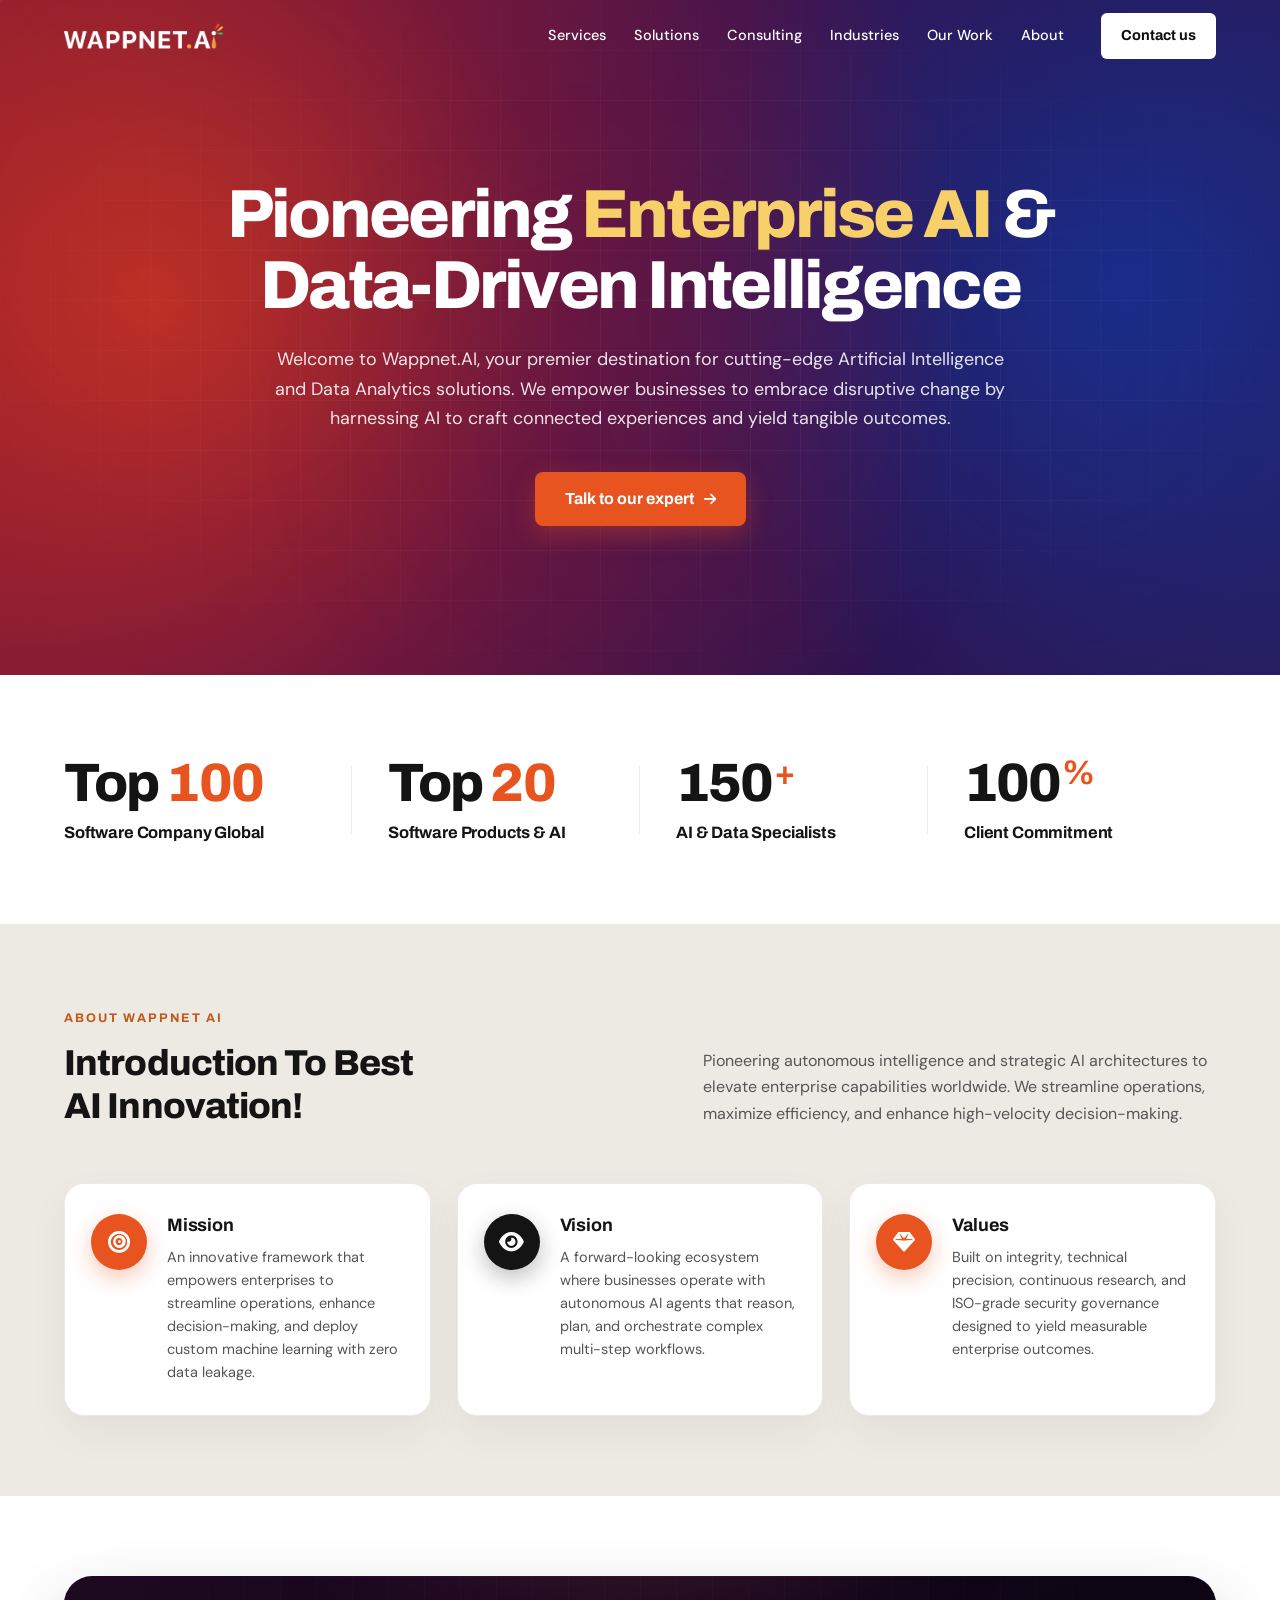
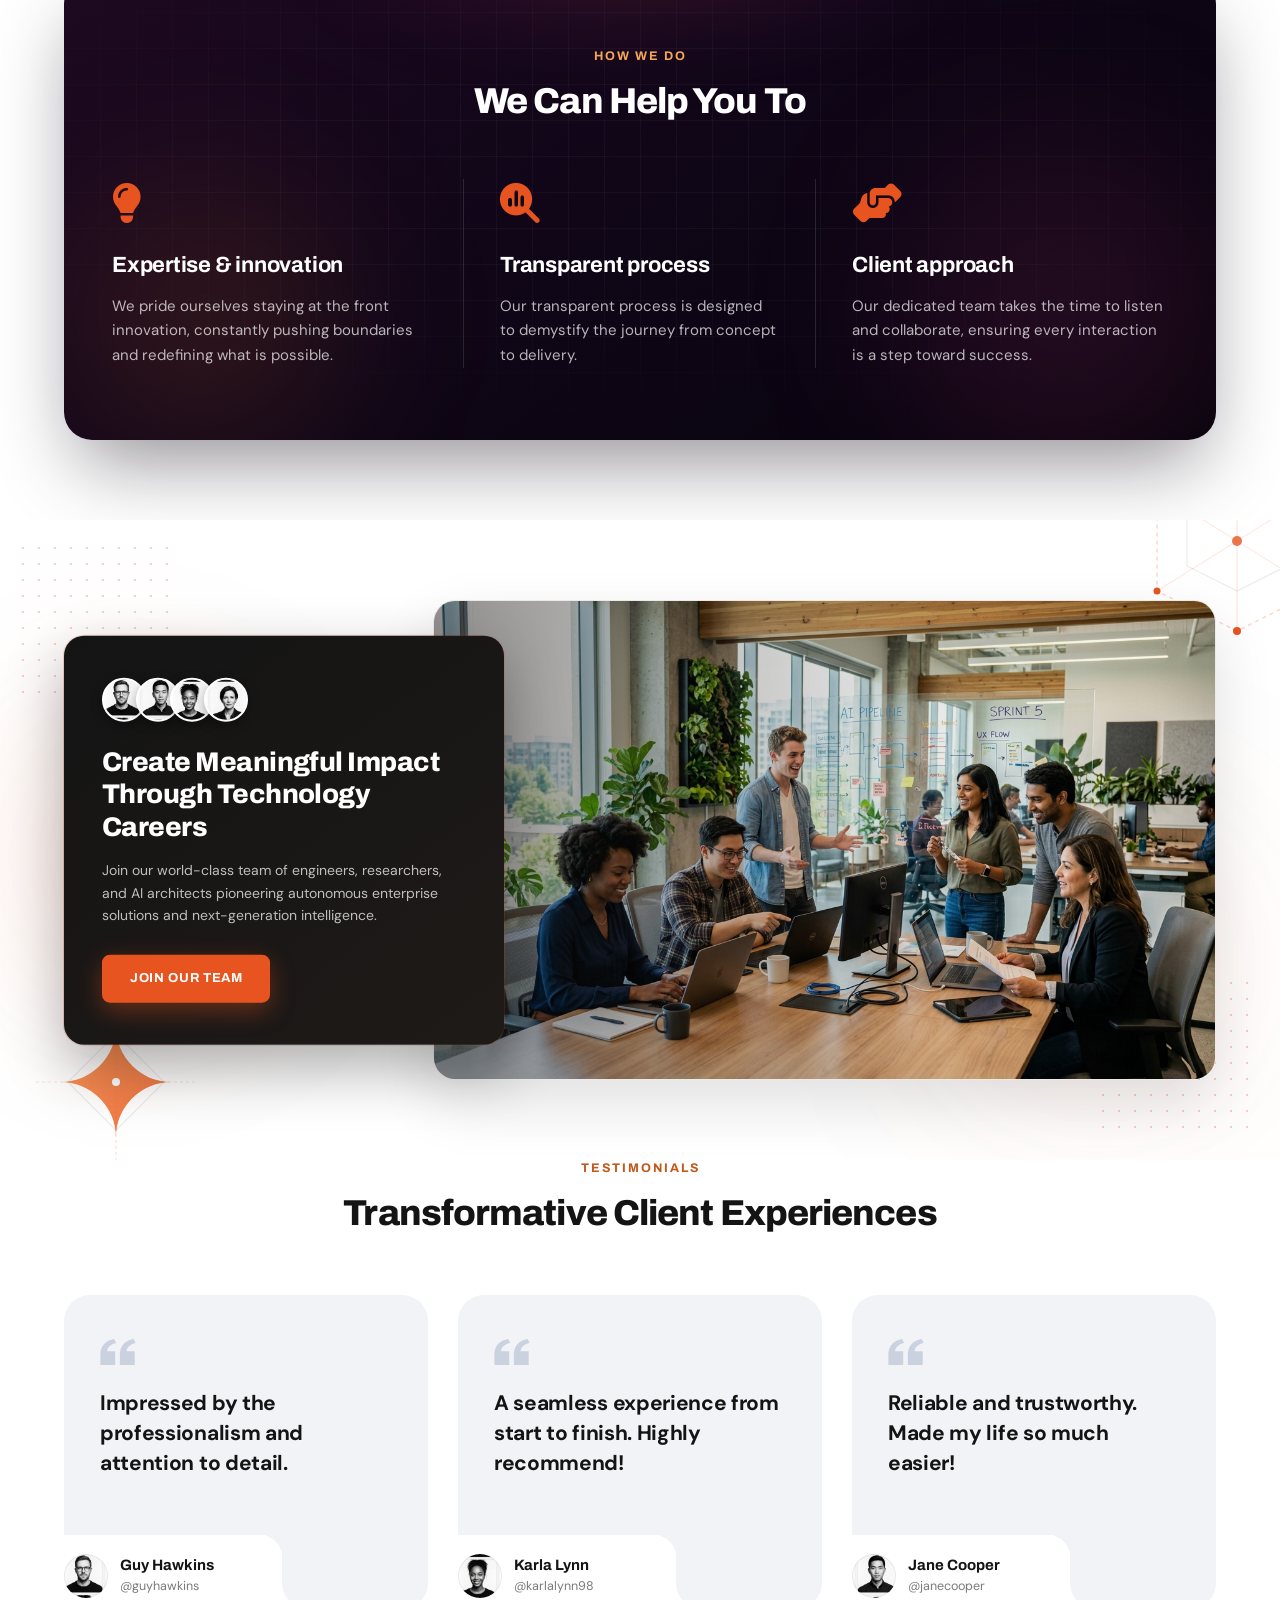
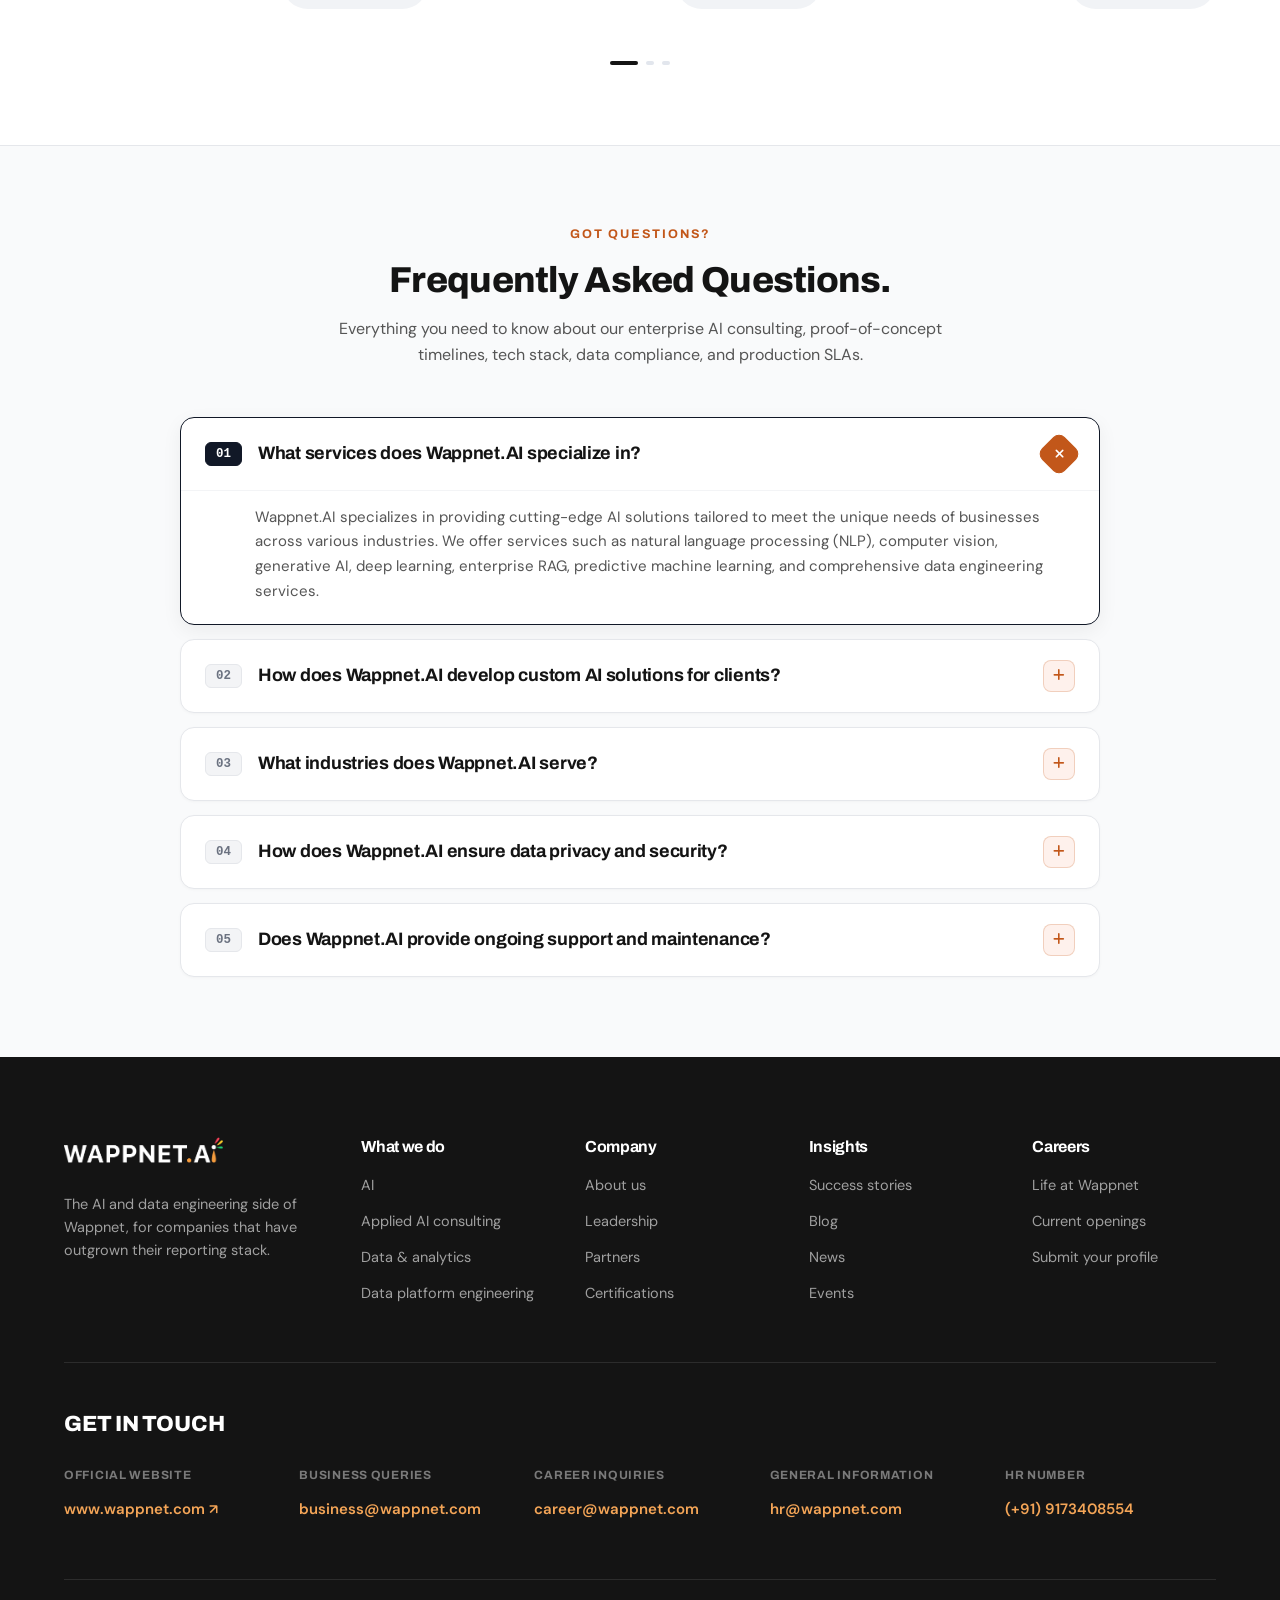
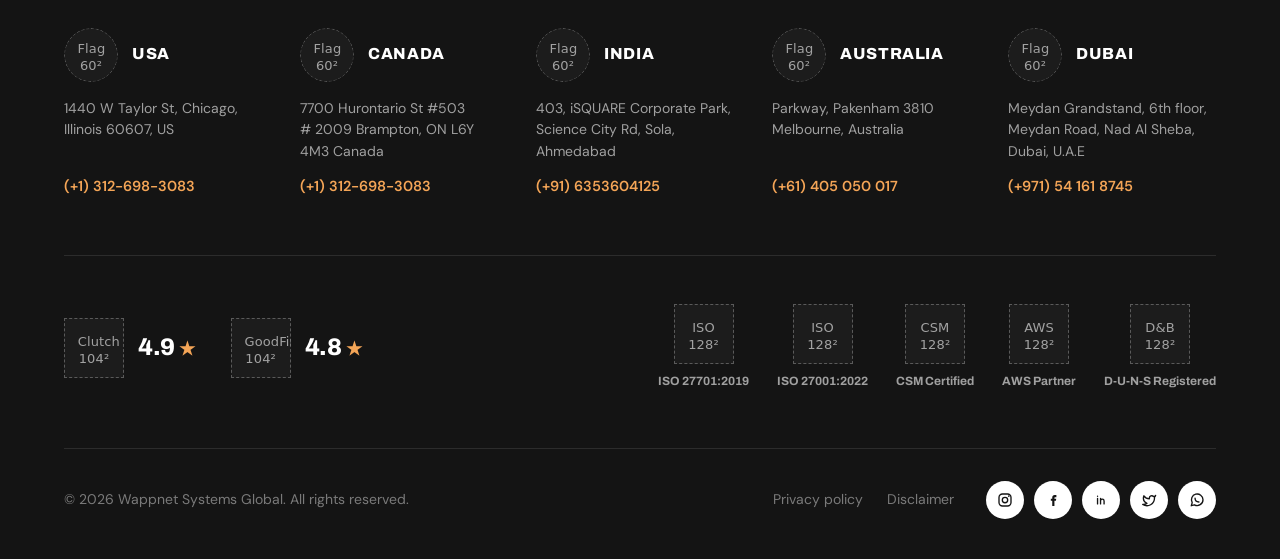
<file: about.html>
<!DOCTYPE html>
<html lang="en">

<head>
  <meta charset="UTF-8">
  <meta name="viewport" content="width=device-width, initial-scale=1.0">
  <title>About Us — Wappnet.AI | Enterprise AI Solutions & Applied Intelligence</title>
  <meta name="description"
    content="Welcome to Wappnet.AI — premier destination for cutting-edge Artificial Intelligence and Data Analytics solutions. Reshaping industries through transformative technology and bespoke engineering.">
  <!-- Google Fonts: Archivo & DM Sans -->
  <link rel="preconnect" href="https://fonts.googleapis.com">
  <link rel="preconnect" href="https://fonts.gstatic.com" crossorigin>
  <link
    href="https://fonts.googleapis.com/css2?family=Archivo:wght@500;600;700;800&family=DM+Sans:opsz,wght@9..40,400;9..40,500;700&display=swap"
    rel="stylesheet">
  <!-- Font Awesome Icons 6.5.2 -->
  <link rel="stylesheet" href="https://cdnjs.cloudflare.com/ajax/libs/font-awesome/6.5.2/css/all.min.css">
  <link rel="stylesheet" href="style.css">
  <script src="./image-slot.js"></script>
  <style>
    /* Exact Match "HOW WE DO / We Can Help You To" Section (Matching Attached Image & Opinion CTA Background) */
    .how-we-do-container {
      position: relative;
      background: linear-gradient(145deg, #1e0921 0%, #100618 45%, #07030c 100%);
      border-radius: 28px;
      padding: 72px 48px;
      overflow: hidden;
      box-shadow: 0 35px 80px -15px rgba(11, 4, 18, 0.45), 0 0 0 1px rgba(255, 255, 255, 0.08);
    }

    .how-we-do-header-center {
      position: relative;
      z-index: 2;
      text-align: center;
      margin-bottom: 56px;
    }

    .how-we-do-badge {
      display: inline-block;
      background: #E8541F;
      color: #ffffff;
      font-family: 'Archivo', sans-serif;
      font-size: 11px;
      font-weight: 800;
      padding: 5px 12px;
      border-radius: 4px;
      letter-spacing: 0.06em;
      text-transform: uppercase;
      margin-bottom: 16px;
    }

    .how-we-do-h2 {
      font-family: 'Archivo', sans-serif;
      font-size: 36px;
      font-weight: 800;
      color: #ffffff;
      letter-spacing: -0.025em;
      line-height: 1.2;
      margin: 0 auto;
      text-align: center;
    }

    .how-we-do-grid {
      display: grid;
      grid-template-columns: repeat(3, 1fr);
      gap: 0;
      position: relative;
      z-index: 2;
    }

    .how-we-do-card {
      padding: 0 36px;
      display: flex;
      flex-direction: column;
      align-items: flex-start;
      position: relative;
    }

    .how-we-do-card:first-child {
      padding-left: 0;
    }

    .how-we-do-card:last-child {
      padding-right: 0;
    }

    .how-we-do-card:not(:last-child)::after {
      content: '';
      position: absolute;
      right: 0;
      top: 0;
      bottom: 0;
      width: 1px;
      background: rgba(255, 255, 255, 0.12);
    }

    .how-we-do-icon {
      font-size: 40px;
      color: #E8541F;
      margin-bottom: 24px;
      display: inline-flex;
      align-items: center;
      justify-content: flex-start;
      line-height: 1;
      height: 48px;
      transition: transform 0.3s ease, color 0.3s ease;
    }

    .how-we-do-card:hover .how-we-do-icon {
      transform: translateY(-2px);
      color: #FF8A3D;
    }

    .how-we-do-title {
      font-family: 'Archivo', sans-serif;
      font-size: 22px;
      font-weight: 700;
      color: #ffffff;
      margin: 0 0 14px 0;
      letter-spacing: -0.01em;
      line-height: 1.3;
    }

    .how-we-do-desc {
      font-family: 'DM Sans', sans-serif;
      font-size: 15px;
      line-height: 1.65;
      color: rgba(255, 255, 255, 0.7);
      margin: 0;
    }



    /* Exact Match Overview Carousel Card Design */
    .overview-carousel-row {
      display: flex;
      align-items: flex-start;
      gap: 28px;
    }

    /* =========================================================================
       2B. CREATIVE BORDERLESS METRICS RIBBON
       ========================================================================= */
    .about-metrics-ribbon {
      padding: 80px 0;
      position: relative;
      z-index: 3;
      background: #ffffff;
    }

    .metrics-ribbon-container {
      max-width: 1200px;
      margin: 0 auto;
      padding: 0 24px;
    }

    .metrics-cards-grid {
      display: grid;
      grid-template-columns: repeat(4, 1fr);
      gap: 0;
      position: relative;
    }

    .metric-column-item {
      display: flex;
      flex-direction: column;
      position: relative;
      padding: 0 36px;
      transition: transform 0.25s ease;
    }

    .metric-column-item:first-child {
      padding-left: 0;
    }

    .metric-column-item:last-child {
      padding-right: 0;
    }

    .metric-column-item:not(:last-child)::after {
      content: '';
      position: absolute;
      right: 0;
      top: 10px;
      bottom: 10px;
      width: 1px;
      background: rgba(0, 0, 0, 0.08);
    }

    .metric-column-item:hover {
      transform: translateY(-4px);
    }



    .metric-stat-number {
      font-family: 'Archivo', sans-serif;
      font-size: clamp(40px, 4.4vw, 54px);
      font-weight: 800;
      color: #141414;
      letter-spacing: -0.035em;
      line-height: 1.05;
      margin: 0 0 10px 0;
    }

    .metric-stat-number .accent-orange {
      color: #E8541F;
    }

    .metric-stat-number .stat-symbol {
      font-size: 34px;
      font-weight: 700;
      color: #E8541F;
      vertical-align: top;
      margin-left: 2px;
    }

    .metric-stat-title {
      font-family: 'Archivo', sans-serif;
      font-size: 16.5px;
      font-weight: 700;
      color: #141414;
      line-height: 1.35;
      letter-spacing: -0.01em;
      margin: 0;
    }

    @media (max-width: 1024px) {
      .metrics-cards-grid {
        grid-template-columns: repeat(2, 1fr);
        gap: 40px 0;
      }

      .metric-column-item {
        padding: 0 24px;
      }

      .metric-column-item:nth-child(odd) {
        padding-left: 0;
      }

      .metric-column-item:nth-child(even) {
        padding-right: 0;
      }

      .metric-column-item:nth-child(2)::after {
        display: none;
      }
    }

    @media (max-width: 600px) {
      .metrics-cards-grid {
        grid-template-columns: 1fr;
        gap: 32px;
      }

      .metric-column-item {
        padding: 0 0 28px 0;
      }

      .metric-column-item::after {
        top: auto;
        bottom: 0;
        left: 0;
        right: 0;
        width: 100%;
        height: 1px;
      }

      .metric-column-item:last-child::after {
        display: none;
      }
    }

    /* =========================================================================
       3. OVERVIEW / ABOUT US SECTION (Matching Reference Image)
       ========================================================================= */
    .overview-modern-section {
      padding: 80px 0;
      background: #EDEAE4;
      position: relative;
    }

    .overview-top-grid {
      display: grid;
      grid-template-columns: 1.15fr 1fr;
      gap: 48px;
      align-items: flex-end;
      margin-bottom: 56px;
    }

    .overview-eyebrow-pill {
      display: inline-flex;
      align-items: center;
      gap: 8px;
      background: #ffffff;
      border: 1px solid #ECEAE6;
      border-radius: 30px;
      padding: 6px 16px;
      font-family: 'Archivo', sans-serif;
      font-size: 11px;
      font-weight: 700;
      letter-spacing: 0.1em;
      text-transform: uppercase;
      color: #141414;
      box-shadow: 0 4px 14px rgba(0, 0, 0, 0.04);
      margin-bottom: 20px;
    }

    .overview-eyebrow-pill .pill-dot {
      width: 6px;
      height: 6px;
      border-radius: 50%;
      background: #E8541F;
      display: inline-block;
    }

    .overview-main-heading {
      font-family: 'Archivo', sans-serif;
      font-size: 36px;
      font-weight: 800;
      color: #141414;
      line-height: 1.18;
      letter-spacing: -0.025em;
      margin: 0;
    }

    .overview-intro-text {
      font-family: 'DM Sans', sans-serif;
      font-size: 16px;
      line-height: 1.65;
      color: #555555;
      margin: 0;
    }

    .overview-cards-grid {
      display: grid;
      grid-template-columns: repeat(3, 1fr);
      gap: 26px;
    }

    .overview-feature-card {
      background: #ffffff;
      border-radius: 20px;
      border: 1px solid #ECEAE6;
      box-shadow: 0 16px 40px rgba(0, 0, 0, 0.05);
      padding: 30px 26px;
      display: flex;
      align-items: flex-start;
      gap: 20px;
      position: relative;
      transition: transform .25s ease, box-shadow .25s ease, border-color .25s ease;
    }

    .overview-feature-card:hover {
      transform: translateY(-6px);
      box-shadow: 0 24px 50px rgba(232, 84, 31, 0.10);
      border-color: rgba(232, 84, 31, 0.35);
    }

    .overview-card-circle-icon {
      width: 56px;
      height: 56px;
      min-width: 56px;
      border-radius: 50%;
      display: flex;
      align-items: center;
      justify-content: center;
      font-size: 22px;
      color: #ffffff;
      transition: transform .25s ease;
    }

    .overview-feature-card:hover .overview-card-circle-icon {
      transform: scale(1.08);
    }

    .overview-card-circle-icon.icon-orange {
      background: #E8541F;
      box-shadow: 0 8px 22px rgba(232, 84, 31, 0.32);
    }

    .overview-card-circle-icon.icon-dark {
      background: #141414;
      box-shadow: 0 8px 22px rgba(20, 20, 20, 0.28);
    }

    .overview-card-content {
      flex: 1;
    }

    .overview-card-title {
      font-family: 'Archivo', sans-serif;
      font-size: 18px;
      font-weight: 700;
      color: #141414;
      margin: 0 0 8px 0;
      line-height: 1.3;
      letter-spacing: -0.01em;
    }

    .overview-card-desc {
      font-family: 'DM Sans', sans-serif;
      font-size: 14.5px;
      line-height: 1.6;
      color: #555555;
      margin: 0;
    }

    @media (max-width: 1024px) {
      .overview-top-grid {
        grid-template-columns: 1fr;
        gap: 24px;
        margin-bottom: 40px;
      }

      .overview-cards-grid {
        grid-template-columns: 1fr;
        gap: 18px;
      }
    }

    /* =========================================================================
       3.5 CAREERS IMPACT BANNER (Matching Reference Image)
       ========================================================================= */
    .careers-impact-section {
      padding: 80px 0;
      background: #ffffff;
      position: relative;
      overflow: hidden;
    }

    /* Ambient Background Blooms & Abstract Matrix (matching index.html) */
    .careers-bg-glow {
      position: absolute;
      border-radius: 50%;
      pointer-events: none;
      z-index: 0;
    }

    .careers-glow-left {
      top: 15%;
      left: -8%;
      width: 480px;
      height: 480px;
      background: radial-gradient(circle, rgba(232, 84, 31, 0.12) 0%, transparent 70%);
      filter: blur(60px);
    }

    .careers-glow-right {
      bottom: -10%;
      right: -6%;
      width: 520px;
      height: 520px;
      background: radial-gradient(circle, rgba(232, 84, 31, 0.08) 0%, transparent 70%);
      filter: blur(80px);
    }

    .careers-abstract-dots {
      position: absolute;
      width: 160px;
      height: 160px;
      background-image: radial-gradient(circle, rgba(232, 84, 31, 0.28) 1.5px, transparent 1.5px);
      background-size: 16px 16px;
      pointer-events: none;
      z-index: 1;
    }

    .careers-dots-top-left {
      top: 20px;
      left: 15px;
    }

    .careers-dots-bottom-right {
      bottom: 25px;
      right: 25px;
    }

    .careers-abstract-shape {
      position: absolute;
      pointer-events: none;
      z-index: 1;
    }

    .shape-top-right {
      top: -89px;
      right: -6%;
      animation: floatShapeSlow 12s ease-in-out infinite alternate;
    }

    .shape-bottom-left {
      bottom: -20px;
      left: 2%;
      animation: floatShapeSlow 10s ease-in-out infinite alternate-reverse;
    }

    @keyframes floatShapeSlow {
      0% {
        transform: translateY(0) rotate(0deg);
      }

      100% {
        transform: translateY(-8px) rotate(4deg);
      }
    }

    .careers-impact-banner {
      position: relative;
      display: flex;
      align-items: center;
      min-height: 480px;
      z-index: 2;
    }

    .careers-image-wrapper {
      position: relative;
      width: 68%;
      margin-left: auto;
      height: 480px;
      border-radius: 22px;
      overflow: hidden;
      box-shadow: 0 24px 60px rgba(0, 0, 0, 0.12);
      border: 1px solid #ECEAE6;
    }

    .careers-image-wrapper img {
      width: 100%;
      height: 100%;
      object-fit: cover;
      object-position: center;
      display: block;
      transition: transform 0.6s cubic-bezier(0.16, 1, 0.3, 1);
    }

    .careers-impact-banner:hover .careers-image-wrapper img {
      transform: scale(1.03);
    }

    .careers-image-overlay {
      position: absolute;
      inset: 0;
      background: linear-gradient(90deg, rgba(15, 12, 10, 0.45) 0%, rgba(15, 12, 10, 0.1) 60%, transparent 100%);
      pointer-events: none;
    }

    .careers-overlay-card {
      position: absolute;
      left: 0;
      top: 50%;
      transform: translateY(-50%);
      width: 440px;
      background: linear-gradient(145deg, #141414 0%, #1E1A18 100%);
      border-radius: 20px;
      padding: 42px 38px;
      box-shadow: 0 24px 60px rgba(0, 0, 0, 0.32), 0 0 0 1px rgba(232, 84, 31, 0.22);
      z-index: 2;
      color: #ffffff;
      transition: transform .3s ease, box-shadow .3s ease;
    }

    .careers-impact-banner:hover .careers-overlay-card {
      transform: translateY(calc(-50% - 4px));
      box-shadow: 0 30px 70px rgba(0, 0, 0, 0.38), 0 0 0 1px rgba(232, 84, 31, 0.35);
    }

    .careers-avatar-stack {
      display: flex;
      align-items: center;
      margin-bottom: 24px;
    }

    .careers-avatar {
      width: 44px;
      height: 44px;
      border-radius: 50%;
      border: 2.5px solid #ffffff;
      background-image: url('images/team_avatars.jpg');
      background-size: 200% 200%;
      margin-left: -10px;
      box-shadow: 0 4px 12px rgba(0, 0, 0, 0.35);
      background-color: #1a1a1a;
      flex-shrink: 0;
    }

    .careers-avatar:first-child {
      margin-left: 0;
    }

    .careers-avatar.avatar-1 {
      background-position: 8% 8%;
    }

    .careers-avatar.avatar-2 {
      background-position: 92% 8%;
    }

    .careers-avatar.avatar-3 {
      background-position: 8% 92%;
    }

    .careers-avatar.avatar-4 {
      background-position: 92% 92%;
    }

    .careers-card-heading {
      font-family: 'Archivo', sans-serif;
      font-size: 27px;
      font-weight: 800;
      line-height: 1.2;
      letter-spacing: -0.02em;
      color: #ffffff;
      margin: 0 0 16px 0;
    }

    .careers-card-desc {
      font-family: 'DM Sans', sans-serif;
      font-size: 14px;
      line-height: 1.62;
      color: rgba(255, 255, 255, 0.72);
      margin: 0 0 28px 0;
    }

    .careers-cta-btn {
      display: inline-flex;
      align-items: center;
      justify-content: center;
      gap: 8px;
      background: #E8541F;
      color: #ffffff;
      font-family: 'Archivo', sans-serif;
      font-size: 13px;
      font-weight: 700;
      letter-spacing: 0.05em;
      text-transform: uppercase;
      text-decoration: none;
      padding: 13px 28px;
      border-radius: 8px;
      box-shadow: 0 8px 24px rgba(232, 84, 31, 0.38);
      transition: all .25s ease;
    }

    .careers-cta-btn:hover {
      background: #FF6F3C;
      transform: translateY(-2px);
      box-shadow: 0 12px 30px rgba(232, 84, 31, 0.55);
      color: #ffffff;
    }

    @media (max-width: 992px) {
      .careers-impact-banner {
        flex-direction: column;
        min-height: auto;
      }

      .careers-image-wrapper {
        width: 100%;
        height: 320px;
        margin-left: 0;
      }

      .careers-overlay-card {
        position: static;
        transform: none;
        width: 100%;
        margin-top: -36px;
        box-sizing: border-box;
      }

      .careers-impact-banner:hover .careers-overlay-card {
        transform: none;
      }
    }

    /* =========================================================================
       3.8 TESTIMONIALS SECTION (Exact Match from User Reference Image)
       ========================================================================= */
    .testimonials-section {
      padding-bottom: 80px;
      padding-top: 0px;
      background: #ffffff;
      position: relative;
    }

    .testimonials-header {
      text-align: center;
      margin-bottom: 60px;
    }

    .testimonials-eyebrow {
      font-family: 'Archivo', sans-serif;
      font-size: 12px;
      font-weight: 700;
      letter-spacing: 0.08em;
      text-transform: uppercase;
      color: #E8541F;
      margin-bottom: 12px;
    }

    .testimonials-heading {
      font-family: 'Archivo', sans-serif;
      font-size: 36px;
      font-weight: 800;
      color: #141414;
      letter-spacing: -0.025em;
      margin: 0;
      line-height: 1.2;
    }

    .testimonials-grid {
      display: grid;
      grid-template-columns: repeat(3, 1fr);
      gap: 30px;
    }

    .testimonial-card {
      display: flex;
      flex-direction: column;
      position: relative;
      transition: transform .28s cubic-bezier(0.16, 1, 0.3, 1);
    }

    .testimonial-card:hover {
      transform: translateY(-6px);
    }

    .testimonial-card-main {
      background: #F1F3F6;
      border-radius: 26px 26px 0 0;
      padding: 44px 36px 28px;
      display: flex;
      flex-direction: column;
      min-height: 240px;
      position: relative;
      box-sizing: border-box;
    }

    .testimonial-quote-icon {
      color: #CBD2DF;
      margin-bottom: 24px;
      display: block;
      line-height: 1;
      transition: color .25s ease, transform .25s ease;
    }

    .testimonial-quote-icon svg {
      width: 36px;
      height: 26px;
      display: block;
    }

    .testimonial-card:hover .testimonial-quote-icon {
      color: #E8541F;
      transform: scale(1.06);
    }

    .testimonial-quote-text {
      font-family: 'DM Sans', sans-serif;
      font-size: 21px;
      font-weight: 700;
      line-height: 1.42;
      color: #141414;
      letter-spacing: -0.015em;
      margin: 0;
    }

    .testimonial-card-footer {
      display: flex;
      height: 74px;
      position: relative;
    }

    .testimonial-author-notch {
      flex: 1;
      background: #ffffff;
      display: flex;
      align-items: center;
      gap: 12px;
      padding: 8px 12px 0 0;
      border-radius: 0 0 0 26px;
    }

    .testimonial-author-avatar {
      width: 44px;
      height: 44px;
      border-radius: 50%;
      background-image: url('images/team_avatars.jpg');
      background-size: 200% 200%;
      background-color: #141414;
      flex-shrink: 0;
      border: 1px solid rgba(0, 0, 0, 0.06);
    }

    .testimonial-author-avatar.avatar-1 {
      background-position: 8% 8%;
    }

    .testimonial-author-avatar.avatar-2 {
      background-position: 8% 92%;
    }

    .testimonial-author-avatar.avatar-3 {
      background-position: 92% 8%;
    }

    .testimonial-author-name {
      font-family: 'Archivo', sans-serif;
      font-size: 15px;
      font-weight: 700;
      color: #141414;
      line-height: 1.2;
    }

    .testimonial-author-handle {
      font-family: 'DM Sans', sans-serif;
      font-size: 12.5px;
      color: #7a7a7a;
      margin-top: 2px;
    }

    .testimonial-card-tab {
      width: 40%;
      background: #F1F3F6;
      border-radius: 0 0 26px 26px;
      position: relative;
    }

    .testimonial-card-tab::before {
      content: '';
      position: absolute;
      top: 0;
      left: -22px;
      width: 22px;
      height: 22px;
      background: transparent;
      border-top-right-radius: 22px;
      box-shadow: 6px -6px 0 0 #F1F3F6;
      pointer-events: none;
    }

    .testimonials-dots {
      display: flex;
      align-items: center;
      justify-content: center;
      gap: 8px;
      margin-top: 52px;
    }

    .testimonial-dot {
      height: 4px;
      border-radius: 4px;
      background: #E2E6ED;
      transition: all .25s ease;
      display: inline-block;
    }

    .testimonial-dot.active {
      width: 28px;
      background: #141414;
    }

    .testimonial-dot:not(.active) {
      width: 8px;
    }

    @media (max-width: 992px) {
      .testimonials-grid {
        grid-template-columns: 1fr;
        gap: 24px;
      }
    }

    @media (max-width: 900px) {
      .how-we-do-container {
        padding: 40px 24px;
      }

      .how-we-do-grid {
        grid-template-columns: 1fr;
        gap: 36px;
      }

      .how-we-do-card {
        padding: 0 0 32px 0;
      }

      .how-we-do-card:not(:last-child)::after {
        right: 0;
        top: auto;
        bottom: 0;
        width: 100%;
        height: 1px;
      }
    }
  </style>
</head>

<body>

  <header id="site-header" class="site-header"
    style="position:fixed;top:0;left:0;right:0;z-index:80;background:transparent;border-bottom:1px solid transparent;transition:background .3s ease,border-color .3s ease">
    <div
      style="max-width:1200px;margin:0 auto;padding:0 24px;height:72px;display:flex;align-items:center;justify-content:space-between;gap:24px">
      <a href="index.html" style="display:flex;align-items:center;flex:none"><img src="uploads/white-logo.png"
          alt="Wappnet.ai" style="height:26px;width:auto;display:block"></a>

      <nav class="site-desktop-nav" style="margin-left:auto">
        <div style="display:flex;align-items:center;gap:2px">
          <div data-menu-target="services" class="site-nav-item"
            style="position:relative;padding:24px 13px;font-size:14.5px;font-weight:500;color:#fff;cursor:default;white-space:nowrap;transition:color .2s ease"
            style-hover="color:#fff">Services<span class="site-nav-bar" data-nav-bar="services"
              style="position:absolute;left:13px;right:13px;bottom:20px;height:2px;background:#fff;border-radius:2px;opacity:0;transform:scaleX(.4);transform-origin:center;transition:opacity .2s ease,transform .25s cubic-bezier(.16,1,.3,1)"></span>
          </div>
          <div data-menu-target="solutions" class="site-nav-item"
            style="position:relative;padding:24px 13px;font-size:14.5px;font-weight:500;color:#fff;cursor:default;white-space:nowrap;transition:color .2s ease"
            style-hover="color:#fff">Solutions<span class="site-nav-bar" data-nav-bar="solutions"
              style="position:absolute;left:13px;right:13px;bottom:20px;height:2px;background:#fff;border-radius:2px;opacity:0;transform:scaleX(.4);transform-origin:center;transition:opacity .2s ease,transform .25s cubic-bezier(.16,1,.3,1)"></span>
          </div>
          <div data-menu-target="consulting" class="site-nav-item"
            style="position:relative;padding:24px 13px;font-size:14.5px;font-weight:500;color:#fff;cursor:default;white-space:nowrap;transition:color .2s ease"
            style-hover="color:#fff">Consulting<span class="site-nav-bar" data-nav-bar="consulting"
              style="position:absolute;left:13px;right:13px;bottom:20px;height:2px;background:#fff;border-radius:2px;opacity:0;transform:scaleX(.4);transform-origin:center;transition:opacity .2s ease,transform .25s cubic-bezier(.16,1,.3,1)"></span>
          </div>
          <div data-menu-target="industries" class="site-nav-item"
            style="position:relative;padding:24px 13px;font-size:14.5px;font-weight:500;color:#fff;cursor:default;white-space:nowrap;transition:color .2s ease"
            style-hover="color:#fff">Industries<span class="site-nav-bar" data-nav-bar="industries"
              style="position:absolute;left:13px;right:13px;bottom:20px;height:2px;background:#fff;border-radius:2px;opacity:0;transform:scaleX(.4);transform-origin:center;transition:opacity .2s ease,transform .25s cubic-bezier(.16,1,.3,1)"></span>
          </div>
          <div data-menu-target="work" class="site-nav-item"
            style="position:relative;padding:24px 13px;font-size:14.5px;font-weight:500;color:#fff;cursor:default;white-space:nowrap;transition:color .2s ease"
            style-hover="color:#fff">Our Work<span class="site-nav-bar" data-nav-bar="work"
              style="position:absolute;left:13px;right:13px;bottom:20px;height:2px;background:#fff;border-radius:2px;opacity:0;transform:scaleX(.4);transform-origin:center;transition:opacity .2s ease,transform .25s cubic-bezier(.16,1,.3,1)"></span>
          </div>
          <a href="about.html" data-menu-target="company" class="site-nav-item"
            style="position:relative;padding:24px 13px;font-size:14.5px;font-weight:500;color:#fff;cursor:default;white-space:nowrap;transition:color .2s ease"
            ;cursor:pointer;text-decoration:none" style-hover="color:#fff">About<span class="site-nav-bar"
              data-nav-bar="company"
              style="position:absolute;left:13px;right:13px;bottom:20px;height:2px;background:#fff;border-radius:2px;opacity:0;transform:scaleX(.4);transform-origin:center;transition:opacity .2s ease,transform .25s cubic-bezier(.16,1,.3,1)"></span></a>
        </div>
      </nav>

      <a class="site-nav-contact-btn" href="#contact"
        style="flex:none;background:#fff;color:#0D0D0F;border-radius:6px;padding:11px 20px;font-size:14.5px;font-weight:700;font-family:'Archivo',sans-serif;white-space:nowrap;transition:transform .2s ease,box-shadow .2s ease"
        style-hover="transform:translateY(-2px);box-shadow:0 10px 24px rgba(0,0,0,.25);color:#0D0D0F">Contact us</a>

      <button class="site-mobile-menu-btn" id="site-mobile-toggle" aria-label="Toggle Navigation Menu"
        style="margin-left:auto;background:none;border:1px solid rgba(255,255,255,.35);border-radius:6px;color:#fff;padding:9px 14px;font-family:'Archivo',sans-serif;font-size:14px;font-weight:600;cursor:pointer">Menu</button>
    </div>

    <div class="site-mega-menu-wrapper" data-menu-panel="services">
      <div style="position:relative;padding:12px 0 34px">
        <div style="max-width:1200px;margin:0 auto;padding:0 24px">
          <div id="svc-panel-container"
            style="background:#fff;border-radius:24px;box-shadow:0 40px 90px rgba(13,13,15,.34);padding:18px;display:grid;grid-template-columns:minmax(0,290px) minmax(0,1fr);gap:14px 24px;align-items:start;max-height:calc(100vh - 92px);overflow-y:auto;animation:panelIn .2s ease-out both">
            <div data-promo
              style="background:#0D0D0F;border-radius:16px;overflow:hidden;display:flex;flex-direction:column;min-width:0;position:sticky;top:0">
              <div style="padding:22px 22px 18px">
                <h3
                  style="font-family:'Archivo',sans-serif;font-size:21px;font-weight:800;letter-spacing:-.03em;line-height:1.15;color:#fff;text-wrap:pretty">
                  AI, Data &amp; ML systems that make it to <span style="color:#E8541F">production.</span></h3>
                <p
                  style="margin-top:12px;font-size:12.5px;line-height:1.5;color:rgba(255,255,255,.66);text-wrap:pretty">
                  From strategy and prototype to integration, analytics, security and scale — senior engineers working
                  inside your existing technology ecosystem.</p>
                <a href="#capabilities"
                  style="margin-top:16px;display:inline-flex;align-items:center;gap:10px;border:1.5px solid rgba(255,255,255,.5);border-radius:8px;padding:10px 16px;font-family:'Archivo',sans-serif;font-size:13.5px;font-weight:700;color:#fff;white-space:nowrap;transition:background .2s ease,color .2s ease"
                  style-hover="background:#fff;color:#0D0D0F">Explore AI services <span
                    style="font-size:16px;flex:none">→</span></a>
              </div>
              <div data-promo-visual style="position:relative;height:110px;flex:none;margin-top:auto"><image-slot
                  id="menu-services-visual" shape="rect" placeholder="AI visual · 600×220px"></image-slot></div>
            </div>
            <div id="svc-grid-container" style="display:grid;grid-template-columns:1fr 1fr;gap:0 26px;min-width:0">
              <div data-svc-card
                style="display:grid;grid-template-columns:40px minmax(0,1fr);gap:14px;align-items:start;padding:11px 0;border-top:none">
                <a href="service.html"
                  style="grid-column:1/-1;display:grid;grid-template-columns:40px minmax(0,1fr);gap:14px;align-items:start;color:#141414;text-decoration:none"
                  style-hover="color:#141414">
                  <span
                    style="width:40px;height:40px;border-radius:9px;background:#FDECE4;display:inline-flex;align-items:center;justify-content:center;flex:none"><svg
                      width="20" height="20" viewBox="0 0 24 24" fill="none" stroke="#E8541F" stroke-width="1.5"
                      stroke-linecap="round" stroke-linejoin="round">
                      <path d="M12 2L2 7l10 5 10-5-10-5zM2 17l10 5 10-5M2 12l10 5 10-5"></path>
                    </svg></span>
                  <span style="display:block;min-width:0">
                    <span style="display:flex;align-items:center;gap:8px">
                      <span
                        style="display:block;font-family:'Archivo',sans-serif;font-size:15px;font-weight:800;letter-spacing:-.015em;line-height:1.25;text-wrap:pretty;color:#141414">AI
                        Consulting &amp; Development Services</span>
                      <span
                        style="background:#E8541F;color:#fff;font-size:10px;font-weight:700;padding:2px 6px;border-radius:4px;text-transform:uppercase;letter-spacing:0.04em">Featured</span>
                    </span>
                    <span data-svc-copy
                      style="display:block;margin-top:5px;font-size:12.5px;color:#7a7a7a;line-height:1.45;text-wrap:pretty">End-to-end
                      strategic AI consulting, custom model engineering, and scalable enterprise intelligence
                      platforms.</span>
                    <span data-svc-more
                      style="display:inline-flex;align-items:center;gap:6px;margin-top:7px;font-size:12.5px;font-weight:700;color:#E8541F">Explore
                      service <span style="font-size:15px;flex:none">→</span></span>
                  </span>
                </a>
              </div>
              <div data-svc-card
                style="display:grid;grid-template-columns:40px minmax(0,1fr);gap:14px;align-items:start;padding:11px 0;border-top:none">
                <a href="Wappnet AI Service.dc.html"
                  style="grid-column:1/-1;display:grid;grid-template-columns:40px minmax(0,1fr);gap:14px;align-items:start;color:#141414;text-decoration:none"
                  style-hover="color:#141414">
                  <span
                    style="width:40px;height:40px;border-radius:9px;background:#FDECE4;display:inline-flex;align-items:center;justify-content:center;flex:none"><svg
                      width="20" height="20" viewBox="0 0 24 24" fill="none" stroke="#E8541F" stroke-width="1.5"
                      stroke-linecap="round" stroke-linejoin="round">
                      <rect x="6" y="9" width="12" height="9" rx="2.4"></rect>
                      <path d="M12 6V4.2"></path>
                      <circle cx="12" cy="3.4" r="1.1"></circle>
                      <path d="M9.6 12.6h.01M14.4 12.6h.01M10 15.4h4"></path>
                      <path d="M4 12v2.6M20 12v2.6"></path>
                    </svg></span>
                  <span style="display:block;min-width:0">
                    <span style="display:flex;align-items:center;gap:8px">
                      <span
                        style="display:block;font-family:'Archivo',sans-serif;font-size:15px;font-weight:800;letter-spacing:-.015em;line-height:1.25;text-wrap:pretty;color:#141414">AI
                        Agents &amp; Workflow Automation</span>

                    </span>
                    <span data-svc-copy
                      style="display:block;margin-top:5px;font-size:12.5px;color:#7a7a7a;line-height:1.45;text-wrap:pretty">Build
                      intelligent agents that reason, act and automate workflows across your business systems.</span>
                    <span data-svc-more
                      style="display:inline-flex;align-items:center;gap:6px;margin-top:7px;font-size:12.5px;font-weight:700;color:#E8541F">Learn
                      more <span style="font-size:15px;flex:none">→</span></span>
                  </span>
                </a>
              </div>
              <div data-svc-card
                style="display:grid;grid-template-columns:40px minmax(0,1fr);gap:14px;align-items:start;padding:11px 0;border-top:1px solid #EEECE8">
                <a href="Wappnet AI Service.dc.html"
                  style="grid-column:1/-1;display:grid;grid-template-columns:40px minmax(0,1fr);gap:14px;align-items:start;color:#141414;text-decoration:none"
                  style-hover="color:#141414">
                  <span
                    style="width:40px;height:40px;border-radius:9px;background:#FDECE4;display:inline-flex;align-items:center;justify-content:center;flex:none"><svg
                      width="20" height="20" viewBox="0 0 24 24" fill="none" stroke="#E8541F" stroke-width="1.5"
                      stroke-linecap="round" stroke-linejoin="round">
                      <path
                        d="M11 5.2a2.7 2.7 0 0 0-4.9 1.5c-1.3.5-2.1 1.7-2.1 3.1 0 .9.4 1.8 1 2.4-.4.5-.6 1.2-.6 1.9 0 1.6 1.3 3 2.9 3.1h1.7M13 5.2a2.7 2.7 0 0 1 4.9 1.5c1.3.5 2.1 1.7 2.1 3.1 0 .9-.4 1.8-1 2.4.4.5.6 1.2.6 1.9 0 1.6-1.3 3-2.9 3.1h-1.7">
                      </path>
                      <path d="M12 4v16"></path>
                    </svg></span>
                  <span style="display:block;min-width:0">
                    <span style="display:flex;align-items:center;gap:8px">
                      <span
                        style="display:block;font-family:'Archivo',sans-serif;font-size:15px;font-weight:800;letter-spacing:-.015em;line-height:1.25;text-wrap:pretty;color:#141414">Enterprise
                        RAG &amp; Knowledge AI</span>

                    </span>
                    <span data-svc-copy
                      style="display:block;margin-top:5px;font-size:12.5px;color:#7a7a7a;line-height:1.45;text-wrap:pretty">Secure
                      AI assistants connected to your documents, databases and internal tools.</span>
                    <span data-svc-more
                      style="display:inline-flex;align-items:center;gap:6px;margin-top:7px;font-size:12.5px;font-weight:700;color:#E8541F">Learn
                      more <span style="font-size:15px;flex:none">→</span></span>
                  </span>
                </a>
              </div>
              <div data-svc-card
                style="display:grid;grid-template-columns:40px minmax(0,1fr);gap:14px;align-items:start;padding:11px 0;border-top:1px solid #EEECE8">
                <a href="Wappnet AI Service.dc.html"
                  style="grid-column:1/-1;display:grid;grid-template-columns:40px minmax(0,1fr);gap:14px;align-items:start;color:#141414;text-decoration:none"
                  style-hover="color:#141414">
                  <span
                    style="width:40px;height:40px;border-radius:9px;background:#FDECE4;display:inline-flex;align-items:center;justify-content:center;flex:none"><svg
                      width="20" height="20" viewBox="0 0 24 24" fill="none" stroke="#E8541F" stroke-width="1.5"
                      stroke-linecap="round" stroke-linejoin="round">
                      <path d="M12 3a3 3 0 0 0-3 3v6a3 3 0 0 0 6 0V6a3 3 0 0 0-3-3z"></path>
                      <path d="M19 10v2a7 7 0 0 1-14 0v-2M12 19v3M8 22h8"></path>
                    </svg></span>
                  <span style="display:block;min-width:0">
                    <span style="display:flex;align-items:center;gap:8px">
                      <span
                        style="display:block;font-family:'Archivo',sans-serif;font-size:15px;font-weight:800;letter-spacing:-.015em;line-height:1.25;text-wrap:pretty;color:#141414">Voice
                        &amp; Conversational AI</span>

                    </span>
                    <span data-svc-copy
                      style="display:block;margin-top:5px;font-size:12.5px;color:#7a7a7a;line-height:1.45;text-wrap:pretty">AI
                      voice and messaging agents for sales, support, scheduling and customer operations.</span>
                    <span data-svc-more
                      style="display:inline-flex;align-items:center;gap:6px;margin-top:7px;font-size:12.5px;font-weight:700;color:#E8541F">Learn
                      more <span style="font-size:15px;flex:none">→</span></span>
                  </span>
                </a>
              </div>
              <div data-svc-card
                style="display:grid;grid-template-columns:40px minmax(0,1fr);gap:14px;align-items:start;padding:11px 0;border-top:1px solid #EEECE8">
                <a href="#capabilities"
                  style="grid-column:1/-1;display:grid;grid-template-columns:40px minmax(0,1fr);gap:14px;align-items:start;color:#141414;text-decoration:none"
                  style-hover="color:#141414">
                  <span
                    style="width:40px;height:40px;border-radius:9px;background:#FDECE4;display:inline-flex;align-items:center;justify-content:center;flex:none"><svg
                      width="20" height="20" viewBox="0 0 24 24" fill="none" stroke="#E8541F" stroke-width="1.5"
                      stroke-linecap="round" stroke-linejoin="round">
                      <path d="m18 16 4-4-4-4M6 8l-4 4 4 4M14.5 4l-5 16"></path>
                    </svg></span>
                  <span style="display:block;min-width:0">
                    <span style="display:flex;align-items:center;gap:8px">
                      <span
                        style="display:block;font-family:'Archivo',sans-serif;font-size:15px;font-weight:800;letter-spacing:-.015em;line-height:1.25;text-wrap:pretty;color:#141414">AI-Powered
                        Product Engineering</span>

                    </span>
                    <span data-svc-copy
                      style="display:block;margin-top:5px;font-size:12.5px;color:#7a7a7a;line-height:1.45;text-wrap:pretty">Build
                      AI-native products or add AI capabilities to existing software architectures.</span>
                    <span data-svc-more
                      style="display:inline-flex;align-items:center;gap:6px;margin-top:7px;font-size:12.5px;font-weight:700;color:#E8541F">Learn
                      more <span style="font-size:15px;flex:none">→</span></span>
                  </span>
                </a>
              </div>
              <div data-svc-card
                style="display:grid;grid-template-columns:40px minmax(0,1fr);gap:14px;align-items:start;padding:11px 0;border-top:1px solid #EEECE8">
                <a href="#capability-depth"
                  style="grid-column:1/-1;display:grid;grid-template-columns:40px minmax(0,1fr);gap:14px;align-items:start;color:#141414;text-decoration:none"
                  style-hover="color:#141414">
                  <span
                    style="width:40px;height:40px;border-radius:9px;background:#FDECE4;display:inline-flex;align-items:center;justify-content:center;flex:none"><svg
                      width="20" height="20" viewBox="0 0 24 24" fill="none" stroke="#E8541F" stroke-width="1.5"
                      stroke-linecap="round" stroke-linejoin="round">
                      <ellipse cx="12" cy="5" rx="9" ry="3"></ellipse>
                      <path d="M3 5v14c0 1.66 4 3 9 3s9-1.34 9-3V5"></path>
                      <path d="M3 12c0 1.66 4 3 9 3s9-1.34 9-3"></path>
                    </svg></span>
                  <span style="display:block;min-width:0">
                    <span style="display:flex;align-items:center;gap:8px">
                      <span
                        style="display:block;font-family:'Archivo',sans-serif;font-size:15px;font-weight:800;letter-spacing:-.015em;line-height:1.25;text-wrap:pretty;color:#141414">Data
                        Engineering &amp; AI-Ready Data</span>

                    </span>
                    <span data-svc-copy
                      style="display:block;margin-top:5px;font-size:12.5px;color:#7a7a7a;line-height:1.45;text-wrap:pretty">Build
                      reliable pipelines, lakehouses and data foundations for analytics and AI.</span>
                    <span data-svc-more
                      style="display:inline-flex;align-items:center;gap:6px;margin-top:7px;font-size:12.5px;font-weight:700;color:#E8541F">Learn
                      more <span style="font-size:15px;flex:none">→</span></span>
                  </span>
                </a>
              </div>
              <div data-svc-card
                style="display:grid;grid-template-columns:40px minmax(0,1fr);gap:14px;align-items:start;padding:11px 0;border-top:1px solid #EEECE8">
                <a href="#capability-depth"
                  style="grid-column:1/-1;display:grid;grid-template-columns:40px minmax(0,1fr);gap:14px;align-items:start;color:#141414;text-decoration:none"
                  style-hover="color:#141414">
                  <span
                    style="width:40px;height:40px;border-radius:9px;background:#FDECE4;display:inline-flex;align-items:center;justify-content:center;flex:none"><svg
                      width="20" height="20" viewBox="0 0 24 24" fill="none" stroke="#E8541F" stroke-width="1.5"
                      stroke-linecap="round" stroke-linejoin="round">
                      <path d="M3 3v18h18"></path>
                      <path d="m19 9-5 5-4-4-3 3"></path>
                    </svg></span>
                  <span style="display:block;min-width:0">
                    <span style="display:flex;align-items:center;gap:8px">
                      <span
                        style="display:block;font-family:'Archivo',sans-serif;font-size:15px;font-weight:800;letter-spacing:-.015em;line-height:1.25;text-wrap:pretty;color:#141414">Machine
                        Learning &amp; Predictive AI</span>

                    </span>
                    <span data-svc-copy
                      style="display:block;margin-top:5px;font-size:12.5px;color:#7a7a7a;line-height:1.45;text-wrap:pretty">Build
                      ML systems for forecasting, classification, recommendation and fraud detection.</span>
                    <span data-svc-more
                      style="display:inline-flex;align-items:center;gap:6px;margin-top:7px;font-size:12.5px;font-weight:700;color:#E8541F">Learn
                      more <span style="font-size:15px;flex:none">→</span></span>
                  </span>
                </a>
              </div>
              <div data-svc-card
                style="display:grid;grid-template-columns:40px minmax(0,1fr);gap:14px;align-items:start;padding:11px 0;border-top:1px solid #EEECE8">
                <a href="#capabilities"
                  style="grid-column:1/-1;display:grid;grid-template-columns:40px minmax(0,1fr);gap:14px;align-items:start;color:#141414;text-decoration:none"
                  style-hover="color:#141414">
                  <span
                    style="width:40px;height:40px;border-radius:9px;background:#FDECE4;display:inline-flex;align-items:center;justify-content:center;flex:none"><svg
                      width="20" height="20" viewBox="0 0 24 24" fill="none" stroke="#E8541F" stroke-width="1.5"
                      stroke-linecap="round" stroke-linejoin="round">
                      <circle cx="18" cy="18" r="3"></circle>
                      <circle cx="6" cy="6" r="3"></circle>
                      <path d="M6 21V9a9 9 0 0 0 9 9"></path>
                    </svg></span>
                  <span style="display:block;min-width:0">
                    <span style="display:flex;align-items:center;gap:8px">
                      <span
                        style="display:block;font-family:'Archivo',sans-serif;font-size:15px;font-weight:800;letter-spacing:-.015em;line-height:1.25;text-wrap:pretty;color:#141414">AI
                        Integration &amp; Modernization</span>

                    </span>
                    <span data-svc-copy
                      style="display:block;margin-top:5px;font-size:12.5px;color:#7a7a7a;line-height:1.45;text-wrap:pretty">Connect
                      AI with your CRM, ERP, APIs, cloud platforms and legacy applications.</span>
                    <span data-svc-more
                      style="display:inline-flex;align-items:center;gap:6px;margin-top:7px;font-size:12.5px;font-weight:700;color:#E8541F">Learn
                      more <span style="font-size:15px;flex:none">→</span></span>
                  </span>
                </a>
              </div>
              <div data-svc-card
                style="display:grid;grid-template-columns:40px minmax(0,1fr);gap:14px;align-items:start;padding:11px 0;border-top:1px solid #EEECE8">
                <a href="Wappnet AI Service.dc.html"
                  style="grid-column:1/-1;display:grid;grid-template-columns:40px minmax(0,1fr);gap:14px;align-items:start;color:#141414;text-decoration:none"
                  style-hover="color:#141414">
                  <span
                    style="width:40px;height:40px;border-radius:9px;background:#FDECE4;display:inline-flex;align-items:center;justify-content:center;flex:none"><svg
                      width="20" height="20" viewBox="0 0 24 24" fill="none" stroke="#E8541F" stroke-width="1.5"
                      stroke-linecap="round" stroke-linejoin="round">
                      <rect width="20" height="8" x="2" y="2" rx="2" ry="2"></rect>
                      <rect width="20" height="8" x="2" y="14" rx="2" ry="2"></rect>
                      <line x1="6" x2="6.01" y1="6" y2="6"></line>
                      <line x1="6" x2="6.01" y1="18" y2="18"></line>
                    </svg></span>
                  <span style="display:block;min-width:0">
                    <span style="display:flex;align-items:center;gap:8px">
                      <span
                        style="display:block;font-family:'Archivo',sans-serif;font-size:15px;font-weight:800;letter-spacing:-.015em;line-height:1.25;text-wrap:pretty;color:#141414">AI
                        Infrastructure, MLOps &amp; Security</span>

                    </span>
                    <span data-svc-copy
                      style="display:block;margin-top:5px;font-size:12.5px;color:#7a7a7a;line-height:1.45;text-wrap:pretty">Deploy,
                      monitor and secure production AI systems with governance and cost control.</span>
                    <span data-svc-more
                      style="display:inline-flex;align-items:center;gap:6px;margin-top:7px;font-size:12.5px;font-weight:700;color:#E8541F">Learn
                      more <span style="font-size:15px;flex:none">→</span></span>
                  </span>
                </a>
              </div>
              <div data-svc-card
                style="display:grid;grid-template-columns:40px minmax(0,1fr);gap:14px;align-items:start;padding:11px 0;border-top:1px solid #EEECE8">
                <a href="Wappnet AI Service.dc.html"
                  style="grid-column:1/-1;display:grid;grid-template-columns:40px minmax(0,1fr);gap:14px;align-items:start;color:#141414;text-decoration:none"
                  style-hover="color:#141414">
                  <span
                    style="width:40px;height:40px;border-radius:9px;background:#FDECE4;display:inline-flex;align-items:center;justify-content:center;flex:none"><svg
                      width="20" height="20" viewBox="0 0 24 24" fill="none" stroke="#E8541F" stroke-width="1.5"
                      stroke-linecap="round" stroke-linejoin="round">
                      <path d="M2 12s3-7 10-7 10 7 10 7-3 7-10 7-10-7-10-7Z"></path>
                      <circle cx="12" cy="12" r="3"></circle>
                    </svg></span>
                  <span style="display:block;min-width:0">
                    <span style="display:flex;align-items:center;gap:8px">
                      <span
                        style="display:block;font-family:'Archivo',sans-serif;font-size:15px;font-weight:800;letter-spacing:-.015em;line-height:1.25;text-wrap:pretty;color:#141414">Computer
                        Vision &amp; Vision AI</span>

                    </span>
                    <span data-svc-copy
                      style="display:block;margin-top:5px;font-size:12.5px;color:#7a7a7a;line-height:1.45;text-wrap:pretty">Detection,
                      inspection and document vision models for real operational environments.</span>
                    <span data-svc-more
                      style="display:inline-flex;align-items:center;gap:6px;margin-top:7px;font-size:12.5px;font-weight:700;color:#E8541F">Learn
                      more <span style="font-size:15px;flex:none">→</span></span>
                  </span>
                </a>
              </div>
              <div data-svc-card
                style="display:grid;grid-template-columns:40px minmax(0,1fr);gap:14px;align-items:start;padding:11px 0;border-top:1px solid #EEECE8">
                <a href="Wappnet AI Service.dc.html"
                  style="grid-column:1/-1;display:grid;grid-template-columns:40px minmax(0,1fr);gap:14px;align-items:start;color:#141414;text-decoration:none"
                  style-hover="color:#141414">
                  <span
                    style="width:40px;height:40px;border-radius:9px;background:#FDECE4;display:inline-flex;align-items:center;justify-content:center;flex:none"><svg
                      width="20" height="20" viewBox="0 0 24 24" fill="none" stroke="#E8541F" stroke-width="1.5"
                      stroke-linecap="round" stroke-linejoin="round">
                      <path
                        d="m12 3-1.9 5.8a2 2 0 0 1-1.3 1.3L3 12l5.8 1.9a2 2 0 0 1 1.3 1.3L12 21l1.9-5.8a2 2 0 0 1 1.3-1.3L21 12l-5.8-1.9a2 2 0 0 1-1.3-1.3L12 3z">
                      </path>
                    </svg></span>
                  <span style="display:block;min-width:0">
                    <span style="display:flex;align-items:center;gap:8px">
                      <span
                        style="display:block;font-family:'Archivo',sans-serif;font-size:15px;font-weight:800;letter-spacing:-.015em;line-height:1.25;text-wrap:pretty;color:#141414">Generative
                        AI &amp; LLM Engineering</span>

                    </span>
                    <span data-svc-copy
                      style="display:block;margin-top:5px;font-size:12.5px;color:#7a7a7a;line-height:1.45;text-wrap:pretty">Fine-tuning,
                      prompt systems and evaluation harnesses built for production workloads.</span>
                    <span data-svc-more
                      style="display:inline-flex;align-items:center;gap:6px;margin-top:7px;font-size:12.5px;font-weight:700;color:#E8541F">Learn
                      more <span style="font-size:15px;flex:none">→</span></span>
                  </span>
                </a>
              </div>
              <div data-svc-card
                style="display:grid;grid-template-columns:40px minmax(0,1fr);gap:14px;align-items:start;padding:11px 0;border-top:1px solid #EEECE8">
                <a href="Wappnet AI Service.dc.html"
                  style="grid-column:1/-1;display:grid;grid-template-columns:40px minmax(0,1fr);gap:14px;align-items:start;color:#141414;text-decoration:none"
                  style-hover="color:#141414">
                  <span
                    style="width:40px;height:40px;border-radius:9px;background:#FDECE4;display:inline-flex;align-items:center;justify-content:center;flex:none"><svg
                      width="20" height="20" viewBox="0 0 24 24" fill="none" stroke="#E8541F" stroke-width="1.5"
                      stroke-linecap="round" stroke-linejoin="round">
                      <path
                        d="M4.5 16.5c-1.5 1.26-2 5-2 5s3.74-.5 5-2c.71-.84.7-2.13-.09-2.91a2.18 2.18 0 0 0-2.91-.09z">
                      </path>
                      <path
                        d="m12 15-3-3a22 22 0 0 1 2-3.95A12.88 12.88 0 0 1 22 2c0 2.72-.78 7.5-6 11a22.35 22.35 0 0 1-4 2z">
                      </path>
                    </svg></span>
                  <span style="display:block;min-width:0">
                    <span style="display:flex;align-items:center;gap:8px">
                      <span
                        style="display:block;font-family:'Archivo',sans-serif;font-size:15px;font-weight:800;letter-spacing:-.015em;line-height:1.25;text-wrap:pretty;color:#141414">AI
                        POC to Production</span>

                    </span>
                    <span data-svc-copy
                      style="display:block;margin-top:5px;font-size:12.5px;color:#7a7a7a;line-height:1.45;text-wrap:pretty">Move
                      from prototype to high-throughput, enterprise-grade AI production systems.</span>
                    <span data-svc-more
                      style="display:inline-flex;align-items:center;gap:6px;margin-top:7px;font-size:12.5px;font-weight:700;color:#E8541F">Learn
                      more <span style="font-size:15px;flex:none">→</span></span>
                  </span>
                </a>
              </div>
            </div>
          </div>
        </div>
      </div>
    </div>

    <div class="site-mega-menu-wrapper" data-menu-panel="solutions">
      <div style="position:relative;padding:12px 0 34px">
        <div style="max-width:1200px;margin:0 auto;padding:0 24px">
          <div
            style="background:#fff;border-radius:24px;box-shadow:0 40px 90px rgba(13,13,15,.34);padding:36px;display:grid;grid-template-columns:minmax(0,290px) minmax(0,1fr);gap:32px 40px;align-items:start;animation:panelIn .2s ease-out both">
            <div
              style="background:#141414;border-radius:16px;padding:34px;display:flex;flex-direction:column;justify-content:space-between;gap:28px">
              <div>
                <h3
                  style="font-family:'Archivo',sans-serif;font-size:25px;font-weight:800;letter-spacing:-.025em;line-height:1.18;color:#fff;text-wrap:pretty">
                  Solutions built on your own data</h3>
                <p style="margin-top:16px;font-size:15px;line-height:1.6;color:rgba(255,255,255,.62);text-wrap:pretty">
                  Named outcomes rather than practice pages. Each one starts from data you already have.</p>
              </div>
              <a href="#stories"
                style="align-self:flex-start;border:1.5px solid rgba(255,255,255,.55);border-radius:6px;padding:12px 22px;font-family:'Archivo',sans-serif;font-size:14px;font-weight:700;color:#fff;white-space:nowrap;transition:background .2s ease,color .2s ease"
                style-hover="background:#fff;color:#141414">See the work</a>
            </div>
            <div style="display:grid;grid-template-columns:repeat(3,minmax(0,1fr));gap:32px 36px">
              <div>
                <a href="Wappnet AI Service.dc.html"
                  style="display:flex;align-items:center;justify-content:space-between;gap:16px;padding-bottom:12px;border-bottom:1px solid #E7E4DF;font-family:'Archivo',sans-serif;font-size:16px;font-weight:700;letter-spacing:-.01em;color:#141414"
                  style-hover="color:#C2571A">AI applications<span style="font-size:15px;flex:none">↗</span></a>
                <div style="margin-top:14px;display:flex;flex-direction:column;gap:11px">
                  <a href="Wappnet AI Service.dc.html" style="font-size:15px;color:#7a7a7a"
                    style-hover="color:#141414">Assistants and copilots</a>
                  <a href="Wappnet AI Service.dc.html" style="font-size:15px;color:#7a7a7a"
                    style-hover="color:#141414">RAG and retrieval</a>
                  <a href="Wappnet AI Service.dc.html" style="font-size:15px;color:#7a7a7a"
                    style-hover="color:#141414">Document extraction</a>
                  <a href="Wappnet AI Service.dc.html" style="font-size:15px;color:#7a7a7a"
                    style-hover="color:#141414">Agentic automation</a>
                </div>
              </div>
              <div>
                <a href="#capability-depth"
                  style="display:flex;align-items:center;justify-content:space-between;gap:16px;padding-bottom:12px;border-bottom:1px solid #E7E4DF;font-family:'Archivo',sans-serif;font-size:16px;font-weight:700;letter-spacing:-.01em;color:#141414"
                  style-hover="color:#C2571A">Data platform<span style="font-size:15px;flex:none">↗</span></a>
                <div style="margin-top:14px;display:flex;flex-direction:column;gap:11px">
                  <a href="#capability-depth" style="font-size:15px;color:#7a7a7a" style-hover="color:#141414">Warehouse
                    and lakehouse</a>
                  <a href="#capability-depth" style="font-size:15px;color:#7a7a7a" style-hover="color:#141414">Ingestion
                    pipelines</a>
                  <a href="#capability-depth" style="font-size:15px;color:#7a7a7a"
                    style-hover="color:#141414">Governance and lineage</a>
                  <a href="#capability-depth" style="font-size:15px;color:#7a7a7a" style-hover="color:#141414">Cost
                    optimization</a>
                </div>
              </div>
              <div>
                <a href="#capability-depth"
                  style="display:flex;align-items:center;justify-content:space-between;gap:16px;padding-bottom:12px;border-bottom:1px solid #E7E4DF;font-family:'Archivo',sans-serif;font-size:16px;font-weight:700;letter-spacing:-.01em;color:#141414"
                  style-hover="color:#C2571A">Analytics<span style="font-size:15px;flex:none">↗</span></a>
                <div style="margin-top:14px;display:flex;flex-direction:column;gap:11px">
                  <a href="#capability-depth" style="font-size:15px;color:#7a7a7a" style-hover="color:#141414">BI and
                    reporting</a>
                  <a href="#capability-depth" style="font-size:15px;color:#7a7a7a"
                    style-hover="color:#141414">Forecasting models</a>
                  <a href="#capability-depth" style="font-size:15px;color:#7a7a7a"
                    style-hover="color:#141414">Recommendations</a>
                  <a href="#capability-depth" style="font-size:15px;color:#7a7a7a" style-hover="color:#141414">Customer
                    analytics</a>
                </div>
              </div>
              <div>
                <a href="#capabilities"
                  style="display:flex;align-items:center;justify-content:space-between;gap:16px;padding-bottom:12px;border-bottom:1px solid #E7E4DF;font-family:'Archivo',sans-serif;font-size:16px;font-weight:700;letter-spacing:-.01em;color:#141414"
                  style-hover="color:#C2571A">Modernization<span style="font-size:15px;flex:none">↗</span></a>
                <div style="margin-top:14px;display:flex;flex-direction:column;gap:11px">
                  <a href="#capabilities" style="font-size:15px;color:#7a7a7a" style-hover="color:#141414">Legacy
                    migration</a>
                  <a href="#capabilities" style="font-size:15px;color:#7a7a7a" style-hover="color:#141414">Cloud
                    replatforming</a>
                  <a href="#capabilities" style="font-size:15px;color:#7a7a7a" style-hover="color:#141414">Technical
                    debt reduction</a>
                </div>
              </div>
              <div>
                <a href="#capabilities"
                  style="display:flex;align-items:center;justify-content:space-between;gap:16px;padding-bottom:12px;border-bottom:1px solid #E7E4DF;font-family:'Archivo',sans-serif;font-size:16px;font-weight:700;letter-spacing:-.01em;color:#141414"
                  style-hover="color:#C2571A">Operations<span style="font-size:15px;flex:none">↗</span></a>
                <div style="margin-top:14px;display:flex;flex-direction:column;gap:11px">
                  <a href="Wappnet AI Service.dc.html" style="font-size:15px;color:#7a7a7a"
                    style-hover="color:#141414">MLOps and LLMOps</a>
                  <a href="Wappnet AI Service.dc.html" style="font-size:15px;color:#7a7a7a"
                    style-hover="color:#141414">Monitoring and evals</a>
                  <a href="#contact" style="font-size:15px;color:#7a7a7a" style-hover="color:#141414">Managed
                    support</a>
                </div>
              </div>
              <div>
                <a href="#capabilities"
                  style="display:flex;align-items:center;justify-content:space-between;gap:16px;padding-bottom:12px;border-bottom:1px solid #E7E4DF;font-family:'Archivo',sans-serif;font-size:16px;font-weight:700;letter-spacing:-.01em;color:#141414"
                  style-hover="color:#C2571A">Security<span style="font-size:15px;flex:none">↗</span></a>
                <div style="margin-top:14px;display:flex;flex-direction:column;gap:11px">
                  <a href="Wappnet AI Service.dc.html" style="font-size:15px;color:#7a7a7a"
                    style-hover="color:#141414">Private model hosting</a>
                  <a href="Wappnet AI Service.dc.html" style="font-size:15px;color:#7a7a7a"
                    style-hover="color:#141414">Responsible AI</a>
                  <a href="#faq" style="font-size:15px;color:#7a7a7a" style-hover="color:#141414">Compliance reviews</a>
                </div>
              </div>
            </div>
          </div>
        </div>
      </div>
    </div>

    <div class="site-mega-menu-wrapper" data-menu-panel="consulting">
      <div style="position:relative;padding:12px 0 34px">
        <div style="max-width:1200px;margin:0 auto;padding:0 24px">
          <div
            style="background:#fff;border-radius:24px;box-shadow:0 40px 90px rgba(13,13,15,.34);padding:36px;display:grid;grid-template-columns:minmax(0,300px) minmax(0,1fr);gap:32px 40px;align-items:start;animation:panelIn .2s ease-out both">
            <div
              style="background:#141414;border-radius:16px;padding:34px;display:flex;flex-direction:column;justify-content:space-between;gap:28px">
              <div>
                <h3
                  style="font-family:'Archivo',sans-serif;font-size:25px;font-weight:800;letter-spacing:-.025em;line-height:1.18;color:#fff;text-wrap:pretty">
                  Know what is worth building before you build it</h3>
                <p style="margin-top:16px;font-size:15px;line-height:1.6;color:rgba(255,255,255,.62);text-wrap:pretty">A
                  fixed-fee assessment that ends with a ranked shortlist and an estimate on each item.</p>
              </div>
              <a href="#contact"
                style="align-self:flex-start;border:1.5px solid rgba(255,255,255,.55);border-radius:6px;padding:12px 22px;font-family:'Archivo',sans-serif;font-size:14px;font-weight:700;color:#fff;white-space:nowrap;transition:background .2s ease,color .2s ease"
                style-hover="background:#fff;color:#141414">Start an assessment</a>
            </div>
            <div style="display:grid;grid-template-columns:1fr 1fr;gap:26px 40px">
              <a href="Wappnet AI Service.dc.html"
                style="display:grid;grid-template-columns:44px 1fr;gap:16px;align-items:start;padding:12px;margin:-12px;border-radius:12px;color:#141414"
                style-hover="background:#F7F6F4;color:#141414">
                <span
                  style="width:44px;height:44px;border-radius:10px;background:#FDECE4;display:inline-flex;align-items:center;justify-content:center;flex:none"><svg
                    width="21" height="21" viewBox="0 0 24 24" fill="none" stroke="#E8541F" stroke-width="1.5"
                    stroke-linecap="round" stroke-linejoin="round">
                    <circle cx="10.8" cy="10.8" r="6.3"></circle>
                    <path d="M15.4 15.4 20 20"></path>
                  </svg></span>
                <span style="display:block">
                  <span
                    style="display:block;font-family:'Archivo',sans-serif;font-size:17px;font-weight:700;letter-spacing:-.01em;line-height:1.3">AI
                    Readiness Assessment</span>
                  <span
                    style="display:block;margin-top:5px;font-size:14.5px;color:#7a7a7a;line-height:1.5;text-wrap:pretty">Two
                    weeks to a ranked shortlist with estimates</span>
                </span>
              </a>
              <a href="Wappnet AI Service.dc.html"
                style="display:grid;grid-template-columns:44px 1fr;gap:16px;align-items:start;padding:12px;margin:-12px;border-radius:12px;color:#141414"
                style-hover="background:#F7F6F4;color:#141414">
                <span
                  style="width:44px;height:44px;border-radius:10px;background:#FDECE4;display:inline-flex;align-items:center;justify-content:center;flex:none"><svg
                    width="21" height="21" viewBox="0 0 24 24" fill="none" stroke="#E8541F" stroke-width="1.5"
                    stroke-linecap="round" stroke-linejoin="round">
                    <path d="M3.5 20.5h17"></path>
                    <path d="M4.5 16.5 9.5 11l3.5 3 6-7.5"></path>
                    <path d="M15.5 6.5h3.5V10"></path>
                  </svg></span>
                <span style="display:block">
                  <span
                    style="display:block;font-family:'Archivo',sans-serif;font-size:17px;font-weight:700;letter-spacing:-.01em;line-height:1.3">Opportunity
                    Mapping</span>
                  <span
                    style="display:block;margin-top:5px;font-size:14.5px;color:#7a7a7a;line-height:1.5;text-wrap:pretty">Value,
                    data readiness and effort on every use case</span>
                </span>
              </a>
              <a href="Wappnet AI Service.dc.html"
                style="display:grid;grid-template-columns:44px 1fr;gap:16px;align-items:start;padding:12px;margin:-12px;border-radius:12px;color:#141414"
                style-hover="background:#F7F6F4;color:#141414">
                <span
                  style="width:44px;height:44px;border-radius:10px;background:#FDECE4;display:inline-flex;align-items:center;justify-content:center;flex:none"><svg
                    width="21" height="21" viewBox="0 0 24 24" fill="none" stroke="#E8541F" stroke-width="1.5"
                    stroke-linecap="round" stroke-linejoin="round">
                    <path d="M12 3.5 20 8l-8 4.5L4 8z"></path>
                    <path d="M4 12.5 12 17l8-4.5"></path>
                  </svg></span>
                <span style="display:block">
                  <span
                    style="display:block;font-family:'Archivo',sans-serif;font-size:17px;font-weight:700;letter-spacing:-.01em;line-height:1.3">Model
                    &amp; Architecture Selection</span>
                  <span
                    style="display:block;margin-top:5px;font-size:14.5px;color:#7a7a7a;line-height:1.5;text-wrap:pretty">The
                    right model, hosting and stack for your needs</span>
                </span>
              </a>
              <a href="Wappnet AI Service.dc.html"
                style="display:grid;grid-template-columns:44px 1fr;gap:16px;align-items:start;padding:12px;margin:-12px;border-radius:12px;color:#141414"
                style-hover="background:#F7F6F4;color:#141414">
                <span
                  style="width:44px;height:44px;border-radius:10px;background:#FDECE4;display:inline-flex;align-items:center;justify-content:center;flex:none"><svg
                    width="21" height="21" viewBox="0 0 24 24" fill="none" stroke="#E8541F" stroke-width="1.5"
                    stroke-linecap="round" stroke-linejoin="round">
                    <path d="M12 3.5 19.5 6v6c0 4.2-3.1 7-7.5 8.4C7.6 19 4.5 16.2 4.5 12V6z"></path>
                    <path d="M9.2 11.8l2.1 2.1 3.9-4"></path>
                  </svg></span>
                <span style="display:block">
                  <span
                    style="display:block;font-family:'Archivo',sans-serif;font-size:17px;font-weight:700;letter-spacing:-.01em;line-height:1.3">Responsible
                    AI &amp; Governance</span>
                  <span
                    style="display:block;margin-top:5px;font-size:14.5px;color:#7a7a7a;line-height:1.5;text-wrap:pretty">Guardrails,
                    evaluation and explainability</span>
                </span>
              </a>
              <a href="#capability-depth"
                style="display:grid;grid-template-columns:44px 1fr;gap:16px;align-items:start;padding:12px;margin:-12px;border-radius:12px;color:#141414"
                style-hover="background:#F7F6F4;color:#141414">
                <span
                  style="width:44px;height:44px;border-radius:10px;background:#FDECE4;display:inline-flex;align-items:center;justify-content:center;flex:none"><svg
                    width="21" height="21" viewBox="0 0 24 24" fill="none" stroke="#E8541F" stroke-width="1.5"
                    stroke-linecap="round" stroke-linejoin="round">
                    <ellipse cx="12" cy="6.4" rx="7" ry="2.7"></ellipse>
                    <path d="M5 6.4v11.2c0 1.5 3.1 2.7 7 2.7s7-1.2 7-2.7V6.4"></path>
                    <path d="M5 12c0 1.5 3.1 2.7 7 2.7s7-1.2 7-2.7"></path>
                  </svg></span>
                <span style="display:block">
                  <span
                    style="display:block;font-family:'Archivo',sans-serif;font-size:17px;font-weight:700;letter-spacing:-.01em;line-height:1.3">Data
                    Strategy</span>
                  <span
                    style="display:block;margin-top:5px;font-size:14.5px;color:#7a7a7a;line-height:1.5;text-wrap:pretty">What
                    to fix first, and what to leave alone</span>
                </span>
              </a>
              <a href="#capabilities"
                style="display:grid;grid-template-columns:44px 1fr;gap:16px;align-items:start;padding:12px;margin:-12px;border-radius:12px;color:#141414"
                style-hover="background:#F7F6F4;color:#141414">
                <span
                  style="width:44px;height:44px;border-radius:10px;background:#FDECE4;display:inline-flex;align-items:center;justify-content:center;flex:none"><svg
                    width="21" height="21" viewBox="0 0 24 24" fill="none" stroke="#E8541F" stroke-width="1.5"
                    stroke-linecap="round" stroke-linejoin="round">
                    <path
                      d="M12 3.5v4M12 16.5v4M4.5 12h4M15.5 12h4M6.7 6.7l2.8 2.8M14.5 14.5l2.8 2.8M17.3 6.7l-2.8 2.8M9.5 14.5l-2.8 2.8">
                    </path>
                  </svg></span>
                <span style="display:block">
                  <span
                    style="display:block;font-family:'Archivo',sans-serif;font-size:17px;font-weight:700;letter-spacing:-.01em;line-height:1.3">Team
                    Enablement</span>
                  <span
                    style="display:block;margin-top:5px;font-size:14.5px;color:#7a7a7a;line-height:1.5;text-wrap:pretty">Your
                    engineers take it over with the runbook written</span>
                </span>
              </a>
            </div>
            <div style="grid-column:1/-1;margin-top:8px;padding-top:26px;border-top:1px solid #EEECE8">
              <div
                style="background:linear-gradient(100deg,#F9B08C 0%,#E8541F 100%);border-radius:12px;padding:18px 20px 18px 28px;display:flex;flex-wrap:wrap;align-items:center;justify-content:space-between;gap:16px">
                <span
                  style="font-family:'Archivo',sans-serif;font-size:19px;font-weight:700;letter-spacing:-.01em;color:#141414">Looking
                  for something else?</span>
                <a href="#contact"
                  style="background:#fff;color:#141414;border-radius:10px;padding:14px 34px;font-family:'Archivo',sans-serif;font-size:16px;font-weight:700;white-space:nowrap;transition:transform .2s ease"
                  style-hover="transform:translateY(-2px);color:#141414">Talk to sales</a>
              </div>
            </div>
          </div>
        </div>
      </div>
    </div>

    <div class="site-mega-menu-wrapper" data-menu-panel="industries">
      <div style="position:relative;padding:12px 0 34px">
        <div style="max-width:1200px;margin:0 auto;padding:0 24px">
          <div
            style="background:#fff;border-radius:24px;box-shadow:0 40px 90px rgba(13,13,15,.34);padding:36px;display:grid;grid-template-columns:minmax(0,290px) minmax(0,1fr);gap:32px 40px;align-items:start;animation:panelIn .2s ease-out both">
            <div
              style="background:#141414;border-radius:16px;padding:34px;display:flex;flex-direction:column;justify-content:space-between;gap:28px">
              <div>
                <h3
                  style="font-family:'Archivo',sans-serif;font-size:25px;font-weight:800;letter-spacing:-.025em;line-height:1.18;color:#fff;text-wrap:pretty">
                  Four sectors we already speak the language of</h3>
                <p style="margin-top:16px;font-size:15px;line-height:1.6;color:rgba(255,255,255,.62);text-wrap:pretty">
                  We know the data model, the regulator and the vocabulary before the first workshop.</p>
              </div>
              <a href="#industries"
                style="align-self:flex-start;border:1.5px solid rgba(255,255,255,.55);border-radius:6px;padding:12px 22px;font-family:'Archivo',sans-serif;font-size:14px;font-weight:700;color:#fff;white-space:nowrap;transition:background .2s ease,color .2s ease"
                style-hover="background:#fff;color:#141414">All industries</a>
            </div>
            <div style="display:grid;grid-template-columns:1fr 1fr;gap:26px 40px">
              <a href="#industries"
                style="display:grid;grid-template-columns:44px 1fr;gap:16px;align-items:start;padding:12px;margin:-12px;border-radius:12px;color:#141414"
                style-hover="background:#F7F6F4;color:#141414">
                <span
                  style="width:44px;height:44px;border-radius:10px;background:#FDECE4;display:inline-flex;align-items:center;justify-content:center;flex:none"><svg
                    width="21" height="21" viewBox="0 0 24 24" fill="none" stroke="#E8541F" stroke-width="1.5"
                    stroke-linecap="round" stroke-linejoin="round">
                    <rect x="4" y="7.5" width="16" height="12.5" rx="2"></rect>
                    <path d="M8.8 7.5V6a3.2 3.2 0 0 1 6.4 0v1.5"></path>
                  </svg></span>
                <span style="display:block">
                  <span
                    style="display:block;font-family:'Archivo',sans-serif;font-size:17px;font-weight:700;letter-spacing:-.01em;line-height:1.3">Retail
                    &amp; Ecommerce</span>
                  <span
                    style="display:block;margin-top:5px;font-size:14.5px;color:#7a7a7a;line-height:1.5;text-wrap:pretty">Forecasting,
                    pricing and personalization</span>
                </span>
              </a>
              <a href="#industries"
                style="display:grid;grid-template-columns:44px 1fr;gap:16px;align-items:start;padding:12px;margin:-12px;border-radius:12px;color:#141414"
                style-hover="background:#F7F6F4;color:#141414">
                <span
                  style="width:44px;height:44px;border-radius:10px;background:#FDECE4;display:inline-flex;align-items:center;justify-content:center;flex:none"><svg
                    width="21" height="21" viewBox="0 0 24 24" fill="none" stroke="#E8541F" stroke-width="1.5"
                    stroke-linecap="round" stroke-linejoin="round">
                    <path d="M12 20s-7-4.3-7-9.2A4 4 0 0 1 12 8a4 4 0 0 1 7 2.8C19 15.7 12 20 12 20z"></path>
                  </svg></span>
                <span style="display:block">
                  <span
                    style="display:block;font-family:'Archivo',sans-serif;font-size:17px;font-weight:700;letter-spacing:-.01em;line-height:1.3">Healthcare
                    &amp; Life Sciences</span>
                  <span
                    style="display:block;margin-top:5px;font-size:14.5px;color:#7a7a7a;line-height:1.5;text-wrap:pretty">Claims,
                    triage and clinical operations</span>
                </span>
              </a>
              <a href="#industries"
                style="display:grid;grid-template-columns:44px 1fr;gap:16px;align-items:start;padding:12px;margin:-12px;border-radius:12px;color:#141414"
                style-hover="background:#F7F6F4;color:#141414">
                <span
                  style="width:44px;height:44px;border-radius:10px;background:#FDECE4;display:inline-flex;align-items:center;justify-content:center;flex:none"><svg
                    width="21" height="21" viewBox="0 0 24 24" fill="none" stroke="#E8541F" stroke-width="1.5"
                    stroke-linecap="round" stroke-linejoin="round">
                    <path d="M3.5 9.5 12 4.5l8.5 5"></path>
                    <path d="M5.5 9.5v9M18.5 9.5v9M9.5 12v6.5M14.5 12v6.5M3.5 20.5h17"></path>
                  </svg></span>
                <span style="display:block">
                  <span
                    style="display:block;font-family:'Archivo',sans-serif;font-size:17px;font-weight:700;letter-spacing:-.01em;line-height:1.3">Financial
                    Services</span>
                  <span
                    style="display:block;margin-top:5px;font-size:14.5px;color:#7a7a7a;line-height:1.5;text-wrap:pretty">Risk,
                    reporting and month-end close</span>
                </span>
              </a>
              <a href="#industries"
                style="display:grid;grid-template-columns:44px 1fr;gap:16px;align-items:start;padding:12px;margin:-12px;border-radius:12px;color:#141414"
                style-hover="background:#F7F6F4;color:#141414">
                <span
                  style="width:44px;height:44px;border-radius:10px;background:#FDECE4;display:inline-flex;align-items:center;justify-content:center;flex:none"><svg
                    width="21" height="21" viewBox="0 0 24 24" fill="none" stroke="#E8541F" stroke-width="1.5"
                    stroke-linecap="round" stroke-linejoin="round">
                    <rect x="7.5" y="7.5" width="9" height="9" rx="1.6"></rect>
                    <path d="M10 4.5v3M14 4.5v3M10 16.5v3M14 16.5v3M4.5 10h3M4.5 14h3M16.5 10h3M16.5 14h3"></path>
                  </svg></span>
                <span style="display:block">
                  <span
                    style="display:block;font-family:'Archivo',sans-serif;font-size:17px;font-weight:700;letter-spacing:-.01em;line-height:1.3">High-Tech</span>
                  <span
                    style="display:block;margin-top:5px;font-size:14.5px;color:#7a7a7a;line-height:1.5;text-wrap:pretty">Product
                    analytics and platform engineering</span>
                </span>
              </a>
            </div>
          </div>
        </div>
      </div>
    </div>

    <div class="site-mega-menu-wrapper" data-menu-panel="work">
      <div style="position:relative;padding:12px 0 34px">
        <div style="max-width:1200px;margin:0 auto;padding:0 24px">
          <div
            style="background:#fff;border-radius:24px;box-shadow:0 40px 90px rgba(13,13,15,.34);padding:36px;display:grid;grid-template-columns:minmax(0,300px) minmax(0,1fr);gap:32px 40px;align-items:start;animation:panelIn .2s ease-out both">
            <div
              style="background:#141414;border-radius:16px;padding:34px;display:flex;flex-direction:column;justify-content:space-between;gap:28px">
              <div>
                <h3
                  style="font-family:'Archivo',sans-serif;font-size:25px;font-weight:800;letter-spacing:-.025em;line-height:1.18;color:#fff;text-wrap:pretty">
                  Outcomes, not logos on a wall</h3>
                <p style="margin-top:16px;font-size:15px;line-height:1.6;color:rgba(255,255,255,.62);text-wrap:pretty">
                  Every case study leads with the number that changed and how long it took.</p>
              </div>
              <a href="#stories"
                style="align-self:flex-start;border:1.5px solid rgba(255,255,255,.55);border-radius:6px;padding:12px 22px;font-family:'Archivo',sans-serif;font-size:14px;font-weight:700;color:#fff;white-space:nowrap;transition:background .2s ease,color .2s ease"
                style-hover="background:#fff;color:#141414">All case studies</a>
            </div>
            <div style="display:grid;grid-template-columns:1fr 1fr;gap:0 40px">
              <div style="display:flex;flex-direction:column">
                <a href="#stories"
                  style="display:flex;align-items:center;justify-content:space-between;gap:20px;padding:18px 0;border-bottom:1px solid #E7E4DF;font-family:'Archivo',sans-serif;font-size:17px;font-weight:700;letter-spacing:-.01em;color:#141414"
                  style-hover="color:#C2571A">Case studies<span style="font-size:17px;flex:none">↗</span></a>
                <a href="#stories"
                  style="display:flex;align-items:center;justify-content:space-between;gap:20px;padding:18px 0;border-bottom:1px solid #E7E4DF;font-family:'Archivo',sans-serif;font-size:17px;font-weight:700;letter-spacing:-.01em;color:#141414"
                  style-hover="color:#C2571A">Client testimonials<span style="font-size:17px;flex:none">↗</span></a>
                <a href="#stories"
                  style="display:flex;align-items:center;justify-content:space-between;gap:20px;padding:18px 0;border-bottom:1px solid #E7E4DF;font-family:'Archivo',sans-serif;font-size:17px;font-weight:700;letter-spacing:-.01em;color:#141414"
                  style-hover="color:#C2571A">Success metrics<span style="font-size:17px;flex:none">↗</span></a>
              </div>
              <div style="display:flex;flex-direction:column">
                <a href="#insights"
                  style="display:flex;align-items:center;justify-content:space-between;gap:20px;padding:18px 0;border-bottom:1px solid #E7E4DF;font-family:'Archivo',sans-serif;font-size:17px;font-weight:700;letter-spacing:-.01em;color:#141414"
                  style-hover="color:#C2571A">Blog<span style="font-size:17px;flex:none">↗</span></a>
                <a href="#insights"
                  style="display:flex;align-items:center;justify-content:space-between;gap:20px;padding:18px 0;border-bottom:1px solid #E7E4DF;font-family:'Archivo',sans-serif;font-size:17px;font-weight:700;letter-spacing:-.01em;color:#141414"
                  style-hover="color:#C2571A">News<span style="font-size:17px;flex:none">↗</span></a>
                <a href="#insights"
                  style="display:flex;align-items:center;justify-content:space-between;gap:20px;padding:18px 0;border-bottom:1px solid #E7E4DF;font-family:'Archivo',sans-serif;font-size:17px;font-weight:700;letter-spacing:-.01em;color:#141414"
                  style-hover="color:#C2571A">Events<span style="font-size:17px;flex:none">↗</span></a>
              </div>
            </div>
          </div>
        </div>
      </div>
    </div>

    <div class="site-mega-menu-wrapper" data-menu-panel="company">
      <div style="position:relative;padding:12px 0 34px">
        <div style="max-width:1200px;margin:0 auto;padding:0 24px">
          <div
            style="background:#fff;border-radius:24px;box-shadow:0 40px 90px rgba(13,13,15,.34);padding:36px;display:grid;grid-template-columns:minmax(0,300px) minmax(0,1fr) minmax(0,240px);gap:32px 40px;align-items:start;animation:panelIn .2s ease-out both">
            <div
              style="background:#141414;border-radius:16px;padding:34px;display:flex;flex-direction:column;justify-content:space-between;gap:28px">
              <div>
                <h3
                  style="font-family:'Archivo',sans-serif;font-size:25px;font-weight:800;letter-spacing:-.025em;line-height:1.18;color:#fff;text-wrap:pretty">
                  One company, two teams</h3>
                <p style="margin-top:16px;font-size:15px;line-height:1.6;color:rgba(255,255,255,.62);text-wrap:pretty">
                  wappnet.com builds the products. wappnet.ai builds the AI and data behind them.</p>
              </div>
              <a href="about.html"
                style="align-self:flex-start;border:1.5px solid rgba(255,255,255,.55);border-radius:6px;padding:12px 22px;font-family:'Archivo',sans-serif;font-size:14px;font-weight:700;color:#fff;white-space:nowrap;transition:background .2s ease,color .2s ease"
                style-hover="background:#fff;color:#141414">About Wappnet</a>
            </div>
            <div style="display:flex;flex-direction:column">
              <a href="about.html"
                style="display:flex;align-items:center;justify-content:space-between;gap:20px;padding:18px 0;border-bottom:1px solid #E7E4DF;font-family:'Archivo',sans-serif;font-size:17px;font-weight:700;letter-spacing:-.01em;color:#141414"
                style-hover="color:#C2571A">About us<span style="font-size:17px;flex:none">↗</span></a>
              <a href="#"
                style="display:flex;align-items:center;justify-content:space-between;gap:20px;padding:18px 0;border-bottom:1px solid #E7E4DF;font-family:'Archivo',sans-serif;font-size:17px;font-weight:700;letter-spacing:-.01em;color:#141414"
                style-hover="color:#C2571A">Leadership team<span style="font-size:17px;flex:none">↗</span></a>
              <a href="#stack"
                style="display:flex;align-items:center;justify-content:space-between;gap:20px;padding:18px 0;border-bottom:1px solid #E7E4DF;font-family:'Archivo',sans-serif;font-size:17px;font-weight:700;letter-spacing:-.01em;color:#141414"
                style-hover="color:#C2571A">Partners<span style="font-size:17px;flex:none">↗</span></a>
              <a href="#stack"
                style="display:flex;align-items:center;justify-content:space-between;gap:20px;padding:18px 0;border-bottom:1px solid #E7E4DF;font-family:'Archivo',sans-serif;font-size:17px;font-weight:700;letter-spacing:-.01em;color:#141414"
                style-hover="color:#C2571A">Certifications<span style="font-size:17px;flex:none">↗</span></a>
              <a href="#"
                style="display:flex;align-items:center;justify-content:space-between;gap:20px;padding:18px 0;border-bottom:1px solid #E7E4DF;font-family:'Archivo',sans-serif;font-size:17px;font-weight:700;letter-spacing:-.01em;color:#141414"
                style-hover="color:#C2571A">Careers<span style="font-size:17px;flex:none">↗</span></a>
            </div>
            <div style="position:relative;height:300px;border-radius:12px;overflow:hidden"><image-slot id="menu-company"
                shape="rect" placeholder="Team photo · 480×600px"></image-slot></div>
          </div>
        </div>
      </div>
    </div>

    <div class="site-mobile-drawer" id="site-mobile-drawer">
      <div style="background:#0D0D0F;border-top:1px solid rgba(255,255,255,.10);animation:panelIn .22s ease-out both">
        <div style="max-width:1200px;margin:0 auto;padding:20px 24px 32px;display:flex;flex-direction:column;gap:2px">
          <a href="service.html"
            style="color:#E8541F;font-family:'Archivo',sans-serif;font-weight:700;font-size:19px;padding:12px 0;border-bottom:1px solid rgba(255,255,255,.08)"
            style-hover="color:#F4A557">AI Consulting &amp; Development Services</a>
          <a href="#capabilities"
            style="color:#fff;font-family:'Archivo',sans-serif;font-weight:700;font-size:19px;padding:12px 0;border-bottom:1px solid rgba(255,255,255,.08)"
            style-hover="color:#F4A557">Services</a>
          <a href="#capability-depth"
            style="color:#fff;font-family:'Archivo',sans-serif;font-weight:700;font-size:19px;padding:12px 0;border-bottom:1px solid rgba(255,255,255,.08)"
            style-hover="color:#F4A557">Solutions</a>
          <a href="Wappnet AI Service.dc.html"
            style="color:#fff;font-family:'Archivo',sans-serif;font-weight:700;font-size:19px;padding:12px 0;border-bottom:1px solid rgba(255,255,255,.08)"
            style-hover="color:#F4A557">Consulting</a>
          <a href="#industries"
            style="color:#fff;font-family:'Archivo',sans-serif;font-weight:700;font-size:19px;padding:12px 0;border-bottom:1px solid rgba(255,255,255,.08)"
            style-hover="color:#F4A557">Industries</a>
          <a href="#stories"
            style="color:#fff;font-family:'Archivo',sans-serif;font-weight:700;font-size:19px;padding:12px 0;border-bottom:1px solid rgba(255,255,255,.08)"
            style-hover="color:#F4A557">Our Work</a>
          <a href="about.html"
            style="color:#fff;font-family:'Archivo',sans-serif;font-weight:700;font-size:19px;padding:12px 0;border-bottom:1px solid rgba(255,255,255,.08)"
            style-hover="color:#F4A557">Company</a>
          <a href="#contact"
            style="margin-top:18px;text-align:center;background:#fff;color:#0D0D0F;border-radius:6px;padding:14px 22px;font-family:'Archivo',sans-serif;font-weight:700">Contact
            us</a>
        </div>
      </div>
    </div>

  </header>

  <!-- =========================================================================
       1. ABOUT HERO / BANNER SECTION (Using Wappnet.AI Content)
       ========================================================================= -->
  <section class="hero-wrapper" id="about-hero"
    style="min-height:75vh;padding-top:130px;padding-bottom:100px;position:relative;background:radial-gradient(circle at 12% 45%, rgba(200, 48, 36, 0.85) 0%, rgba(135, 26, 52, 0.6) 35%, transparent 68%), radial-gradient(circle at 88% 42%, rgba(24, 48, 145, 0.85) 0%, rgba(55, 20, 85, 0.6) 40%, transparent 70%), linear-gradient(105deg, #9b2229 0%, #6e183d 24%, #3a124a 48%, #1f1446 72%, #142865 100%);display:flex;align-items:center">

    <div class="hero-bg-container">
      <div class="bg-glow bg-glow-left"></div>
      <div class="bg-glow bg-glow-center"></div>
      <div class="bg-glow bg-glow-right"></div>
      <div class="ai-circuit-grid" aria-hidden="true"></div>
      <div class="ai-neural-wave wave-2" aria-hidden="true"></div>
    </div>

    <div class="hero-container"
      style="max-width:1200px;margin:0 auto;padding:0 24px;position:relative;z-index:2;width:100%">
      <div style="max-width:860px;margin:0 auto;text-align:center">

        <h1
          style="font-family:'Archivo',sans-serif;font-size:clamp(34px, 5.6vw, 68px);font-weight:800;letter-spacing:-.04em;line-height:1.05;color:#fff;text-wrap:pretty;margin-bottom:24px">
          Pioneering <span style="color:rgb(248, 208, 106)">Enterprise AI</span> &amp; Data-Driven Intelligence
        </h1>

        <p
          style="font-size:clamp(16.5px, 1.4vw, 19.5px);line-height:1.65;color:rgba(255,255,255,0.88);text-wrap:pretty;margin-bottom:38px;max-width:760px;margin-left:auto;margin-right:auto">
          Welcome to Wappnet.AI, your premier destination for cutting-edge Artificial Intelligence and Data Analytics
          solutions. We empower businesses to embrace disruptive change by harnessing AI to craft connected experiences
          and yield tangible outcomes.
        </p>

        <div style="display:flex;align-items:center;justify-content:center;gap:18px">
          <a href="service.html#contact" class="btn-talk-expert"
            style="display:inline-flex;align-items:center;gap:10px;background:rgb(232,84,31);color:#fff;border-radius:8px;padding:14px 30px;font-family:'Archivo',sans-serif;font-size:16px;font-weight:700;text-decoration:none;transition:transform .2s,box-shadow .2s;box-shadow:0 8px 24px rgba(232,84,31,0.35)"
            style-hover="transform:translateY(-2px);box-shadow:0 12px 28px rgba(232,84,31,0.45)">
            Talk to our expert <i class="fa-solid fa-arrow-right" style="font-size:14px"></i>
          </a>
        </div>

      </div>
    </div>
  </section>

  <!-- =========================================================================
       1B. QUICK METRICS RIBBON (Clean, Typography-Driven with Column Dividers)
       ========================================================================= -->
  <section class="about-metrics-ribbon">
    <div class="metrics-ribbon-container">
      <div class="metrics-cards-grid">

        <!-- Column 1: Top 100 Global -->
        <div class="metric-column-item">
          <div class="metric-stat-number">
            Top <span class="accent-orange">100</span>
          </div>
          <h3 class="metric-stat-title">Software Company Global</h3>
        </div>

        <!-- Column 2: Top 20 AI Products -->
        <div class="metric-column-item">
          <div class="metric-stat-number">
            Top <span class="accent-orange">20</span>
          </div>
          <h3 class="metric-stat-title">Software Products &amp; AI</h3>
        </div>

        <!-- Column 3: 150+ Specialists -->
        <div class="metric-column-item">
          <div class="metric-stat-number">
            150<span class="stat-symbol">+</span>
          </div>
          <h3 class="metric-stat-title">AI &amp; Data Specialists</h3>
        </div>

        <!-- Column 4: 100% Commitment -->
        <div class="metric-column-item">
          <div class="metric-stat-number">
            100<span class="stat-symbol">%</span>
          </div>
          <h3 class="metric-stat-title">Client Commitment</h3>
        </div>

      </div>
    </div>
  </section>

  <!-- =========================================================================
       2. OVERVIEW SECTION (Matching Reference Image)
       Styled in Our Brand Theme Colors & Typography
       ========================================================================= -->
  <section id="overview" class="overview-modern-section">
    <div style="max-width:1200px;margin:0 auto;padding:0 24px">

      <!-- Top Header Row matching Reference Image -->
      <div class="overview-top-grid">

        <!-- Left Column: 2-Line Heading -->
        <div>
          <div class="section-eyebrow-tag">About Wappnet AI</div>
          <h2 class="overview-main-heading">
            Introduction To Best<br>AI Innovation!
          </h2>
        </div>

        <!-- Right Column: Top Description -->
        <div>
          <p class="overview-intro-text">
            Pioneering autonomous intelligence and strategic AI architectures to elevate enterprise capabilities
            worldwide. We streamline operations, maximize efficiency, and enhance high-velocity decision-making.
          </p>
        </div>

      </div>

      <!-- Bottom Row: 3 Floating Feature Cards matching Reference Image -->
      <div class="overview-cards-grid">

        <!-- Card 1: Mission (Orange Circle Icon) -->
        <div class="overview-feature-card">
          <div class="overview-card-circle-icon icon-orange">
            <i class="fa-solid fa-bullseye"></i>
          </div>
          <div class="overview-card-content">
            <h3 class="overview-card-title">Mission</h3>
            <p class="overview-card-desc">
              An innovative framework that empowers enterprises to streamline operations, enhance decision-making, and
              deploy custom machine learning with zero data leakage.
            </p>
          </div>
        </div>

        <!-- Card 2: Vision (Dark Circle Icon) -->
        <div class="overview-feature-card">
          <div class="overview-card-circle-icon icon-dark">
            <i class="fa-solid fa-eye"></i>
          </div>
          <div class="overview-card-content">
            <h3 class="overview-card-title">Vision</h3>
            <p class="overview-card-desc">
              A forward-looking ecosystem where businesses operate with autonomous AI agents that reason, plan, and
              orchestrate complex multi-step workflows.
            </p>
          </div>
        </div>

        <!-- Card 3: Values (Orange Circle Icon) -->
        <div class="overview-feature-card">
          <div class="overview-card-circle-icon icon-orange">
            <i class="fa-solid fa-gem"></i>
          </div>
          <div class="overview-card-content">
            <h3 class="overview-card-title">Values</h3>
            <p class="overview-card-desc">
              Built on integrity, technical precision, continuous research, and ISO-grade security governance designed
              to yield measurable enterprise outcomes.
            </p>
          </div>
        </div>

      </div>

    </div>
  </section>

  <!-- =========================================================================
       3. EXACT MATCH SECTION: "HOW WE DO / We Can Help You To"
       Styled in Our Brand Theme Colors & Typography (Matching Reference Image)
       ========================================================================= -->
  <section id="how-we-do" style="padding:80px 0;background:#ffffff;position:relative">
    <div style="max-width:1200px;margin:0 auto;padding:0 24px">

      <div class="how-we-do-container">

        <!-- Atmospheric Studio Lighting Backdrop (matching opinion-cta-section in index.html) -->
        <div class="opinion-card-bg" aria-hidden="true">
          <div class="opinion-spotlight-top"></div>
          <div class="opinion-glow-bottom-left"></div>
          <div class="opinion-glow-bottom-right"></div>
          <div class="opinion-grid-lattice"></div>
        </div>

        <!-- Center Header: Badge and Section Heading -->
        <div class="how-we-do-header-center">
          <div class="section-eyebrow-tag center-tag dark-tag">How We Do</div>
          <h2 class="how-we-do-h2">We Can Help You To</h2>
        </div>

        <!-- 3-Column Grid matching Attached Image -->
        <div class="how-we-do-grid">

          <!-- Column 1: Expertise & innovation -->
          <div class="how-we-do-card">
            <div class="how-we-do-icon">
              <i class="fa-solid fa-lightbulb"></i>
            </div>
            <h3 class="how-we-do-title">Expertise &amp; innovation</h3>
            <p class="how-we-do-desc">
              We pride ourselves staying at the front innovation, constantly pushing boundaries and redefining what is
              possible.
            </p>
          </div>

          <!-- Column 2: Transparent process -->
          <div class="how-we-do-card">
            <div class="how-we-do-icon">
              <i class="fa-solid fa-magnifying-glass-chart"></i>
            </div>
            <h3 class="how-we-do-title">Transparent process</h3>
            <p class="how-we-do-desc">
              Our transparent process is designed to demystify the journey from concept to delivery.
            </p>
          </div>

          <!-- Column 3: Client approach -->
          <div class="how-we-do-card">
            <div class="how-we-do-icon">
              <i class="fa-solid fa-handshake-angle"></i>
            </div>
            <h3 class="how-we-do-title">Client approach</h3>
            <p class="how-we-do-desc">
              Our dedicated team takes the time to listen and collaborate, ensuring every interaction is a step toward
              success.
            </p>
          </div>

        </div>

      </div>

    </div>
  </section>

  <!-- =========================================================================
       3.5 CAREERS IMPACT BANNER (Matching Reference Image)
       Styled in Our Brand Theme Colors & Typography
       ========================================================================= -->
  <section class="careers-impact-section">
    <!-- Abstract Ambient Glow & Geometric Elements (matching index.html) -->
    <div class="careers-bg-glow careers-glow-left" aria-hidden="true"></div>
    <div class="careers-bg-glow careers-glow-right" aria-hidden="true"></div>
    <div class="careers-abstract-dots careers-dots-top-left" aria-hidden="true"></div>
    <div class="careers-abstract-dots careers-dots-bottom-right" aria-hidden="true"></div>
    <!-- Abstract Cybernetic Matrix & Sparkle Shapes (matching index.html) -->
    <div class="careers-abstract-shape shape-top-right" aria-hidden="true">
      <svg width="220" height="220" viewBox="0 0 220 220" fill="none" xmlns="http://www.w3.org/2000/svg">
        <path d="M20 60L100 20L180 60L180 160L100 200L20 160Z" stroke="rgba(232,84,31,0.22)" stroke-width="1.5"
          stroke-dasharray="4 4" />
        <path d="M100 20V200" stroke="rgba(232,84,31,0.15)" stroke-width="1.2" />
        <path d="M20 60L180 160" stroke="rgba(232,84,31,0.12)" stroke-width="1.2" />
        <path d="M20 160L180 60" stroke="rgba(232,84,31,0.12)" stroke-width="1.2" />
        <polygon points="100,50 150,75 150,135 100,160 50,135 50,75" stroke="rgba(20,20,20,0.08)" stroke-width="1.2" />
        <circle cx="100" cy="20" r="4" fill="#E8541F" />
        <circle cx="180" cy="60" r="3.5" fill="#E8541F" />
        <circle cx="180" cy="160" r="3" fill="#E8541F" opacity="0.6" />
        <circle cx="100" cy="200" r="4" fill="#E8541F" />
        <circle cx="20" cy="160" r="3.5" fill="#E8541F" />
        <circle cx="20" cy="60" r="3" fill="#E8541F" opacity="0.6" />
        <circle cx="100" cy="110" r="5" fill="#E8541F" opacity="0.8" />
      </svg>
    </div>

    <div class="careers-abstract-shape shape-bottom-left" aria-hidden="true">
      <svg width="180" height="180" viewBox="0 0 180 180" fill="none" xmlns="http://www.w3.org/2000/svg">
        <line x1="90" y1="10" x2="90" y2="170" stroke="rgba(232,84,31,0.18)" stroke-width="1.2"
          stroke-dasharray="3 3" />
        <line x1="10" y1="90" x2="170" y2="90" stroke="rgba(232,84,31,0.18)" stroke-width="1.2"
          stroke-dasharray="3 3" />
        <rect x="90" y="42" width="68" height="68" transform="rotate(45 90 42)" stroke="rgba(20,20,20,0.08)"
          stroke-width="1.2" />
        <path d="M90 35C90 65 65 90 35 90C65 90 90 115 90 145C90 115 115 90 145 90C115 90 90 65 90 35Z"
          fill="url(#sparkleGrad)" opacity="0.85" />
        <defs>
          <linearGradient id="sparkleGrad" x1="35" y1="35" x2="145" y2="145" gradientUnits="userSpaceOnUse">
            <stop stop-color="#FF8A3D" />
            <stop offset="1" stop-color="#E8541F" />
          </linearGradient>
        </defs>
        <circle cx="90" cy="90" r="4" fill="#ffffff" />
      </svg>
    </div>

    <div style="max-width:1200px;margin:0 auto;padding:0 24px;position:relative;z-index:2">

      <div class="careers-impact-banner">

        <!-- Background Image Container -->
        <div class="careers-image-wrapper">
          <img src="images/careers_tech_team.jpg" alt="Wappnet AI Engineering Team" loading="lazy">
          <div class="careers-image-overlay"></div>
        </div>

        <!-- Overlapping Floating Dark Card -->
        <div class="careers-overlay-card">

          <!-- Avatar Stack of 4 Team Portraits -->
          <div class="careers-avatar-stack">
            <div class="careers-avatar avatar-1" title="Engineering Lead"></div>
            <div class="careers-avatar avatar-2" title="AI Researcher"></div>
            <div class="careers-avatar avatar-3" title="MLOps Architect"></div>
            <div class="careers-avatar avatar-4" title="Solutions Director"></div>
          </div>

          <!-- Card Heading -->
          <h2 class="careers-card-heading">
            Create Meaningful Impact Through Technology Careers
          </h2>

          <!-- Card Description -->
          <p class="careers-card-desc">
            Join our world-class team of engineers, researchers, and AI architects pioneering autonomous enterprise
            solutions and next-generation intelligence.
          </p>

          <!-- Action Button -->
          <a href="service.html#contact" class="careers-cta-btn">
            JOIN OUR TEAM
          </a>

        </div>

      </div>

    </div>
  </section>

  <!-- =========================================================================
       3.8 TESTIMONIALS SECTION (Matching Reference Image)
       Styled in Our Brand Theme Colors & Typography
       ========================================================================= -->
  <section class="testimonials-section">
    <div style="max-width:1200px;margin:0 auto;padding:0 24px">

      <!-- Section Header -->
      <div class="testimonials-header">
        <div class="section-eyebrow-tag center-tag">Testimonials</div>
        <h2 class="testimonials-heading">Transformative Client Experiences</h2>
      </div>

      <!-- 3 Testimonial Cards Grid -->
      <div class="testimonials-grid">

        <!-- Card 1: Guy Hawkins -->
        <div class="testimonial-card">
          <div class="testimonial-card-main">
            <div class="testimonial-quote-icon">
              <svg viewBox="0 0 38 28" fill="currentColor">
                <path
                  d="M0 16.8C0 7.5 5.8 1.4 14.8 0L17 4.2C10.8 5.6 7.6 8.8 7.2 13.2H16V28H0V16.8ZM21 16.8C21 7.5 26.8 1.4 35.8 0L38 4.2C31.8 5.6 28.6 8.8 28.2 13.2H37V28H21V16.8Z" />
              </svg>
            </div>
            <p class="testimonial-quote-text">
              Impressed by the professionalism and attention to detail.
            </p>
          </div>
          <div class="testimonial-card-footer">
            <div class="testimonial-author-notch">
              <div class="testimonial-author-avatar avatar-1"></div>
              <div>
                <div class="testimonial-author-name">Guy Hawkins</div>
                <div class="testimonial-author-handle">@guyhawkins</div>
              </div>
            </div>
            <div class="testimonial-card-tab"></div>
          </div>
        </div>

        <!-- Card 2: Karla Lynn -->
        <div class="testimonial-card">
          <div class="testimonial-card-main">
            <div class="testimonial-quote-icon">
              <svg viewBox="0 0 38 28" fill="currentColor">
                <path
                  d="M0 16.8C0 7.5 5.8 1.4 14.8 0L17 4.2C10.8 5.6 7.6 8.8 7.2 13.2H16V28H0V16.8ZM21 16.8C21 7.5 26.8 1.4 35.8 0L38 4.2C31.8 5.6 28.6 8.8 28.2 13.2H37V28H21V16.8Z" />
              </svg>
            </div>
            <p class="testimonial-quote-text">
              A seamless experience from start to finish. Highly recommend!
            </p>
          </div>
          <div class="testimonial-card-footer">
            <div class="testimonial-author-notch">
              <div class="testimonial-author-avatar avatar-2"></div>
              <div>
                <div class="testimonial-author-name">Karla Lynn</div>
                <div class="testimonial-author-handle">@karlalynn98</div>
              </div>
            </div>
            <div class="testimonial-card-tab"></div>
          </div>
        </div>

        <!-- Card 3: Jane Cooper -->
        <div class="testimonial-card">
          <div class="testimonial-card-main">
            <div class="testimonial-quote-icon">
              <svg viewBox="0 0 38 28" fill="currentColor">
                <path
                  d="M0 16.8C0 7.5 5.8 1.4 14.8 0L17 4.2C10.8 5.6 7.6 8.8 7.2 13.2H16V28H0V16.8ZM21 16.8C21 7.5 26.8 1.4 35.8 0L38 4.2C31.8 5.6 28.6 8.8 28.2 13.2H37V28H21V16.8Z" />
              </svg>
            </div>
            <p class="testimonial-quote-text">
              Reliable and trustworthy. Made my life so much easier!
            </p>
          </div>
          <div class="testimonial-card-footer">
            <div class="testimonial-author-notch">
              <div class="testimonial-author-avatar avatar-3"></div>
              <div>
                <div class="testimonial-author-name">Jane Cooper</div>
                <div class="testimonial-author-handle">@janecooper</div>
              </div>
            </div>
            <div class="testimonial-card-tab"></div>
          </div>
        </div>

      </div>

      <!-- Carousel Dots Indicator -->
      <div class="testimonials-dots">
        <span class="testimonial-dot active"></span>
        <span class="testimonial-dot"></span>
        <span class="testimonial-dot"></span>
      </div>

    </div>
  </section>

  <!-- =========================================================================
       4. FREQUENTLY ASKED QUESTIONS (FAQ) SECTION (Matching index.html)
       ========================================================================= -->
  <section class="faq-section" id="faq" style="padding: 80px 0;">
    <div class="container-wide" style="max-width:1200px;margin:0 auto;padding:0 24px">

      <!-- Top Header Area (Centered) -->
      <div class="faq-header-center">
        <div class="section-eyebrow-tag center-tag">Got Questions?</div>

        <h2 class="faq-main-title"
          style="font-family:'Archivo',sans-serif;font-size:36px;font-weight:800;letter-spacing:-.02em;color:#141414;line-height:1.2;margin:0 0 14px 0">
          Frequently Asked Questions.
        </h2>

        <p class="faq-subtitle"
          style="font-family:'DM Sans',sans-serif;font-size:16px;color:#555555;line-height:1.65;margin:0;max-width:620px">
          Everything you need to know about our enterprise AI consulting, proof-of-concept timelines, tech stack, data
          compliance, and production SLAs.
        </p>
      </div>

      <!-- Bottom Accordion Container (Centered Max-Width) -->
      <div class="faq-content-wrapper">
        <div class="faq-accordion-list">

          <!-- Item 1 (Open by default) -->
          <div class="faq-item active" id="faq-item-1">
            <button class="faq-question-btn" aria-expanded="true" aria-controls="faq-answer-1">
              <div class="faq-q-left">
                <span class="faq-num">01</span>
                <div class="faq-q-text-wrap">
                  <h3 class="faq-question">What services does Wappnet.AI specialize in?</h3>
                </div>
              </div>
              <div class="faq-toggle-icon">
                <i class="fa-solid fa-plus"></i>
              </div>
            </button>
            <div class="faq-answer-wrap" id="faq-answer-1">
              <div class="faq-answer-content">
                <p>Wappnet.AI specializes in providing cutting-edge AI solutions tailored to meet the unique needs of
                  businesses across various industries. We offer services such as natural language processing (NLP),
                  computer vision, generative AI, deep learning, enterprise RAG, predictive machine learning, and
                  comprehensive data engineering services.</p>
              </div>
            </div>
          </div>

          <!-- Item 2 -->
          <div class="faq-item" id="faq-item-2">
            <button class="faq-question-btn" aria-expanded="false" aria-controls="faq-answer-2">
              <div class="faq-q-left">
                <span class="faq-num">02</span>
                <div class="faq-q-text-wrap">
                  <h3 class="faq-question">How does Wappnet.AI develop custom AI solutions for clients?</h3>
                </div>
              </div>
              <div class="faq-toggle-icon">
                <i class="fa-solid fa-plus"></i>
              </div>
            </button>
            <div class="faq-answer-wrap" id="faq-answer-2">
              <div class="faq-answer-content">
                <p>Our team of experts works closely with clients to understand their specific challenges and goals. We
                  develop custom AI solutions that streamline processes, enhance decision-making, and drive innovation,
                  ultimately helping businesses achieve greater efficiency, security, and market competitiveness.</p>
              </div>
            </div>
          </div>

          <!-- Item 3 -->
          <div class="faq-item" id="faq-item-3">
            <button class="faq-question-btn" aria-expanded="false" aria-controls="faq-answer-3">
              <div class="faq-q-left">
                <span class="faq-num">03</span>
                <div class="faq-q-text-wrap">
                  <h3 class="faq-question">What industries does Wappnet.AI serve?</h3>
                </div>
              </div>
              <div class="faq-toggle-icon">
                <i class="fa-solid fa-plus"></i>
              </div>
            </button>
            <div class="faq-answer-wrap" id="faq-answer-3">
              <div class="faq-answer-content">
                <p>We serve a diverse range of industries, including Healthcare, Finance, Retail &amp; E-commerce,
                  Manufacturing &amp; Supply Chain, Entertainment, Private Equity &amp; Principal Investment, Real
                  Estate, Automotive, and High-Tech. Our adaptable AI solutions can be tailored to suit the unique
                  requirements of any business environment.</p>
              </div>
            </div>
          </div>

          <!-- Item 4 -->
          <div class="faq-item" id="faq-item-4">
            <button class="faq-question-btn" aria-expanded="false" aria-controls="faq-answer-4">
              <div class="faq-q-left">
                <span class="faq-num">04</span>
                <div class="faq-q-text-wrap">
                  <h3 class="faq-question">How does Wappnet.AI ensure data privacy and security?</h3>
                </div>
              </div>
              <div class="faq-toggle-icon">
                <i class="fa-solid fa-plus"></i>
              </div>
            </button>
            <div class="faq-answer-wrap" id="faq-answer-4">
              <div class="faq-answer-content">
                <p>Data privacy and security are top priorities at Wappnet.AI. We adhere to strict protocols, ISO
                  compliance standards, and industry best practices to safeguard client data throughout the development
                  and deployment process. Our systems are designed with zero data retention for training and secure
                  sovereign VPC deployments.</p>
              </div>
            </div>
          </div>

          <!-- Item 5 -->
          <div class="faq-item" id="faq-item-5">
            <button class="faq-question-btn" aria-expanded="false" aria-controls="faq-answer-5">
              <div class="faq-q-left">
                <span class="faq-num">05</span>
                <div class="faq-q-text-wrap">
                  <h3 class="faq-question">Does Wappnet.AI provide ongoing support and maintenance?</h3>
                </div>
              </div>
              <div class="faq-toggle-icon">
                <i class="fa-solid fa-plus"></i>
              </div>
            </button>
            <div class="faq-answer-wrap" id="faq-answer-5">
              <div class="faq-answer-content">
                <p>Yes, we provide comprehensive support and maintenance services to ensure that your AI solutions
                  continue to perform optimally over time. Our team is available to address any questions or concerns,
                  monitor model performance, and provide upgrades as new foundation models and technologies emerge.</p>
              </div>
            </div>
          </div>

        </div>
      </div>

    </div>
  </section>

  <footer style="background:#141414;color:#cfcfcf;padding:80px 0 40px;font-family:'DM Sans',sans-serif">
    <div style="max-width:1200px;margin:0 auto;padding:0 24px">

      <!-- 1. Top Navigation Grid (5 Columns) -->
      <div style="display:grid;grid-template-columns:1.4fr 1fr 1fr 1fr 1fr;gap:40px;align-items:start">
        <div>
          <a href="index.html" style="display:inline-block">
            <img src="uploads/white-logo.png" alt="WAPPNET.Ai" style="height:26px;width:auto;display:block">
          </a>
          <p style="margin-top:22px;font-size:14.5px;line-height:1.6;color:#a0a0a0;max-width:28ch">The AI and data
            engineering side of Wappnet, for companies that have outgrown their reporting stack.</p>
        </div>
        <div>
          <h5 style="color:#fff;font-family:'Archivo',sans-serif;font-size:16px;font-weight:700;margin-bottom:18px">What
            we do</h5>
          <div style="display:flex;flex-direction:column;gap:12px;font-size:14.5px">
            <a href="Wappnet AI Service.dc.html" style="color:#a0a0a0;text-decoration:none;transition:color .2s"
              style-hover="color:#fff">AI</a>
            <a href="service.html" style="color:#a0a0a0;text-decoration:none;transition:color .2s"
              style-hover="color:#fff">Applied AI consulting</a>
            <a href="index.html#capabilities" style="color:#a0a0a0;text-decoration:none;transition:color .2s"
              style-hover="color:#fff">Data &amp; analytics</a>
            <a href="index.html#capabilities" style="color:#a0a0a0;text-decoration:none;transition:color .2s"
              style-hover="color:#fff">Data platform engineering</a>
          </div>
        </div>
        <div>
          <h5 style="color:#fff;font-family:'Archivo',sans-serif;font-size:16px;font-weight:700;margin-bottom:18px">
            Company</h5>
          <div style="display:flex;flex-direction:column;gap:12px;font-size:14.5px">
            <a href="about.html" style="color:#a0a0a0;text-decoration:none;transition:color .2s"
              style-hover="color:#fff">About us</a>
            <a href="#" style="color:#a0a0a0;text-decoration:none;transition:color .2s"
              style-hover="color:#fff">Leadership</a>
            <a href="#" style="color:#a0a0a0;text-decoration:none;transition:color .2s"
              style-hover="color:#fff">Partners</a>
            <a href="#" style="color:#a0a0a0;text-decoration:none;transition:color .2s"
              style-hover="color:#fff">Certifications</a>
          </div>
        </div>
        <div>
          <h5 style="color:#fff;font-family:'Archivo',sans-serif;font-size:16px;font-weight:700;margin-bottom:18px">
            Insights</h5>
          <div style="display:flex;flex-direction:column;gap:12px;font-size:14.5px">
            <a href="index.html#stories" style="color:#a0a0a0;text-decoration:none;transition:color .2s"
              style-hover="color:#fff">Success stories</a>
            <a href="index.html#insights" style="color:#a0a0a0;text-decoration:none;transition:color .2s"
              style-hover="color:#fff">Blog</a>
            <a href="index.html#insights" style="color:#a0a0a0;text-decoration:none;transition:color .2s"
              style-hover="color:#fff">News</a>
            <a href="index.html#insights" style="color:#a0a0a0;text-decoration:none;transition:color .2s"
              style-hover="color:#fff">Events</a>
          </div>
        </div>
        <div>
          <h5 style="color:#fff;font-family:'Archivo',sans-serif;font-size:16px;font-weight:700;margin-bottom:18px">
            Careers</h5>
          <div style="display:flex;flex-direction:column;gap:12px;font-size:14.5px">
            <a href="#" style="color:#a0a0a0;text-decoration:none;transition:color .2s" style-hover="color:#fff">Life at
              Wappnet</a>
            <a href="#" style="color:#a0a0a0;text-decoration:none;transition:color .2s" style-hover="color:#fff">Current
              openings</a>
            <a href="#" style="color:#a0a0a0;text-decoration:none;transition:color .2s" style-hover="color:#fff">Submit
              your profile</a>
          </div>
        </div>
      </div>

      <!-- 2. GET IN TOUCH Section -->
      <div style="margin-top:56px;padding-top:48px;border-top:1px solid rgba(255,255,255,.10)">
        <h3
          style="font-family:'Archivo',sans-serif;font-size:22px;font-weight:800;letter-spacing:-.01em;text-transform:uppercase;color:#fff;margin-bottom:28px">
          GET IN TOUCH</h3>

        <div style="display:grid;grid-template-columns:repeat(5,1fr);gap:24px;align-items:start">
          <div>
            <div
              style="font-family:'Archivo',sans-serif;font-size:12px;font-weight:700;letter-spacing:.06em;text-transform:uppercase;color:#7a7a7a;margin-bottom:10px">
              OFFICIAL WEBSITE</div>
            <a href="https://www.wappnet.com" target="_blank" rel="noopener"
              style="font-family:'DM Sans',sans-serif;font-size:15px;font-weight:600;color:#F4A557;text-decoration:none;display:inline-flex;align-items:center;gap:4px;transition:color .2s"
              style-hover="color:#F8D06A">www.wappnet.com <span style="font-size:14px">↗</span></a>
          </div>
          <div>
            <div
              style="font-family:'Archivo',sans-serif;font-size:12px;font-weight:700;letter-spacing:.06em;text-transform:uppercase;color:#7a7a7a;margin-bottom:10px">
              BUSINESS QUERIES</div>
            <a href="mailto:business@wappnet.com"
              style="font-family:'DM Sans',sans-serif;font-size:15px;font-weight:600;color:#F4A557;text-decoration:none;transition:color .2s"
              style-hover="color:#F8D06A">business@wappnet.com</a>
          </div>
          <div>
            <div
              style="font-family:'Archivo',sans-serif;font-size:12px;font-weight:700;letter-spacing:.06em;text-transform:uppercase;color:#7a7a7a;margin-bottom:10px">
              CAREER INQUIRIES</div>
            <a href="mailto:career@wappnet.com"
              style="font-family:'DM Sans',sans-serif;font-size:15px;font-weight:600;color:#F4A557;text-decoration:none;transition:color .2s"
              style-hover="color:#F8D06A">career@wappnet.com</a>
          </div>
          <div>
            <div
              style="font-family:'Archivo',sans-serif;font-size:12px;font-weight:700;letter-spacing:.06em;text-transform:uppercase;color:#7a7a7a;margin-bottom:10px">
              GENERAL INFORMATION</div>
            <a href="mailto:hr@wappnet.com"
              style="font-family:'DM Sans',sans-serif;font-size:15px;font-weight:600;color:#F4A557;text-decoration:none;transition:color .2s"
              style-hover="color:#F8D06A">hr@wappnet.com</a>
          </div>
          <div>
            <div
              style="font-family:'Archivo',sans-serif;font-size:12px;font-weight:700;letter-spacing:.06em;text-transform:uppercase;color:#7a7a7a;margin-bottom:10px">
              HR NUMBER</div>
            <a href="tel:+919173408554"
              style="font-family:'DM Sans',sans-serif;font-size:15px;font-weight:600;color:#F4A557;text-decoration:none;transition:color .2s"
              style-hover="color:#F8D06A">(+91) 9173408554</a>
          </div>
        </div>
      </div>

      <!-- 3. Global Offices (5 Columns: USA, CANADA, INDIA, AUSTRALIA, DUBAI) -->
      <div id="global-offices"
        style="margin-top:56px;padding-top:48px;border-top:1px solid rgba(255,255,255,.10);display:grid;grid-template-columns:repeat(5,1fr);gap:28px">
        <div>
          <div style="display:flex;align-items:center;gap:14px;margin-bottom:16px">
            <div style="width:54px;height:54px;border-radius:50%;overflow:hidden;flex:none;position:relative">
              <image-slot id="flag-usa" shape="circle" placeholder="Flag 60²"></image-slot>
            </div>
            <span
              style="font-family:'Archivo',sans-serif;font-size:16px;font-weight:800;letter-spacing:.04em;text-transform:uppercase;color:#fff">USA</span>
          </div>
          <p style="font-size:14px;line-height:1.55;color:#a0a0a0;text-wrap:pretty;min-height:65px">1440 W Taylor St,
            Chicago, Illinois 60607, US</p>
          <a href="tel:+13126983083"
            style="margin-top:12px;display:inline-block;font-size:14.5px;font-weight:600;color:#F4A557;white-space:nowrap;text-decoration:none;transition:color .2s"
            style-hover="color:#F8D06A">(+1) 312-698-3083</a>
        </div>

        <div>
          <div style="display:flex;align-items:center;gap:14px;margin-bottom:16px">
            <div style="width:54px;height:54px;border-radius:50%;overflow:hidden;flex:none;position:relative">
              <image-slot id="flag-canada" shape="circle" placeholder="Flag 60²"></image-slot>
            </div>
            <span
              style="font-family:'Archivo',sans-serif;font-size:16px;font-weight:800;letter-spacing:.04em;text-transform:uppercase;color:#fff">CANADA</span>
          </div>
          <p style="font-size:14px;line-height:1.55;color:#a0a0a0;text-wrap:pretty;min-height:65px">7700 Hurontario St
            #503 # 2009 Brampton, ON L6Y 4M3 Canada</p>
          <a href="tel:+13126983083"
            style="margin-top:12px;display:inline-block;font-size:14.5px;font-weight:600;color:#F4A557;white-space:nowrap;text-decoration:none;transition:color .2s"
            style-hover="color:#F8D06A">(+1) 312-698-3083</a>
        </div>

        <div>
          <div style="display:flex;align-items:center;gap:14px;margin-bottom:16px">
            <div style="width:54px;height:54px;border-radius:50%;overflow:hidden;flex:none;position:relative">
              <image-slot id="flag-india" shape="circle" placeholder="Flag 60²"></image-slot>
            </div>
            <span
              style="font-family:'Archivo',sans-serif;font-size:16px;font-weight:800;letter-spacing:.04em;text-transform:uppercase;color:#fff">INDIA</span>
          </div>
          <p style="font-size:14px;line-height:1.55;color:#a0a0a0;text-wrap:pretty;min-height:65px">403, iSQUARE
            Corporate Park, Science City Rd, Sola, Ahmedabad</p>
          <a href="tel:+916353604125"
            style="margin-top:12px;display:inline-block;font-size:14.5px;font-weight:600;color:#F4A557;white-space:nowrap;text-decoration:none;transition:color .2s"
            style-hover="color:#F8D06A">(+91) 6353604125</a>
        </div>

        <div>
          <div style="display:flex;align-items:center;gap:14px;margin-bottom:16px">
            <div style="width:54px;height:54px;border-radius:50%;overflow:hidden;flex:none;position:relative">
              <image-slot id="flag-aus" shape="circle" placeholder="Flag 60²"></image-slot>
            </div>
            <span
              style="font-family:'Archivo',sans-serif;font-size:16px;font-weight:800;letter-spacing:.04em;text-transform:uppercase;color:#fff">AUSTRALIA</span>
          </div>
          <p style="font-size:14px;line-height:1.55;color:#a0a0a0;text-wrap:pretty;min-height:65px">Parkway, Pakenham
            3810 Melbourne, Australia</p>
          <a href="tel:+61405050017"
            style="margin-top:12px;display:inline-block;font-size:14.5px;font-weight:600;color:#F4A557;white-space:nowrap;text-decoration:none;transition:color .2s"
            style-hover="color:#F8D06A">(+61) 405 050 017</a>
        </div>

        <div>
          <div style="display:flex;align-items:center;gap:14px;margin-bottom:16px">
            <div style="width:54px;height:54px;border-radius:50%;overflow:hidden;flex:none;position:relative">
              <image-slot id="flag-dubai" shape="circle" placeholder="Flag 60²"></image-slot>
            </div>
            <span
              style="font-family:'Archivo',sans-serif;font-size:16px;font-weight:800;letter-spacing:.04em;text-transform:uppercase;color:#fff">DUBAI</span>
          </div>
          <p style="font-size:14px;line-height:1.55;color:#a0a0a0;text-wrap:pretty;min-height:65px">Meydan Grandstand,
            6th floor, Meydan Road, Nad Al Sheba, Dubai, U.A.E</p>
          <a href="tel:+971541618745"
            style="margin-top:12px;display:inline-block;font-size:14.5px;font-weight:600;color:#F4A557;white-space:nowrap;text-decoration:none;transition:color .2s"
            style-hover="color:#F8D06A">(+971) 54 161 8745</a>
        </div>
      </div>

      <!-- 4. Ratings & Industry Certifications Badges -->
      <div
        style="margin-top:56px;padding-top:48px;border-top:1px solid rgba(255,255,255,.10);display:flex;flex-wrap:wrap;align-items:center;justify-content:space-between;gap:32px">

        <!-- Left Ratings -->
        <div style="display:flex;align-items:center;gap:36px">
          <div style="display:flex;align-items:center;gap:14px">
            <div style="width:60px;height:60px;position:relative;flex:none"><image-slot id="badge-clutch" shape="rect"
                placeholder="Clutch 104²"></image-slot></div>
            <span
              style="font-family:'Archivo',sans-serif;font-size:24px;font-weight:800;letter-spacing:-.02em;color:#fff">4.9
              <span style="color:#F4A557;font-size:18px">★</span></span>
          </div>

          <div style="display:flex;align-items:center;gap:14px">
            <div style="width:60px;height:60px;position:relative;flex:none"><image-slot id="badge-goodfirm" shape="rect"
                placeholder="GoodFirm 104²"></image-slot></div>
            <span
              style="font-family:'Archivo',sans-serif;font-size:24px;font-weight:800;letter-spacing:-.02em;color:#fff">4.8
              <span style="color:#F4A557;font-size:18px">★</span></span>
          </div>
        </div>

        <!-- Right Certifications -->
        <div style="display:flex;align-items:center;gap:28px">
          <div style="display:flex;flex-direction:column;align-items:center;gap:8px">
            <div style="width:60px;height:60px;position:relative;flex:none"><image-slot id="badge-iso-27701"
                shape="rect" placeholder="ISO 128²"></image-slot></div>
            <span
              style="font-family:'Archivo',sans-serif;font-size:12px;font-weight:700;color:#a0a0a0;white-space:nowrap">ISO
              27701:2019</span>
          </div>

          <div style="display:flex;flex-direction:column;align-items:center;gap:8px">
            <div style="width:60px;height:60px;position:relative;flex:none"><image-slot id="badge-iso-27001"
                shape="rect" placeholder="ISO 128²"></image-slot></div>
            <span
              style="font-family:'Archivo',sans-serif;font-size:12px;font-weight:700;color:#a0a0a0;white-space:nowrap">ISO
              27001:2022</span>
          </div>

          <div style="display:flex;flex-direction:column;align-items:center;gap:8px">
            <div style="width:60px;height:60px;position:relative;flex:none"><image-slot id="badge-csm" shape="rect"
                placeholder="CSM 128²"></image-slot></div>
            <span
              style="font-family:'Archivo',sans-serif;font-size:12px;font-weight:700;color:#a0a0a0;white-space:nowrap">CSM
              Certified</span>
          </div>

          <div style="display:flex;flex-direction:column;align-items:center;gap:8px">
            <div style="width:60px;height:60px;position:relative;flex:none"><image-slot id="badge-aws" shape="rect"
                placeholder="AWS 128²"></image-slot></div>
            <span
              style="font-family:'Archivo',sans-serif;font-size:12px;font-weight:700;color:#a0a0a0;white-space:nowrap">AWS
              Partner</span>
          </div>

          <div style="display:flex;flex-direction:column;align-items:center;gap:8px">
            <div style="width:60px;height:60px;position:relative;flex:none"><image-slot id="badge-dnb" shape="rect"
                placeholder="D&amp;B 128²"></image-slot></div>
            <span
              style="font-family:'Archivo',sans-serif;font-size:12px;font-weight:700;color:#a0a0a0;white-space:nowrap">D-U-N-S
              Registered</span>
          </div>
        </div>

      </div>

      <!-- 5. Bottom Copyright & Social Row -->
      <div
        style="margin-top:56px;padding-top:32px;border-top:1px solid rgba(255,255,255,.10);display:flex;flex-wrap:wrap;align-items:center;justify-content:space-between;gap:20px;font-size:14px;color:#7a7a7a">
        <span>© 2026 Wappnet Systems Global. All rights reserved.</span>

        <div style="display:flex;align-items:center;gap:32px">
          <div style="display:flex;gap:24px">
            <a href="#" style="color:#7a7a7a;text-decoration:none;transition:color .2s" style-hover="color:#fff">Privacy
              policy</a>
            <a href="#" style="color:#7a7a7a;text-decoration:none;transition:color .2s"
              style-hover="color:#fff">Disclaimer</a>
          </div>

          <div style="display:flex;gap:10px">
            <a href="#" aria-label="Instagram"
              style="width:38px;height:38px;border-radius:50%;background:#fff;display:inline-flex;align-items:center;justify-content:center;flex:none;transition:transform .2s ease"
              style-hover="transform:translateY(-2px)"><svg width="18" height="18" viewBox="0 0 24 24" fill="none"
                stroke="#141414" stroke-width="1.8" stroke-linecap="round" stroke-linejoin="round">
                <rect x="4" y="4" width="16" height="16" rx="4.6"></rect>
                <circle cx="12" cy="12" r="3.6"></circle>
                <circle cx="17.1" cy="6.9" r="1.1" fill="#141414" stroke="none"></circle>
              </svg></a>
            <a href="#" aria-label="Facebook"
              style="width:38px;height:38px;border-radius:50%;background:#fff;display:inline-flex;align-items:center;justify-content:center;flex:none;transition:transform .2s ease"
              style-hover="transform:translateY(-2px)"><svg width="18" height="18" viewBox="0 0 24 24" fill="none"
                stroke="#141414" stroke-width="1.8" stroke-linecap="round" stroke-linejoin="round">
                <path
                  d="M14.6 8.2h1.9V5.4h-2.3c-2 0-3.2 1.3-3.2 3.3v1.6H9.1v2.8H11V20h2.9v-6.9h2l.4-2.8h-2.4V9.1c0-.6.3-.9.7-.9z"
                  stroke="none" fill="#141414"></path>
              </svg></a>
            <a href="#" aria-label="LinkedIn"
              style="width:38px;height:38px;border-radius:50%;background:#fff;display:inline-flex;align-items:center;justify-content:center;flex:none;transition:transform .2s ease"
              style-hover="transform:translateY(-2px)"><svg width="18" height="18" viewBox="0 0 24 24" fill="none"
                stroke="#141414" stroke-width="1.8" stroke-linecap="round" stroke-linejoin="round">
                <path d="M7.4 10v7.2M7.4 6.9v.1M11.4 17.2V10M11.4 13.2c0-1.4.9-2.4 2.3-2.4s2.4 1 2.4 2.4v4"></path>
              </svg></a>
            <a href="#" aria-label="Twitter"
              style="width:38px;height:38px;border-radius:50%;background:#fff;display:inline-flex;align-items:center;justify-content:center;flex:none;transition:transform .2s ease"
              style-hover="transform:translateY(-2px)"><svg width="18" height="18" viewBox="0 0 24 24" fill="none"
                stroke="#141414" stroke-width="1.8" stroke-linecap="round" stroke-linejoin="round">
                <path
                  d="M20 6.6c-.6.4-1.3.7-2 .8a3.2 3.2 0 0 0-5.5 2.2v.7A9 9 0 0 1 5.2 6.4s-3.1 7 4 10.1a9.3 9.3 0 0 1-5.6 1.5c7.1 4 15.8 0 15.8-9.2 0-.2 0-.4-.1-.7.6-.6 1.2-1.3 1.5-2.1z">
                </path>
              </svg></a>
            <a href="#" aria-label="WhatsApp"
              style="width:38px;height:38px;border-radius:50%;background:#fff;display:inline-flex;align-items:center;justify-content:center;flex:none;transition:transform .2s ease"
              style-hover="transform:translateY(-2px)"><svg width="18" height="18" viewBox="0 0 24 24" fill="none"
                stroke="#141414" stroke-width="1.8" stroke-linecap="round" stroke-linejoin="round">
                <path d="M20 11.6a7.7 7.7 0 0 1-11.4 6.8L4.4 19.6l1.2-4.1A7.7 7.7 0 1 1 20 11.6z"></path>
                <path d="M9.4 9.4c0 3 2.2 5.2 5.2 5.2"></path>
              </svg></a>
          </div>
        </div>
      </div>

    </div>
  </footer>

  <script>
    /* =========================================================================
       1. SITE HEADER & MEGA MENU INTERACTIVITY (Matching Other Pages)
       ========================================================================= */
    const siteHeader = document.getElementById('site-header');
    const navItems = document.querySelectorAll('.site-nav-item[data-menu-target]');
    const navBars = document.querySelectorAll('.site-nav-bar[data-nav-bar]');
    const menuPanels = document.querySelectorAll('.site-mega-menu-wrapper[data-menu-panel]');
    const mobileToggle = document.getElementById('site-mobile-toggle');
    const mobileDrawer = document.getElementById('site-mobile-drawer');

    let currentActiveMenu = null;

    function updateHeaderVisualState() {
      if (!siteHeader) return;
      const isScrolled = window.scrollY > 20;

      if (isScrolled) {
        siteHeader.style.background = 'rgba(13, 13, 15, 0.94)';
        siteHeader.style.backdropFilter = 'saturate(160%) blur(12px)';
        siteHeader.style.webkitBackdropFilter = 'saturate(160%) blur(12px)';
        siteHeader.style.borderBottomColor = 'rgba(255, 255, 255, 0.10)';
        siteHeader.classList.add('scrolled');
      } else {
        siteHeader.style.background = 'transparent';
        siteHeader.style.backdropFilter = 'none';
        siteHeader.style.webkitBackdropFilter = 'none';
        siteHeader.style.borderBottomColor = 'transparent';
        siteHeader.classList.remove('scrolled');
      }
    }

    function openMenu(menuKey) {
      currentActiveMenu = menuKey;
      menuPanels.forEach(panel => {
        if (panel.getAttribute('data-menu-panel') === menuKey) {
          panel.classList.add('is-active');
        } else {
          panel.classList.remove('is-active');
        }
      });

      navBars.forEach(bar => {
        if (bar.getAttribute('data-nav-bar') === menuKey) {
          bar.style.opacity = '1';
          bar.style.transform = 'scaleX(1)';
        } else {
          bar.style.opacity = '0';
          bar.style.transform = 'scaleX(0.4)';
        }
      });

      updateHeaderVisualState();
    }

    function closeMenu() {
      currentActiveMenu = null;
      menuPanels.forEach(panel => panel.classList.remove('is-active'));
      navBars.forEach(bar => {
        bar.style.opacity = '0';
        bar.style.transform = 'scaleX(0.4)';
      });
      updateHeaderVisualState();
    }

    navItems.forEach(item => {
      const target = item.getAttribute('data-menu-target');
      item.addEventListener('mouseenter', () => openMenu(target));
      item.addEventListener('focus', () => openMenu(target));
    });

    if (siteHeader) {
      siteHeader.addEventListener('mouseleave', closeMenu);
    }

    // Close menu when clicking outside
    document.addEventListener('click', (e) => {
      if (siteHeader && !siteHeader.contains(e.target)) {
        closeMenu();
        if (mobileDrawer) {
          mobileDrawer.classList.remove('is-open');
          updateHeaderVisualState();
        }
      }
    });

    // Mobile Menu Drawer Toggle
    if (mobileToggle && mobileDrawer) {
      mobileToggle.addEventListener('click', (e) => {
        e.stopPropagation();
        mobileDrawer.classList.toggle('is-open');
        updateHeaderVisualState();
      });
    }

    // Scroll listener for header background
    window.addEventListener('scroll', updateHeaderVisualState, { passive: true });
    updateHeaderVisualState();

    // Universal dynamic hover styling for elements with style-hover attribute
    document.querySelectorAll('[style-hover]').forEach(el => {
      const originalStyle = el.getAttribute('style') || '';
      const hoverStyleStr = el.getAttribute('style-hover');

      const hoverRules = hoverStyleStr.split(';').filter(r => r.trim());

      el.addEventListener('mouseenter', () => {
        hoverRules.forEach(rule => {
          const [prop, val] = rule.split(':');
          if (prop && val) {
            el.style.setProperty(prop.trim(), val.trim());
          }
        });
      });

      el.addEventListener('mouseleave', () => {
        el.setAttribute('style', originalStyle);
      });
    });

    /* =========================================================================
       2. FAQ ACCORDION INTERACTION (Matching index.html)
       ========================================================================= */
    const faqItems = document.querySelectorAll('.faq-item');
    faqItems.forEach((item) => {
      const btn = item.querySelector('.faq-question-btn');
      if (btn) {
        btn.addEventListener('click', () => {
          const isActive = item.classList.contains('active');
          faqItems.forEach((other) => {
            other.classList.remove('active');
            const otherBtn = other.querySelector('.faq-question-btn');
            if (otherBtn) otherBtn.setAttribute('aria-expanded', 'false');
          });
          if (!isActive) {
            item.classList.add('active');
            btn.setAttribute('aria-expanded', 'true');
          }
        });
      }
    });
  </script>

</body>

</html>
</file>
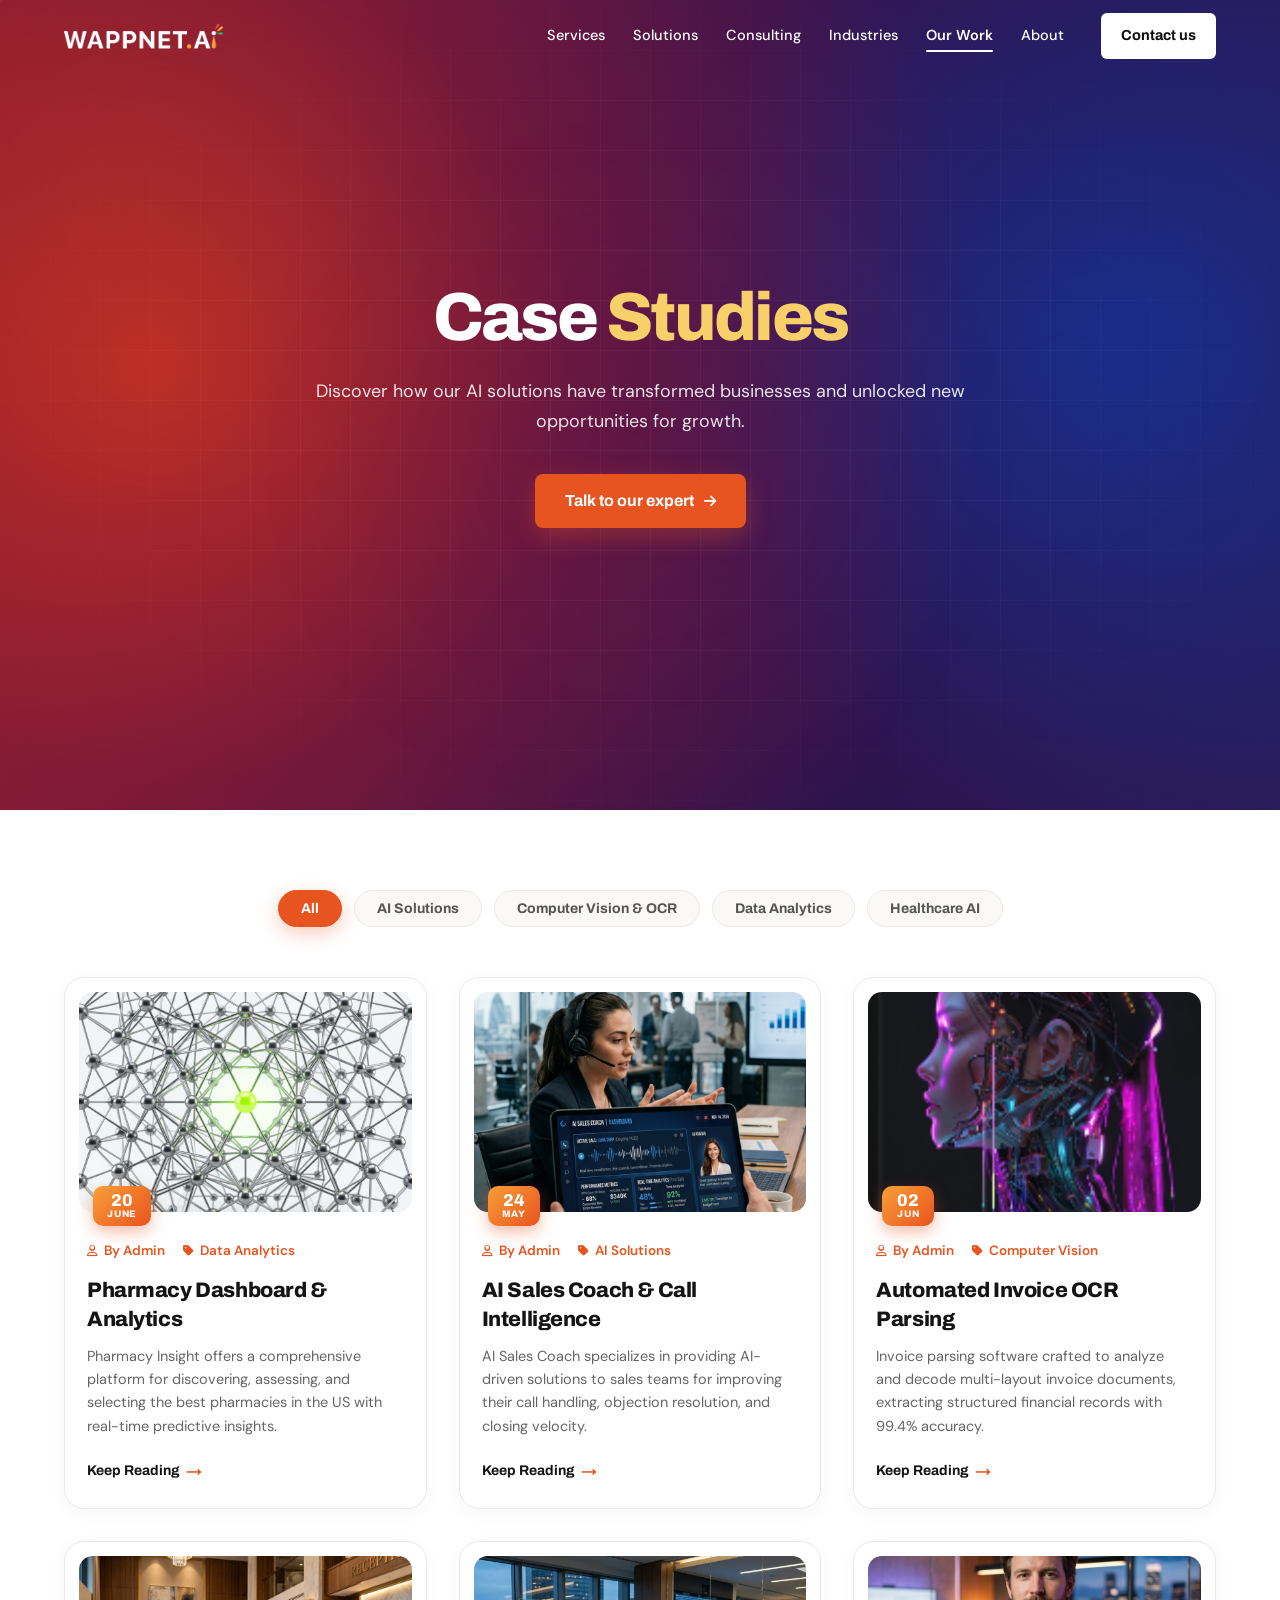
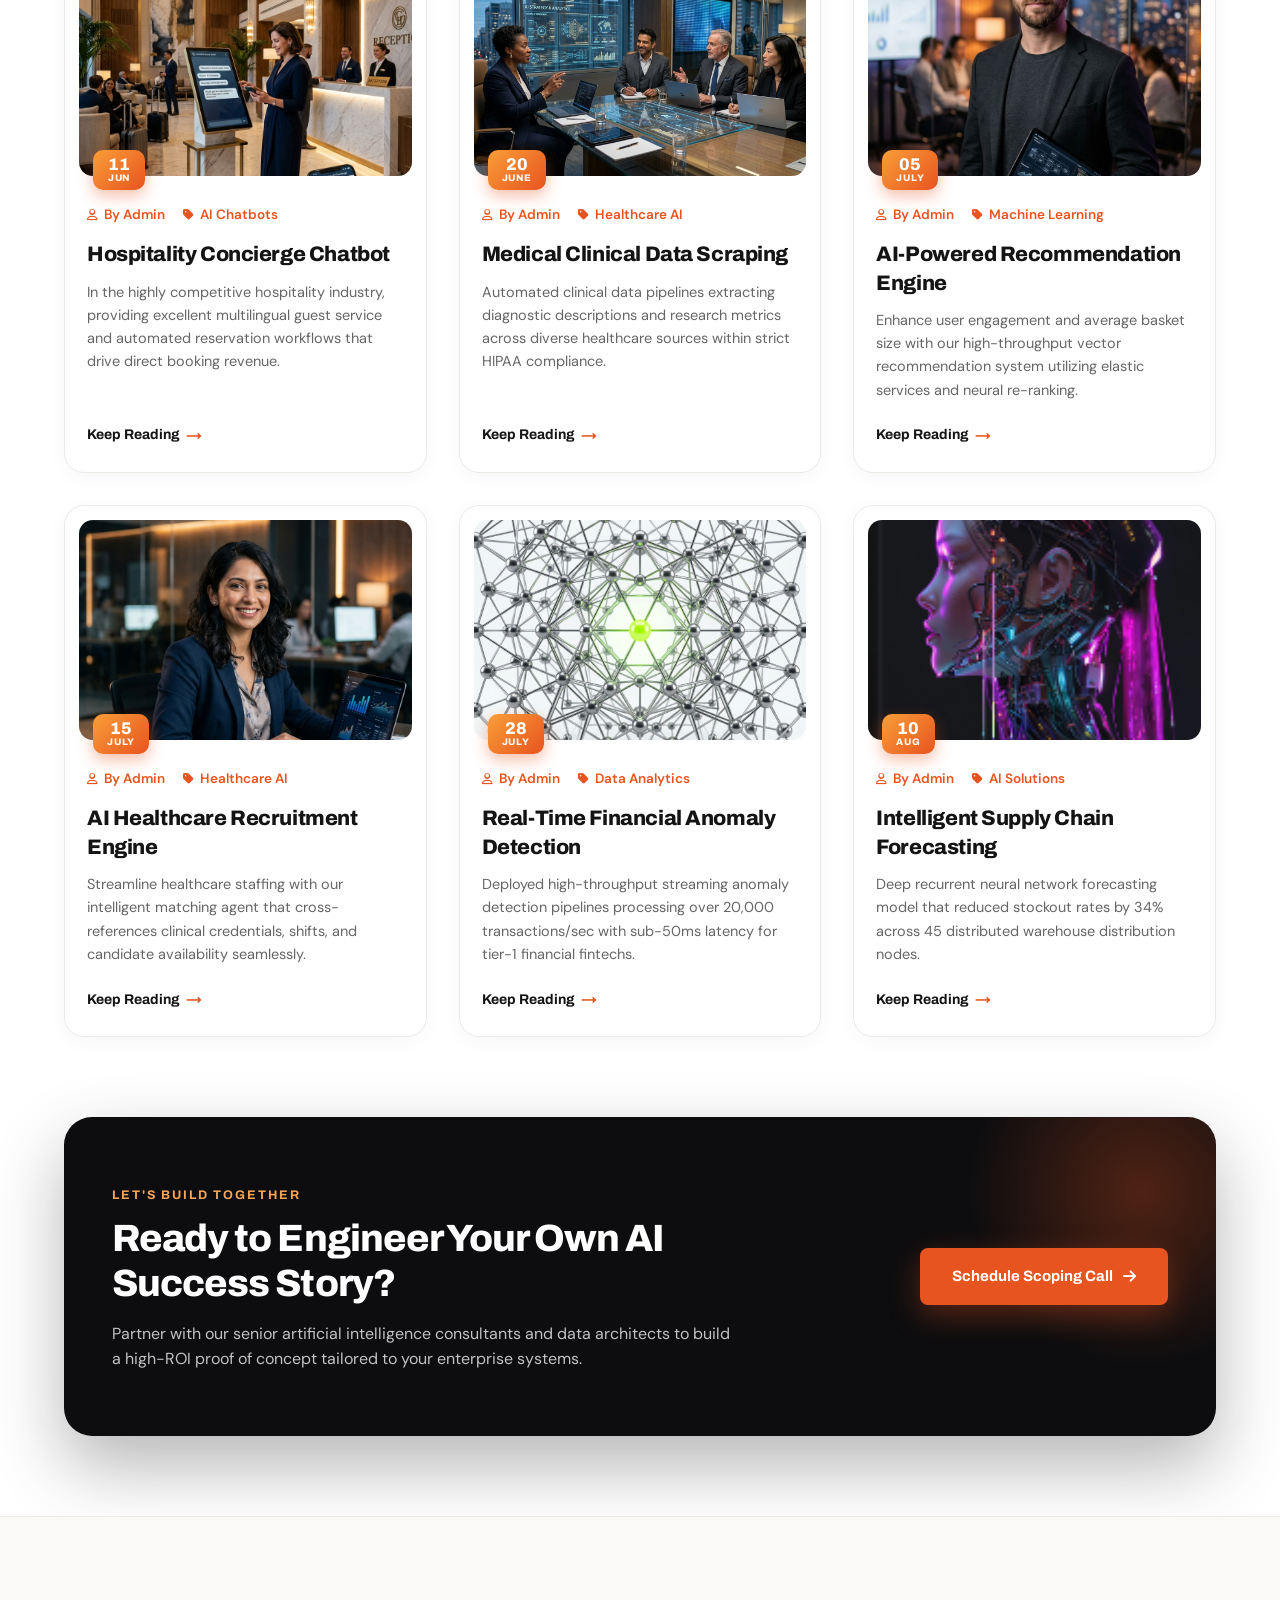
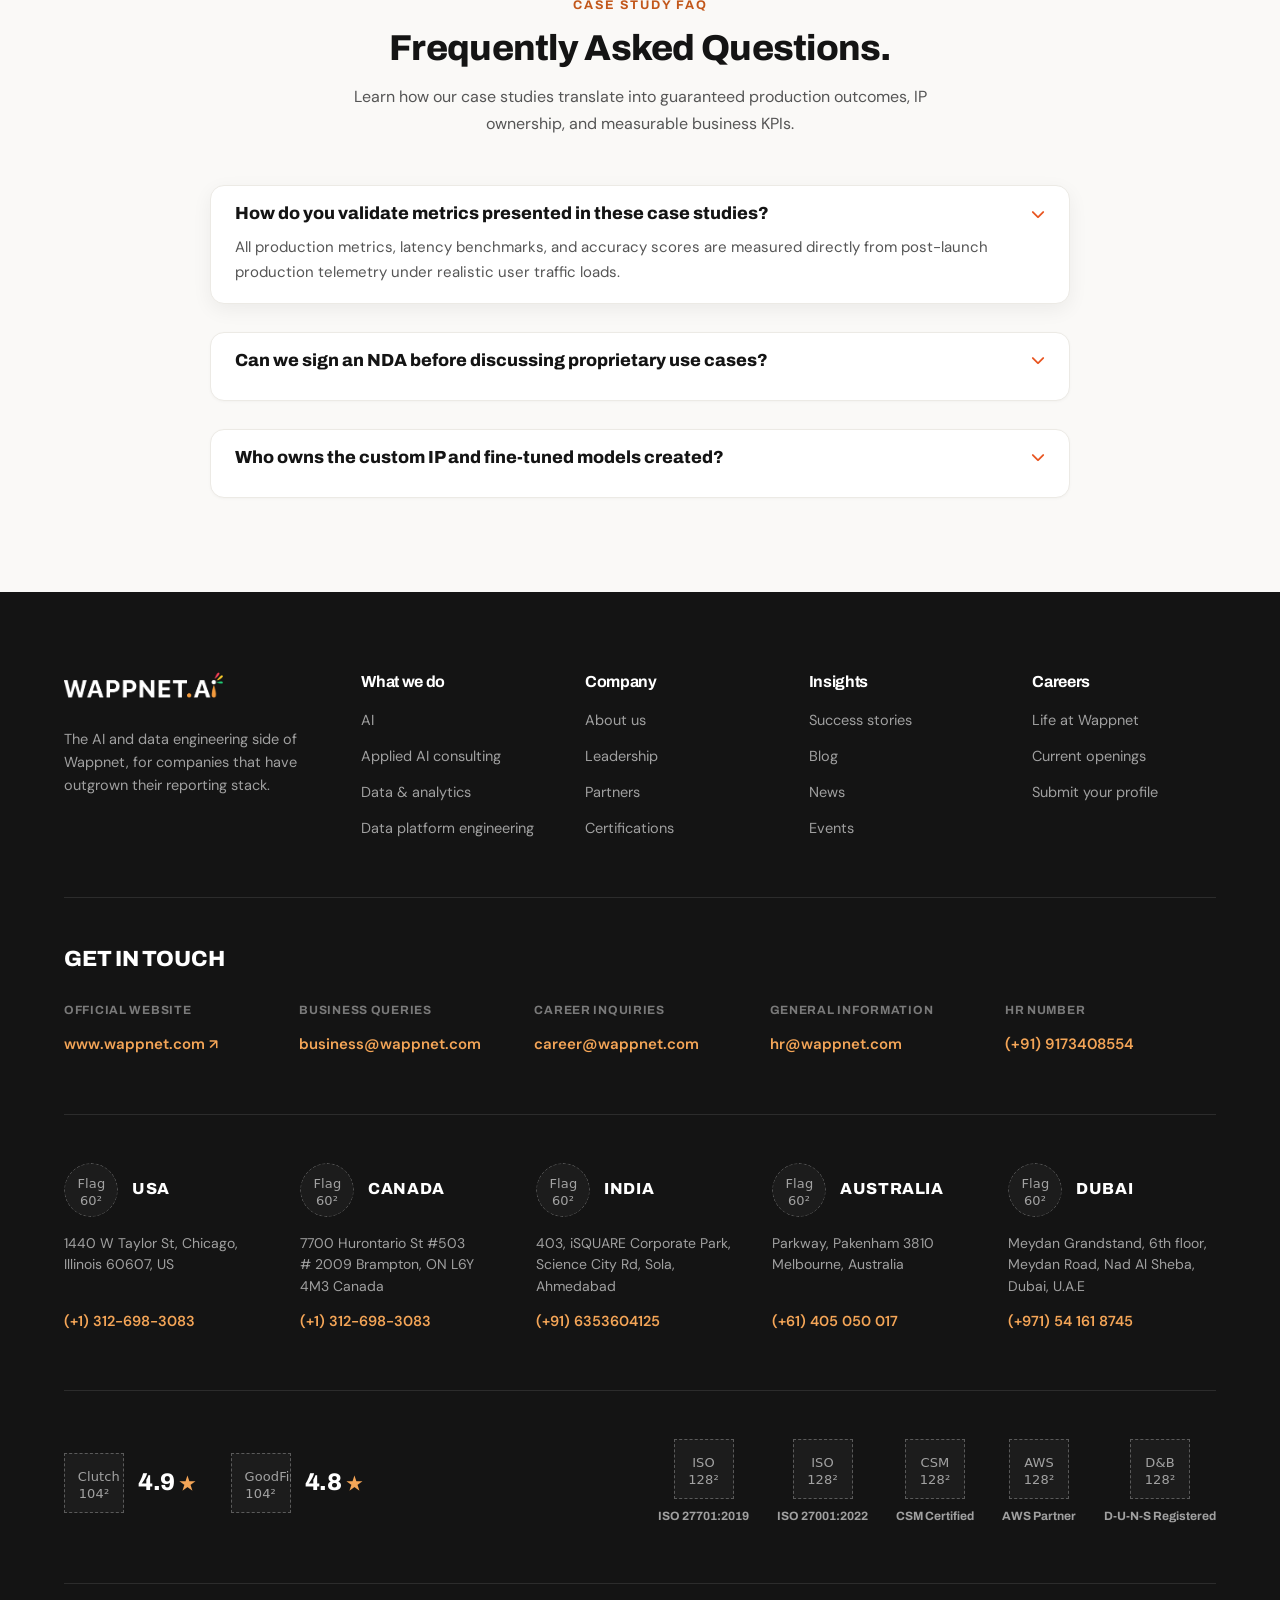
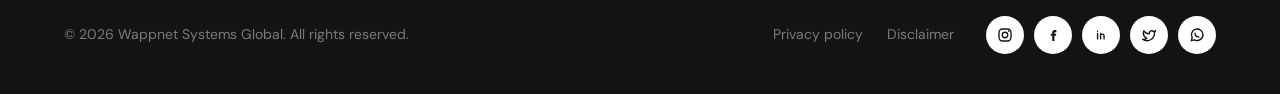
<file: case-studies.html>
<!DOCTYPE html>
<html lang="en">

<head>
  <meta charset="UTF-8">
  <meta name="viewport" content="width=device-width, initial-scale=1.0">
  <title>Case Studies — Wappnet.AI | AI Success Stories & Enterprise Implementations</title>
  <meta name="description"
    content="Explore our case study showcase at Wappnet.ai. Discover real-world examples of our innovative AI, Analytics solutions and their impact on businesses.">

  <!-- Google Fonts: Archivo & DM Sans -->
  <link rel="preconnect" href="https://fonts.googleapis.com">
  <link rel="preconnect" href="https://fonts.gstatic.com" crossorigin>
  <link
    href="https://fonts.googleapis.com/css2?family=Archivo:wght@500;600;700;800&family=DM+Sans:opsz,wght@9..40,400;9..40,500;700&display=swap"
    rel="stylesheet">

  <!-- Font Awesome Icons 6.5.2 -->
  <link rel="stylesheet" href="https://cdnjs.cloudflare.com/ajax/libs/font-awesome/6.5.2/css/all.min.css">
  <link rel="stylesheet" href="style.css">
  <script src="./image-slot.js"></script>

  <style>
    /* Case Studies Specific Styles */
    :root {
      --theme-orange: #E8541F;
      --theme-orange-hover: #d24614;
      --theme-accent: #F4A557;
      --theme-dark: #0D0D0F;
      --theme-surface: #FAF9F7;
      --theme-border: #ECEAE5;
    }



    /* Filter Tabs Section */
    .cs-listing-section {
      padding: 80px 0 80px;
      background: #FFFFFF;
      position: relative;
    }

    .cs-filter-wrapper {
      display: flex;
      flex-wrap: wrap;
      align-items: center;
      justify-content: center;
      gap: 12px;
      margin-bottom: 50px;
    }

    .cs-filter-btn {
      background: #FAF9F7;
      color: #555555;
      border: 1px solid #ECEAE5;
      border-radius: 999px;
      padding: 10px 22px;
      font-family: 'Archivo', sans-serif;
      font-size: 14px;
      font-weight: 700;
      cursor: pointer;
      transition: all 0.25s ease;
    }

    .cs-filter-btn:hover {
      background: #FDECE4;
      color: #E8541F;
      border-color: #F9CFBE;
    }

    .cs-filter-btn.active {
      background: #E8541F;
      color: #ffffff;
      border-color: #E8541F;
      box-shadow: 0 6px 18px rgba(232, 84, 31, 0.3);
    }

    /* 3-Column Cards Grid (Matching User Attached Reference Design) */
    .cs-cards-grid {
      display: grid;
      grid-template-columns: repeat(3, 1fr);
      gap: 32px;
    }

    .cs-card-item {
      background: #FFFFFF;
      border: 1px solid #ECEAE5;
      border-radius: 20px;
      overflow: hidden;
      display: flex;
      flex-direction: column;
      text-decoration: none;
      color: inherit;
      box-shadow: 0 4px 20px rgba(0, 0, 0, 0.035);
      transition: transform 0.3s cubic-bezier(0.16, 1, 0.3, 1), box-shadow 0.3s ease, border-color 0.3s ease;
      position: relative;
    }

    .cs-card-item:hover {
      transform: translateY(-8px);
      box-shadow: 0 24px 48px rgba(232, 84, 31, 0.12), 0 0 0 1px rgba(232, 84, 31, 0.25);
      border-color: rgba(232, 84, 31, 0.4);
    }

    /* Thumbnail Area */
    .cs-thumb-wrapper {
      position: relative;
      padding: 14px 14px 0 14px;
      overflow: visible;
    }

    .cs-thumb-img-box {
      border-radius: 14px;
      overflow: hidden;
      height: 220px;
      background: #0D0D0F;
      position: relative;
    }

    .cs-thumb-img {
      width: 100%;
      height: 100%;
      object-fit: cover;
      display: block;
      transition: transform 0.5s ease;
    }

    .cs-card-item:hover .cs-thumb-img {
      transform: scale(1.06);
    }

    /* Floating Date Badge (Theme Orange Brand Palette) */
    .cs-date-badge {
      position: absolute;
      bottom: -14px;
      left: 28px;
      z-index: 3;
      background: linear-gradient(135deg, #F99E38 0%, #E8541F 100%);
      color: #FFFFFF;
      border-radius: 10px;
      padding: 6px 14px 5px 14px;
      text-align: center;
      box-shadow: 0 6px 16px rgba(232, 84, 31, 0.38);
      min-width: 52px;
      transition: transform 0.3s ease;
    }

    .cs-card-item:hover .cs-date-badge {
      transform: scale(1.05);
    }

    .cs-date-num {
      font-family: 'Archivo', sans-serif;
      font-size: 17px;
      font-weight: 800;
      line-height: 1;
      display: block;
    }

    .cs-date-month {
      font-family: 'Archivo', sans-serif;
      font-size: 9.5px;
      font-weight: 800;
      letter-spacing: 0.08em;
      text-transform: uppercase;
      line-height: 1.25;
      display: block;
      opacity: 0.95;
    }

    /* Card Content */
    .cs-content-box {
      padding: 28px 22px 24px 22px;
      flex: 1;
      display: flex;
      flex-direction: column;
    }

    .cs-meta-row {
      display: flex;
      align-items: center;
      gap: 18px;
      margin-bottom: 14px;
      font-family: 'DM Sans', sans-serif;
      font-size: 13.5px;
      font-weight: 600;
    }

    .cs-meta-item {
      display: inline-flex;
      align-items: center;
      gap: 6px;
      color: #E8541F;
    }

    .cs-meta-item i {
      font-size: 12px;
    }

    .cs-card-title {
      font-family: 'Archivo', sans-serif;
      font-size: 21px;
      font-weight: 800;
      color: #141414;
      line-height: 1.35;
      letter-spacing: -0.02em;
      margin: 0 0 12px 0;
      transition: color 0.2s ease;
    }

    .cs-card-item:hover .cs-card-title {
      color: #E8541F;
    }

    .cs-card-desc {
      font-family: 'DM Sans', sans-serif;
      font-size: 14.5px;
      color: #666666;
      line-height: 1.6;
      margin: 0 0 20px 0;
      flex: 1;
    }

    .cs-read-more {
      font-family: 'Archivo', sans-serif;
      font-size: 14px;
      font-weight: 700;
      color: #141414;
      text-decoration: none;
      display: inline-flex;
      align-items: center;
      gap: 6px;
      margin-top: auto;
      transition: all 0.2s ease;
    }

    .cs-read-more span {
      color: #E8541F;
      font-size: 16px;
      transition: transform 0.2s ease;
    }

    .cs-card-item:hover .cs-read-more {
      color: #E8541F;
    }

    .cs-card-item:hover .cs-read-more span {
      transform: translateX(4px);
    }

    /* CTA Section */
    .cs-cta-banner {
      background: #0D0D0F;
      border-radius: 28px;
      padding: 64px 48px;
      margin-top: 80px;
      position: relative;
      overflow: hidden;
      color: #ffffff;
      display: flex;
      align-items: center;
      justify-content: space-between;
      gap: 36px;
      box-shadow: 0 30px 70px rgba(13, 13, 15, 0.3);
    }

    .cs-cta-banner::before {
      content: '';
      position: absolute;
      top: -100px;
      right: -100px;
      width: 350px;
      height: 350px;
      border-radius: 50%;
      background: radial-gradient(circle, rgba(232, 84, 31, 0.3) 0%, transparent 70%);
      pointer-events: none;
    }

    .cs-cta-content {
      max-width: 620px;
      position: relative;
      z-index: 2;
    }

    .cs-cta-title {
      font-family: 'Archivo', sans-serif;
      font-size: clamp(28px, 3.2vw, 38px);
      font-weight: 800;
      line-height: 1.2;
      color: #ffffff;
      margin: 0 0 14px 0;
      letter-spacing: -0.025em;
    }

    .cs-cta-desc {
      font-family: 'DM Sans', sans-serif;
      font-size: 16px;
      color: rgba(255, 255, 255, 0.75);
      line-height: 1.6;
      margin: 0;
    }

    .cs-cta-btn {
      background: #E8541F;
      color: #ffffff;
      border-radius: 8px;
      padding: 16px 32px;
      font-family: 'Archivo', sans-serif;
      font-size: 15px;
      font-weight: 700;
      text-decoration: none;
      display: inline-flex;
      align-items: center;
      gap: 10px;
      white-space: nowrap;
      box-shadow: 0 10px 30px rgba(232, 84, 31, 0.35);
      transition: all 0.25s ease;
      position: relative;
      z-index: 2;
      flex: none;
    }

    .cs-cta-btn:hover {
      background: #d24614;
      transform: translateY(-2px);
      box-shadow: 0 14px 36px rgba(232, 84, 31, 0.45);
      color: #ffffff;
    }

    /* Responsive Breakpoints */
    @media (max-width: 1120px) {
      .cs-cards-grid {
        grid-template-columns: repeat(2, 1fr);
        gap: 24px;
      }

      .cs-metrics-bar {
        grid-template-columns: repeat(2, 1fr);
        gap: 20px;
      }
    }

    @media (max-width: 768px) {
      .cs-hero-section {
        padding: 130px 0 60px;
      }

      .cs-cards-grid {
        grid-template-columns: 1fr;
        gap: 24px;
      }

      .cs-cta-banner {
        flex-direction: column;
        text-align: center;
        padding: 40px 24px;
      }

      .cs-cta-btn {
        width: 100%;
        justify-content: center;
      }

      .cs-metrics-bar {
        grid-template-columns: 1fr 1fr;
        padding: 20px;
      }
    }
  </style>
</head>

<body>

  <!-- =========================================================================
       HEADER NAVIGATION (Consistent across Wappnet.AI)
       ========================================================================= -->
  <header id="site-header" class="site-header"
    style="position:fixed;top:0;left:0;right:0;z-index:80;background:transparent;border-bottom:1px solid transparent;transition:background .3s ease,border-color .3s ease">
    <div
      style="max-width:1200px;margin:0 auto;padding:0 24px;height:72px;display:flex;align-items:center;justify-content:space-between;gap:24px">
      <a href="index.html" style="display:flex;align-items:center;flex:none"><img src="uploads/white-logo.png"
          alt="Wappnet.ai" style="height:26px;width:auto;display:block"></a>

      <nav class="site-desktop-nav" style="margin-left:auto">
        <div style="display:flex;align-items:center;gap:2px">
          <div data-menu-target="services" class="site-nav-item"
            style="position:relative;padding:24px 13px;font-size:14.5px;font-weight:500;color:#fff;cursor:default;white-space:nowrap;transition:color .2s ease"
            style-hover="color:#fff">Services<span class="site-nav-bar" data-nav-bar="services"
              style="position:absolute;left:13px;right:13px;bottom:20px;height:2px;background:#fff;border-radius:2px;opacity:0;transform:scaleX(.4);transform-origin:center;transition:opacity .2s ease,transform .25s cubic-bezier(.16,1,.3,1)"></span>
          </div>
          <div data-menu-target="solutions" class="site-nav-item"
            style="position:relative;padding:24px 13px;font-size:14.5px;font-weight:500;color:#fff;cursor:default;white-space:nowrap;transition:color .2s ease"
            style-hover="color:#fff">Solutions<span class="site-nav-bar" data-nav-bar="solutions"
              style="position:absolute;left:13px;right:13px;bottom:20px;height:2px;background:#fff;border-radius:2px;opacity:0;transform:scaleX(.4);transform-origin:center;transition:opacity .2s ease,transform .25s cubic-bezier(.16,1,.3,1)"></span>
          </div>
          <div data-menu-target="consulting" class="site-nav-item"
            style="position:relative;padding:24px 13px;font-size:14.5px;font-weight:500;color:#fff;cursor:default;white-space:nowrap;transition:color .2s ease"
            style-hover="color:#fff">Consulting<span class="site-nav-bar" data-nav-bar="consulting"
              style="position:absolute;left:13px;right:13px;bottom:20px;height:2px;background:#fff;border-radius:2px;opacity:0;transform:scaleX(.4);transform-origin:center;transition:opacity .2s ease,transform .25s cubic-bezier(.16,1,.3,1)"></span>
          </div>
          <div data-menu-target="industries" class="site-nav-item"
            style="position:relative;padding:24px 13px;font-size:14.5px;font-weight:500;color:#fff;cursor:default;white-space:nowrap;transition:color .2s ease"
            style-hover="color:#fff">Industries<span class="site-nav-bar" data-nav-bar="industries"
              style="position:absolute;left:13px;right:13px;bottom:20px;height:2px;background:#fff;border-radius:2px;opacity:0;transform:scaleX(.4);transform-origin:center;transition:opacity .2s ease,transform .25s cubic-bezier(.16,1,.3,1)"></span>
          </div>
          <div data-menu-target="work" class="site-nav-item"
            style="position:relative;padding:24px 13px;font-size:14.5px;font-weight:600;color:#fff;cursor:default;white-space:nowrap;transition:color .2s ease"
            style-hover="color:#fff">Our Work<span class="site-nav-bar" data-nav-bar="work"
              style="position:absolute;left:13px;right:13px;bottom:20px;height:2px;background:#fff;border-radius:2px;opacity:1;transform:scaleX(1);transform-origin:center;transition:opacity .2s ease,transform .25s cubic-bezier(.16,1,.3,1)"></span>
          </div>
          <a href="about.html" data-menu-target="company" class="site-nav-item"
            style="position:relative;padding:24px 13px;font-size:14.5px;font-weight:500;color:#fff;cursor:pointer;white-space:nowrap;transition:color .2s ease;text-decoration:none"
            style-hover="color:#fff">About<span class="site-nav-bar" data-nav-bar="company"
              style="position:absolute;left:13px;right:13px;bottom:20px;height:2px;background:#fff;border-radius:2px;opacity:0;transform:scaleX(.4);transform-origin:center;transition:opacity .2s ease,transform .25s cubic-bezier(.16,1,.3,1)"></span></a>
        </div>
      </nav>

      <a class="site-nav-contact-btn" href="contact.html"
        style="flex:none;background:#fff;color:#0D0D0F;border-radius:6px;padding:11px 20px;font-size:14.5px;font-weight:700;font-family:'Archivo',sans-serif;white-space:nowrap;transition:transform .2s ease,box-shadow .2s ease;text-decoration:none"
        style-hover="transform:translateY(-2px);box-shadow:0 10px 24px rgba(0,0,0,.25);color:#0D0D0F">Contact us</a>

      <button class="site-mobile-menu-btn" id="site-mobile-toggle" aria-label="Toggle Navigation Menu"
        style="margin-left:auto;background:none;border:1px solid rgba(255,255,255,.35);border-radius:6px;color:#fff;padding:9px 14px;font-family:'Archivo',sans-serif;font-size:14px;font-weight:600;cursor:pointer">Menu</button>
    </div>

    <!-- Mega Menu Panels -->
    <div class="site-mega-menu-wrapper" data-menu-panel="services">
      <div style="position:relative;padding:12px 0 34px">
        <div style="max-width:1200px;margin:0 auto;padding:0 24px">
          <div id="svc-panel-container"
            style="background:#fff;border-radius:24px;box-shadow:0 40px 90px rgba(13,13,15,.34);padding:18px;display:grid;grid-template-columns:minmax(0,290px) minmax(0,1fr);gap:14px 24px;align-items:start;max-height:calc(100vh - 92px);overflow-y:auto;animation:panelIn .2s ease-out both">
            <div data-promo
              style="background:#0D0D0F;border-radius:16px;overflow:hidden;display:flex;flex-direction:column;min-width:0;position:sticky;top:0">
              <div style="padding:22px 22px 18px">
                <h3
                  style="font-family:'Archivo',sans-serif;font-size:21px;font-weight:800;letter-spacing:-.03em;line-height:1.15;color:#fff;text-wrap:pretty">
                  AI, Data &amp; ML systems that make it to <span style="color:#E8541F">production.</span></h3>
                <p
                  style="margin-top:12px;font-size:12.5px;line-height:1.5;color:rgba(255,255,255,.66);text-wrap:pretty">
                  From strategy and prototype to integration, analytics, security and scale — senior engineers working
                  inside your existing technology ecosystem.</p>
                <a href="service.html"
                  style="margin-top:16px;display:inline-flex;align-items:center;gap:10px;border:1.5px solid rgba(255,255,255,.5);border-radius:8px;padding:10px 16px;font-family:'Archivo',sans-serif;font-size:13.5px;font-weight:700;color:#fff;white-space:nowrap;transition:background .2s ease,color .2s ease"
                  style-hover="background:#fff;color:#0D0D0F">Explore AI services <span
                    style="font-size:16px;flex:none">→</span></a>
              </div>
            </div>
            <div style="display:grid;grid-template-columns:1fr 1fr;gap:0 26px;min-width:0">
              <div
                style="display:grid;grid-template-columns:40px minmax(0,1fr);gap:14px;align-items:start;padding:11px 0">
                <a href="service.html"
                  style="grid-column:1/-1;display:grid;grid-template-columns:40px minmax(0,1fr);gap:14px;align-items:start;color:#141414;text-decoration:none">
                  <span
                    style="width:40px;height:40px;border-radius:9px;background:#FDECE4;display:inline-flex;align-items:center;justify-content:center;flex:none"><svg
                      width="20" height="20" viewBox="0 0 24 24" fill="none" stroke="#E8541F" stroke-width="1.5"
                      stroke-linecap="round" stroke-linejoin="round">
                      <path d="M12 2L2 7l10 5 10-5-10-5zM2 17l10 5 10-5M2 12l10 5 10-5"></path>
                    </svg></span>
                  <span style="display:block;min-width:0">
                    <span style="display:flex;align-items:center;gap:8px">
                      <span
                        style="display:block;font-family:'Archivo',sans-serif;font-size:15px;font-weight:800;letter-spacing:-.015em;line-height:1.25;color:#141414">AI
                        Consulting &amp; Dev</span>
                    </span>
                    <span
                      style="display:block;margin-top:5px;font-size:12.5px;color:#7a7a7a;line-height:1.45">End-to-end
                      strategic AI engineering &amp; intelligence platforms.</span>
                  </span>
                </a>
              </div>
              <div
                style="display:grid;grid-template-columns:40px minmax(0,1fr);gap:14px;align-items:start;padding:11px 0">
                <a href="service.html"
                  style="grid-column:1/-1;display:grid;grid-template-columns:40px minmax(0,1fr);gap:14px;align-items:start;color:#141414;text-decoration:none">
                  <span
                    style="width:40px;height:40px;border-radius:9px;background:#FDECE4;display:inline-flex;align-items:center;justify-content:center;flex:none"><svg
                      width="20" height="20" viewBox="0 0 24 24" fill="none" stroke="#E8541F" stroke-width="1.5"
                      stroke-linecap="round" stroke-linejoin="round">
                      <rect x="6" y="9" width="12" height="9" rx="2.4"></rect>
                      <path d="M12 6V4.2"></path>
                      <circle cx="12" cy="3.4" r="1.1"></circle>
                    </svg></span>
                  <span style="display:block;min-width:0">
                    <span
                      style="display:block;font-family:'Archivo',sans-serif;font-size:15px;font-weight:800;letter-spacing:-.015em;line-height:1.25;color:#141414">Generative
                      AI Solutions</span>
                    <span style="display:block;margin-top:5px;font-size:12.5px;color:#7a7a7a;line-height:1.45">Custom
                      LLMs, prompt engineering &amp; multi-modal systems.</span>
                  </span>
                </a>
              </div>
            </div>
          </div>
        </div>
      </div>
    </div>

    <!-- Our Work Mega Menu (Active Link to case-studies.html) -->
    <div class="site-mega-menu-wrapper" data-menu-panel="work">
      <div style="position:relative;padding:12px 0 34px">
        <div style="max-width:1200px;margin:0 auto;padding:0 24px">
          <div
            style="background:#fff;border-radius:24px;box-shadow:0 40px 90px rgba(13,13,15,.34);padding:36px;display:grid;grid-template-columns:minmax(0,300px) minmax(0,1fr);gap:32px 40px;align-items:start;animation:panelIn .2s ease-out both">
            <div
              style="background:#141414;border-radius:16px;padding:34px;display:flex;flex-direction:column;justify-content:space-between;gap:28px">
              <div>
                <h3
                  style="font-family:'Archivo',sans-serif;font-size:25px;font-weight:800;letter-spacing:-.025em;line-height:1.18;color:#fff;text-wrap:pretty">
                  Outcomes, not logos on a wall</h3>
                <p style="margin-top:16px;font-size:15px;line-height:1.6;color:rgba(255,255,255,.62);text-wrap:pretty">
                  Every case study leads with the number that changed and how long it took.</p>
              </div>
              <a href="case-studies.html"
                style="align-self:flex-start;border:1.5px solid rgba(255,255,255,.55);border-radius:6px;padding:12px 22px;font-family:'Archivo',sans-serif;font-size:14px;font-weight:700;color:#fff;white-space:nowrap;transition:background .2s ease,color .2s ease"
                style-hover="background:#fff;color:#141414">All case studies</a>
            </div>
            <div style="display:grid;grid-template-columns:1fr 1fr;gap:0 40px">
              <div style="display:flex;flex-direction:column">
                <a href="case-studies.html"
                  style="display:flex;align-items:center;justify-content:space-between;gap:20px;padding:18px 0;border-bottom:1px solid #E7E4DF;font-family:'Archivo',sans-serif;font-size:17px;font-weight:700;letter-spacing:-.01em;color:#E8541F"
                  style-hover="color:#E8541F">Case studies<span style="font-size:17px;flex:none">↗</span></a>
                <a href="case-studies.html"
                  style="display:flex;align-items:center;justify-content:space-between;gap:20px;padding:18px 0;border-bottom:1px solid #E7E4DF;font-family:'Archivo',sans-serif;font-size:17px;font-weight:700;letter-spacing:-.01em;color:#141414"
                  style-hover="color:#C2571A">Client testimonials<span style="font-size:17px;flex:none">↗</span></a>
                <a href="case-studies.html"
                  style="display:flex;align-items:center;justify-content:space-between;gap:20px;padding:18px 0;border-bottom:1px solid #E7E4DF;font-family:'Archivo',sans-serif;font-size:17px;font-weight:700;letter-spacing:-.01em;color:#141414"
                  style-hover="color:#C2571A">Success metrics<span style="font-size:17px;flex:none">↗</span></a>
              </div>
              <div style="display:flex;flex-direction:column">
                <a href="#"
                  style="display:flex;align-items:center;justify-content:space-between;gap:20px;padding:18px 0;border-bottom:1px solid #E7E4DF;font-family:'Archivo',sans-serif;font-size:17px;font-weight:700;letter-spacing:-.01em;color:#141414"
                  style-hover="color:#C2571A">Blog &amp; Insights<span style="font-size:17px;flex:none">↗</span></a>
                <a href="#"
                  style="display:flex;align-items:center;justify-content:space-between;gap:20px;padding:18px 0;border-bottom:1px solid #E7E4DF;font-family:'Archivo',sans-serif;font-size:17px;font-weight:700;letter-spacing:-.01em;color:#141414"
                  style-hover="color:#C2571A">Company News<span style="font-size:17px;flex:none">↗</span></a>
                <a href="#"
                  style="display:flex;align-items:center;justify-content:space-between;gap:20px;padding:18px 0;border-bottom:1px solid #E7E4DF;font-family:'Archivo',sans-serif;font-size:17px;font-weight:700;letter-spacing:-.01em;color:#141414"
                  style-hover="color:#C2571A">AI Webinars &amp; Events<span
                    style="font-size:17px;flex:none">↗</span></a>
              </div>
            </div>
          </div>
        </div>
      </div>
    </div>

    <!-- Mobile Drawer -->
    <div class="site-mobile-drawer" id="site-mobile-drawer"
      style="position:fixed;top:72px;left:0;right:0;bottom:0;background:#0D0D0F;padding:24px;overflow-y:auto;display:none">
      <div style="display:flex;flex-direction:column;gap:16px">
        <a href="index.html" style="color:#fff;font-size:18px;font-weight:700;text-decoration:none">Home</a>
        <a href="service.html" style="color:#fff;font-size:18px;font-weight:700;text-decoration:none">Services</a>
        <a href="case-studies.html" style="color:#E8541F;font-size:18px;font-weight:700;text-decoration:none">Our Work
          (Case Studies)</a>
        <a href="about.html" style="color:#fff;font-size:18px;font-weight:700;text-decoration:none">About</a>
        <a href="contact.html" style="color:#fff;font-size:18px;font-weight:700;text-decoration:none">Contact</a>
      </div>
    </div>
  </header>

  <!-- =========================================================================
       1. CASE STUDIES HERO / BANNER SECTION (Exact Match to Other Pages)
       ========================================================================= -->
  <section class="hero-wrapper" id="case-studies-hero"
    style="padding-top:150px;padding-bottom:150px;position:relative;background:radial-gradient(circle at 12% 45%, rgba(200, 48, 36, 0.85) 0%, rgba(135, 26, 52, 0.6) 35%, transparent 68%), radial-gradient(circle at 88% 42%, rgba(24, 48, 145, 0.85) 0%, rgba(55, 20, 85, 0.6) 40%, transparent 70%), linear-gradient(105deg, #9b2229 0%, #6e183d 24%, #3a124a 48%, #1f1446 72%, #142865 100%);display:flex;align-items:center">

    <div class="hero-bg-container">
      <div class="bg-glow bg-glow-left"></div>
      <div class="bg-glow bg-glow-center"></div>
      <div class="bg-glow bg-glow-right"></div>
      <div class="ai-circuit-grid" aria-hidden="true"></div>
      <div class="ai-neural-wave wave-2" aria-hidden="true"></div>
    </div>

    <div class="hero-container"
      style="max-width:1200px;margin:0 auto;padding:0 24px;position:relative;z-index:2;width:100%">
      <div style="max-width:880px;margin:0 auto;text-align:center">

        <h1
          style="font-family:'Archivo',sans-serif;font-size:clamp(34px, 5.6vw, 68px);font-weight:800;letter-spacing:-.04em;line-height:1.05;color:#fff;text-wrap:pretty;margin-bottom:24px">
          Case <span style="color:rgb(248, 208, 106)">Studies</span>
        </h1>

        <p
          style="font-size:clamp(16.5px, 1.4vw, 19.5px);line-height:1.65;color:rgba(255,255,255,0.88);text-wrap:pretty;margin-bottom:38px;max-width:760px;margin-left:auto;margin-right:auto">
          Discover how our AI solutions have transformed businesses and unlocked new opportunities for growth.
        </p>

        <div style="display:flex;align-items:center;justify-content:center;gap:18px">
          <a href="contact.html" class="btn-talk-expert"
            style="display:inline-flex;align-items:center;gap:10px;background:rgb(232,84,31);color:#fff;border-radius:8px;padding:14px 30px;font-family:'Archivo',sans-serif;font-size:16px;font-weight:700;text-decoration:none;transition:transform .2s,box-shadow .2s;box-shadow:0 8px 24px rgba(232,84,31,0.35)"
            style-hover="transform:translateY(-2px);box-shadow:0 12px 28px rgba(232,84,31,0.45)">
            Talk to our expert <i class="fa-solid fa-arrow-right" style="font-size:14px"></i>
          </a>
        </div>

      </div>
    </div>
  </section>



  <!-- =========================================================================
       2. CASE STUDIES LISTING & FILTER SECTION
       ========================================================================= -->
  <section class="cs-listing-section">
    <div class="container-wide" style="max-width:1200px;margin:0 auto;padding:0 24px">

      <!-- Category Filter Tabs -->
      <div class="cs-filter-wrapper">
        <button type="button" class="cs-filter-btn active" data-filter="all">All</button>
        <button type="button" class="cs-filter-btn" data-filter="ai-solutions">AI Solutions</button>
        <button type="button" class="cs-filter-btn" data-filter="computer-vision">Computer Vision &amp; OCR</button>
        <button type="button" class="cs-filter-btn" data-filter="data-analytics">Data Analytics</button>
        <button type="button" class="cs-filter-btn" data-filter="healthcare-ai">Healthcare AI</button>
      </div>

      <!-- 3-Column Card Grid (Matching User Attached Design) -->
      <div class="cs-cards-grid" id="csGrid">

        <!-- Card 1: Pharmacy Dashboard -->
        <article class="cs-card-item" data-category="data-analytics">
          <div class="cs-thumb-wrapper">
            <a href="case-study-pharmacy-dashboard.html" class="cs-thumb-img-box" style="display:block">
              <img src="https://wappnet.ai/wp-content/uploads/2026/05/pharmacy-dashboard.png" alt="Pharmacy Dashboard"
                class="cs-thumb-img" onerror="this.src='images/ml_neural_mesh.jpg'">
            </a>
            <!-- Floating Date Badge in Theme Orange -->
            <div class="cs-date-badge">
              <span class="cs-date-num">20</span>
              <span class="cs-date-month">JUNE</span>
            </div>
          </div>
          <div class="cs-content-box">
            <div class="cs-meta-row">
              <span class="cs-meta-item"><i class="fa-regular fa-user"></i> By Admin</span>
              <span class="cs-meta-item"><i class="fa-solid fa-tag"></i> Data Analytics</span>
            </div>
            <h3 class="cs-card-title">
              <a href="case-study-pharmacy-dashboard.html" style="color:inherit;text-decoration:none">Pharmacy Dashboard &amp; Analytics</a>
            </h3>
            <p class="cs-card-desc">
              Pharmacy Insight offers a comprehensive platform for discovering, assessing, and selecting the best
              pharmacies in the US with real-time predictive insights.
            </p>
            <a href="case-study-pharmacy-dashboard.html" class="cs-read-more">Keep Reading <span>→</span></a>
          </div>
        </article>

        <!-- Card 2: AI Sales Coach -->
        <article class="cs-card-item" data-category="ai-solutions">
          <div class="cs-thumb-wrapper">
            <div class="cs-thumb-img-box">
              <img src="https://wappnet.ai/wp-content/uploads/2026/05/ai-sales-coach.png" alt="AI Sales Coach"
                class="cs-thumb-img" onerror="this.src='images/case_study_sales_coach.jpg'">
            </div>
            <!-- Floating Date Badge in Theme Orange -->
            <div class="cs-date-badge">
              <span class="cs-date-num">24</span>
              <span class="cs-date-month">MAY</span>
            </div>
          </div>
          <div class="cs-content-box">
            <div class="cs-meta-row">
              <span class="cs-meta-item"><i class="fa-regular fa-user"></i> By Admin</span>
              <span class="cs-meta-item"><i class="fa-solid fa-tag"></i> AI Solutions</span>
            </div>
            <h3 class="cs-card-title">AI Sales Coach &amp; Call Intelligence</h3>
            <p class="cs-card-desc">
              AI Sales Coach specializes in providing AI-driven solutions to sales teams for improving their call
              handling, objection resolution, and closing velocity.
            </p>
            <a href="contact.html" class="cs-read-more">Keep Reading <span>→</span></a>
          </div>
        </article>

        <!-- Card 3: Invoice OCR -->
        <article class="cs-card-item" data-category="computer-vision">
          <div class="cs-thumb-wrapper">
            <div class="cs-thumb-img-box">
              <img src="https://wappnet.ai/wp-content/uploads/2026/05/invoice-ocr.png" alt="Invoice OCR"
                class="cs-thumb-img" onerror="this.src='images/art_card_cyber.png'">
            </div>
            <!-- Floating Date Badge in Theme Orange -->
            <div class="cs-date-badge">
              <span class="cs-date-num">02</span>
              <span class="cs-date-month">JUN</span>
            </div>
          </div>
          <div class="cs-content-box">
            <div class="cs-meta-row">
              <span class="cs-meta-item"><i class="fa-regular fa-user"></i> By Admin</span>
              <span class="cs-meta-item"><i class="fa-solid fa-tag"></i> Computer Vision</span>
            </div>
            <h3 class="cs-card-title">Automated Invoice OCR Parsing</h3>
            <p class="cs-card-desc">
              Invoice parsing software crafted to analyze and decode multi-layout invoice documents, extracting
              structured financial records with 99.4% accuracy.
            </p>
            <a href="contact.html" class="cs-read-more">Keep Reading <span>→</span></a>
          </div>
        </article>

        <!-- Card 4: Hospitality Chatbot -->
        <article class="cs-card-item" data-category="ai-solutions">
          <div class="cs-thumb-wrapper">
            <div class="cs-thumb-img-box">
              <img src="https://wappnet.ai/wp-content/uploads/2026/05/chatbot.png" alt="Chatbot" class="cs-thumb-img"
                onerror="this.src='images/case_study_hospitality_chatbot.jpg'">
            </div>
            <!-- Floating Date Badge in Theme Orange -->
            <div class="cs-date-badge">
              <span class="cs-date-num">11</span>
              <span class="cs-date-month">JUN</span>
            </div>
          </div>
          <div class="cs-content-box">
            <div class="cs-meta-row">
              <span class="cs-meta-item"><i class="fa-regular fa-user"></i> By Admin</span>
              <span class="cs-meta-item"><i class="fa-solid fa-tag"></i> AI Chatbots</span>
            </div>
            <h3 class="cs-card-title">Hospitality Concierge Chatbot</h3>
            <p class="cs-card-desc">
              In the highly competitive hospitality industry, providing excellent multilingual guest service and
              automated reservation workflows that drive direct booking revenue.
            </p>
            <a href="contact.html" class="cs-read-more">Keep Reading <span>→</span></a>
          </div>
        </article>

        <!-- Card 5: Medical Data Scraping -->
        <article class="cs-card-item" data-category="healthcare-ai">
          <div class="cs-thumb-wrapper">
            <div class="cs-thumb-img-box">
              <img src="https://wappnet.ai/wp-content/uploads/2026/05/medical-data-scraping.png"
                alt="Medical Data Scraping" class="cs-thumb-img" onerror="this.src='uploads/why-us-1.jpg'">
            </div>
            <!-- Floating Date Badge in Theme Orange -->
            <div class="cs-date-badge">
              <span class="cs-date-num">20</span>
              <span class="cs-date-month">JUNE</span>
            </div>
          </div>
          <div class="cs-content-box">
            <div class="cs-meta-row">
              <span class="cs-meta-item"><i class="fa-regular fa-user"></i> By Admin</span>
              <span class="cs-meta-item"><i class="fa-solid fa-tag"></i> Healthcare AI</span>
            </div>
            <h3 class="cs-card-title">Medical Clinical Data Scraping</h3>
            <p class="cs-card-desc">
              Automated clinical data pipelines extracting diagnostic descriptions and research metrics across diverse
              healthcare sources within strict HIPAA compliance.
            </p>
            <a href="contact.html" class="cs-read-more">Keep Reading <span>→</span></a>
          </div>
        </article>

        <!-- Card 6: AI-Powered Recommendation System -->
        <article class="cs-card-item" data-category="ai-solutions">
          <div class="cs-thumb-wrapper">
            <div class="cs-thumb-img-box">
              <img src="https://wappnet.ai/wp-content/uploads/2026/05/ai-powered-recommendation-system.png"
                alt="AI-Powered Recommendation System" class="cs-thumb-img" onerror="this.src='uploads/why-us-2.jpg'">
            </div>
            <!-- Floating Date Badge in Theme Orange -->
            <div class="cs-date-badge">
              <span class="cs-date-num">05</span>
              <span class="cs-date-month">JULY</span>
            </div>
          </div>
          <div class="cs-content-box">
            <div class="cs-meta-row">
              <span class="cs-meta-item"><i class="fa-regular fa-user"></i> By Admin</span>
              <span class="cs-meta-item"><i class="fa-solid fa-tag"></i> Machine Learning</span>
            </div>
            <h3 class="cs-card-title">AI-Powered Recommendation Engine</h3>
            <p class="cs-card-desc">
              Enhance user engagement and average basket size with our high-throughput vector recommendation system
              utilizing elastic services and neural re-ranking.
            </p>
            <a href="contact.html" class="cs-read-more">Keep Reading <span>→</span></a>
          </div>
        </article>

        <!-- Card 7: Data Driven Recruitment System Healthcare -->
        <article class="cs-card-item" data-category="healthcare-ai">
          <div class="cs-thumb-wrapper">
            <div class="cs-thumb-img-box">
              <img src="https://wappnet.ai/wp-content/uploads/2026/05/data-driven-recruitment-system-healthcare.png"
                alt="Data Driven Recruitment" class="cs-thumb-img" onerror="this.src='uploads/why-us-3.jpg'">
            </div>
            <!-- Floating Date Badge in Theme Orange -->
            <div class="cs-date-badge">
              <span class="cs-date-num">15</span>
              <span class="cs-date-month">JULY</span>
            </div>
          </div>
          <div class="cs-content-box">
            <div class="cs-meta-row">
              <span class="cs-meta-item"><i class="fa-regular fa-user"></i> By Admin</span>
              <span class="cs-meta-item"><i class="fa-solid fa-tag"></i> Healthcare AI</span>
            </div>
            <h3 class="cs-card-title">AI Healthcare Recruitment Engine</h3>
            <p class="cs-card-desc">
              Streamline healthcare staffing with our intelligent matching agent that cross-references clinical
              credentials, shifts, and candidate availability seamlessly.
            </p>
            <a href="contact.html" class="cs-read-more">Keep Reading <span>→</span></a>
          </div>
        </article>

        <!-- Card 8: Real-Time Fraud & Anomaly Detection -->
        <article class="cs-card-item" data-category="data-analytics">
          <div class="cs-thumb-wrapper">
            <div class="cs-thumb-img-box">
              <img src="images/ml_neural_mesh.jpg" alt="Financial Fraud Detection" class="cs-thumb-img">
            </div>
            <!-- Floating Date Badge in Theme Orange -->
            <div class="cs-date-badge">
              <span class="cs-date-num">28</span>
              <span class="cs-date-month">JULY</span>
            </div>
          </div>
          <div class="cs-content-box">
            <div class="cs-meta-row">
              <span class="cs-meta-item"><i class="fa-regular fa-user"></i> By Admin</span>
              <span class="cs-meta-item"><i class="fa-solid fa-tag"></i> Data Analytics</span>
            </div>
            <h3 class="cs-card-title">Real-Time Financial Anomaly Detection</h3>
            <p class="cs-card-desc">
              Deployed high-throughput streaming anomaly detection pipelines processing over 20,000 transactions/sec
              with sub-50ms latency for tier-1 financial fintechs.
            </p>
            <a href="contact.html" class="cs-read-more">Keep Reading <span>→</span></a>
          </div>
        </article>

        <!-- Card 9: Supply Chain Demand Forecasting -->
        <article class="cs-card-item" data-category="ai-solutions">
          <div class="cs-thumb-wrapper">
            <div class="cs-thumb-img-box">
              <img src="images/art_card_cyber.png" alt="Supply Chain AI" class="cs-thumb-img">
            </div>
            <!-- Floating Date Badge in Theme Orange -->
            <div class="cs-date-badge">
              <span class="cs-date-num">10</span>
              <span class="cs-date-month">AUG</span>
            </div>
          </div>
          <div class="cs-content-box">
            <div class="cs-meta-row">
              <span class="cs-meta-item"><i class="fa-regular fa-user"></i> By Admin</span>
              <span class="cs-meta-item"><i class="fa-solid fa-tag"></i> AI Solutions</span>
            </div>
            <h3 class="cs-card-title">Intelligent Supply Chain Forecasting</h3>
            <p class="cs-card-desc">
              Deep recurrent neural network forecasting model that reduced stockout rates by 34% across 45 distributed
              warehouse distribution nodes.
            </p>
            <a href="contact.html" class="cs-read-more">Keep Reading <span>→</span></a>
          </div>
        </article>

      </div>

      <!-- 3. Bottom CTA Banner -->
      <div class="cs-cta-banner">
        <div class="cs-cta-content">
          <div class="section-eyebrow-tag" style="margin-bottom:12px;color:#F4A557;border-color:rgba(255,255,255,0.2);">
            Let's Build Together</div>
          <h2 class="cs-cta-title">Ready to Engineer Your Own AI Success Story?</h2>
          <p class="cs-cta-desc">
            Partner with our senior artificial intelligence consultants and data architects to build a high-ROI proof of
            concept tailored to your enterprise systems.
          </p>
        </div>
        <a href="contact.html" class="cs-cta-btn">
          <span>Schedule Scoping Call</span> <i class="fa-solid fa-arrow-right"></i>
        </a>
      </div>

    </div>
  </section>

  <!-- =========================================================================
       4. FREQUENTLY ASKED QUESTIONS (FAQ) SECTION
       ========================================================================= -->
  <section class="faq-section" id="faq" style="padding: 80px 0; background: #FAF9F7; border-top: 1px solid #ECEAE5;">
    <div class="container-wide" style="max-width:1200px;margin:0 auto;padding:0 24px">

      <!-- Top Header Area (Centered) -->
      <div class="faq-header-center" style="text-align:center;margin-bottom:48px;">
        <div class="section-eyebrow-tag center-tag" style="margin-bottom:14px;">Case Study FAQ</div>
        <h2 class="faq-main-title"
          style="font-family:'Archivo',sans-serif;font-size:36px;font-weight:800;letter-spacing:-.02em;color:#141414;line-height:1.2;margin:0 0 14px 0">
          Frequently Asked Questions.
        </h2>
        <p class="faq-subtitle"
          style="font-family:'DM Sans',sans-serif;font-size:16px;color:#555555;line-height:1.65;margin:0 auto;max-width:620px">
          Learn how our case studies translate into guaranteed production outcomes, IP ownership, and measurable
          business KPIs.
        </p>
      </div>

      <!-- FAQ Accordion List -->
      <div class="faq-content-wrapper" style="max-width:860px;margin:0 auto;">
        <div class="faq-accordion-list">

          <!-- Item 1 -->
          <div class="faq-item active" id="faq-item-1"
            style="background:#fff;border:1px solid #ECEAE5;border-radius:14px;margin-bottom:14px;overflow:hidden;padding:18px 24px;">
            <button class="faq-question-btn"
              style="width:100%;background:none;border:none;display:flex;align-items:center;justify-content:space-between;cursor:pointer;text-align:left;padding:0;">
              <span style="font-family:'Archivo',sans-serif;font-size:17.5px;font-weight:800;color:#141414;">How do you
                validate metrics presented in these case studies?</span>
              <i class="fa-solid fa-chevron-down" style="color:#E8541F;font-size:14px;"></i>
            </button>
            <div class="faq-answer-wrap"
              style="margin-top:12px;font-family:'DM Sans',sans-serif;font-size:15px;color:#555;line-height:1.65;">
              All production metrics, latency benchmarks, and accuracy scores are measured directly from post-launch
              production telemetry under realistic user traffic loads.
            </div>
          </div>

          <!-- Item 2 -->
          <div class="faq-item" id="faq-item-2"
            style="background:#fff;border:1px solid #ECEAE5;border-radius:14px;margin-bottom:14px;overflow:hidden;padding:18px 24px;">
            <button class="faq-question-btn"
              style="width:100%;background:none;border:none;display:flex;align-items:center;justify-content:space-between;cursor:pointer;text-align:left;padding:0;">
              <span style="font-family:'Archivo',sans-serif;font-size:17.5px;font-weight:800;color:#141414;">Can we sign
                an NDA before discussing proprietary use cases?</span>
              <i class="fa-solid fa-chevron-down" style="color:#E8541F;font-size:14px;"></i>
            </button>
            <div class="faq-answer-wrap"
              style="margin-top:12px;font-family:'DM Sans',sans-serif;font-size:15px;color:#555;line-height:1.65;">
              Yes, absolutely. We regularly execute bilateral non-disclosure agreements (NDAs) prior to any
              architectural review or data discovery sessions.
            </div>
          </div>

          <!-- Item 3 -->
          <div class="faq-item" id="faq-item-3"
            style="background:#fff;border:1px solid #ECEAE5;border-radius:14px;margin-bottom:14px;overflow:hidden;padding:18px 24px;">
            <button class="faq-question-btn"
              style="width:100%;background:none;border:none;display:flex;align-items:center;justify-content:space-between;cursor:pointer;text-align:left;padding:0;">
              <span style="font-family:'Archivo',sans-serif;font-size:17.5px;font-weight:800;color:#141414;">Who owns
                the custom IP and fine-tuned models created?</span>
              <i class="fa-solid fa-chevron-down" style="color:#E8541F;font-size:14px;"></i>
            </button>
            <div class="faq-answer-wrap"
              style="margin-top:12px;font-family:'DM Sans',sans-serif;font-size:15px;color:#555;line-height:1.65;">
              You own 100% of the intellectual property, model weights, training scripts, data pipelines, and
              infrastructure code from day one.
            </div>
          </div>

        </div>
      </div>

    </div>
  </section>

  <!-- =========================================================================
       5. FOOTER (Exact Match to Other Pages)
       ========================================================================= -->
  <footer style="background:#141414;color:#cfcfcf;padding:80px 0 40px;font-family:'DM Sans',sans-serif">
    <div style="max-width:1200px;margin:0 auto;padding:0 24px">

      <!-- 1. Top Navigation Grid (5 Columns) -->
      <div style="display:grid;grid-template-columns:1.4fr 1fr 1fr 1fr 1fr;gap:40px;align-items:start">
        <div>
          <a href="index.html" style="display:inline-block">
            <img src="uploads/white-logo.png" alt="WAPPNET.Ai" style="height:26px;width:auto;display:block">
          </a>
          <p style="margin-top:22px;font-size:14.5px;line-height:1.6;color:#a0a0a0;max-width:28ch">The AI and data
            engineering side of Wappnet, for companies that have outgrown their reporting stack.</p>
        </div>
        <div>
          <h5 style="color:#fff;font-family:'Archivo',sans-serif;font-size:16px;font-weight:700;margin-bottom:18px">What
            we do</h5>
          <div style="display:flex;flex-direction:column;gap:12px;font-size:14.5px">
            <a href="Wappnet AI Service.dc.html" style="color:#a0a0a0;text-decoration:none;transition:color .2s"
              style-hover="color:#fff">AI</a>
            <a href="service.html" style="color:#a0a0a0;text-decoration:none;transition:color .2s"
              style-hover="color:#fff">Applied AI consulting</a>
            <a href="index.html#capabilities" style="color:#a0a0a0;text-decoration:none;transition:color .2s"
              style-hover="color:#fff">Data &amp; analytics</a>
            <a href="index.html#capabilities" style="color:#a0a0a0;text-decoration:none;transition:color .2s"
              style-hover="color:#fff">Data platform engineering</a>
          </div>
        </div>
        <div>
          <h5 style="color:#fff;font-family:'Archivo',sans-serif;font-size:16px;font-weight:700;margin-bottom:18px">
            Company</h5>
          <div style="display:flex;flex-direction:column;gap:12px;font-size:14.5px">
            <a href="about.html" style="color:#a0a0a0;text-decoration:none;transition:color .2s"
              style-hover="color:#fff">About us</a>
            <a href="#" style="color:#a0a0a0;text-decoration:none;transition:color .2s"
              style-hover="color:#fff">Leadership</a>
            <a href="#" style="color:#a0a0a0;text-decoration:none;transition:color .2s"
              style-hover="color:#fff">Partners</a>
            <a href="#" style="color:#a0a0a0;text-decoration:none;transition:color .2s"
              style-hover="color:#fff">Certifications</a>
          </div>
        </div>
        <div>
          <h5 style="color:#fff;font-family:'Archivo',sans-serif;font-size:16px;font-weight:700;margin-bottom:18px">
            Insights</h5>
          <div style="display:flex;flex-direction:column;gap:12px;font-size:14.5px">
            <a href="index.html#stories" style="color:#a0a0a0;text-decoration:none;transition:color .2s"
              style-hover="color:#fff">Success stories</a>
            <a href="index.html#insights" style="color:#a0a0a0;text-decoration:none;transition:color .2s"
              style-hover="color:#fff">Blog</a>
            <a href="index.html#insights" style="color:#a0a0a0;text-decoration:none;transition:color .2s"
              style-hover="color:#fff">News</a>
            <a href="index.html#insights" style="color:#a0a0a0;text-decoration:none;transition:color .2s"
              style-hover="color:#fff">Events</a>
          </div>
        </div>
        <div>
          <h5 style="color:#fff;font-family:'Archivo',sans-serif;font-size:16px;font-weight:700;margin-bottom:18px">
            Careers</h5>
          <div style="display:flex;flex-direction:column;gap:12px;font-size:14.5px">
            <a href="#" style="color:#a0a0a0;text-decoration:none;transition:color .2s" style-hover="color:#fff">Life at
              Wappnet</a>
            <a href="#" style="color:#a0a0a0;text-decoration:none;transition:color .2s" style-hover="color:#fff">Current
              openings</a>
            <a href="#" style="color:#a0a0a0;text-decoration:none;transition:color .2s" style-hover="color:#fff">Submit
              your profile</a>
          </div>
        </div>
      </div>

      <!-- 2. GET IN TOUCH Section -->
      <div style="margin-top:56px;padding-top:48px;border-top:1px solid rgba(255,255,255,.10)">
        <h3
          style="font-family:'Archivo',sans-serif;font-size:22px;font-weight:800;letter-spacing:-.01em;text-transform:uppercase;color:#fff;margin-bottom:28px">
          GET IN TOUCH</h3>

        <div style="display:grid;grid-template-columns:repeat(5,1fr);gap:24px;align-items:start">
          <div>
            <div
              style="font-family:'Archivo',sans-serif;font-size:12px;font-weight:700;letter-spacing:.06em;text-transform:uppercase;color:#7a7a7a;margin-bottom:10px">
              OFFICIAL WEBSITE</div>
            <a href="https://www.wappnet.com" target="_blank" rel="noopener"
              style="font-family:'DM Sans',sans-serif;font-size:15px;font-weight:600;color:#F4A557;text-decoration:none;display:inline-flex;align-items:center;gap:4px;transition:color .2s"
              style-hover="color:#F8D06A">www.wappnet.com <span style="font-size:14px">↗</span></a>
          </div>
          <div>
            <div
              style="font-family:'Archivo',sans-serif;font-size:12px;font-weight:700;letter-spacing:.06em;text-transform:uppercase;color:#7a7a7a;margin-bottom:10px">
              BUSINESS QUERIES</div>
            <a href="mailto:business@wappnet.com"
              style="font-family:'DM Sans',sans-serif;font-size:15px;font-weight:600;color:#F4A557;text-decoration:none;transition:color .2s"
              style-hover="color:#F8D06A">business@wappnet.com</a>
          </div>
          <div>
            <div
              style="font-family:'Archivo',sans-serif;font-size:12px;font-weight:700;letter-spacing:.06em;text-transform:uppercase;color:#7a7a7a;margin-bottom:10px">
              CAREER INQUIRIES</div>
            <a href="mailto:career@wappnet.com"
              style="font-family:'DM Sans',sans-serif;font-size:15px;font-weight:600;color:#F4A557;text-decoration:none;transition:color .2s"
              style-hover="color:#F8D06A">career@wappnet.com</a>
          </div>
          <div>
            <div
              style="font-family:'Archivo',sans-serif;font-size:12px;font-weight:700;letter-spacing:.06em;text-transform:uppercase;color:#7a7a7a;margin-bottom:10px">
              GENERAL INFORMATION</div>
            <a href="mailto:hr@wappnet.com"
              style="font-family:'DM Sans',sans-serif;font-size:15px;font-weight:600;color:#F4A557;text-decoration:none;transition:color .2s"
              style-hover="color:#F8D06A">hr@wappnet.com</a>
          </div>
          <div>
            <div
              style="font-family:'Archivo',sans-serif;font-size:12px;font-weight:700;letter-spacing:.06em;text-transform:uppercase;color:#7a7a7a;margin-bottom:10px">
              HR NUMBER</div>
            <a href="tel:+919173408554"
              style="font-family:'DM Sans',sans-serif;font-size:15px;font-weight:600;color:#F4A557;text-decoration:none;transition:color .2s"
              style-hover="color:#F8D06A">(+91) 9173408554</a>
          </div>
        </div>
      </div>

      <!-- 3. Global Offices (5 Columns: USA, CANADA, INDIA, AUSTRALIA, DUBAI) -->
      <div id="global-offices"
        style="margin-top:56px;padding-top:48px;border-top:1px solid rgba(255,255,255,.10);display:grid;grid-template-columns:repeat(5,1fr);gap:28px">
        <div>
          <div style="display:flex;align-items:center;gap:14px;margin-bottom:16px">
            <div style="width:54px;height:54px;border-radius:50%;overflow:hidden;flex:none;position:relative">
              <image-slot id="flag-usa" shape="circle" placeholder="Flag 60²"></image-slot>
            </div>
            <span
              style="font-family:'Archivo',sans-serif;font-size:16px;font-weight:800;letter-spacing:.04em;text-transform:uppercase;color:#fff">USA</span>
          </div>
          <p style="font-size:14px;line-height:1.55;color:#a0a0a0;text-wrap:pretty;min-height:65px">1440 W Taylor St,
            Chicago, Illinois 60607, US</p>
          <a href="tel:+13126983083"
            style="margin-top:12px;display:inline-block;font-size:14.5px;font-weight:600;color:#F4A557;white-space:nowrap;text-decoration:none;transition:color .2s"
            style-hover="color:#F8D06A">(+1) 312-698-3083</a>
        </div>

        <div>
          <div style="display:flex;align-items:center;gap:14px;margin-bottom:16px">
            <div style="width:54px;height:54px;border-radius:50%;overflow:hidden;flex:none;position:relative">
              <image-slot id="flag-canada" shape="circle" placeholder="Flag 60²"></image-slot>
            </div>
            <span
              style="font-family:'Archivo',sans-serif;font-size:16px;font-weight:800;letter-spacing:.04em;text-transform:uppercase;color:#fff">CANADA</span>
          </div>
          <p style="font-size:14px;line-height:1.55;color:#a0a0a0;text-wrap:pretty;min-height:65px">7700 Hurontario St
            #503 # 2009 Brampton, ON L6Y 4M3 Canada</p>
          <a href="tel:+13126983083"
            style="margin-top:12px;display:inline-block;font-size:14.5px;font-weight:600;color:#F4A557;white-space:nowrap;text-decoration:none;transition:color .2s"
            style-hover="color:#F8D06A">(+1) 312-698-3083</a>
        </div>

        <div>
          <div style="display:flex;align-items:center;gap:14px;margin-bottom:16px">
            <div style="width:54px;height:54px;border-radius:50%;overflow:hidden;flex:none;position:relative">
              <image-slot id="flag-india" shape="circle" placeholder="Flag 60²"></image-slot>
            </div>
            <span
              style="font-family:'Archivo',sans-serif;font-size:16px;font-weight:800;letter-spacing:.04em;text-transform:uppercase;color:#fff">INDIA</span>
          </div>
          <p style="font-size:14px;line-height:1.55;color:#a0a0a0;text-wrap:pretty;min-height:65px">403, iSQUARE
            Corporate Park, Science City Rd, Sola, Ahmedabad</p>
          <a href="tel:+916353604125"
            style="margin-top:12px;display:inline-block;font-size:14.5px;font-weight:600;color:#F4A557;white-space:nowrap;text-decoration:none;transition:color .2s"
            style-hover="color:#F8D06A">(+91) 6353604125</a>
        </div>

        <div>
          <div style="display:flex;align-items:center;gap:14px;margin-bottom:16px">
            <div style="width:54px;height:54px;border-radius:50%;overflow:hidden;flex:none;position:relative">
              <image-slot id="flag-aus" shape="circle" placeholder="Flag 60²"></image-slot>
            </div>
            <span
              style="font-family:'Archivo',sans-serif;font-size:16px;font-weight:800;letter-spacing:.04em;text-transform:uppercase;color:#fff">AUSTRALIA</span>
          </div>
          <p style="font-size:14px;line-height:1.55;color:#a0a0a0;text-wrap:pretty;min-height:65px">Parkway, Pakenham
            3810 Melbourne, Australia</p>
          <a href="tel:+61405050017"
            style="margin-top:12px;display:inline-block;font-size:14.5px;font-weight:600;color:#F4A557;white-space:nowrap;text-decoration:none;transition:color .2s"
            style-hover="color:#F8D06A">(+61) 405 050 017</a>
        </div>

        <div>
          <div style="display:flex;align-items:center;gap:14px;margin-bottom:16px">
            <div style="width:54px;height:54px;border-radius:50%;overflow:hidden;flex:none;position:relative">
              <image-slot id="flag-dubai" shape="circle" placeholder="Flag 60²"></image-slot>
            </div>
            <span
              style="font-family:'Archivo',sans-serif;font-size:16px;font-weight:800;letter-spacing:.04em;text-transform:uppercase;color:#fff">DUBAI</span>
          </div>
          <p style="font-size:14px;line-height:1.55;color:#a0a0a0;text-wrap:pretty;min-height:65px">Meydan Grandstand,
            6th floor, Meydan Road, Nad Al Sheba, Dubai, U.A.E</p>
          <a href="tel:+971541618745"
            style="margin-top:12px;display:inline-block;font-size:14.5px;font-weight:600;color:#F4A557;white-space:nowrap;text-decoration:none;transition:color .2s"
            style-hover="color:#F8D06A">(+971) 54 161 8745</a>
        </div>
      </div>

      <!-- 4. Ratings & Industry Certifications Badges -->
      <div
        style="margin-top:56px;padding-top:48px;border-top:1px solid rgba(255,255,255,.10);display:flex;flex-wrap:wrap;align-items:center;justify-content:space-between;gap:32px">

        <!-- Left Ratings -->
        <div style="display:flex;align-items:center;gap:36px">
          <div style="display:flex;align-items:center;gap:14px">
            <div style="width:60px;height:60px;position:relative;flex:none"><image-slot id="badge-clutch" shape="rect"
                placeholder="Clutch 104²"></image-slot></div>
            <span
              style="font-family:'Archivo',sans-serif;font-size:24px;font-weight:800;letter-spacing:-.02em;color:#fff">4.9
              <span style="color:#F4A557;font-size:18px">★</span></span>
          </div>

          <div style="display:flex;align-items:center;gap:14px">
            <div style="width:60px;height:60px;position:relative;flex:none"><image-slot id="badge-goodfirm" shape="rect"
                placeholder="GoodFirm 104²"></image-slot></div>
            <span
              style="font-family:'Archivo',sans-serif;font-size:24px;font-weight:800;letter-spacing:-.02em;color:#fff">4.8
              <span style="color:#F4A557;font-size:18px">★</span></span>
          </div>
        </div>

        <!-- Right Certifications -->
        <div style="display:flex;align-items:center;gap:28px">
          <div style="display:flex;flex-direction:column;align-items:center;gap:8px">
            <div style="width:60px;height:60px;position:relative;flex:none"><image-slot id="badge-iso-27701"
                shape="rect" placeholder="ISO 128²"></image-slot></div>
            <span
              style="font-family:'Archivo',sans-serif;font-size:12px;font-weight:700;color:#a0a0a0;white-space:nowrap">ISO
              27701:2019</span>
          </div>

          <div style="display:flex;flex-direction:column;align-items:center;gap:8px">
            <div style="width:60px;height:60px;position:relative;flex:none"><image-slot id="badge-iso-27001"
                shape="rect" placeholder="ISO 128²"></image-slot></div>
            <span
              style="font-family:'Archivo',sans-serif;font-size:12px;font-weight:700;color:#a0a0a0;white-space:nowrap">ISO
              27001:2022</span>
          </div>

          <div style="display:flex;flex-direction:column;align-items:center;gap:8px">
            <div style="width:60px;height:60px;position:relative;flex:none"><image-slot id="badge-csm" shape="rect"
                placeholder="CSM 128²"></image-slot></div>
            <span
              style="font-family:'Archivo',sans-serif;font-size:12px;font-weight:700;color:#a0a0a0;white-space:nowrap">CSM
              Certified</span>
          </div>

          <div style="display:flex;flex-direction:column;align-items:center;gap:8px">
            <div style="width:60px;height:60px;position:relative;flex:none"><image-slot id="badge-aws" shape="rect"
                placeholder="AWS 128²"></image-slot></div>
            <span
              style="font-family:'Archivo',sans-serif;font-size:12px;font-weight:700;color:#a0a0a0;white-space:nowrap">AWS
              Partner</span>
          </div>

          <div style="display:flex;flex-direction:column;align-items:center;gap:8px">
            <div style="width:60px;height:60px;position:relative;flex:none"><image-slot id="badge-dnb" shape="rect"
                placeholder="D&amp;B 128²"></image-slot></div>
            <span
              style="font-family:'Archivo',sans-serif;font-size:12px;font-weight:700;color:#a0a0a0;white-space:nowrap">D-U-N-S
              Registered</span>
          </div>
        </div>

      </div>

      <!-- 5. Bottom Copyright & Social Row -->
      <div
        style="margin-top:56px;padding-top:32px;border-top:1px solid rgba(255,255,255,.10);display:flex;flex-wrap:wrap;align-items:center;justify-content:space-between;gap:20px;font-size:14px;color:#7a7a7a">
        <span>© 2026 Wappnet Systems Global. All rights reserved.</span>

        <div style="display:flex;align-items:center;gap:32px">
          <div style="display:flex;gap:24px">
            <a href="#" style="color:#7a7a7a;text-decoration:none;transition:color .2s" style-hover="color:#fff">Privacy
              policy</a>
            <a href="#" style="color:#7a7a7a;text-decoration:none;transition:color .2s"
              style-hover="color:#fff">Disclaimer</a>
          </div>

          <div style="display:flex;gap:10px">
            <a href="#" aria-label="Instagram"
              style="width:38px;height:38px;border-radius:50%;background:#fff;display:inline-flex;align-items:center;justify-content:center;flex:none;transition:transform .2s ease"
              style-hover="transform:translateY(-2px)"><svg width="18" height="18" viewBox="0 0 24 24" fill="none"
                stroke="#141414" stroke-width="1.8" stroke-linecap="round" stroke-linejoin="round">
                <rect x="4" y="4" width="16" height="16" rx="4.6"></rect>
                <circle cx="12" cy="12" r="3.6"></circle>
                <circle cx="17.1" cy="6.9" r="1.1" fill="#141414" stroke="none"></circle>
              </svg></a>
            <a href="#" aria-label="Facebook"
              style="width:38px;height:38px;border-radius:50%;background:#fff;display:inline-flex;align-items:center;justify-content:center;flex:none;transition:transform .2s ease"
              style-hover="transform:translateY(-2px)"><svg width="18" height="18" viewBox="0 0 24 24" fill="none"
                stroke="#141414" stroke-width="1.8" stroke-linecap="round" stroke-linejoin="round">
                <path
                  d="M14.6 8.2h1.9V5.4h-2.3c-2 0-3.2 1.3-3.2 3.3v1.6H9.1v2.8H11V20h2.9v-6.9h2l.4-2.8h-2.4V9.1c0-.6.3-.9.7-.9z"
                  stroke="none" fill="#141414"></path>
              </svg></a>
            <a href="#" aria-label="LinkedIn"
              style="width:38px;height:38px;border-radius:50%;background:#fff;display:inline-flex;align-items:center;justify-content:center;flex:none;transition:transform .2s ease"
              style-hover="transform:translateY(-2px)"><svg width="18" height="18" viewBox="0 0 24 24" fill="none"
                stroke="#141414" stroke-width="1.8" stroke-linecap="round" stroke-linejoin="round">
                <path d="M7.4 10v7.2M7.4 6.9v.1M11.4 17.2V10M11.4 13.2c0-1.4.9-2.4 2.3-2.4s2.4 1 2.4 2.4v4"></path>
              </svg></a>
            <a href="#" aria-label="Twitter"
              style="width:38px;height:38px;border-radius:50%;background:#fff;display:inline-flex;align-items:center;justify-content:center;flex:none;transition:transform .2s ease"
              style-hover="transform:translateY(-2px)"><svg width="18" height="18" viewBox="0 0 24 24" fill="none"
                stroke="#141414" stroke-width="1.8" stroke-linecap="round" stroke-linejoin="round">
                <path
                  d="M20 6.6c-.6.4-1.3.7-2 .8a3.2 3.2 0 0 0-5.5 2.2v.7A9 9 0 0 1 5.2 6.4s-3.1 7 4 10.1a9.3 9.3 0 0 1-5.6 1.5c7.1 4 15.8 0 15.8-9.2 0-.2 0-.4-.1-.7.6-.6 1.2-1.3 1.5-2.1z">
                </path>
              </svg></a>
            <a href="#" aria-label="WhatsApp"
              style="width:38px;height:38px;border-radius:50%;background:#fff;display:inline-flex;align-items:center;justify-content:center;flex:none;transition:transform .2s ease"
              style-hover="transform:translateY(-2px)"><svg width="18" height="18" viewBox="0 0 24 24" fill="none"
                stroke="#141414" stroke-width="1.8" stroke-linecap="round" stroke-linejoin="round">
                <path d="M20 11.6a7.7 7.7 0 0 1-11.4 6.8L4.4 19.6l1.2-4.1A7.7 7.7 0 1 1 20 11.6z"></path>
                <path d="M9.4 9.4c0 3 2.2 5.2 5.2 5.2"></path>
              </svg></a>
          </div>
        </div>
      </div>

    </div>
  </footer>

  <!-- =========================================================================
       PAGE JAVASCRIPT & INTERACTIONS
       ========================================================================= -->
  <script>
    /* 1. Header Scroll Background & Mega Menu Logic */
    const siteHeader = document.getElementById('site-header');
    const navItems = document.querySelectorAll('.site-nav-item');
    const navBars = document.querySelectorAll('.site-nav-bar');
    const menuPanels = document.querySelectorAll('.site-mega-menu-wrapper[data-menu-panel]');
    const mobileToggle = document.getElementById('site-mobile-toggle');
    const mobileDrawer = document.getElementById('site-mobile-drawer');

    let currentActiveMenu = null;

    function updateHeaderVisualState() {
      if (!siteHeader) return;
      const isScrolled = window.scrollY > 20;

      if (isScrolled) {
        siteHeader.style.background = 'rgba(13, 13, 15, 0.94)';
        siteHeader.style.backdropFilter = 'saturate(160%) blur(12px)';
        siteHeader.style.webkitBackdropFilter = 'saturate(160%) blur(12px)';
        siteHeader.style.borderBottomColor = 'rgba(255, 255, 255, 0.10)';
        siteHeader.classList.add('scrolled');
      } else {
        siteHeader.style.background = 'transparent';
        siteHeader.style.backdropFilter = 'none';
        siteHeader.style.webkitBackdropFilter = 'none';
        siteHeader.style.borderBottomColor = 'transparent';
        siteHeader.classList.remove('scrolled');
      }
    }

    function openMenu(menuKey) {
      currentActiveMenu = menuKey;
      menuPanels.forEach(panel => {
        if (panel.getAttribute('data-menu-panel') === menuKey) {
          panel.classList.add('is-active');
        } else {
          panel.classList.remove('is-active');
        }
      });

      navBars.forEach(bar => {
        if (bar.getAttribute('data-nav-bar') === menuKey) {
          bar.style.opacity = '1';
          bar.style.transform = 'scaleX(1)';
        } else {
          bar.style.opacity = '0';
          bar.style.transform = 'scaleX(0.4)';
        }
      });

      updateHeaderVisualState();
    }

    function closeMenu() {
      currentActiveMenu = null;
      menuPanels.forEach(panel => panel.classList.remove('is-active'));
      navBars.forEach(bar => {
        if (bar.getAttribute('data-nav-bar') === 'work') {
          bar.style.opacity = '1';
          bar.style.transform = 'scaleX(1)';
        } else {
          bar.style.opacity = '0';
          bar.style.transform = 'scaleX(0.4)';
        }
      });
      updateHeaderVisualState();
    }

    navItems.forEach(item => {
      const target = item.getAttribute('data-menu-target');
      item.addEventListener('mouseenter', () => openMenu(target));
      item.addEventListener('focus', () => openMenu(target));
    });

    if (siteHeader) {
      siteHeader.addEventListener('mouseleave', closeMenu);
    }

    // Close menu when clicking outside
    document.addEventListener('click', (e) => {
      if (siteHeader && !siteHeader.contains(e.target)) {
        closeMenu();
        if (mobileDrawer) {
          mobileDrawer.classList.remove('is-open');
          updateHeaderVisualState();
        }
      }
    });

    if (mobileToggle && mobileDrawer) {
      mobileToggle.addEventListener('click', (e) => {
        e.stopPropagation();
        mobileDrawer.classList.toggle('is-open');
        updateHeaderVisualState();
      });
    }

    window.addEventListener('scroll', updateHeaderVisualState, { passive: true });
    updateHeaderVisualState();

    /* 2. Interactive Category Filter */
    const filterBtns = document.querySelectorAll('.cs-filter-btn');
    const csCards = document.querySelectorAll('.cs-card-item');

    filterBtns.forEach(btn => {
      btn.addEventListener('click', () => {
        filterBtns.forEach(b => b.classList.remove('active'));
        btn.classList.add('active');

        const filterValue = btn.getAttribute('data-filter');

        csCards.forEach(card => {
          const category = card.getAttribute('data-category');
          if (filterValue === 'all' || category === filterValue) {
            card.style.display = 'flex';
          } else {
            card.style.display = 'none';
          }
        });
      });
    });

    /* 3. FAQ Accordion Interaction */
    const faqItems = document.querySelectorAll('.faq-item');
    faqItems.forEach((item) => {
      const btn = item.querySelector('.faq-question-btn');
      if (btn) {
        btn.addEventListener('click', () => {
          const isActive = item.classList.contains('active');
          faqItems.forEach((other) => {
            other.classList.remove('active');
          });
          if (!isActive) {
            item.classList.add('active');
          }
        });
      }
    });

    /* 4. Style-hover support */
    document.querySelectorAll('[style-hover]').forEach(el => {
      const originalStyle = el.getAttribute('style') || '';
      const hoverStyleStr = el.getAttribute('style-hover');
      const hoverRules = hoverStyleStr.split(';').filter(r => r.trim());

      el.addEventListener('mouseenter', () => {
        hoverRules.forEach(rule => {
          const [prop, val] = rule.split(':');
          if (prop && val) {
            el.style.setProperty(prop.trim(), val.trim());
          }
        });
      });

      el.addEventListener('mouseleave', () => {
        el.setAttribute('style', originalStyle);
      });
    });
  </script>

</body>

</html>
</file>
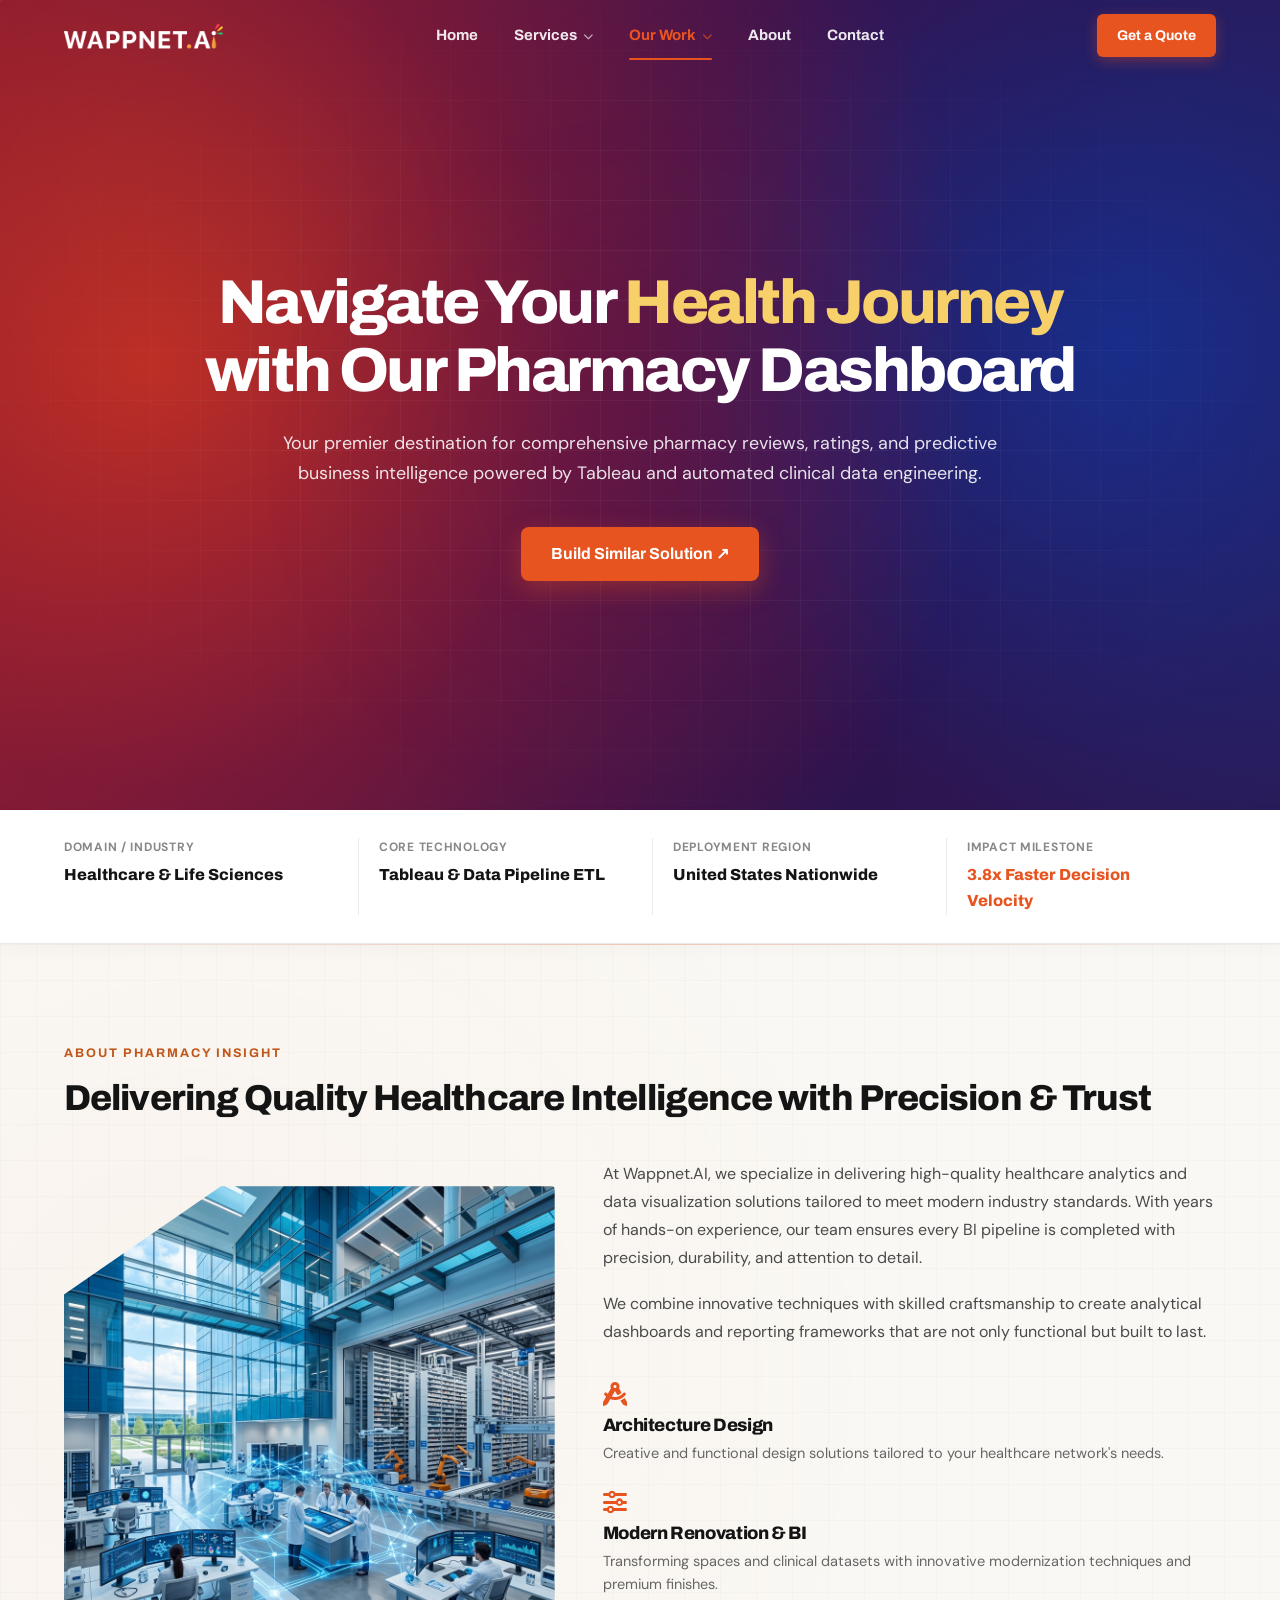
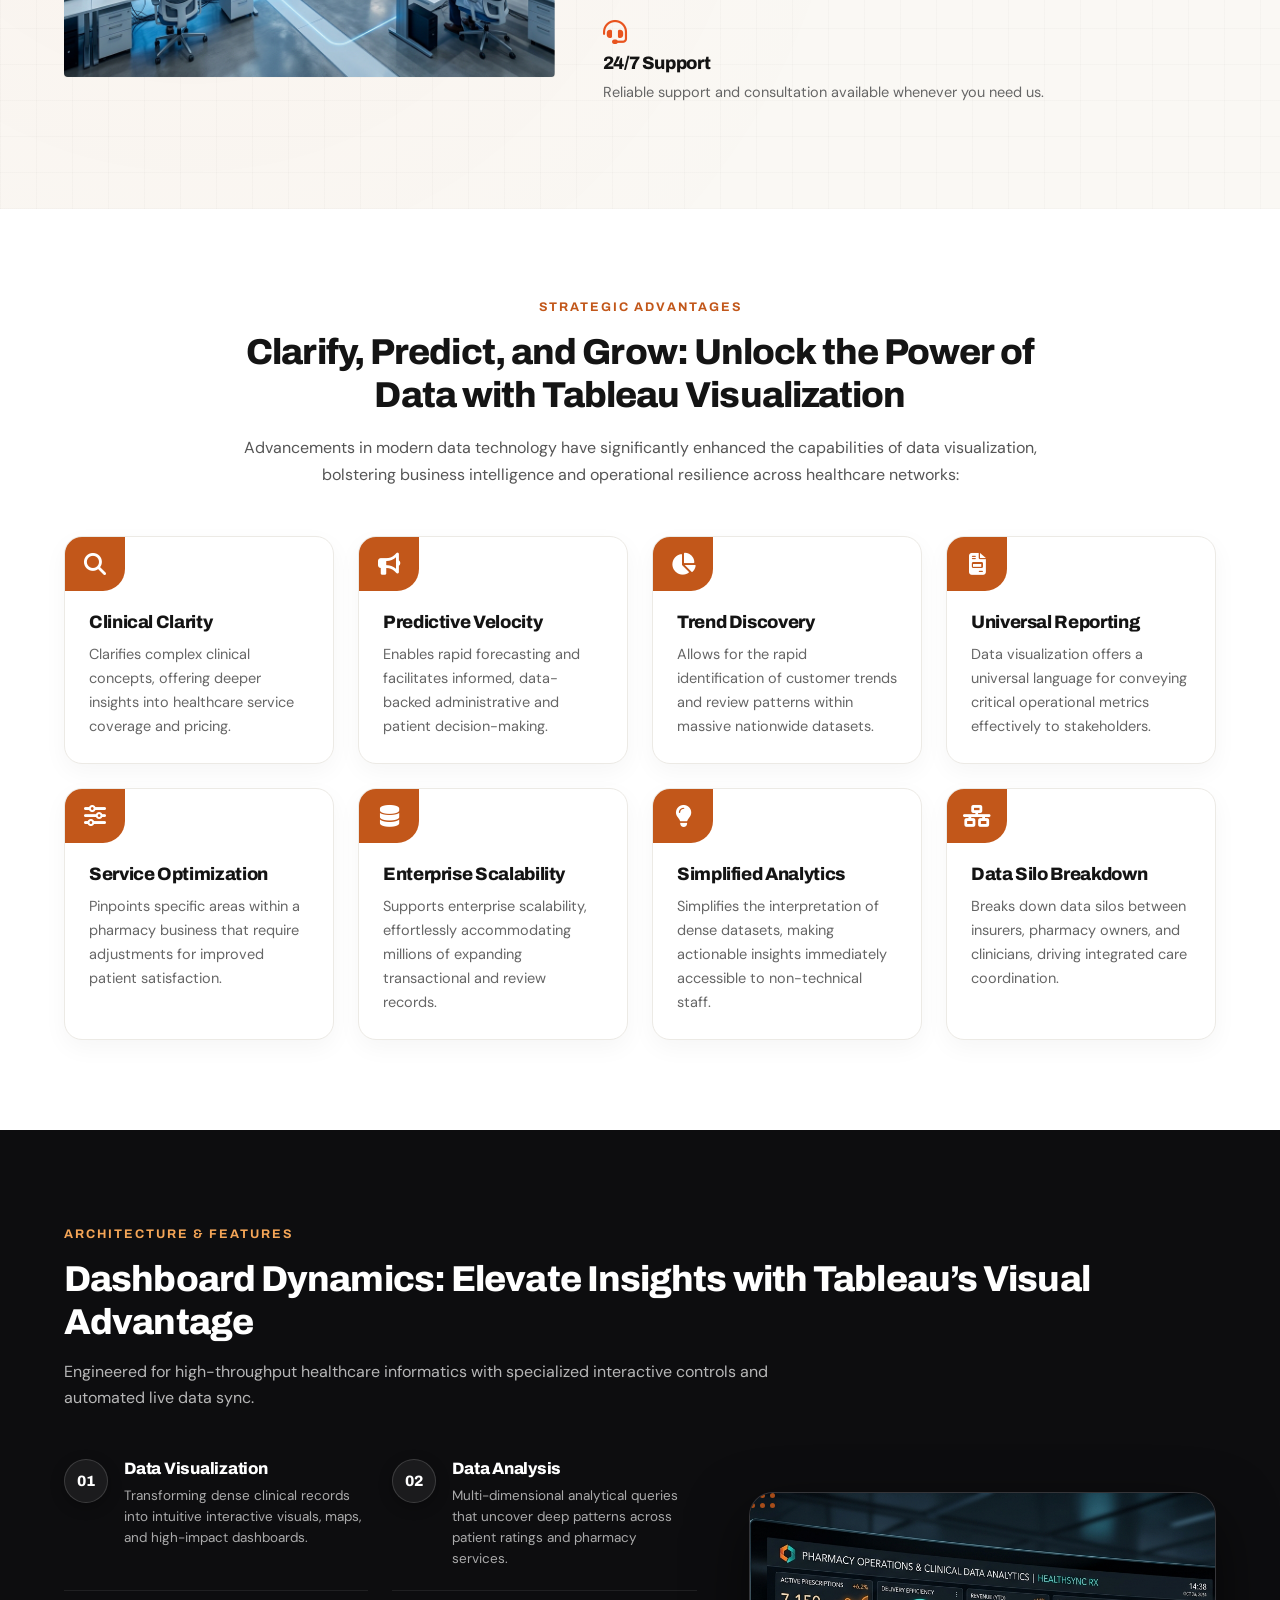
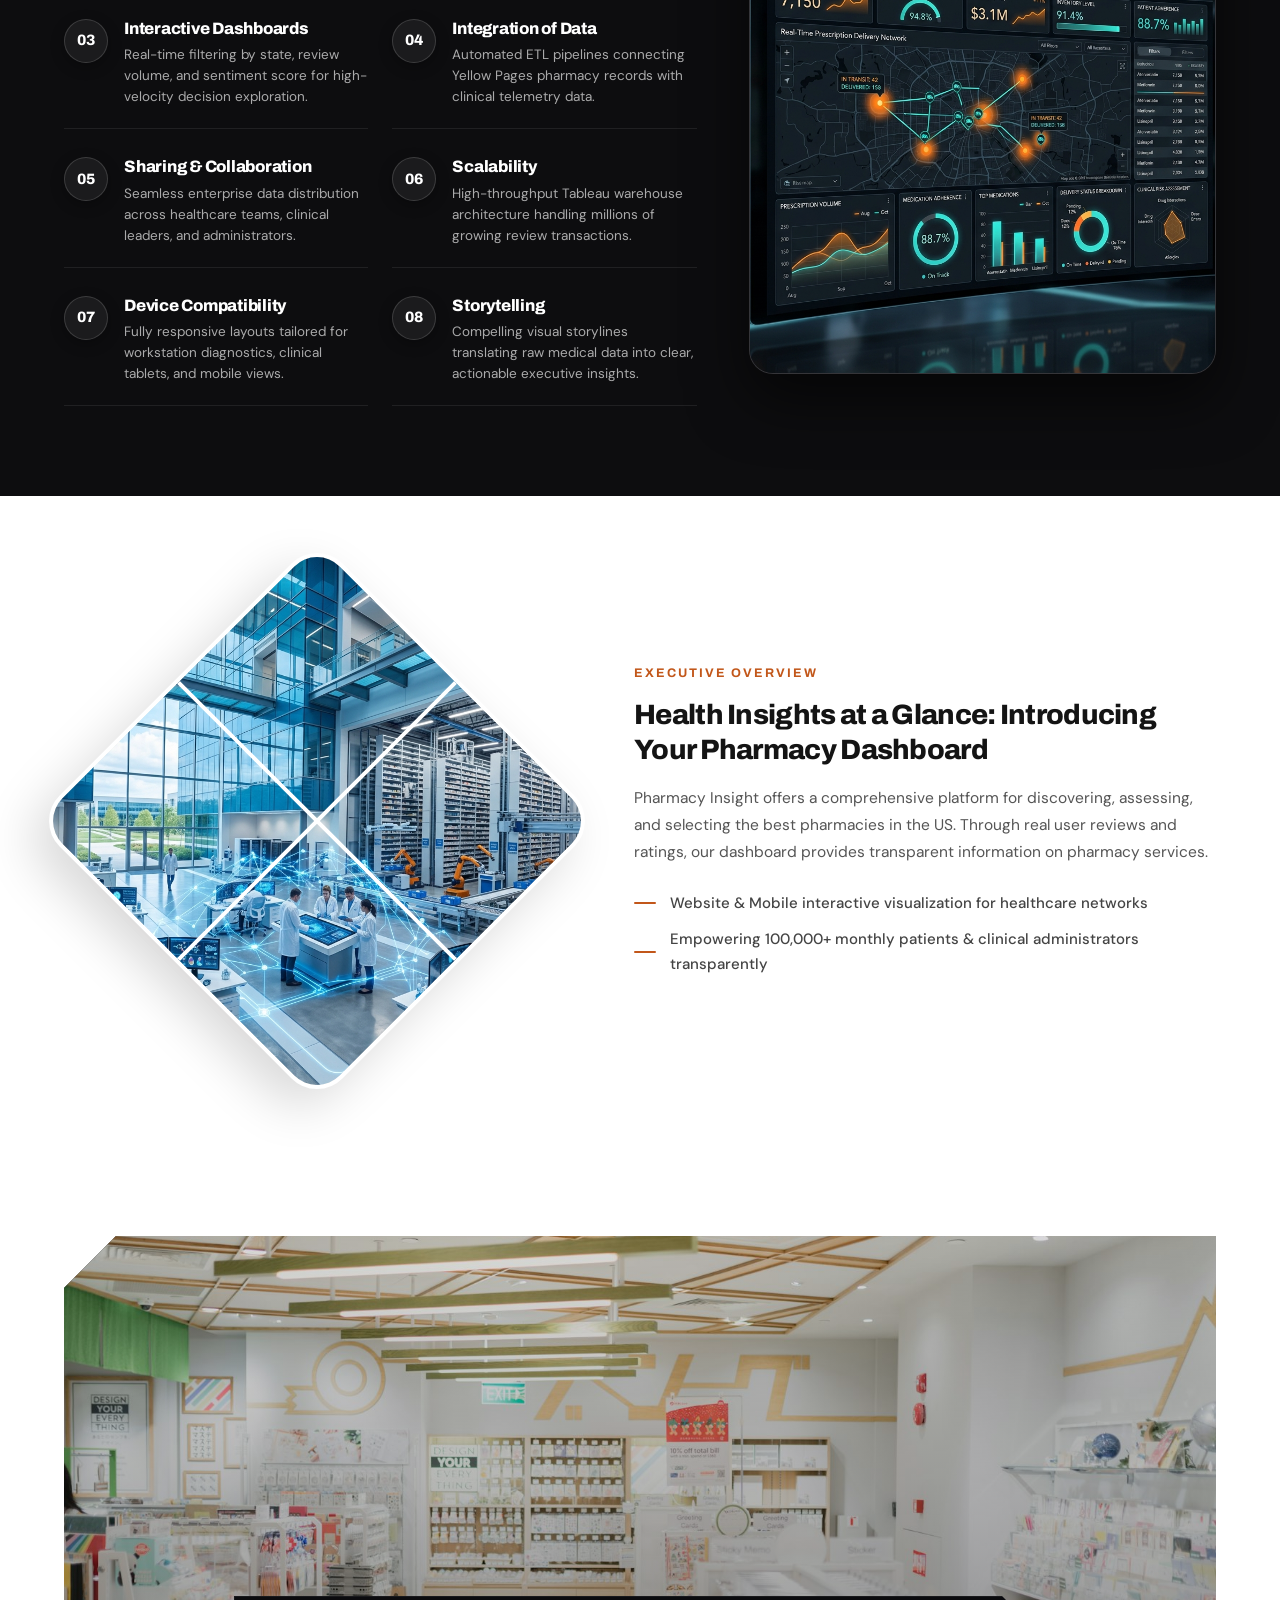
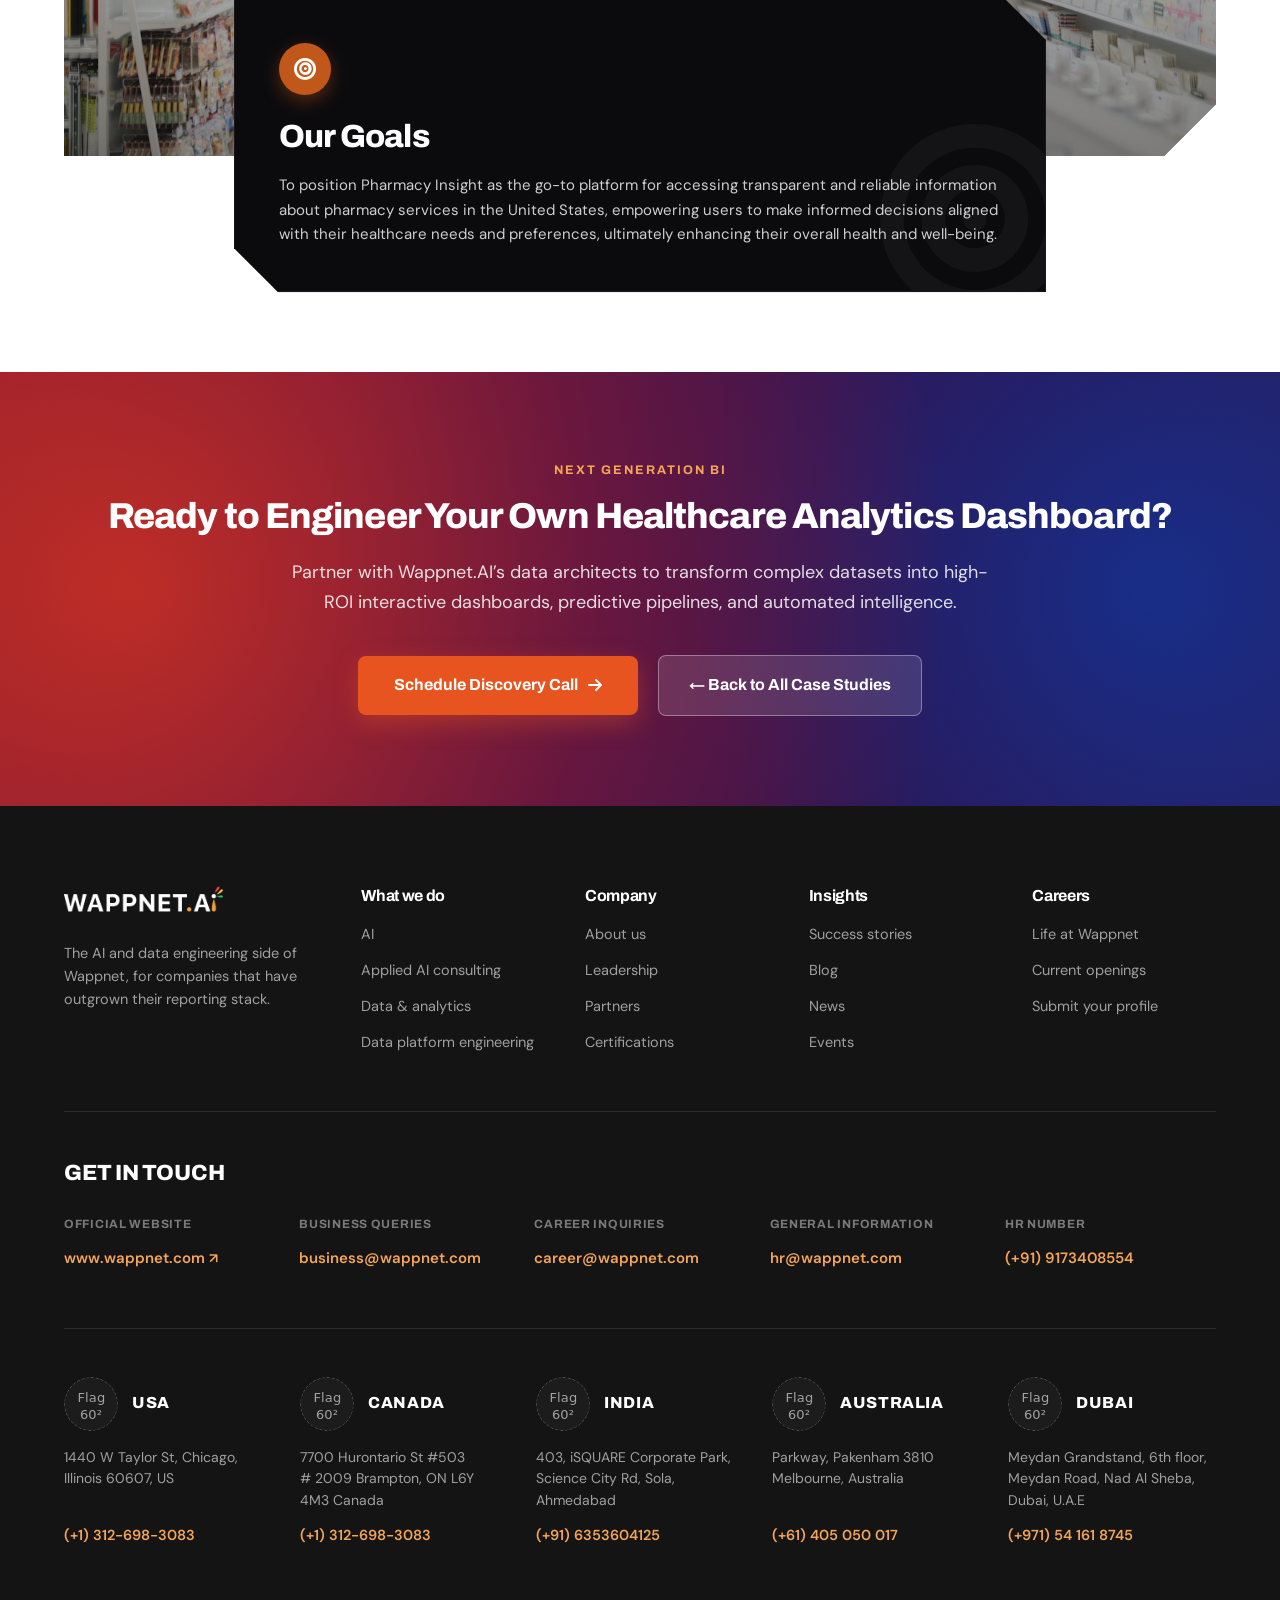
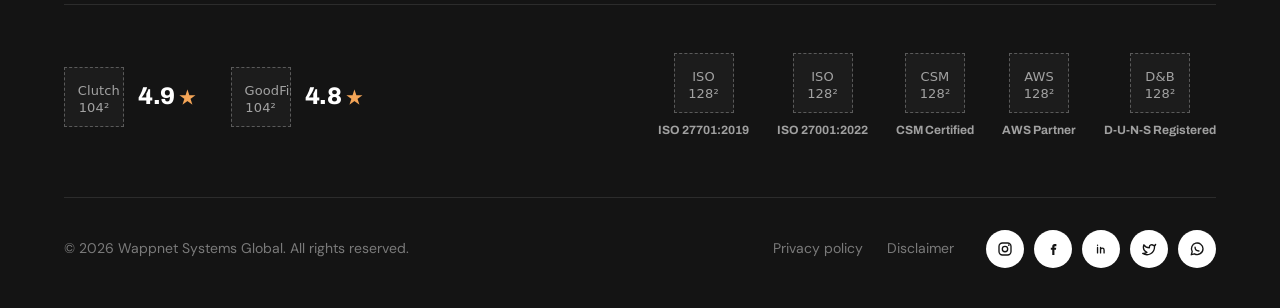
<file: case-study-pharmacy-dashboard.html>
<!DOCTYPE html>
<html lang="en">

<head>
  <meta charset="UTF-8">
  <meta name="viewport" content="width=device-width, initial-scale=1.0">
  <title>Pharmacy Dashboard Case Study — Wappnet.AI | Healthcare Analytics & Tableau BI</title>
  <meta name="description"
    content="Discover how Wappnet.AI engineered an intuitive Pharmacy Dashboard powered by Tableau and modern data engineering for comprehensive pharmacy reviews, ratings, and analytics.">

  <!-- Google Fonts: Archivo & DM Sans -->
  <link rel="preconnect" href="https://fonts.googleapis.com">
  <link rel="preconnect" href="https://fonts.gstatic.com" crossorigin>
  <link
    href="https://fonts.googleapis.com/css2?family=Archivo:wght@500;600;700;800&family=DM+Sans:opsz,wght@9..40,400;9..40,500;700&display=swap"
    rel="stylesheet">

  <!-- Font Awesome Icons 6.5.2 -->
  <link rel="stylesheet" href="https://cdnjs.cloudflare.com/ajax/libs/font-awesome/6.5.2/css/all.min.css">
  <link rel="stylesheet" href="style.css">
  <script src="./image-slot.js"></script>

  <style>
    /* Case Study Detail Specific Styles */
    :root {
      --theme-orange: #E8541F;
      --theme-orange-hover: #d24614;
      --theme-accent: #F4A557;
      --theme-dark: #0D0D0F;
      --theme-surface: #FAF9F7;
      --theme-card-bg: #FFFFFF;
      --theme-border: #ECEAE5;
    }

    body {
      font-family: 'DM Sans', sans-serif;
      color: #141414;
      background-color: #FFFFFF;
      overflow-x: hidden;
    }

    h1,
    h3,
    h4,
    h5,
    h6 {
      font-family: 'Archivo', sans-serif;
    }

    h2 {
      font-family: 'Archivo', sans-serif;
      font-size: 36px;
      font-weight: 800;
      letter-spacing: -0.025em;
      line-height: 1.2;
    }

    .section-eyebrow-tag {
      font-family: var(--font-family-display, 'Archivo', sans-serif);
      font-size: 12.5px;
      font-weight: 700;
      letter-spacing: 0.16em;
      text-transform: uppercase;
      color: var(--color-brand-orange, #c2571a);
      margin-bottom: 16px;
      display: inline-block;
      line-height: 1.3;
    }

    .section-eyebrow-tag.center-tag {
      display: block;
      text-align: center;
      margin-left: auto;
      margin-right: auto;
      margin-bottom: 16px;
    }

    .section-eyebrow-tag.dark-tag {
      color: #f4a557;
    }

    /* Meta Info Ribbon */
    .cs-meta-ribbon {
      background: #FFFFFF;
      border-bottom: 1px solid #ECEAE5;
      padding: 28px 0;
      position: relative;
      z-index: 4;
      box-shadow: 0 4px 20px rgba(0, 0, 0, 0.03);
    }

    .meta-ribbon-grid {
      display: grid;
      grid-template-columns: repeat(4, 1fr);
      gap: 24px;
    }

    .meta-ribbon-item {
      display: flex;
      flex-direction: column;
      gap: 4px;
      padding: 0 20px;
      border-left: 1px solid rgba(0, 0, 0, 0.08);
    }

    .meta-ribbon-item:first-child {
      border-left: none;
      padding-left: 0;
    }

    .meta-ribbon-lbl {
      font-size: 12px;
      font-weight: 700;
      text-transform: uppercase;
      letter-spacing: 0.06em;
      color: #888888;
    }

    .meta-ribbon-val {
      font-family: 'Archivo', sans-serif;
      font-size: 16px;
      font-weight: 800;
      color: #141414;
    }

    /* Content Layout Blocks */
    .cs-detail-section {
      padding: 90px 0;
      position: relative;
    }

    .cs-detail-section.dark-bg {
      background-color: #0D0D0F;
      color: #FFFFFF;
    }

    .cs-two-col {
      display: grid;
      grid-template-columns: 1.1fr 0.9fr;
      gap: 56px;
      align-items: center;
    }

    .cs-two-col.reverse {
      grid-template-columns: 0.9fr 1.1fr;
    }

    .cs-visual-card {
      background: #FFFFFF;
      border: 1px solid #ECEAE5;
      border-radius: 20px;
      overflow: hidden;
      box-shadow: 0 20px 40px rgba(0, 0, 0, 0.06);
      position: relative;
      transition: transform 0.3s ease, box-shadow 0.3s ease;
    }

    .cs-visual-card:hover {
      transform: translateY(-4px);
      box-shadow: 0 28px 50px rgba(0, 0, 0, 0.1);
    }

    .cs-visual-img {
      width: 100%;
      height: auto;
      display: block;
      object-fit: cover;
    }

    /* Numbered Benefit Cards (Section 2) */
    .benefits-grid {
      display: grid;
      grid-template-columns: repeat(4, 1fr);
      gap: 24px;
      margin-top: 48px;
    }

    .benefit-item-card {
      background: #FFFFFF;
      border: 1px solid #ECEAE5;
      border-radius: 18px;
      padding: 0 24px 24px 24px;
      position: relative;
      transition: all 0.3s cubic-bezier(0.16, 1, 0.3, 1);
      display: flex;
      flex-direction: column;
      box-shadow: 0 8px 24px rgba(0, 0, 0, 0.04);
      overflow: hidden;
    }

    .benefit-item-card:hover {
      transform: translateY(-6px);
      box-shadow: 0 18px 36px rgba(0, 0, 0, 0.08);
      border-color: #DDD9D2;
    }

    /* Top-Left Curved Corner Icon */
    .benefit-corner-icon {
      width: 60px;
      height: 54px;
      margin-left: -24px;
      border-bottom-right-radius: 22px;
      display: flex;
      align-items: center;
      justify-content: center;
      color: #FFFFFF;
      font-size: 22px;
      margin-bottom: 20px;
      background: var(--color-brand-orange, #c2571a);
    }

    .benefit-card-title {
      font-family: 'Archivo', sans-serif;
      font-size: 18px;
      font-weight: 800;
      color: #141414;
      margin: 0 0 10px 0;
      letter-spacing: -0.02em;
    }

    .benefit-card-desc {
      font-family: 'DM Sans', sans-serif;
      font-size: 14.5px;
      line-height: 1.65;
      color: #666666;
      margin: 0;
      flex-grow: 1;
    }

    /* Process Dynamics Layout (Section 4 matching Reference Image) */
    .cs-process-wrapper {
      display: grid;
      grid-template-columns: 1.15fr 0.85fr;
      gap: 52px;
      align-items: center;
      margin-top: 48px;
    }

    .cs-process-steps-grid {
      display: grid;
      grid-template-columns: 1fr 1fr;
      gap: 28px 24px;
    }

    .cs-process-step-item {
      display: flex;
      align-items: flex-start;
      gap: 16px;
      padding-bottom: 20px;
      border-bottom: 1px solid rgba(255, 255, 255, 0.08);
      transition: transform 0.25s ease;
    }

    .cs-process-step-item:hover {
      transform: translateX(4px);
    }

    .step-num-circle {
      width: 44px;
      height: 44px;
      border-radius: 50%;
      background: rgba(255, 255, 255, 0.06);
      border: 1px solid rgba(255, 255, 255, 0.15);
      color: #FFFFFF;
      display: flex;
      align-items: center;
      justify-content: center;
      font-family: 'Archivo', sans-serif;
      font-size: 15px;
      font-weight: 800;
      flex-shrink: 0;
      box-shadow: 0 4px 14px rgba(0, 0, 0, 0.3);
      transition: all 0.3s ease;
    }

    .cs-process-step-item:hover .step-num-circle {
      background: var(--color-brand-orange, #c2571a);
      border-color: var(--color-brand-orange, #c2571a);
      box-shadow: 0 4px 16px rgba(194, 87, 26, 0.4);
    }

    .step-content-body {
      flex: 1;
    }

    .step-item-title {
      font-family: 'Archivo', sans-serif;
      font-size: 16.5px;
      font-weight: 800;
      color: #FFFFFF;
      margin: 0 0 6px 0;
      letter-spacing: -0.015em;
    }

    .step-item-desc {
      font-family: 'DM Sans', sans-serif;
      font-size: 13.5px;
      line-height: 1.55;
      color: rgba(255, 255, 255, 0.65);
      margin: 0;
    }

    /* Right Image Card for Section 4 */
    .cs-process-image-card {
      position: relative;
      border-radius: 24px;
      overflow: hidden;
      border: 1.5px solid rgba(255, 255, 255, 0.14);
      background: #141419;
      box-shadow: 0 24px 60px rgba(0, 0, 0, 0.6);
      transition: transform 0.4s ease, box-shadow 0.4s ease, border-color 0.4s ease;
    }

    .cs-process-image-card:hover {
      transform: translateY(-6px);
      box-shadow: 0 30px 70px rgba(0, 0, 0, 0.7);
      border-color: rgba(232, 84, 31, 0.5);
    }

    .cs-process-image-card img {
      width: 100%;
      height: 100%;
      min-height: 480px;
      display: block;
      object-fit: cover;
      transition: transform 0.5s ease;
    }

    .cs-process-image-card:hover img {
      transform: scale(1.03);
    }

    .telemetry-decor-dots {
      position: absolute;
      top: -10px;
      left: -10px;
      display: grid;
      grid-template-columns: repeat(4, 5px);
      gap: 5px;
      opacity: 0.85;
      z-index: 3;
    }

    .telemetry-decor-dots span {
      width: 5px;
      height: 5px;
      border-radius: 50%;
      background: var(--color-brand-orange, #c2571a);
    }

    /* =========================================================================
       Section 5: Executive Overview (Matching Diamond Reference Design)
       ========================================================================= */
    .cs-overview-section {
      background: #FFFFFF;
      padding: 95px 0 105px;
      position: relative;
      overflow: hidden;
    }

    .cs-overview-grid {
      display: grid;
      grid-template-columns: 1fr 1.15fr;
      gap: 64px;
      align-items: center;
    }

    /* Left Diamond Collage Visual */
    .cs-diamond-visual-wrap {
      position: relative;
      width: 100%;
      max-width: 460px;
      height: 460px;
      margin: 0 auto;
      display: flex;
      align-items: center;
      justify-content: center;
    }

    /* Background Halftone Dotted Pattern */
    .cs-diamond-bg-dots {
      position: absolute;
      width: 400px;
      height: 400px;
      top: 50%;
      left: 50%;
      transform: translate(-50%, -50%);
      background-image: radial-gradient(rgba(20, 20, 20, 0.12) 1.5px, transparent 1.5px);
      background-size: 16px 16px;
      border-radius: 50%;
      mask-image: radial-gradient(circle, black 40%, transparent 75%);
      -webkit-mask-image: radial-gradient(circle, black 40%, transparent 75%);
      pointer-events: none;
      z-index: 1;
    }


    /* Offset Orange Diamond Outline */
    .cs-diamond-outline-frame {
      position: absolute;
      width: 280px;
      height: 280px;
      border: 3.5px solid var(--color-brand-orange, #c2571a);
      border-radius: 36px;
      transform: rotate(45deg);
      top: calc(50% - 120px);
      left: calc(50% - 160px);
      z-index: 2;
      pointer-events: none;
      box-shadow: 0 10px 30px rgba(194, 87, 26, 0.15);
    }

    /* Main Rotated Diamond Photo Frame */
    .cs-diamond-photo-frame {
      position: relative;
      width: 400px;
      height: 400px;
      transform: rotate(45deg);
      border-radius: 36px;
      overflow: hidden;
      z-index: 3;
      box-shadow: 0 24px 50px rgba(0, 0, 0, 0.15);
      border: 4px solid #FFFFFF;
      background: #F4F1EA;
    }

    .cs-diamond-photo-frame img {
      width: 145%;
      height: 145%;
      object-fit: cover;
      transform: rotate(-44deg) translate(-2%, -21%);
      display: block;
      transition: transform 0.6s cubic-bezier(0.16, 1, 0.3, 1);
    }

    /* 4-Quadrant Segment Overlay */
    .cs-diamond-crosshair {
      position: absolute;
      top: 0;
      left: 0;
      width: 100%;
      height: 100%;
      pointer-events: none;
      z-index: 4;
    }

    .cs-diamond-crosshair::before {
      content: '';
      position: absolute;
      top: 0;
      bottom: 0;
      left: 50%;
      width: 4px;
      background: #FFFFFF;
      transform: translateX(-50%);
    }

    .cs-diamond-crosshair::after {
      content: '';
      position: absolute;
      left: 0;
      right: 0;
      top: 50%;
      height: 4px;
      background: #FFFFFF;
      transform: translateY(-50%);
    }

    /* Right Column Narrative */
    .cs-overview-right-content {
      display: flex;
      flex-direction: column;
      align-items: flex-start;
    }

    /* Modern Pill Eyebrow Tag with Pill Dash */
    .cs-overview-eyebrow-pill {
      display: inline-flex;
      align-items: center;
      gap: 10px;
      background: rgba(194, 87, 26, 0.08);
      color: var(--color-brand-orange, #c2571a);
      font-family: 'Archivo', sans-serif;
      font-size: 13.5px;
      font-weight: 700;
      letter-spacing: 0.04em;
      padding: 7px 18px;
      border-radius: 50px;
      margin-bottom: 16px;
      border: 1px solid rgba(194, 87, 26, 0.18);
    }

    .cs-overview-eyebrow-pill .pill-dash {
      width: 16px;
      height: 3px;
      border-radius: 2px;
      background: var(--color-brand-orange, #c2571a);
      display: inline-block;
    }

    .cs-overview-heading {
      font-family: 'Archivo', sans-serif;
      font-size: 36px;
      font-weight: 800;
      letter-spacing: -0.025em;
      line-height: 1.25;
      color: #141414;
      margin: 0 0 18px 0;
    }

    .cs-overview-desc {
      font-family: 'DM Sans', sans-serif;
      font-size: 15.5px;
      line-height: 1.75;
      color: #555555;
      margin: 0 0 24px 0;
    }


    /* Dashed Bullet Items */
    .cs-overview-dashed-list {
      display: flex;
      flex-direction: column;
      gap: 12px;
      margin-bottom: 0;
      width: 100%;
    }

    .cs-overview-dashed-item {
      display: flex;
      align-items: center;
      gap: 14px;
      font-family: 'DM Sans', sans-serif;
      font-size: 15px;
      font-weight: 500;
      color: #444444;
    }

    .cs-overview-dashed-item .item-dash {
      width: 22px;
      height: 2.5px;
      background: var(--color-brand-orange, #c2571a);
      border-radius: 2px;
      flex-shrink: 0;
    }

    /* Orange Pill Button */
    .cs-overview-explore-btn {
      display: inline-flex;
      align-items: center;
      gap: 10px;
      background: var(--color-brand-orange, #c2571a);
      color: #FFFFFF;
      font-family: 'Archivo', sans-serif;
      font-size: 14px;
      font-weight: 800;
      letter-spacing: 0.04em;
      text-transform: uppercase;
      padding: 15px 34px;
      border-radius: 50px;
      text-decoration: none;
      box-shadow: 0 8px 24px rgba(194, 87, 26, 0.32);
      transition: all 0.3s ease;
    }

    .cs-overview-explore-btn:hover {
      background: #a84610;
      transform: translateY(-2px);
      box-shadow: 0 12px 28px rgba(194, 87, 26, 0.45);
      color: #FFFFFF;
    }

    @media (max-width: 991px) {
      .cs-overview-grid {
        grid-template-columns: 1fr;
        gap: 48px;
      }

      .cs-diamond-visual-wrap {
        height: 380px;
      }

      .cs-diamond-outline-frame,
      .cs-diamond-photo-frame {
        width: 240px;
        height: 240px;
      }

      .cs-diamond-outline-frame {
        top: calc(50% - 100px);
        left: calc(50% - 140px);
      }
    }


    .cs-overview-heading {
      font-size: 28px;
    }
    }

    /* =========================================================================
       Section 6: Mission & Excellence Showcase (Angled Banner & Overlapping Cards)
       ========================================================================= */
    .cs-mission-banner-section {
      padding: 90px 0 100px 0 !important;
      background: #FFFFFF;
      position: relative;
      overflow: hidden;
    }

    .cs-mission-inner-wrap {
      max-width: 1200px;
      margin: 0 auto;
      padding: 0 24px;
      position: relative;
    }

    .cs-mission-img-frame {
      position: relative;
      width: 100%;
      height: 520px;
      overflow: hidden;
      clip-path: polygon(52px 0%, 100% 0%, 100% calc(100% - 52px), calc(100% - 52px) 100%, 0% 100%, 0% 52px);
      box-shadow: 0 24px 60px rgba(0, 0, 0, 0.12);
      background: #141414;
    }

    .cs-mission-img-frame img {
      width: 100%;
      height: 100%;
      object-fit: cover;
      object-position: center center;
      display: block;
      transition: transform 0.6s cubic-bezier(0.16, 1, 0.3, 1);
    }

    .cs-mission-img-frame:hover img {
      transform: scale(1.03);
    }

    .cs-mission-img-overlay {
      position: absolute;
      inset: 0;
      background: linear-gradient(180deg, rgba(15, 16, 20, 0.1) 0%, rgba(15, 16, 20, 0.45) 100%);
      pointer-events: none;
    }

    /* Cards Wrap - overlapping lower half of the banner */
    .cs-mission-cards-wrap {
      max-width: 860px;
      margin: -160px auto 0 auto;
      position: relative;
      z-index: 10;
      padding: 0 24px;
    }

    .cs-mission-card {
      position: relative;
      overflow: hidden;
      padding: 46px 44px 44px 44px;
      display: flex;
      flex-direction: column;
      min-height: auto;
      transition: transform 0.35s ease, box-shadow 0.35s ease;
    }

    .cs-mission-card:hover {
      transform: translateY(-6px);
    }

    /* Orange Brand Card */
    .cs-mission-card.orange-card {
      background: var(--color-brand-orange, #c2571a);
      clip-path: polygon(0 0, calc(100% - 44px) 0, 100% 44px, 100% 100%, 44px 100%, 0 calc(100% - 44px));
      box-shadow: 0 20px 45px rgba(194, 87, 26, 0.32);
    }

    .cs-mission-card.orange-card:hover {
      box-shadow: 0 26px 55px rgba(194, 87, 26, 0.42);
    }

    /* Dark Slate Card */
    .cs-mission-card.dark-card {
      background: #0B0B0E;
      clip-path: polygon(0 0, calc(100% - 44px) 0, 100% 44px, 100% 100%, 44px 100%, 0 calc(100% - 44px));
      box-shadow: 0 24px 50px rgba(0, 0, 0, 0.35);
      border: 1px solid rgba(255, 255, 255, 0.06);
    }

    .cs-mission-card.dark-card:hover {
      box-shadow: 0 28px 60px rgba(0, 0, 0, 0.45);
    }

    .cs-mission-card-content {
      position: relative;
      z-index: 2;
    }

    /* Circular Icon Badge for Dark Card */
    .cs-mission-icon-badge {
      width: 52px;
      height: 52px;
      border-radius: 50%;
      background: var(--color-brand-orange, #c2571a);
      color: #FFFFFF;
      display: inline-flex;
      align-items: center;
      justify-content: center;
      font-size: 22px;
      margin-bottom: 22px;
      box-shadow: 0 6px 18px rgba(194, 87, 26, 0.4);
    }

    .cs-mission-card-title {
      font-family: 'Archivo', sans-serif;
      font-size: 32px;
      font-weight: 800;
      line-height: 1.25;
      color: #FFFFFF;
      margin: 0 0 16px 0;
      letter-spacing: -0.025em;
    }

    .cs-mission-card-desc {
      font-family: 'DM Sans', sans-serif;
      font-size: 15px;
      line-height: 1.65;
      color: rgba(255, 255, 255, 0.9);
      margin: 0 0 28px 0;
    }

    .dark-card .cs-mission-card-desc {
      color: rgba(255, 255, 255, 0.8);
      margin: 0;
    }

    /* Start Your Project Pill Button */
    .cs-mission-btn-white {
      display: inline-flex;
      align-items: center;
      gap: 12px;
      background: #FFFFFF;
      color: #141414;
      font-family: 'Archivo', sans-serif;
      font-size: 14px;
      font-weight: 800;
      letter-spacing: 0.02em;
      padding: 8px 8px 8px 24px;
      border-radius: 50px;
      text-decoration: none;
      box-shadow: 0 8px 22px rgba(0, 0, 0, 0.16);
      transition: all 0.3s ease;
      width: fit-content;
    }

    .cs-mission-btn-white .btn-arrow-circle {
      width: 34px;
      height: 34px;
      border-radius: 50%;
      background: var(--color-brand-orange, #c2571a);
      color: #FFFFFF;
      display: inline-flex;
      align-items: center;
      justify-content: center;
      font-size: 13px;
      transition: transform 0.3s ease, background 0.3s ease;
    }

    .cs-mission-btn-white:hover {
      background: #FFFFFF;
      color: var(--color-brand-orange, #c2571a);
      transform: translateY(-2px);
      box-shadow: 0 12px 28px rgba(0, 0, 0, 0.22);
    }

    .cs-mission-btn-white:hover .btn-arrow-circle {
      transform: rotate(45deg);
      background: #a84610;
    }

    /* Background Watermarks */
    .cs-mission-watermark {
      position: absolute;
      right: -15px;
      bottom: -25px;
      font-size: 180px;
      color: rgba(255, 255, 255, 0.08);
      pointer-events: none;
      z-index: 1;
      line-height: 1;
      transform: rotate(-6deg);
    }

    .dark-card .cs-mission-watermark {
      right: -25px;
      bottom: -30px;
      font-size: 190px;
      color: rgba(255, 255, 255, 0.04);
      transform: rotate(0deg);
    }

    /* Responsive Queries */
    @media (max-width: 991px) {
      .cs-mission-banner-section {
        padding: 60px 0 80px 0;
      }

      .cs-mission-img-frame {
        height: 380px;
        clip-path: polygon(36px 0%, 100% 0%, 100% calc(100% - 36px), calc(100% - 36px) 100%, 0% 100%, 0% 36px);
      }

      .cs-mission-cards-wrap {
        grid-template-columns: 1fr;
        margin-top: -100px;
        gap: 24px;
        padding: 0 16px;
      }

      .cs-mission-card {
        padding: 38px 32px;
        min-height: auto;
      }

      .cs-mission-card-title {
        font-size: 26px;
      }
    }

    @media (max-width: 576px) {
      .cs-mission-img-frame {
        height: 240px;
        clip-path: polygon(24px 0%, 100% 0%, 100% calc(100% - 24px), calc(100% - 24px) 100%, 0% 100%, 0% 24px);
      }

      .cs-mission-cards-wrap {
        margin-top: -50px;
        padding: 0 8px;
      }

      .cs-mission-card {
        padding: 30px 22px;
        clip-path: polygon(0 0, calc(100% - 28px) 0, 100% 28px, 100% 100%, 28px 100%, 0 calc(100% - 28px));
      }

      .cs-mission-card-title {
        font-size: 22px;
      }
    }



    /* Bottom CTA Ribbon */
    .cs-detail-cta {
      background: radial-gradient(circle at 10% 50%, rgba(200, 48, 36, 0.85) 0%, rgba(135, 26, 52, 0.6) 40%, transparent 70%),
        radial-gradient(circle at 90% 50%, rgba(24, 48, 145, 0.85) 0%, rgba(55, 20, 85, 0.6) 40%, transparent 70%),
        linear-gradient(105deg, #9b2229 0%, #6e183d 24%, #3a124a 48%, #1f1446 72%, #142865 100%);
      padding: 90px 0;
      color: #FFFFFF;
      text-align: center;
      position: relative;
    }

    /* Precision Showcase Section (Matching Reference Design in Brand Theme) */
    .cs-precision-section {
      background-color: #FAF8F4;
      background-image:
        radial-gradient(circle at 15% 50%, rgba(232, 84, 31, 0.03) 0%, transparent 60%),
        linear-gradient(rgba(20, 20, 20, 0.02) 1px, transparent 1px),
        linear-gradient(90deg, rgba(20, 20, 20, 0.02) 1px, transparent 1px);
      background-size: 100% 100%, 36px 36px, 36px 36px;
      padding: 95px 0 105px;
      position: relative;
      overflow: hidden;
    }

    .cs-precision-section::before {
      content: '';
      position: absolute;
      top: 0;
      left: 0;
      right: 0;
      height: 1px;
      background: linear-gradient(90deg, transparent, rgba(232, 84, 31, 0.25), transparent);
    }

    .cs-precision-header {
      margin-bottom: 40px;
    }

    .cs-precision-title {
      font-family: 'Archivo', sans-serif;
      font-size: 36px;
      font-weight: 800;
      letter-spacing: -0.025em;
      line-height: 1.2;
      color: #141414;
      margin: 0;
    }

    .cs-precision-body-grid {
      display: grid;
      grid-template-columns: 1fr 1.25fr;
      gap: 48px;
      align-items: center;
    }

    /* Left Chamfered Card */
    .cs-chamfer-left-card {
      position: relative;
      clip-path: polygon(32% 0%, 100% 0%, 100% 100%, 0% 100%, 0% 22%);
      background: #EAE6DE;
      box-shadow: 0 16px 36px rgba(0, 0, 0, 0.08);
      overflow: hidden;
      min-height: 491px;
      border-radius: 4px;
    }

    .cs-chamfer-left-card img {
      width: 100%;
      height: 100%;
      object-fit: cover;
      display: block;
      transition: transform 0.5s ease;
    }

    .cs-chamfer-left-card:hover img {
      transform: scale(1.04);
    }

    /* Narrative & Features */
    .cs-precision-content-col {
      display: flex;
      flex-direction: column;
      justify-content: center;
    }

    .cs-precision-p {
      font-family: 'DM Sans', sans-serif;
      font-size: 16px;
      line-height: 1.75;
      color: #4A4A4A;
      margin: 0 0 18px 0;
    }

    .cs-precision-features-list {
      display: flex;
      flex-direction: column;
      gap: 24px;
      margin-top: 18px;
    }

    .cs-precision-feature-item {
      display: flex;
      flex-direction: column;
      position: relative;
    }

    .cs-precision-feature-icon {
      font-size: 24px;
      color: #E8541F;
      margin-bottom: 8px;
      display: flex;
      align-items: center;
    }

    .cs-precision-feature-title {
      font-family: 'Archivo', sans-serif;
      font-size: 18px;
      font-weight: 800;
      color: #141414;
      margin: 0 0 6px 0;
      letter-spacing: -0.02em;
    }

    .cs-precision-feature-desc {
      font-family: 'DM Sans', sans-serif;
      font-size: 14.5px;
      line-height: 1.6;
      color: #666666;
      margin: 0;
    }

    /* Responsive */
    @media (max-width: 1024px) {
      .cs-precision-body-grid {
        grid-template-columns: 1fr;
        gap: 32px;
      }

      .cs-chamfer-left-card {
        min-height: 360px;
        max-height: 450px;
      }

      .meta-ribbon-grid {
        grid-template-columns: repeat(2, 1fr);
        gap: 20px;
      }

      .meta-ribbon-item:nth-child(odd) {
        border-left: none;
        padding-left: 0;
      }

      .benefits-grid,
      .features-grid-3col {
        grid-template-columns: repeat(2, 1fr);
      }

      .audience-grid {
        grid-template-columns: repeat(2, 1fr);
      }

      .objectives-tri-layout {
        grid-template-columns: 1fr;
      }

      .kpi-badges-grid {
        grid-template-columns: repeat(3, 1fr);
      }

      .cs-two-col,
      .cs-two-col.reverse {
        grid-template-columns: 1fr;
        gap: 40px;
      }
    }

    @media (max-width: 640px) {
      .meta-ribbon-grid {
        grid-template-columns: 1fr;
      }

      .benefits-grid,
      .features-grid-3col,
      .audience-grid,
      .kpi-badges-grid {
        grid-template-columns: 1fr;
      }
    }
  </style>
</head>

<body>

  <!-- =========================================================================
       GLOBAL SITE HEADER & MEGA MENU
       ========================================================================= -->
  <header class="site-header" id="site-header"
    style="position:fixed;top:0;left:0;right:0;z-index:9999;height:72px;display:flex;align-items:center;transition:background .25s ease,border-color .25s ease;border-bottom:1px solid transparent">
    <div class="site-header-container"
      style="max-width:1200px;margin:0 auto;padding:0 24px;width:100%;display:flex;align-items:center;justify-content:space-between">

      <!-- Logo -->
      <a href="index.html" class="site-logo-link" style="display:inline-flex;align-items:center;text-decoration:none">
        <img src="uploads/white-logo.png" alt="WAPPNET.Ai Logo" style="height:26px;width:auto;display:block">
      </a>

      <!-- Desktop Navigation -->
      <nav class="site-nav" style="display:flex;align-items:center;gap:36px">
        <a href="index.html" class="site-nav-item"
          style="font-family:'Archivo',sans-serif;font-size:15px;font-weight:700;color:rgba(255,255,255,.9);text-decoration:none;position:relative;padding:12px 0;transition:color .2s">
          Home
        </a>

        <!-- Services (Mega Menu Target) -->
        <div class="site-nav-item-wrapper" style="position:relative">
          <a href="service.html" class="site-nav-item" data-menu-target="services"
            style="font-family:'Archivo',sans-serif;font-size:15px;font-weight:700;color:rgba(255,255,255,.9);text-decoration:none;position:relative;padding:12px 0;display:inline-flex;align-items:center;gap:6px;transition:color .2s">
            Services <i class="fa-solid fa-chevron-down" style="font-size:10px;opacity:.7"></i>
          </a>
          <span class="site-nav-bar" data-nav-bar="services"
            style="position:absolute;bottom:0;left:0;right:0;height:2px;background:#E8541F;transform:scaleX(0);transform-origin:left;transition:transform .2s ease,opacity .2s ease;opacity:0"></span>
        </div>

        <!-- Our Work (Mega Menu Target) -->
        <div class="site-nav-item-wrapper" style="position:relative">
          <a href="case-studies.html" class="site-nav-item" data-menu-target="work"
            style="font-family:'Archivo',sans-serif;font-size:15px;font-weight:700;color:#E8541F;text-decoration:none;position:relative;padding:12px 0;display:inline-flex;align-items:center;gap:6px;transition:color .2s">
            Our Work <i class="fa-solid fa-chevron-down" style="font-size:10px;opacity:.7"></i>
          </a>
          <span class="site-nav-bar" data-nav-bar="work"
            style="position:absolute;bottom:0;left:0;right:0;height:2px;background:#E8541F;transform:scaleX(1);transform-origin:left;transition:transform .2s ease,opacity .2s ease;opacity:1"></span>
        </div>

        <!-- About Us -->
        <a href="about.html" class="site-nav-item"
          style="font-family:'Archivo',sans-serif;font-size:15px;font-weight:700;color:rgba(255,255,255,.9);text-decoration:none;position:relative;padding:12px 0;transition:color .2s">
          About
        </a>

        <!-- Contact Us -->
        <a href="contact.html" class="site-nav-item"
          style="font-family:'Archivo',sans-serif;font-size:15px;font-weight:700;color:rgba(255,255,255,.9);text-decoration:none;position:relative;padding:12px 0;transition:color .2s">
          Contact
        </a>
      </nav>

      <!-- Right Header Actions -->
      <div class="site-header-actions" style="display:flex;align-items:center;gap:18px">
        <a href="contact.html" class="site-btn-quote"
          style="display:inline-flex;align-items:center;gap:8px;background:#E8541F;color:#fff;border-radius:6px;padding:10px 20px;font-family:'Archivo',sans-serif;font-size:14px;font-weight:700;text-decoration:none;transition:transform .2s,box-shadow .2s;box-shadow:0 4px 14px rgba(232,84,31,.35)"
          style-hover="transform:translateY(-1px);box-shadow:0 8px 20px rgba(232,84,31,.45)">
          Get a Quote
        </a>
        <button type="button" class="site-mobile-toggle" id="site-mobile-toggle" aria-label="Toggle Menu"
          style="display:none;background:none;border:none;color:#fff;font-size:22px;cursor:pointer">
          <i class="fa-solid fa-bars"></i>
        </button>
      </div>
    </div>

    <!-- Mega Menu Panels -->
    <div class="site-mega-menu-wrapper" data-menu-panel="services"
      style="position:absolute;top:72px;left:0;right:0;background:#ffffff;border-bottom:1px solid #E7E4DF;box-shadow:0 30px 60px rgba(0,0,0,.15);display:none;padding:36px 0;color:#141414">
      <div style="max-width:1200px;margin:0 auto;padding:0 24px">
        <div style="display:grid;grid-template-columns:300px 1fr;gap:40px;align-items:start">
          <div
            style="background:radial-gradient(circle at 10% 20%,#871A34 0%,#2C0D43 50%,#0D0D0F 100%);border-radius:12px;padding:28px;color:#fff;display:flex;flex-direction:column;justify-content:space-between;min-height:220px">
            <div>
              <span
                style="display:inline-block;background:rgba(232,84,31,.2);border:1px solid rgba(232,84,31,.4);color:#F4A557;font-size:11px;font-weight:800;letter-spacing:.08em;text-transform:uppercase;padding:3px 8px;border-radius:4px;margin-bottom:12px">Featured
                Capability</span>
              <h4 style="font-family:'Archivo',sans-serif;font-size:19px;font-weight:800;line-height:1.2;color:#fff">
                Enterprise AI Architecture &amp; Data Engineering</h4>
            </div>
            <a href="service.html"
              style="display:inline-flex;align-items:center;gap:6px;color:#F8D06A;font-family:'Archivo',sans-serif;font-size:13px;font-weight:700;text-decoration:none;margin-top:16px">Explore
              all services →</a>
          </div>
          <div style="display:grid;grid-template-columns:repeat(3, 1fr);gap:20px">
            <div>
              <h5
                style="font-family:'Archivo',sans-serif;font-size:14px;font-weight:800;text-transform:uppercase;color:#888;margin-bottom:14px">
                Core AI</h5>
              <div style="display:flex;flex-direction:column;gap:10px">
                <a href="service.html" style="color:#141414;text-decoration:none;font-size:14.5px;font-weight:700"
                  style-hover="color:#E8541F">AI Consulting</a>
                <a href="service.html" style="color:#141414;text-decoration:none;font-size:14.5px;font-weight:700"
                  style-hover="color:#E8541F">Generative AI</a>
                <a href="service.html" style="color:#141414;text-decoration:none;font-size:14.5px;font-weight:700"
                  style-hover="color:#E8541F">Computer Vision</a>
              </div>
            </div>
            <div>
              <h5
                style="font-family:'Archivo',sans-serif;font-size:14px;font-weight:800;text-transform:uppercase;color:#888;margin-bottom:14px">
                Engineering</h5>
              <div style="display:flex;flex-direction:column;gap:10px">
                <a href="service.html" style="color:#141414;text-decoration:none;font-size:14.5px;font-weight:700"
                  style-hover="color:#E8541F">Data Engineering</a>
                <a href="service.html" style="color:#141414;text-decoration:none;font-size:14.5px;font-weight:700"
                  style-hover="color:#E8541F">Deep Learning</a>
                <a href="service.html" style="color:#141414;text-decoration:none;font-size:14.5px;font-weight:700"
                  style-hover="color:#E8541F">Cloud AI Solutions</a>
              </div>
            </div>
            <div>
              <h5
                style="font-family:'Archivo',sans-serif;font-size:14px;font-weight:800;text-transform:uppercase;color:#888;margin-bottom:14px">
                Automation</h5>
              <div style="display:flex;flex-direction:column;gap:10px">
                <a href="service.html" style="color:#141414;text-decoration:none;font-size:14.5px;font-weight:700"
                  style-hover="color:#E8541F">AI Chatbots &amp; Voice</a>
                <a href="service.html" style="color:#141414;text-decoration:none;font-size:14.5px;font-weight:700"
                  style-hover="color:#E8541F">Workflow Automation</a>
                <a href="service.html" style="color:#141414;text-decoration:none;font-size:14.5px;font-weight:700"
                  style-hover="color:#E8541F">Data Scraping &amp; OCR</a>
              </div>
            </div>
          </div>
        </div>
      </div>
    </div>

    <!-- Mega Menu Panel for Our Work -->
    <div class="site-mega-menu-wrapper" data-menu-panel="work"
      style="position:absolute;top:72px;left:0;right:0;background:#ffffff;border-bottom:1px solid #E7E4DF;box-shadow:0 30px 60px rgba(0,0,0,.15);display:none;padding:36px 0;color:#141414">
      <div style="max-width:1200px;margin:0 auto;padding:0 24px">
        <div style="display:grid;grid-template-columns:300px 1fr;gap:40px;align-items:start">
          <div
            style="background:radial-gradient(circle at 10% 20%,#871A34 0%,#2C0D43 50%,#0D0D0F 100%);border-radius:12px;padding:28px;color:#fff;display:flex;flex-direction:column;justify-content:space-between;min-height:220px">
            <div>
              <span
                style="display:inline-block;background:rgba(232,84,31,.2);border:1px solid rgba(232,84,31,.4);color:#F4A557;font-size:11px;font-weight:800;letter-spacing:.08em;text-transform:uppercase;padding:3px 8px;border-radius:4px;margin-bottom:12px">Client
                Results</span>
              <h4 style="font-family:'Archivo',sans-serif;font-size:19px;font-weight:800;line-height:1.2;color:#fff">
                Outcomes, Not Logos On A Wall</h4>
            </div>
            <a href="case-studies.html"
              style="display:inline-flex;align-items:center;gap:6px;color:#F8D06A;font-family:'Archivo',sans-serif;font-size:13px;font-weight:700;text-decoration:none;margin-top:16px">All
              case studies →</a>
          </div>
          <div style="display:grid;grid-template-columns:1fr 1fr;gap:0 40px">
            <div style="display:flex;flex-direction:column">
              <a href="case-studies.html"
                style="display:flex;align-items:center;justify-content:space-between;gap:20px;padding:18px 0;border-bottom:1px solid #E7E4DF;font-family:'Archivo',sans-serif;font-size:17px;font-weight:700;letter-spacing:-.01em;color:#E8541F">Case
                studies<span style="font-size:17px;flex:none">↗</span></a>
              <a href="case-studies.html"
                style="display:flex;align-items:center;justify-content:space-between;gap:20px;padding:18px 0;border-bottom:1px solid #E7E4DF;font-family:'Archivo',sans-serif;font-size:17px;font-weight:700;letter-spacing:-.01em;color:#141414"
                style-hover="color:#C2571A">Client testimonials<span style="font-size:17px;flex:none">↗</span></a>
              <a href="case-studies.html"
                style="display:flex;align-items:center;justify-content:space-between;gap:20px;padding:18px 0;border-bottom:1px solid #E7E4DF;font-family:'Archivo',sans-serif;font-size:17px;font-weight:700;letter-spacing:-.01em;color:#141414"
                style-hover="color:#C2571A">Success metrics<span style="font-size:17px;flex:none">↗</span></a>
            </div>
            <div style="display:flex;flex-direction:column">
              <a href="#"
                style="display:flex;align-items:center;justify-content:space-between;gap:20px;padding:18px 0;border-bottom:1px solid #E7E4DF;font-family:'Archivo',sans-serif;font-size:17px;font-weight:700;letter-spacing:-.01em;color:#141414"
                style-hover="color:#C2571A">Blog &amp; Insights<span style="font-size:17px;flex:none">↗</span></a>
              <a href="#"
                style="display:flex;align-items:center;justify-content:space-between;gap:20px;padding:18px 0;border-bottom:1px solid #E7E4DF;font-family:'Archivo',sans-serif;font-size:17px;font-weight:700;letter-spacing:-.01em;color:#141414"
                style-hover="color:#C2571A">Company News<span style="font-size:17px;flex:none">↗</span></a>
              <a href="#"
                style="display:flex;align-items:center;justify-content:space-between;gap:20px;padding:18px 0;border-bottom:1px solid #E7E4DF;font-family:'Archivo',sans-serif;font-size:17px;font-weight:700;letter-spacing:-.01em;color:#141414"
                style-hover="color:#C2571A">AI Webinars &amp; Events<span style="font-size:17px;flex:none">↗</span></a>
            </div>
          </div>
        </div>
      </div>
    </div>

    <!-- Mobile Drawer -->
    <div class="site-mobile-drawer" id="site-mobile-drawer"
      style="position:fixed;top:72px;left:0;right:0;bottom:0;background:#0D0D0F;padding:24px;overflow-y:auto;display:none">
      <div style="display:flex;flex-direction:column;gap:16px">
        <a href="index.html" style="color:#fff;font-size:18px;font-weight:700;text-decoration:none">Home</a>
        <a href="service.html" style="color:#fff;font-size:18px;font-weight:700;text-decoration:none">Services</a>
        <a href="case-studies.html" style="color:#E8541F;font-size:18px;font-weight:700;text-decoration:none">Our Work
          (Case Studies)</a>
        <a href="about.html" style="color:#fff;font-size:18px;font-weight:700;text-decoration:none">About</a>
        <a href="contact.html" style="color:#fff;font-size:18px;font-weight:700;text-decoration:none">Contact</a>
      </div>
    </div>
  </header>


  <!-- =========================================================================
       1. HERO BANNER SECTION (Exact Match to Site Theme)
       ========================================================================= -->
  <section class="hero-wrapper" id="pharma-hero"
    style="padding-top:160px;padding-bottom:120px;position:relative;background:radial-gradient(circle at 12% 45%, rgba(200, 48, 36, 0.85) 0%, rgba(135, 26, 52, 0.6) 35%, transparent 68%), radial-gradient(circle at 88% 42%, rgba(24, 48, 145, 0.85) 0%, rgba(55, 20, 85, 0.6) 40%, transparent 70%), linear-gradient(105deg, #9b2229 0%, #6e183d 24%, #3a124a 48%, #1f1446 72%, #142865 100%);display:flex;align-items:center">

    <div class="hero-bg-container">
      <div class="bg-glow bg-glow-left"></div>
      <div class="bg-glow bg-glow-center"></div>
      <div class="bg-glow bg-glow-right"></div>
      <div class="ai-circuit-grid" aria-hidden="true"></div>
      <div class="ai-neural-wave wave-2" aria-hidden="true"></div>
    </div>

    <div class="hero-container"
      style="max-width:1200px;margin:0 auto;padding:0 24px;position:relative;z-index:2;width:100%">
      <div style="max-width:920px;margin:0 auto;text-align:center">

        <h1
          style="font-family:'Archivo',sans-serif;font-size:clamp(34px, 5.2vw, 62px);font-weight:800;letter-spacing:-.04em;line-height:1.1;color:#fff;text-wrap:pretty;margin-bottom:24px">
          Navigate Your <span style="color:rgb(248, 208, 106)">Health Journey</span> with Our Pharmacy Dashboard
        </h1>

        <p
          style="font-size:clamp(16.5px, 1.4vw, 19.5px);line-height:1.65;color:rgba(255,255,255,0.88);text-wrap:pretty;margin-bottom:38px;max-width:780px;margin-left:auto;margin-right:auto">
          Your premier destination for comprehensive pharmacy reviews, ratings, and predictive business intelligence
          powered by Tableau and automated clinical data engineering.
        </p>

        <div style="display:flex;align-items:center;justify-content:center;gap:18px;flex-wrap:wrap">
          <a href="contact.html" class="btn-talk-expert"
            style="display:inline-flex;align-items:center;gap:10px;background:rgb(232,84,31);color:#fff;border-radius:8px;padding:14px 30px;font-family:'Archivo',sans-serif;font-size:16px;font-weight:700;text-decoration:none;transition:transform .2s,box-shadow .2s;box-shadow:0 8px 24px rgba(232,84,31,0.35)"
            style-hover="transform:translateY(-2px);box-shadow:0 12px 28px rgba(232,84,31,0.45)">
            Build Similar Solution ↗
          </a>
        </div>

      </div>
    </div>
  </section>

  <!-- =========================================================================
       1B. KEY PROJECT SPECIFICATIONS RIBBON
       ========================================================================= -->
  <section class="cs-meta-ribbon">
    <div style="max-width:1200px;margin:0 auto;padding:0 24px">
      <div class="meta-ribbon-grid">
        <div class="meta-ribbon-item">
          <span class="meta-ribbon-lbl">Domain / Industry</span>
          <span class="meta-ribbon-val">Healthcare &amp; Life Sciences</span>
        </div>
        <div class="meta-ribbon-item">
          <span class="meta-ribbon-lbl">Core Technology</span>
          <span class="meta-ribbon-val">Tableau &amp; Data Pipeline ETL</span>
        </div>
        <div class="meta-ribbon-item">
          <span class="meta-ribbon-lbl">Deployment Region</span>
          <span class="meta-ribbon-val">United States Nationwide</span>
        </div>
        <div class="meta-ribbon-item">
          <span class="meta-ribbon-lbl">Impact Milestone</span>
          <span class="meta-ribbon-val" style="color:var(--theme-orange)">3.8x Faster Decision Velocity</span>
        </div>
      </div>
    </div>
  </section>


  <!-- =========================================================================
       2. UNVEILING INSIGHTS: PRECISION HEALTHCARE BI (Matching Reference Design)
       ========================================================================= -->
  <section class="cs-precision-section" id="about-solution">
    <div style="max-width:1200px;margin:0 auto;padding:0 24px;position:relative;z-index:2">

      <!-- Section Eyebrow Tag & Main Title -->
      <div class="cs-precision-header">
        <div class="section-eyebrow-tag">About Pharmacy Insight</div>
        <h2 class="cs-precision-title">
          Delivering Quality Healthcare Intelligence with Precision &amp; Trust
        </h2>
      </div>

      <!-- 3-Column Body Grid -->
      <div class="cs-precision-body-grid">

        <!-- Column 1: Left Chamfered Image Card -->
        <div class="cs-chamfer-left-card">
          <img src="images/pharmacy_data_facility.jpg" alt="Pharmacy Data Center and Clinical Analytics Infrastructure">
        </div>

        <!-- Column 2: Middle Narrative & 3 Feature Points -->
        <div class="cs-precision-content-col">
          <p class="cs-precision-p">
            At Wappnet.AI, we specialize in delivering high-quality healthcare analytics and data visualization
            solutions tailored to meet modern industry standards. With years of hands-on experience, our team ensures
            every BI pipeline is completed with precision, durability, and attention to detail.
          </p>
          <p class="cs-precision-p">
            We combine innovative techniques with skilled craftsmanship to create analytical dashboards and reporting
            frameworks that are not only functional but built to last.
          </p>

          <div class="cs-precision-features-list">
            <!-- Feature 1 -->
            <div class="cs-precision-feature-item">
              <div class="cs-precision-feature-icon">
                <i class="fa-solid fa-compass-drafting"></i>
              </div>
              <h4 class="cs-precision-feature-title">Architecture Design</h4>
              <p class="cs-precision-feature-desc">Creative and functional design solutions tailored to your healthcare
                network's needs.</p>
            </div>

            <!-- Feature 2 -->
            <div class="cs-precision-feature-item">
              <div class="cs-precision-feature-icon">
                <i class="fa-solid fa-sliders"></i>
              </div>
              <h4 class="cs-precision-feature-title">Modern Renovation &amp; BI</h4>
              <p class="cs-precision-feature-desc">Transforming spaces and clinical datasets with innovative
                modernization techniques and premium finishes.</p>
            </div>

            <!-- Feature 3 -->
            <div class="cs-precision-feature-item">
              <div class="cs-precision-feature-icon">
                <i class="fa-solid fa-headset"></i>
              </div>
              <h4 class="cs-precision-feature-title">24/7 Support</h4>
              <p class="cs-precision-feature-desc">Reliable support and consultation available whenever you need us.</p>
            </div>
          </div>
        </div>

      </div>

    </div>
  </section>


  <!-- =========================================================================
       3. CLARIFY, PREDICT, AND GROW: 8 KEY POWER PILLARS
       ========================================================================= -->
  <section class="cs-detail-section surface-bg">
    <div style="max-width:1200px;margin:0 auto;padding:0 24px">

      <div style="text-align:center;max-width:820px;margin:0 auto 40px">
        <div class="section-eyebrow-tag center-tag">Strategic Advantages</div>
        <h2
          style="font-size:36px;font-weight:800;letter-spacing:-0.025em;line-height:1.2;color:#141414;margin-bottom:18px">
          Clarify, Predict, and Grow: Unlock the Power of Data with Tableau Visualization
        </h2>
        <p style="font-size:16px;line-height:1.65;color:#555555;margin:0">
          Advancements in modern data technology have significantly enhanced the capabilities of data visualization,
          bolstering business intelligence and operational resilience across healthcare networks:
        </p>
      </div>

      <div class="benefits-grid">
        <!-- Benefit 1 -->
        <div class="benefit-item-card">
          <div class="benefit-corner-icon">
            <i class="fa-solid fa-magnifying-glass"></i>
          </div>
          <h4 class="benefit-card-title">Clinical Clarity</h4>
          <p class="benefit-card-desc">Clarifies complex clinical concepts, offering deeper insights into healthcare
            service coverage and pricing.</p>
        </div>

        <!-- Benefit 2 -->
        <div class="benefit-item-card">
          <div class="benefit-corner-icon">
            <i class="fa-solid fa-bullhorn"></i>
          </div>
          <h4 class="benefit-card-title">Predictive Velocity</h4>
          <p class="benefit-card-desc">Enables rapid forecasting and facilitates informed, data-backed administrative
            and patient decision-making.</p>
        </div>

        <!-- Benefit 3 -->
        <div class="benefit-item-card">
          <div class="benefit-corner-icon">
            <i class="fa-solid fa-chart-pie"></i>
          </div>
          <h4 class="benefit-card-title">Trend Discovery</h4>
          <p class="benefit-card-desc">Allows for the rapid identification of customer trends and review patterns within
            massive nationwide datasets.</p>
        </div>

        <!-- Benefit 4 -->
        <div class="benefit-item-card">
          <div class="benefit-corner-icon">
            <i class="fa-solid fa-file-invoice"></i>
          </div>
          <h4 class="benefit-card-title">Universal Reporting</h4>
          <p class="benefit-card-desc">Data visualization offers a universal language for conveying critical operational
            metrics effectively to stakeholders.</p>
        </div>

        <!-- Benefit 5 -->
        <div class="benefit-item-card">
          <div class="benefit-corner-icon">
            <i class="fa-solid fa-sliders"></i>
          </div>
          <h4 class="benefit-card-title">Service Optimization</h4>
          <p class="benefit-card-desc">Pinpoints specific areas within a pharmacy business that require adjustments for
            improved patient satisfaction.</p>
        </div>

        <!-- Benefit 6 -->
        <div class="benefit-item-card">
          <div class="benefit-corner-icon">
            <i class="fa-solid fa-database"></i>
          </div>
          <h4 class="benefit-card-title">Enterprise Scalability</h4>
          <p class="benefit-card-desc">Supports enterprise scalability, effortlessly accommodating millions of expanding
            transactional and review records.</p>
        </div>

        <!-- Benefit 7 -->
        <div class="benefit-item-card">
          <div class="benefit-corner-icon">
            <i class="fa-solid fa-lightbulb"></i>
          </div>
          <h4 class="benefit-card-title">Simplified Analytics</h4>
          <p class="benefit-card-desc">Simplifies the interpretation of dense datasets, making actionable insights
            immediately accessible to non-technical staff.</p>
        </div>

        <!-- Benefit 8 -->
        <div class="benefit-item-card">
          <div class="benefit-corner-icon">
            <i class="fa-solid fa-network-wired"></i>
          </div>
          <h4 class="benefit-card-title">Data Silo Breakdown</h4>
          <p class="benefit-card-desc">Breaks down data silos between insurers, pharmacy owners, and clinicians, driving
            integrated care coordination.</p>
        </div>
      </div>

    </div>
  </section>


  <!-- =========================================================================
       4. DASHBOARD DYNAMICS: 8 CORE CAPABILITIES (Process Dynamics Layout)
       ========================================================================= -->
  <section class="cs-detail-section dark-bg">
    <div style="max-width:1200px;margin:0 auto;padding:0 24px">

      <!-- Section Header -->
      <div style="margin-bottom:36px">
        <div class="section-eyebrow-tag dark-tag">Architecture &amp; Features</div>
        <h2
          style="font-size:36px;font-weight:800;letter-spacing:-0.025em;line-height:1.2;color:#FFFFFF;margin-bottom:14px">
          Dashboard Dynamics: Elevate Insights with Tableau’s Visual Advantage
        </h2>
        <p style="font-size:16px;line-height:1.65;color:rgba(255,255,255,0.7);margin:0;max-width:760px">
          Engineered for high-throughput healthcare informatics with specialized interactive controls and automated live
          data sync.
        </p>
      </div>

      <!-- 2-Column Process & Telemetry Layout -->
      <div class="cs-process-wrapper">

        <!-- Left 2-Column Numbered Steps Grid (8 Core Capabilities) -->
        <div class="cs-process-steps-grid">

          <!-- 01: Data Visualization -->
          <div class="cs-process-step-item">
            <div class="step-num-circle">01</div>
            <div class="step-content-body">
              <h4 class="step-item-title">Data Visualization</h4>
              <p class="step-item-desc">Transforming dense clinical records into intuitive interactive visuals, maps,
                and high-impact dashboards.</p>
            </div>
          </div>

          <!-- 02: Data Analysis -->
          <div class="cs-process-step-item">
            <div class="step-num-circle">02</div>
            <div class="step-content-body">
              <h4 class="step-item-title">Data Analysis</h4>
              <p class="step-item-desc">Multi-dimensional analytical queries that uncover deep patterns across patient
                ratings and pharmacy services.</p>
            </div>
          </div>

          <!-- 03: Interactive Dashboards -->
          <div class="cs-process-step-item">
            <div class="step-num-circle">03</div>
            <div class="step-content-body">
              <h4 class="step-item-title">Interactive Dashboards</h4>
              <p class="step-item-desc">Real-time filtering by state, review volume, and sentiment score for
                high-velocity decision exploration.</p>
            </div>
          </div>

          <!-- 04: Integration of Data -->
          <div class="cs-process-step-item">
            <div class="step-num-circle">04</div>
            <div class="step-content-body">
              <h4 class="step-item-title">Integration of Data</h4>
              <p class="step-item-desc">Automated ETL pipelines connecting Yellow Pages pharmacy records with clinical
                telemetry data.</p>
            </div>
          </div>

          <!-- 05: Sharing & Collaboration -->
          <div class="cs-process-step-item">
            <div class="step-num-circle">05</div>
            <div class="step-content-body">
              <h4 class="step-item-title">Sharing &amp; Collaboration</h4>
              <p class="step-item-desc">Seamless enterprise data distribution across healthcare teams, clinical leaders,
                and administrators.</p>
            </div>
          </div>

          <!-- 06: Scalability -->
          <div class="cs-process-step-item">
            <div class="step-num-circle">06</div>
            <div class="step-content-body">
              <h4 class="step-item-title">Scalability</h4>
              <p class="step-item-desc">High-throughput Tableau warehouse architecture handling millions of growing
                review transactions.</p>
            </div>
          </div>

          <!-- 07: Device Compatibility -->
          <div class="cs-process-step-item">
            <div class="step-num-circle">07</div>
            <div class="step-content-body">
              <h4 class="step-item-title">Device Compatibility</h4>
              <p class="step-item-desc">Fully responsive layouts tailored for workstation diagnostics, clinical tablets,
                and mobile views.</p>
            </div>
          </div>

          <!-- 08: Storytelling -->
          <div class="cs-process-step-item">
            <div class="step-num-circle">08</div>
            <div class="step-content-body">
              <h4 class="step-item-title">Storytelling</h4>
              <p class="step-item-desc">Compelling visual storylines translating raw medical data into clear, actionable
                executive insights.</p>
            </div>
          </div>

        </div>

        <!-- Right Floating Case Study Analytics Image Card -->
        <div class="cs-process-image-card">
          <!-- Decorative Top Left Dots -->
          <div class="telemetry-decor-dots" aria-hidden="true">
            <span></span><span></span><span></span><span></span>
            <span></span><span></span><span></span><span></span>
            <span></span><span></span><span></span><span></span>
          </div>
          <img src="images/pharmacy_analytics_showcase.jpg"
            alt="Pharmacy Operations and Clinical Data Analytics Telemetry Interface">
        </div>

      </div>

    </div>
  </section>


  <!-- =========================================================================
       5. HEALTH INSIGHTS AT A GLANCE (Executive Overview Diamond Showcase)
       ========================================================================= -->
  <section class="cs-overview-section" id="executive-overview">
    <div style="max-width:1200px;margin:0 auto;padding:0 24px">
      <div class="cs-overview-grid">

        <!-- Left Diamond Collage Visual -->
        <div class="cs-diamond-visual-wrap">
          <!-- Dot grid background -->
          <div class="cs-diamond-bg-dots" aria-hidden="true"></div>
          <!-- Decorative Offset Orange Diamond Outline -->
          <div class="cs-diamond-outline-frame" aria-hidden="true"></div>
          <!-- Main Rotated Diamond Photo Frame -->
          <div class="cs-diamond-photo-frame">
            <img src="images/pharmacy_data_facility.jpg"
              alt="Dark Modern Pharmacy Clinical Intelligence and Logistics Facility"
              onerror="this.src='uploads/why-us-1.jpg'">
            <!-- Quadrant Crosshair lines -->
            <div class="cs-diamond-crosshair" aria-hidden="true"></div>
          </div>
        </div>

        <!-- Right Narrative & Highlights -->
        <div class="cs-overview-right-content">
          <!-- Section Eyebrow Tag -->
          <div class="section-eyebrow-tag">Executive Overview</div>

          <!-- Section Heading (36px, theme font) -->
          <h2 class="cs-overview-heading">
            Health Insights at a Glance: Introducing Your Pharmacy Dashboard
          </h2>

          <!-- Description Text -->
          <p class="cs-overview-desc">
            Pharmacy Insight offers a comprehensive platform for discovering, assessing, and selecting the best
            pharmacies in the US. Through real user reviews and ratings, our dashboard provides transparent information
            on pharmacy services.
          </p>

          <!-- Dashed Bullet Points -->
          <div class="cs-overview-dashed-list">
            <div class="cs-overview-dashed-item">
              <span class="item-dash"></span>
              <span>Website &amp; Mobile interactive visualization for healthcare networks</span>
            </div>
            <div class="cs-overview-dashed-item">
              <span class="item-dash"></span>
              <span>Empowering 100,000+ monthly patients &amp; clinical administrators transparently</span>
            </div>
          </div>
        </div>

      </div>
    </div>
  </section>


  <!-- =========================================================================
       6. SHOWCASE BANNER & MISSION CARDS (Modern Angled Hero Layout)
       ========================================================================= -->
  <section class="cs-mission-banner-section" id="mission-showcase" style="padding: 80px 0;">
    <div class="cs-mission-inner-wrap">

      <!-- Main Showcase Container with Chamfered Frame -->
      <div class="cs-mission-img-frame">
        <img src="images/pharmacy_interior_modern_shelves.jpg" alt="Modern Pharmacy Interior and Healthcare Dispensary"
          loading="lazy">
        <div class="cs-mission-img-overlay"></div>
      </div>

      <!-- Overlapping Single Card for Goals -->
      <div class="cs-mission-cards-wrap">

        <!-- Single Card: Dark Card (Our Goals) -->
        <div class="cs-mission-card dark-card">
          <div class="cs-mission-card-content">
            <div class="cs-mission-icon-badge">
              <i class="fa-solid fa-bullseye"></i>
            </div>
            <h3 class="cs-mission-card-title">Our Goals</h3>
            <p class="cs-mission-card-desc">
              To position Pharmacy Insight as the go-to platform for accessing transparent and reliable information
              about pharmacy services in the United States, empowering users to make informed decisions aligned with
              their healthcare needs and preferences, ultimately enhancing their overall health and well-being.
            </p>
          </div>
          <!-- Target Watermark Icon -->
          <div class="cs-mission-watermark">
            <i class="fa-solid fa-bullseye"></i>
          </div>
        </div>

      </div>

    </div>
  </section>





  <!-- =========================================================================
       11. BOTTOM CTA & NEXT CASE STUDY CALLOUT
       ========================================================================= -->
  <section class="cs-detail-cta">
    <div style="max-width:1200px;margin:0 auto;padding:0 24px;position:relative;z-index:2">
      <div class="section-eyebrow-tag dark-tag center-tag" style="margin-bottom:18px">Next Generation BI</div>
      <h2
        style="font-size:36px;font-weight:800;letter-spacing:-0.025em;color:#FFFFFF;margin-bottom:20px;line-height:1.15">
        Ready to Engineer Your Own Healthcare Analytics Dashboard?
      </h2>
      <p style="font-size:18px;line-height:1.65;color:rgba(255,255,255,0.85);max-width:720px;margin:0 auto 38px">
        Partner with Wappnet.AI’s data architects to transform complex datasets into high-ROI interactive dashboards,
        predictive pipelines, and automated intelligence.
      </p>

      <div style="display:flex;align-items:center;justify-content:center;gap:20px;flex-wrap:wrap">
        <a href="contact.html"
          style="display:inline-flex;align-items:center;gap:10px;background:#E8541F;color:#fff;border-radius:8px;padding:16px 36px;font-family:'Archivo',sans-serif;font-size:16px;font-weight:700;text-decoration:none;transition:transform .2s,box-shadow .2s;box-shadow:0 8px 24px rgba(232,84,31,0.4)"
          style-hover="transform:translateY(-2px);box-shadow:0 12px 28px rgba(232,84,31,0.5)">
          Schedule Discovery Call <i class="fa-solid fa-arrow-right"></i>
        </a>
        <a href="case-studies.html"
          style="display:inline-flex;align-items:center;gap:10px;background:rgba(255,255,255,0.12);border:1.5px solid rgba(255,255,255,0.35);color:#fff;border-radius:8px;padding:16px 30px;font-family:'Archivo',sans-serif;font-size:16px;font-weight:700;text-decoration:none;transition:background .2s"
          style-hover="background:#fff;color:#141414">
          ← Back to All Case Studies
        </a>
      </div>
    </div>
  </section>


  <!-- =========================================================================
       GLOBAL SITE FOOTER (Exact Match to Other Pages)
       ========================================================================= -->
  <footer style="background:#141414;color:#cfcfcf;padding:80px 0 40px;font-family:'DM Sans',sans-serif">
    <div style="max-width:1200px;margin:0 auto;padding:0 24px">

      <!-- 1. Top Navigation Grid (5 Columns) -->
      <div style="display:grid;grid-template-columns:1.4fr 1fr 1fr 1fr 1fr;gap:40px;align-items:start">
        <div>
          <a href="index.html" style="display:inline-block">
            <img src="uploads/white-logo.png" alt="WAPPNET.Ai" style="height:26px;width:auto;display:block">
          </a>
          <p style="margin-top:22px;font-size:14.5px;line-height:1.6;color:#a0a0a0;max-width:28ch">The AI and data
            engineering side of Wappnet, for companies that have outgrown their reporting stack.</p>
        </div>
        <div>
          <h5 style="color:#fff;font-family:'Archivo',sans-serif;font-size:16px;font-weight:700;margin-bottom:18px">What
            we do</h5>
          <div style="display:flex;flex-direction:column;gap:12px;font-size:14.5px">
            <a href="Wappnet AI Service.dc.html" style="color:#a0a0a0;text-decoration:none;transition:color .2s"
              style-hover="color:#fff">AI</a>
            <a href="service.html" style="color:#a0a0a0;text-decoration:none;transition:color .2s"
              style-hover="color:#fff">Applied AI consulting</a>
            <a href="index.html#capabilities" style="color:#a0a0a0;text-decoration:none;transition:color .2s"
              style-hover="color:#fff">Data &amp; analytics</a>
            <a href="index.html#capabilities" style="color:#a0a0a0;text-decoration:none;transition:color .2s"
              style-hover="color:#fff">Data platform engineering</a>
          </div>
        </div>
        <div>
          <h5 style="color:#fff;font-family:'Archivo',sans-serif;font-size:16px;font-weight:700;margin-bottom:18px">
            Company</h5>
          <div style="display:flex;flex-direction:column;gap:12px;font-size:14.5px">
            <a href="about.html" style="color:#a0a0a0;text-decoration:none;transition:color .2s"
              style-hover="color:#fff">About us</a>
            <a href="#" style="color:#a0a0a0;text-decoration:none;transition:color .2s"
              style-hover="color:#fff">Leadership</a>
            <a href="#" style="color:#a0a0a0;text-decoration:none;transition:color .2s"
              style-hover="color:#fff">Partners</a>
            <a href="#" style="color:#a0a0a0;text-decoration:none;transition:color .2s"
              style-hover="color:#fff">Certifications</a>
          </div>
        </div>
        <div>
          <h5 style="color:#fff;font-family:'Archivo',sans-serif;font-size:16px;font-weight:700;margin-bottom:18px">
            Insights</h5>
          <div style="display:flex;flex-direction:column;gap:12px;font-size:14.5px">
            <a href="index.html#stories" style="color:#a0a0a0;text-decoration:none;transition:color .2s"
              style-hover="color:#fff">Success stories</a>
            <a href="index.html#insights" style="color:#a0a0a0;text-decoration:none;transition:color .2s"
              style-hover="color:#fff">Blog</a>
            <a href="index.html#insights" style="color:#a0a0a0;text-decoration:none;transition:color .2s"
              style-hover="color:#fff">News</a>
            <a href="index.html#insights" style="color:#a0a0a0;text-decoration:none;transition:color .2s"
              style-hover="color:#fff">Events</a>
          </div>
        </div>
        <div>
          <h5 style="color:#fff;font-family:'Archivo',sans-serif;font-size:16px;font-weight:700;margin-bottom:18px">
            Careers</h5>
          <div style="display:flex;flex-direction:column;gap:12px;font-size:14.5px">
            <a href="#" style="color:#a0a0a0;text-decoration:none;transition:color .2s" style-hover="color:#fff">Life at
              Wappnet</a>
            <a href="#" style="color:#a0a0a0;text-decoration:none;transition:color .2s" style-hover="color:#fff">Current
              openings</a>
            <a href="#" style="color:#a0a0a0;text-decoration:none;transition:color .2s" style-hover="color:#fff">Submit
              your profile</a>
          </div>
        </div>
      </div>

      <!-- 2. GET IN TOUCH Section -->
      <div style="margin-top:56px;padding-top:48px;border-top:1px solid rgba(255,255,255,.10)">
        <h3
          style="font-family:'Archivo',sans-serif;font-size:22px;font-weight:800;letter-spacing:-.01em;text-transform:uppercase;color:#fff;margin-bottom:28px">
          GET IN TOUCH</h3>

        <div style="display:grid;grid-template-columns:repeat(5,1fr);gap:24px;align-items:start">
          <div>
            <div
              style="font-family:'Archivo',sans-serif;font-size:12px;font-weight:700;letter-spacing:.06em;text-transform:uppercase;color:#7a7a7a;margin-bottom:10px">
              OFFICIAL WEBSITE</div>
            <a href="https://www.wappnet.com" target="_blank" rel="noopener"
              style="font-family:'DM Sans',sans-serif;font-size:15px;font-weight:600;color:#F4A557;text-decoration:none;display:inline-flex;align-items:center;gap:4px;transition:color .2s"
              style-hover="color:#F8D06A">www.wappnet.com <span style="font-size:14px">↗</span></a>
          </div>
          <div>
            <div
              style="font-family:'Archivo',sans-serif;font-size:12px;font-weight:700;letter-spacing:.06em;text-transform:uppercase;color:#7a7a7a;margin-bottom:10px">
              BUSINESS QUERIES</div>
            <a href="mailto:business@wappnet.com"
              style="font-family:'DM Sans',sans-serif;font-size:15px;font-weight:600;color:#F4A557;text-decoration:none;transition:color .2s"
              style-hover="color:#F8D06A">business@wappnet.com</a>
          </div>
          <div>
            <div
              style="font-family:'Archivo',sans-serif;font-size:12px;font-weight:700;letter-spacing:.06em;text-transform:uppercase;color:#7a7a7a;margin-bottom:10px">
              CAREER INQUIRIES</div>
            <a href="mailto:career@wappnet.com"
              style="font-family:'DM Sans',sans-serif;font-size:15px;font-weight:600;color:#F4A557;text-decoration:none;transition:color .2s"
              style-hover="color:#F8D06A">career@wappnet.com</a>
          </div>
          <div>
            <div
              style="font-family:'Archivo',sans-serif;font-size:12px;font-weight:700;letter-spacing:.06em;text-transform:uppercase;color:#7a7a7a;margin-bottom:10px">
              GENERAL INFORMATION</div>
            <a href="mailto:hr@wappnet.com"
              style="font-family:'DM Sans',sans-serif;font-size:15px;font-weight:600;color:#F4A557;text-decoration:none;transition:color .2s"
              style-hover="color:#F8D06A">hr@wappnet.com</a>
          </div>
          <div>
            <div
              style="font-family:'Archivo',sans-serif;font-size:12px;font-weight:700;letter-spacing:.06em;text-transform:uppercase;color:#7a7a7a;margin-bottom:10px">
              HR NUMBER</div>
            <a href="tel:+919173408554"
              style="font-family:'DM Sans',sans-serif;font-size:15px;font-weight:600;color:#F4A557;text-decoration:none;transition:color .2s"
              style-hover="color:#F8D06A">(+91) 9173408554</a>
          </div>
        </div>
      </div>

      <!-- 3. Global Offices (5 Columns: USA, CANADA, INDIA, AUSTRALIA, DUBAI) -->
      <div id="global-offices"
        style="margin-top:56px;padding-top:48px;border-top:1px solid rgba(255,255,255,.10);display:grid;grid-template-columns:repeat(5,1fr);gap:28px">
        <div>
          <div style="display:flex;align-items:center;gap:14px;margin-bottom:16px">
            <div style="width:54px;height:54px;border-radius:50%;overflow:hidden;flex:none;position:relative">
              <image-slot id="flag-usa" shape="circle" placeholder="Flag 60²"></image-slot>
            </div>
            <span
              style="font-family:'Archivo',sans-serif;font-size:16px;font-weight:800;letter-spacing:.04em;text-transform:uppercase;color:#fff">USA</span>
          </div>
          <p style="font-size:14px;line-height:1.55;color:#a0a0a0;text-wrap:pretty;min-height:65px">1440 W Taylor St,
            Chicago, Illinois 60607, US</p>
          <a href="tel:+13126983083"
            style="margin-top:12px;display:inline-block;font-size:14.5px;font-weight:600;color:#F4A557;white-space:nowrap;text-decoration:none;transition:color .2s"
            style-hover="color:#F8D06A">(+1) 312-698-3083</a>
        </div>

        <div>
          <div style="display:flex;align-items:center;gap:14px;margin-bottom:16px">
            <div style="width:54px;height:54px;border-radius:50%;overflow:hidden;flex:none;position:relative">
              <image-slot id="flag-canada" shape="circle" placeholder="Flag 60²"></image-slot>
            </div>
            <span
              style="font-family:'Archivo',sans-serif;font-size:16px;font-weight:800;letter-spacing:.04em;text-transform:uppercase;color:#fff">CANADA</span>
          </div>
          <p style="font-size:14px;line-height:1.55;color:#a0a0a0;text-wrap:pretty;min-height:65px">7700 Hurontario St
            #503 # 2009 Brampton, ON L6Y 4M3 Canada</p>
          <a href="tel:+13126983083"
            style="margin-top:12px;display:inline-block;font-size:14.5px;font-weight:600;color:#F4A557;white-space:nowrap;text-decoration:none;transition:color .2s"
            style-hover="color:#F8D06A">(+1) 312-698-3083</a>
        </div>

        <div>
          <div style="display:flex;align-items:center;gap:14px;margin-bottom:16px">
            <div style="width:54px;height:54px;border-radius:50%;overflow:hidden;flex:none;position:relative">
              <image-slot id="flag-india" shape="circle" placeholder="Flag 60²"></image-slot>
            </div>
            <span
              style="font-family:'Archivo',sans-serif;font-size:16px;font-weight:800;letter-spacing:.04em;text-transform:uppercase;color:#fff">INDIA</span>
          </div>
          <p style="font-size:14px;line-height:1.55;color:#a0a0a0;text-wrap:pretty;min-height:65px">403, iSQUARE
            Corporate Park, Science City Rd, Sola, Ahmedabad</p>
          <a href="tel:+916353604125"
            style="margin-top:12px;display:inline-block;font-size:14.5px;font-weight:600;color:#F4A557;white-space:nowrap;text-decoration:none;transition:color .2s"
            style-hover="color:#F8D06A">(+91) 6353604125</a>
        </div>

        <div>
          <div style="display:flex;align-items:center;gap:14px;margin-bottom:16px">
            <div style="width:54px;height:54px;border-radius:50%;overflow:hidden;flex:none;position:relative">
              <image-slot id="flag-aus" shape="circle" placeholder="Flag 60²"></image-slot>
            </div>
            <span
              style="font-family:'Archivo',sans-serif;font-size:16px;font-weight:800;letter-spacing:.04em;text-transform:uppercase;color:#fff">AUSTRALIA</span>
          </div>
          <p style="font-size:14px;line-height:1.55;color:#a0a0a0;text-wrap:pretty;min-height:65px">Parkway, Pakenham
            3810 Melbourne, Australia</p>
          <a href="tel:+61405050017"
            style="margin-top:12px;display:inline-block;font-size:14.5px;font-weight:600;color:#F4A557;white-space:nowrap;text-decoration:none;transition:color .2s"
            style-hover="color:#F8D06A">(+61) 405 050 017</a>
        </div>

        <div>
          <div style="display:flex;align-items:center;gap:14px;margin-bottom:16px">
            <div style="width:54px;height:54px;border-radius:50%;overflow:hidden;flex:none;position:relative">
              <image-slot id="flag-dubai" shape="circle" placeholder="Flag 60²"></image-slot>
            </div>
            <span
              style="font-family:'Archivo',sans-serif;font-size:16px;font-weight:800;letter-spacing:.04em;text-transform:uppercase;color:#fff">DUBAI</span>
          </div>
          <p style="font-size:14px;line-height:1.55;color:#a0a0a0;text-wrap:pretty;min-height:65px">Meydan Grandstand,
            6th floor, Meydan Road, Nad Al Sheba, Dubai, U.A.E</p>
          <a href="tel:+971541618745"
            style="margin-top:12px;display:inline-block;font-size:14.5px;font-weight:600;color:#F4A557;white-space:nowrap;text-decoration:none;transition:color .2s"
            style-hover="color:#F8D06A">(+971) 54 161 8745</a>
        </div>
      </div>

      <!-- 4. Ratings & Industry Certifications Badges -->
      <div
        style="margin-top:56px;padding-top:48px;border-top:1px solid rgba(255,255,255,.10);display:flex;flex-wrap:wrap;align-items:center;justify-content:space-between;gap:32px">

        <!-- Left Ratings -->
        <div style="display:flex;align-items:center;gap:36px">
          <div style="display:flex;align-items:center;gap:14px">
            <div style="width:60px;height:60px;position:relative;flex:none"><image-slot id="badge-clutch" shape="rect"
                placeholder="Clutch 104²"></image-slot></div>
            <span
              style="font-family:'Archivo',sans-serif;font-size:24px;font-weight:800;letter-spacing:-.02em;color:#fff">4.9
              <span style="color:#F4A557;font-size:18px">★</span></span>
          </div>

          <div style="display:flex;align-items:center;gap:14px">
            <div style="width:60px;height:60px;position:relative;flex:none"><image-slot id="badge-goodfirm" shape="rect"
                placeholder="GoodFirm 104²"></image-slot></div>
            <span
              style="font-family:'Archivo',sans-serif;font-size:24px;font-weight:800;letter-spacing:-.02em;color:#fff">4.8
              <span style="color:#F4A557;font-size:18px">★</span></span>
          </div>
        </div>

        <!-- Right Certifications -->
        <div style="display:flex;align-items:center;gap:28px">
          <div style="display:flex;flex-direction:column;align-items:center;gap:8px">
            <div style="width:60px;height:60px;position:relative;flex:none"><image-slot id="badge-iso-27701"
                shape="rect" placeholder="ISO 128²"></image-slot></div>
            <span
              style="font-family:'Archivo',sans-serif;font-size:12px;font-weight:700;color:#a0a0a0;white-space:nowrap">ISO
              27701:2019</span>
          </div>

          <div style="display:flex;flex-direction:column;align-items:center;gap:8px">
            <div style="width:60px;height:60px;position:relative;flex:none"><image-slot id="badge-iso-27001"
                shape="rect" placeholder="ISO 128²"></image-slot></div>
            <span
              style="font-family:'Archivo',sans-serif;font-size:12px;font-weight:700;color:#a0a0a0;white-space:nowrap">ISO
              27001:2022</span>
          </div>

          <div style="display:flex;flex-direction:column;align-items:center;gap:8px">
            <div style="width:60px;height:60px;position:relative;flex:none"><image-slot id="badge-csm" shape="rect"
                placeholder="CSM 128²"></image-slot></div>
            <span
              style="font-family:'Archivo',sans-serif;font-size:12px;font-weight:700;color:#a0a0a0;white-space:nowrap">CSM
              Certified</span>
          </div>

          <div style="display:flex;flex-direction:column;align-items:center;gap:8px">
            <div style="width:60px;height:60px;position:relative;flex:none"><image-slot id="badge-aws" shape="rect"
                placeholder="AWS 128²"></image-slot></div>
            <span
              style="font-family:'Archivo',sans-serif;font-size:12px;font-weight:700;color:#a0a0a0;white-space:nowrap">AWS
              Partner</span>
          </div>

          <div style="display:flex;flex-direction:column;align-items:center;gap:8px">
            <div style="width:60px;height:60px;position:relative;flex:none"><image-slot id="badge-dnb" shape="rect"
                placeholder="D&amp;B 128²"></image-slot></div>
            <span
              style="font-family:'Archivo',sans-serif;font-size:12px;font-weight:700;color:#a0a0a0;white-space:nowrap">D-U-N-S
              Registered</span>
          </div>
        </div>

      </div>

      <!-- 5. Bottom Copyright & Social Row -->
      <div
        style="margin-top:56px;padding-top:32px;border-top:1px solid rgba(255,255,255,.10);display:flex;flex-wrap:wrap;align-items:center;justify-content:space-between;gap:20px;font-size:14px;color:#7a7a7a">
        <span>© 2026 Wappnet Systems Global. All rights reserved.</span>

        <div style="display:flex;align-items:center;gap:32px">
          <div style="display:flex;gap:24px">
            <a href="#" style="color:#7a7a7a;text-decoration:none;transition:color .2s" style-hover="color:#fff">Privacy
              policy</a>
            <a href="#" style="color:#7a7a7a;text-decoration:none;transition:color .2s"
              style-hover="color:#fff">Disclaimer</a>
          </div>

          <div style="display:flex;gap:10px">
            <a href="#" aria-label="Instagram"
              style="width:38px;height:38px;border-radius:50%;background:#fff;display:inline-flex;align-items:center;justify-content:center;flex:none;transition:transform .2s ease"
              style-hover="transform:translateY(-2px)"><svg width="18" height="18" viewBox="0 0 24 24" fill="none"
                stroke="#141414" stroke-width="1.8" stroke-linecap="round" stroke-linejoin="round">
                <rect x="4" y="4" width="16" height="16" rx="4.6"></rect>
                <circle cx="12" cy="12" r="3.6"></circle>
                <circle cx="17.1" cy="6.9" r="1.1" fill="#141414" stroke="none"></circle>
              </svg></a>
            <a href="#" aria-label="Facebook"
              style="width:38px;height:38px;border-radius:50%;background:#fff;display:inline-flex;align-items:center;justify-content:center;flex:none;transition:transform .2s ease"
              style-hover="transform:translateY(-2px)"><svg width="18" height="18" viewBox="0 0 24 24" fill="none"
                stroke="#141414" stroke-width="1.8" stroke-linecap="round" stroke-linejoin="round">
                <path
                  d="M14.6 8.2h1.9V5.4h-2.3c-2 0-3.2 1.3-3.2 3.3v1.6H9.1v2.8H11V20h2.9v-6.9h2l.4-2.8h-2.4V9.1c0-.6.3-.9.7-.9z"
                  stroke="none" fill="#141414"></path>
              </svg></a>
            <a href="#" aria-label="LinkedIn"
              style="width:38px;height:38px;border-radius:50%;background:#fff;display:inline-flex;align-items:center;justify-content:center;flex:none;transition:transform .2s ease"
              style-hover="transform:translateY(-2px)"><svg width="18" height="18" viewBox="0 0 24 24" fill="none"
                stroke="#141414" stroke-width="1.8" stroke-linecap="round" stroke-linejoin="round">
                <path d="M7.4 10v7.2M7.4 6.9v.1M11.4 17.2V10M11.4 13.2c0-1.4.9-2.4 2.3-2.4s2.4 1 2.4 2.4v4"></path>
              </svg></a>
            <a href="#" aria-label="Twitter"
              style="width:38px;height:38px;border-radius:50%;background:#fff;display:inline-flex;align-items:center;justify-content:center;flex:none;transition:transform .2s ease"
              style-hover="transform:translateY(-2px)"><svg width="18" height="18" viewBox="0 0 24 24" fill="none"
                stroke="#141414" stroke-width="1.8" stroke-linecap="round" stroke-linejoin="round">
                <path
                  d="M20 6.6c-.6.4-1.3.7-2 .8a3.2 3.2 0 0 0-5.5 2.2v.7A9 9 0 0 1 5.2 6.4s-3.1 7 4 10.1a9.3 9.3 0 0 1-5.6 1.5c7.1 4 15.8 0 15.8-9.2 0-.2 0-.4-.1-.7.6-.6 1.2-1.3 1.5-2.1z">
                </path>
              </svg></a>
            <a href="#" aria-label="WhatsApp"
              style="width:38px;height:38px;border-radius:50%;background:#fff;display:inline-flex;align-items:center;justify-content:center;flex:none;transition:transform .2s ease"
              style-hover="transform:translateY(-2px)"><svg width="18" height="18" viewBox="0 0 24 24" fill="none"
                stroke="#141414" stroke-width="1.8" stroke-linecap="round" stroke-linejoin="round">
                <path d="M20 11.6a7.7 7.7 0 0 1-11.4 6.8L4.4 19.6l1.2-4.1A7.7 7.7 0 1 1 20 11.6z"></path>
                <path d="M9.4 9.4c0 3 2.2 5.2 5.2 5.2"></path>
              </svg></a>
          </div>
        </div>
      </div>

    </div>
  </footer>

  <!-- =========================================================================
       PAGE JAVASCRIPT & INTERACTIONS
       ========================================================================= -->
  <script>
    /* 1. Header Scroll Background & Mega Menu Logic */
    const siteHeader = document.getElementById('site-header');
    const navItems = document.querySelectorAll('.site-nav-item');
    const navBars = document.querySelectorAll('.site-nav-bar');
    const menuPanels = document.querySelectorAll('.site-mega-menu-wrapper[data-menu-panel]');
    const mobileToggle = document.getElementById('site-mobile-toggle');
    const mobileDrawer = document.getElementById('site-mobile-drawer');

    let currentActiveMenu = null;

    function updateHeaderVisualState() {
      if (!siteHeader) return;
      const isScrolled = window.scrollY > 20;

      if (isScrolled) {
        siteHeader.style.background = 'rgba(13, 13, 15, 0.94)';
        siteHeader.style.backdropFilter = 'saturate(160%) blur(12px)';
        siteHeader.style.webkitBackdropFilter = 'saturate(160%) blur(12px)';
        siteHeader.style.borderBottomColor = 'rgba(255, 255, 255, 0.10)';
        siteHeader.classList.add('scrolled');
      } else {
        siteHeader.style.background = 'transparent';
        siteHeader.style.backdropFilter = 'none';
        siteHeader.style.webkitBackdropFilter = 'none';
        siteHeader.style.borderBottomColor = 'transparent';
        siteHeader.classList.remove('scrolled');
      }
    }

    function openMenu(menuKey) {
      currentActiveMenu = menuKey;
      menuPanels.forEach(panel => {
        if (panel.getAttribute('data-menu-panel') === menuKey) {
          panel.classList.add('is-active');
        } else {
          panel.classList.remove('is-active');
        }
      });

      navBars.forEach(bar => {
        if (bar.getAttribute('data-nav-bar') === menuKey) {
          bar.style.opacity = '1';
          bar.style.transform = 'scaleX(1)';
        } else {
          bar.style.opacity = '0';
          bar.style.transform = 'scaleX(0.4)';
        }
      });

      updateHeaderVisualState();
    }

    function closeMenu() {
      currentActiveMenu = null;
      menuPanels.forEach(panel => panel.classList.remove('is-active'));
      navBars.forEach(bar => {
        if (bar.getAttribute('data-nav-bar') === 'work') {
          bar.style.opacity = '1';
          bar.style.transform = 'scaleX(1)';
        } else {
          bar.style.opacity = '0';
          bar.style.transform = 'scaleX(0.4)';
        }
      });
      updateHeaderVisualState();
    }

    navItems.forEach(item => {
      const target = item.getAttribute('data-menu-target');
      item.addEventListener('mouseenter', () => openMenu(target));
      item.addEventListener('focus', () => openMenu(target));
    });

    if (siteHeader) {
      siteHeader.addEventListener('mouseleave', closeMenu);
    }

    // Close menu when clicking outside
    document.addEventListener('click', (e) => {
      if (siteHeader && !siteHeader.contains(e.target)) {
        closeMenu();
        if (mobileDrawer) {
          mobileDrawer.classList.remove('is-open');
          updateHeaderVisualState();
        }
      }
    });

    if (mobileToggle && mobileDrawer) {
      mobileToggle.addEventListener('click', (e) => {
        e.stopPropagation();
        mobileDrawer.classList.toggle('is-open');
        updateHeaderVisualState();
      });
    }

    window.addEventListener('scroll', updateHeaderVisualState, { passive: true });
    updateHeaderVisualState();

    /* 2. Style-hover support */
    document.querySelectorAll('[style-hover]').forEach(el => {
      const originalStyle = el.getAttribute('style') || '';
      const hoverStyleStr = el.getAttribute('style-hover');
      const hoverRules = hoverStyleStr.split(';').filter(r => r.trim());

      el.addEventListener('mouseenter', () => {
        hoverRules.forEach(rule => {
          const [prop, val] = rule.split(':');
          if (prop && val) {
            el.style.setProperty(prop.trim(), val.trim());
          }
        });
      });

      el.addEventListener('mouseleave', () => {
        el.setAttribute('style', originalStyle);
      });
    });
  </script>

</body>

</html>
</file>
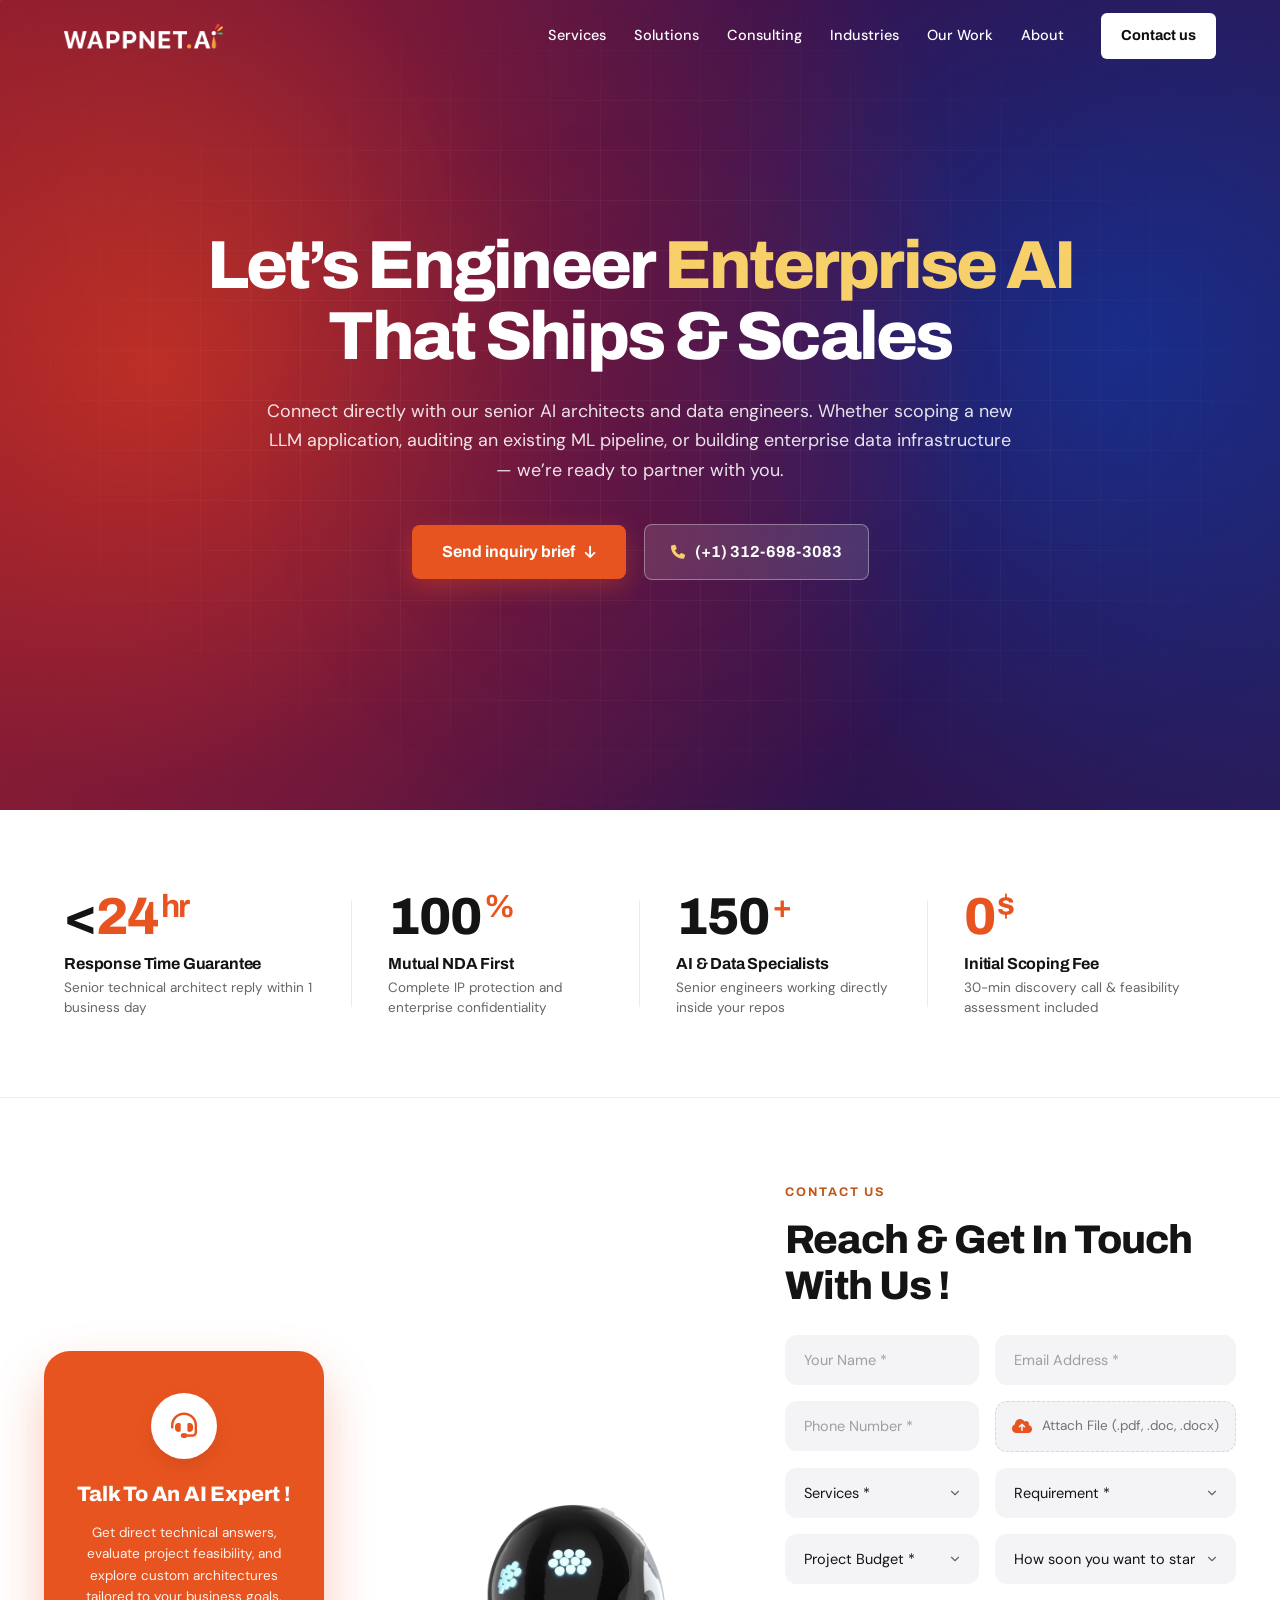
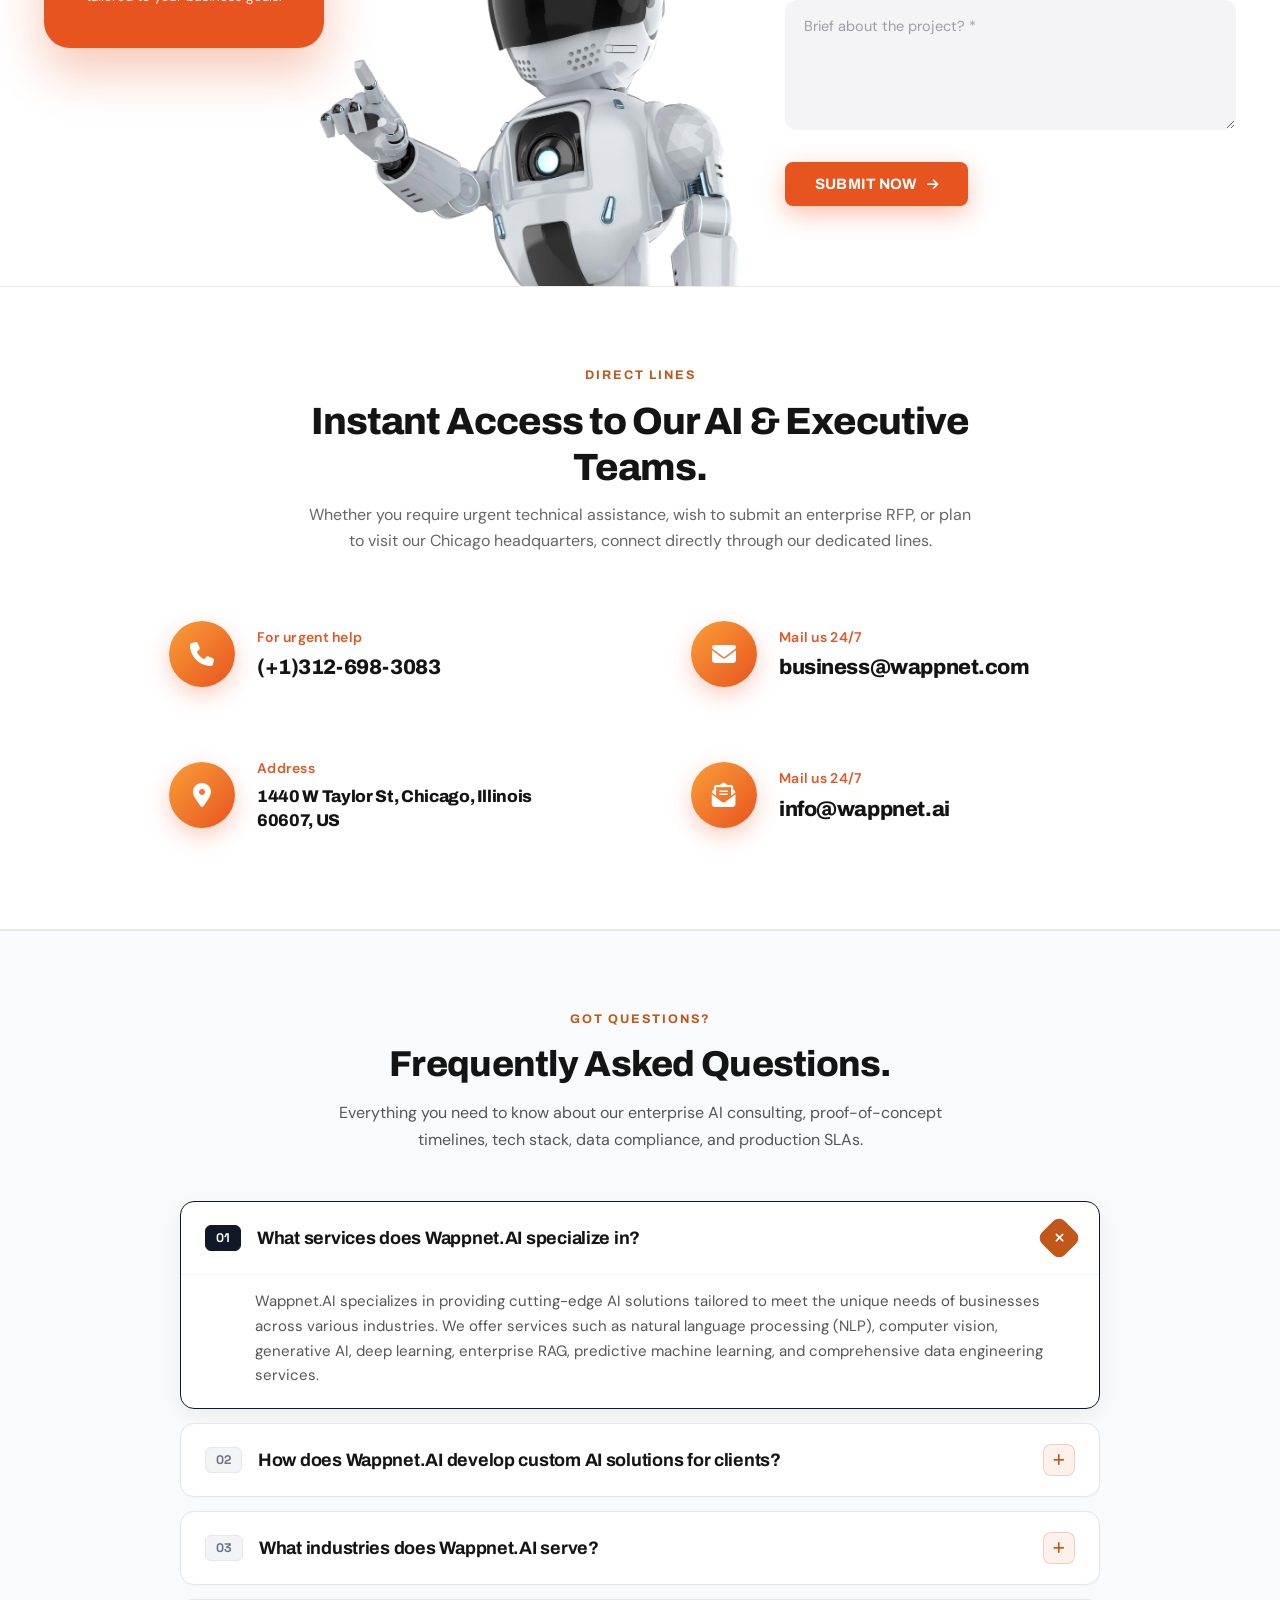
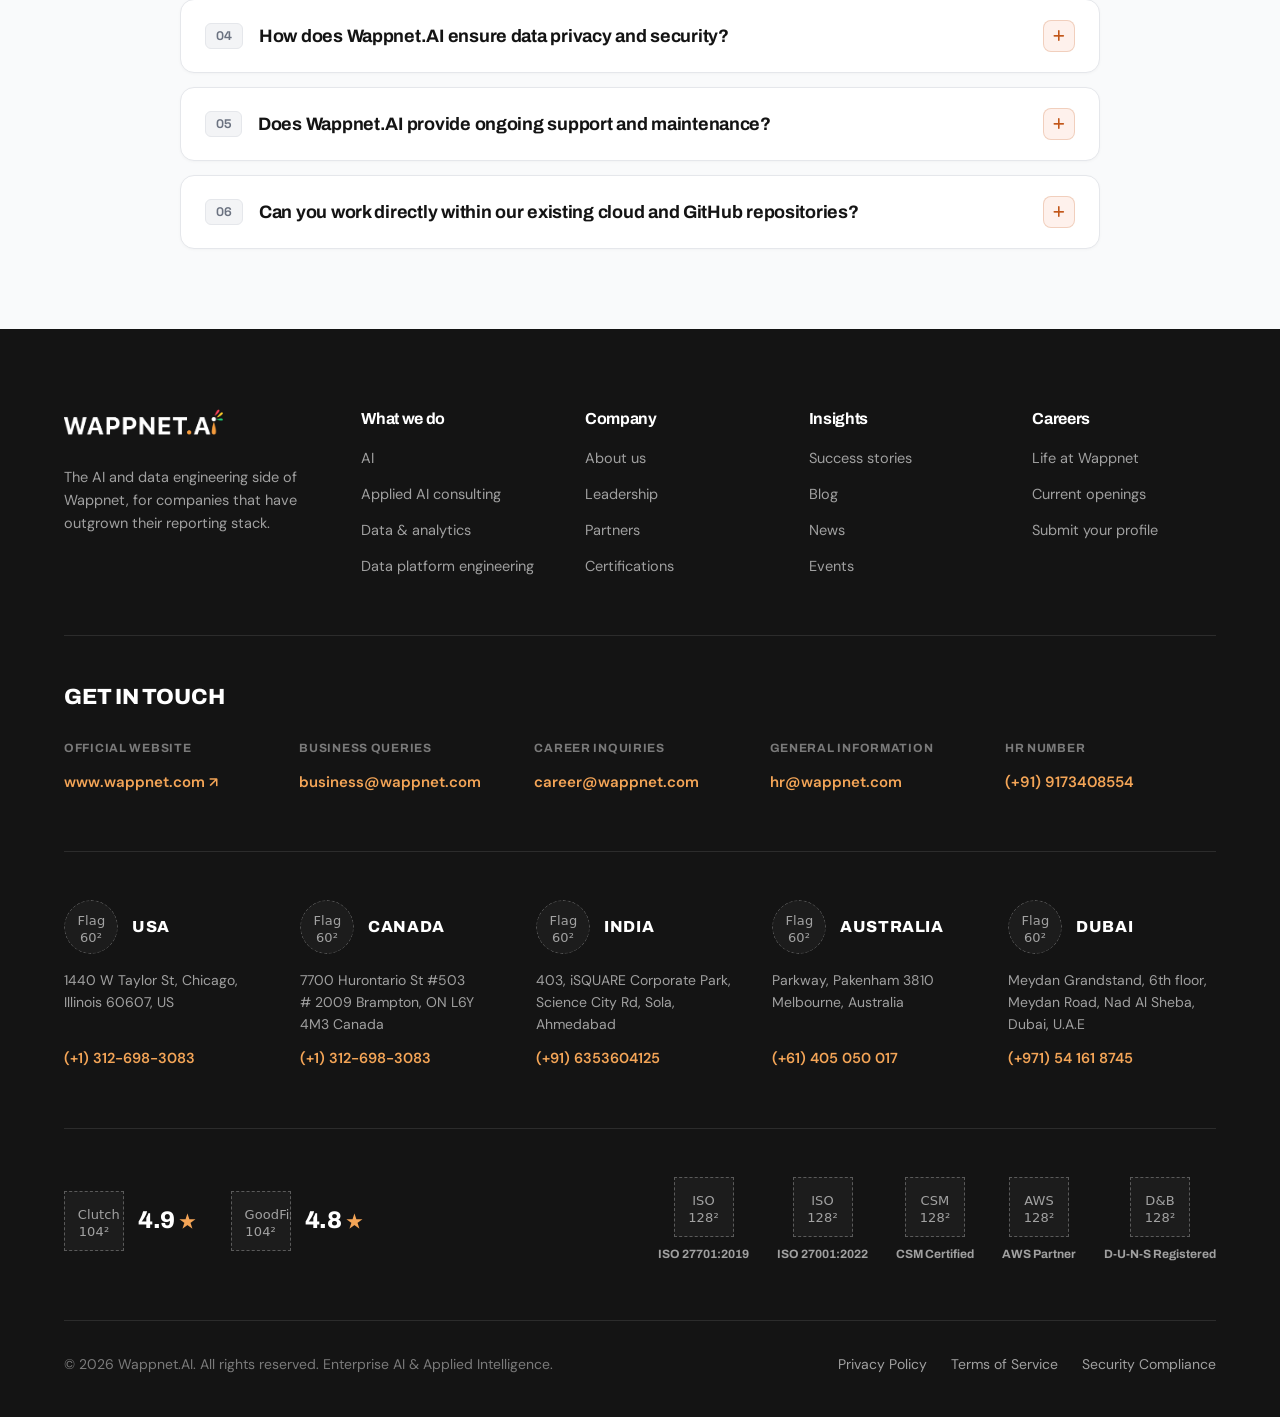
<file: contact.html>
<!DOCTYPE html>
<html lang="en">

<head>
  <meta charset="UTF-8">
  <meta name="viewport" content="width=device-width, initial-scale=1.0">
  <title>Contact Us — Wappnet.AI | Enterprise AI Solutions & Consulting</title>
  <meta name="description"
    content="Connect with Wappnet.AI's senior AI architects and engineers. Schedule a 30-minute scoping call, request an NDA, or discuss your enterprise AI & data engineering requirements.">

  <!-- Google Fonts: Archivo & DM Sans -->
  <link rel="preconnect" href="https://fonts.googleapis.com">
  <link rel="preconnect" href="https://fonts.gstatic.com" crossorigin>
  <link
    href="https://fonts.googleapis.com/css2?family=Archivo:wght@500;600;700;800&family=DM+Sans:opsz,wght@9..40,400;9..40,500;700&family=Space+Grotesk:wght@500;700&display=swap"
    rel="stylesheet">

  <!-- Font Awesome Icons 6.5.2 -->
  <link rel="stylesheet" href="https://cdnjs.cloudflare.com/ajax/libs/font-awesome/6.5.2/css/all.min.css">
  <link rel="stylesheet" href="style.css">
  <script src="./image-slot.js"></script>

  <style>
    /* Contact Page Specific Styles */
    :root {
      --contact-orange: #E8541F;
      --contact-orange-hover: #d24614;
      --contact-accent: #F4A557;
      --contact-highlight: #F8D06A;
      --contact-dark: #0D0D0F;
      --contact-surface: #F7F6F4;
      --contact-border: #E9E7E3;
    }

    /* =========================================================================
       HERO & METRICS RIBBON (Exact Match to About Page Design)
       ========================================================================= */
    .about-metrics-ribbon {
      padding: 80px 0 80px;
      position: relative;
      z-index: 3;
      background: #ffffff;
      border-bottom: 1px solid #EEECE8;
    }

    .metrics-ribbon-container {
      max-width: 1200px;
      margin: 0 auto;
      padding: 0 24px;
    }

    .metrics-cards-grid {
      display: grid;
      grid-template-columns: repeat(4, 1fr);
      gap: 0;
      position: relative;
    }

    .metric-column-item {
      display: flex;
      flex-direction: column;
      position: relative;
      padding: 0 36px;
      transition: transform 0.25s ease;
    }

    .metric-column-item:first-child {
      padding-left: 0;
    }

    .metric-column-item:last-child {
      padding-right: 0;
    }

    .metric-column-item:not(:last-child)::after {
      content: '';
      position: absolute;
      right: 0;
      top: 10px;
      bottom: 10px;
      width: 1px;
      background: rgba(0, 0, 0, 0.08);
    }

    .metric-column-item:hover {
      transform: translateY(-4px);
    }

    .metric-stat-number {
      font-family: 'Archivo', sans-serif;
      font-size: clamp(38px, 4.2vw, 52px);
      font-weight: 800;
      color: #141414;
      letter-spacing: -0.035em;
      line-height: 1.05;
      margin: 0 0 8px 0;
    }

    .metric-stat-number .accent-orange {
      color: #E8541F;
    }

    .metric-stat-number .stat-symbol {
      font-size: 32px;
      font-weight: 700;
      color: #E8541F;
      vertical-align: top;
      margin-left: 2px;
    }

    .metric-stat-title {
      font-family: 'Archivo', sans-serif;
      font-size: 16px;
      font-weight: 700;
      color: #141414;
      line-height: 1.35;
      letter-spacing: -0.01em;
      margin: 0 0 4px 0;
    }

    .metric-stat-desc {
      font-family: 'DM Sans', sans-serif;
      font-size: 13.5px;
      color: #666666;
      line-height: 1.45;
      margin: 0;
    }

    @media (max-width: 1024px) {
      .metrics-cards-grid {
        grid-template-columns: repeat(2, 1fr);
        gap: 40px 0;
      }

      .metric-column-item {
        padding: 0 24px;
      }

      .metric-column-item:nth-child(odd) {
        padding-left: 0;
      }

      .metric-column-item:nth-child(even) {
        padding-right: 0;
      }

      .metric-column-item:nth-child(2)::after {
        display: none;
      }
    }

    @media (max-width: 600px) {
      .metrics-cards-grid {
        grid-template-columns: 1fr;
        gap: 32px;
      }

      .metric-column-item {
        padding: 0 0 28px 0;
      }

      .metric-column-item::after {
        top: auto;
        bottom: 0;
        left: 0;
        right: 0;
        width: 100%;
        height: 1px;
      }

      .metric-column-item:last-child::after {
        display: none;
      }
    }

    .contact-guarantee-sub {
      font-family: 'DM Sans', sans-serif;
      font-size: 12px;
      font-weight: 400;
      color: rgba(255, 255, 255, 0.6);
      display: block;
      margin-top: 2px;
    }

    /* =========================================================================
       2. REACH & GET IN TOUCH SECTION (ATTACHED DESIGN LAYOUT)
       ========================================================================= */
    .reach-touch-section {
      padding: 80px 0 80px;
      background: #ffffff;
      position: relative;
      overflow: hidden;
    }

    .reach-container {
      max-width: 1240px;
      margin: 0 auto;
      padding: 0 24px;
      position: relative;
    }

    .reach-main-layout {
      display: flex;
      align-items: center;
      justify-content: space-between;
      gap: 36px;
      position: relative;
    }

    /* 1. Left Column: Floating Orange Live Chat Card */
    .reach-chat-card {
      flex: 0 0 280px;
      background: #E8541F;
      border-radius: 26px;
      padding: 42px 26px 40px;
      color: #ffffff;
      text-align: center;
      display: flex;
      flex-direction: column;
      align-items: center;
      justify-content: center;
      box-shadow: 0 24px 50px rgba(232, 84, 31, 0.32);
      position: relative;
      z-index: 2;
      transition: transform 0.3s ease, box-shadow 0.3s ease;
      margin-top: 15px;
    }

    .reach-chat-card:hover {
      transform: translateY(-4px);
      box-shadow: 0 30px 60px rgba(232, 84, 31, 0.42);
    }

    .reach-chat-icon {
      width: 66px;
      height: 66px;
      background: #ffffff;
      border-radius: 50%;
      display: flex;
      align-items: center;
      justify-content: center;
      color: #E8541F;
      font-size: 26px;
      margin-bottom: 22px;
      box-shadow: 0 8px 18px rgba(0, 0, 0, 0.08);
    }

    .reach-chat-title {
      font-family: 'Archivo', sans-serif;
      font-size: 21px;
      font-weight: 800;
      color: #ffffff;
      letter-spacing: -0.01em;
      margin-bottom: 14px;
      line-height: 1.25;
    }

    .reach-chat-desc {
      font-family: 'DM Sans', sans-serif;
      font-size: 13.5px;
      line-height: 1.6;
      color: rgba(255, 255, 255, 0.92);
      margin-bottom: 28px;
      text-align: center;
    }

    .reach-chat-btn {
      display: inline-block;
      background: #ffffff;
      color: #141414;
      font-family: 'Archivo', sans-serif;
      font-size: 13px;
      font-weight: 800;
      letter-spacing: 0.06em;
      text-transform: uppercase;
      padding: 13px 30px;
      border-radius: 100px;
      text-decoration: none;
      box-shadow: 0 6px 18px rgba(0, 0, 0, 0.12);
      transition: all 0.25s ease;
    }

    .reach-chat-btn:hover {
      background: #141414;
      color: #ffffff;
      transform: translateY(-2px);
      box-shadow: 0 10px 24px rgba(0, 0, 0, 0.2);
    }

    /* 2. Middle Column: Robot Image (Clean, no background added, as requested) */
    .reach-robot-wrapper {
      flex: 1 1 360px;
      max-width: 420px;
      display: flex;
      align-items: center;
      justify-content: center;
      position: relative;
      margin-bottom: -421px;
      margin-right: 51px;
    }

    .reach-robot-img {
      width: 133%;
      height: auto;
      max-height: 520px;
      object-fit: contain;
      display: block;
      transition: transform 0.4s ease;
    }

    .reach-robot-img:hover {
      transform: scale(1.02);
    }

    /* 3. Right Column: Form */
    .reach-form-wrapper {
      flex: 1 1 480px;
      max-width: 520px;
      position: relative;
      z-index: 2;
    }

    .reach-badge-wrap {
      margin-bottom: 14px;
    }

    .reach-badge {
      display: inline-flex;
      align-items: center;
      gap: 8px;
      font-family: 'Archivo', sans-serif;
      font-size: 12px;
      font-weight: 800;
      letter-spacing: 0.12em;
      color: #141414;
      text-transform: uppercase;
    }

    .reach-dot {
      width: 7px;
      height: 7px;
      border-radius: 50%;
      background: #E8541F;
      display: inline-block;
    }

    .reach-heading {
      font-family: 'Archivo', sans-serif;
      font-size: 40px;
      font-weight: 800;
      color: #141414;
      line-height: 1.16;
      letter-spacing: -0.025em;
      margin-bottom: 26px;
    }

    .reach-heading .text-orange {
      color: #E8541F;
    }

    .reach-inputs-grid {
      display: grid;
      grid-template-columns: 1fr 1fr;
      gap: 16px;
      margin-bottom: 16px;
    }

    .reach-input-field {
      position: relative;
    }

    .reach-input {
      width: 100%;
      background: #F4F4F6;
      border: 1.5px solid transparent;
      border-radius: 12px;
      padding: 15px 18px;
      font-family: 'DM Sans', sans-serif;
      font-size: 14.5px;
      color: #141414;
      outline: none;
      transition: all 0.25s ease;
    }

    .reach-input::placeholder {
      color: #9E9EA7;
    }

    .reach-input:focus {
      background: #ffffff;
      border-color: #E8541F;
      box-shadow: 0 0 0 4px rgba(232, 84, 31, 0.1);
    }

    .reach-select {
      appearance: none;
      -webkit-appearance: none;
      background-image: url("data:image/svg+xml,%3Csvg xmlns='http://www.w3.org/2000/svg' width='16' height='16' viewBox='0 0 24 24' fill='none' stroke='%23666' stroke-width='2' stroke-linecap='round' stroke-linejoin='round'%3E%3Cpolyline points='6 9 12 15 18 9'%3E%3C/polyline%3E%3C/svg%3E");
      background-repeat: no-repeat;
      background-position: right 16px center;
      background-size: 14px;
      padding-right: 40px;
      cursor: pointer;
    }

    .reach-select option {
      background: #ffffff;
      color: #141414;
    }

    .reach-file-field {
      position: relative;
    }

    .reach-file-input {
      position: absolute;
      left: 0;
      top: 0;
      width: 100%;
      height: 100%;
      opacity: 0;
      cursor: pointer;
      z-index: 2;
    }

    .reach-file-label {
      width: 100%;
      height: 100%;
      background: #F4F4F6;
      border: 1.5px dashed #D6D5DB;
      border-radius: 12px;
      padding: 13px 16px;
      display: flex;
      align-items: center;
      gap: 10px;
      cursor: pointer;
      transition: all 0.25s ease;
      margin: 0;
    }

    .reach-file-field:hover .reach-file-label,
    .reach-file-input:focus+.reach-file-label {
      background: #ffffff;
      border-color: #E8541F;
      box-shadow: 0 0 0 4px rgba(232, 84, 31, 0.1);
    }

    .reach-file-icon {
      color: #E8541F;
      font-size: 16px;
      flex: none;
    }

    .reach-file-text {
      font-family: 'DM Sans', sans-serif;
      font-size: 13.5px;
      color: #71717A;
      white-space: nowrap;
      overflow: hidden;
      text-overflow: ellipsis;
    }

    .reach-textarea-field {
      margin-bottom: 24px;
    }

    .reach-textarea {
      width: 100%;
      background: #F4F4F6;
      border: 1.5px solid transparent;
      border-radius: 12px;
      padding: 16px 18px;
      font-family: 'DM Sans', sans-serif;
      font-size: 14.5px;
      color: #141414;
      outline: none;
      resize: vertical;
      min-height: 130px;
      transition: all 0.25s ease;
    }

    .reach-textarea::placeholder {
      color: #9E9EA7;
    }

    .reach-textarea:focus {
      background: #ffffff;
      border-color: #E8541F;
      box-shadow: 0 0 0 4px rgba(232, 84, 31, 0.1);
    }

    .reach-btn-row {
      display: flex;
      align-items: center;
      justify-content: flex-start;
    }

    .reach-submit-btn {
      background: #E8541F;
      color: #ffffff;
      border: none;
      border-radius: 8px;
      padding: 14px 30px;
      font-family: 'Archivo', sans-serif;
      font-size: 15px;
      font-weight: 700;
      letter-spacing: 0.01em;
      cursor: pointer;
      box-shadow: 0 8px 24px rgba(232, 84, 31, 0.35);
      transition: transform 0.2s ease, box-shadow 0.2s ease, background 0.2s ease;
      display: inline-flex;
      align-items: center;
      justify-content: center;
      gap: 10px;
      text-decoration: none;
    }

    .reach-submit-btn:hover {
      background: #d24614;
      transform: translateY(-2px);
      box-shadow: 0 12px 28px rgba(232, 84, 31, 0.45);
    }

    .reach-submit-btn i {
      transition: transform 0.2s ease;
    }

    .reach-submit-btn:hover i {
      transform: translateX(3px);
    }

    /* Success State */
    .reach-success-state {
      display: none;
      text-align: center;
      padding: 36px 24px;
      background: #FAF9F8;
      border-radius: 16px;
      border: 1px solid #ECEAE5;
    }

    .reach-success-state.active {
      display: block;
      animation: fadeIn 0.4s ease-out;
    }

    .reach-success-icon {
      width: 60px;
      height: 60px;
      border-radius: 50%;
      background: #FDECE4;
      color: #E8541F;
      display: inline-flex;
      align-items: center;
      justify-content: center;
      font-size: 24px;
      margin-bottom: 16px;
    }

    .reach-success-title {
      font-family: 'Archivo', sans-serif;
      font-size: 22px;
      font-weight: 800;
      color: #141414;
      margin-bottom: 8px;
    }

    .reach-success-desc {
      font-family: 'DM Sans', sans-serif;
      font-size: 14.5px;
      color: #555;
      line-height: 1.55;
      margin-bottom: 20px;
    }

    .reach-reset-btn {
      background: none;
      border: none;
      color: #E8541F;
      font-family: 'Archivo', sans-serif;
      font-size: 13.5px;
      font-weight: 700;
      cursor: pointer;
      text-decoration: underline;
    }

    /* Responsive Breakpoints */
    @media (max-width: 1120px) {
      .reach-main-layout {
        gap: 24px;
      }

      .reach-chat-card {
        flex: 0 0 250px;
        padding: 32px 20px;
      }

      .reach-robot-wrapper {
        flex: 1 1 300px;
      }

      .reach-heading {
        font-size: 34px;
      }
    }

    @media (max-width: 980px) {
      .reach-main-layout {
        flex-direction: column;
        align-items: center;
        gap: 48px;
      }

      .reach-form-wrapper {
        width: 100%;
        max-width: 600px;
        order: 1;
      }

      .reach-robot-wrapper {
        width: 100%;
        max-width: 360px;
        order: 2;
      }

      .reach-chat-card {
        width: 100%;
        max-width: 480px;
        order: 3;
      }
    }

    @media (max-width: 580px) {
      .reach-inputs-grid {
        grid-template-columns: 1fr;
        gap: 12px;
      }

      .reach-heading {
        font-size: 28px;
      }

      .reach-submit-btn {
        width: 100%;
        justify-content: center;
      }
    }

    /* Right Sidebar Cards */
    .contact-sidebar {
      display: flex;
      flex-direction: column;
      gap: 24px;
    }

    .booking-cta-card {
      background: #0D0D0F;
      border-radius: 24px;
      padding: 36px;
      color: #ffffff;
      position: relative;
      overflow: hidden;
      box-shadow: 0 24px 50px rgba(13, 13, 15, 0.25);
    }

    .booking-cta-card::before {
      content: '';
      position: absolute;
      top: -80px;
      right: -80px;
      width: 220px;
      height: 220px;
      border-radius: 50%;
      background: radial-gradient(circle, rgba(232, 84, 31, 0.3) 0%, transparent 70%);
      pointer-events: none;
    }

    .booking-badge {
      display: inline-block;
      background: rgba(255, 255, 255, 0.12);
      color: #F8D06A;
      font-family: 'Archivo', sans-serif;
      font-size: 11px;
      font-weight: 800;
      padding: 4px 10px;
      border-radius: 4px;
      letter-spacing: 0.06em;
      text-transform: uppercase;
      margin-bottom: 16px;
    }

    .booking-title {
      font-family: 'Archivo', sans-serif;
      font-size: 24px;
      font-weight: 800;
      letter-spacing: -0.02em;
      line-height: 1.2;
      color: #ffffff;
      margin-bottom: 12px;
    }

    .booking-desc {
      font-family: 'DM Sans', sans-serif;
      font-size: 14.5px;
      line-height: 1.6;
      color: rgba(255, 255, 255, 0.7);
      margin-bottom: 24px;
    }

    .booking-perks-list {
      list-style: none;
      padding: 0;
      margin: 0 0 28px 0;
      display: flex;
      flex-direction: column;
      gap: 12px;
    }

    .booking-perk-item {
      display: flex;
      align-items: center;
      gap: 10px;
      font-family: 'DM Sans', sans-serif;
      font-size: 14px;
      color: rgba(255, 255, 255, 0.85);
    }

    .booking-perk-item i {
      color: #E8541F;
      font-size: 14px;
      flex: none;
    }

    .btn-schedule-call {
      display: inline-flex;
      align-items: center;
      justify-content: center;
      gap: 10px;
      width: 100%;
      background: #ffffff;
      color: #0D0D0F;
      border-radius: 8px;
      padding: 14px 22px;
      font-family: 'Archivo', sans-serif;
      font-size: 15px;
      font-weight: 700;
      text-decoration: none;
      transition: all 0.2s ease;
    }

    .btn-schedule-call:hover {
      background: #F4A557;
      color: #0D0D0F;
      transform: translateY(-2px);
      box-shadow: 0 10px 24px rgba(244, 165, 87, 0.3);
    }

    /* Direct Contact Inquiries Card */
    .direct-channels-card {
      background: #ffffff;
      border-radius: 20px;
      padding: 32px;
      border: 1px solid #E9E7E3;
      box-shadow: 0 10px 30px rgba(13, 13, 15, 0.04);
    }

    .direct-channel-item {
      display: flex;
      align-items: flex-start;
      gap: 16px;
      padding: 14px 0;
    }

    .direct-channel-item:not(:last-child) {
      border-bottom: 1px solid #F0EEEA;
    }

    .direct-channel-icon {
      width: 42px;
      height: 42px;
      border-radius: 10px;
      background: #FDECE4;
      color: #E8541F;
      display: flex;
      align-items: center;
      justify-content: center;
      font-size: 16px;
      flex: none;
    }

    .direct-channel-meta {
      display: flex;
      flex-direction: column;
    }

    .direct-channel-label {
      font-family: 'Archivo', sans-serif;
      font-size: 11.5px;
      font-weight: 700;
      color: #7a7a7a;
      text-transform: uppercase;
      letter-spacing: 0.06em;
      margin-bottom: 3px;
    }

    .direct-channel-link {
      font-family: 'DM Sans', sans-serif;
      font-size: 15px;
      font-weight: 600;
      color: #141414;
      text-decoration: none;
      transition: color 0.2s ease;
    }

    .direct-channel-link:hover {
      color: #E8541F;
    }

    .live-status-badge {
      display: flex;
      align-items: center;
      gap: 8px;
      margin-top: 20px;
      padding: 10px 14px;
      background: #EDF7EE;
      border: 1px solid #C8E6C9;
      border-radius: 8px;
      font-family: 'DM Sans', sans-serif;
      font-size: 13px;
      color: #2E7D32;
      font-weight: 500;
    }

    .live-dot {
      width: 8px;
      height: 8px;
      border-radius: 50%;
      background: #2E7D32;
      animation: pulseLive 1.8s infinite;
    }

    @keyframes pulseLive {
      0% {
        box-shadow: 0 0 0 0 rgba(46, 125, 50, 0.6);
      }

      70% {
        box-shadow: 0 0 0 6px rgba(46, 125, 50, 0);
      }

      100% {
        box-shadow: 0 0 0 0 rgba(46, 125, 50, 0);
      }
    }







    /* =========================================================================
       DIRECT CONTACT DETAILS SECTION (Matching 2x2 Clean Layout)
       ========================================================================= */
    .direct-channels-section {
      padding: 80px 0 80px;
      background: #FFFFFF;
      border-top: 1px solid #ECEAE5;
      border-bottom: 1px solid #ECEAE5;
      position: relative;
    }

    .direct-channels-header {
      text-align: center;
      max-width: 680px;
      margin: 0 auto 52px auto;
    }

    .direct-channels-title {
      font-family: 'Archivo', sans-serif;
      font-size: clamp(30px, 3.2vw, 38px);
      font-weight: 800;
      color: #141414;
      letter-spacing: -0.025em;
      line-height: 1.2;
      margin: 14px 0 12px 0;
    }

    .direct-channels-subtitle {
      font-family: 'DM Sans', sans-serif;
      font-size: 16px;
      color: #666666;
      line-height: 1.6;
      margin: 0 auto;
    }

    .direct-details-grid {
      display: grid;
      grid-template-columns: repeat(2, 1fr);
      gap: 40px 64px;
      max-width: 980px;
      margin: 0 auto;
    }

    .direct-detail-item {
      display: flex;
      align-items: center;
      gap: 22px;
      text-decoration: none;
      color: inherit;
      padding: 14px 18px;
      border-radius: 18px;
      border: 1px solid transparent;
      transition: transform 0.25s ease, background 0.25s ease, border-color 0.25s ease, box-shadow 0.25s ease;
    }

    .direct-detail-item:hover {
      transform: translateX(6px);
      background: #FFFDFB;
      border-color: #F9CFBE;
      box-shadow: 0 10px 30px rgba(232, 84, 31, 0.06);
    }

    .direct-detail-icon {
      width: 66px;
      height: 66px;
      border-radius: 50%;
      background: linear-gradient(135deg, #F99E38 0%, #E8541F 100%);
      color: #FFFFFF;
      display: flex;
      align-items: center;
      justify-content: center;
      font-size: 24px;
      flex: none;
      box-shadow: 0 8px 22px rgba(232, 84, 31, 0.28);
      transition: all 0.25s cubic-bezier(0.16, 1, 0.3, 1);
    }

    .direct-detail-item:hover .direct-detail-icon {
      transform: scale(1.08) rotate(3deg);
      box-shadow: 0 12px 28px rgba(232, 84, 31, 0.4);
    }

    .direct-detail-content {
      flex: 1;
      display: flex;
      flex-direction: column;
    }

    .direct-detail-label {
      font-family: 'DM Sans', sans-serif;
      font-size: 14px;
      font-weight: 600;
      color: #E8541F;
      margin-bottom: 5px;
      display: block;
      letter-spacing: 0.02em;
    }

    .direct-detail-value {
      font-family: 'Archivo', sans-serif;
      font-size: 21px;
      font-weight: 800;
      color: #141414;
      line-height: 1.32;
      letter-spacing: -0.02em;
      word-break: break-word;
      transition: color 0.2s ease;
      margin: 0;
    }

    .direct-detail-item:hover .direct-detail-value {
      color: #E8541F;
    }

    .direct-detail-value.address-text {
      font-size: 17px;
      line-height: 1.45;
    }

    @media (max-width: 860px) {
      .direct-details-grid {
        grid-template-columns: 1fr;
        gap: 28px;
        padding: 0 10px;
      }

      .direct-detail-item {
        padding: 10px 12px;
      }
    }

    @media (max-width: 640px) {
      .direct-channels-section {
        padding: 60px 0;
      }

      .direct-detail-icon {
        width: 56px;
        height: 56px;
        font-size: 20px;
      }

      .direct-detail-value {
        font-size: 18px;
      }

      .direct-detail-value.address-text {
        font-size: 15.5px;
      }
    }

    @keyframes fadeIn {
      from {
        opacity: 0;
        transform: translateY(-4px);
      }

      to {
        opacity: 1;
        transform: translateY(0);
      }
    }
  </style>
</head>

<body>

  <!-- =========================================================================
       HEADER NAVIGATION (Consistent across Wappnet.AI)
       ========================================================================= -->
  <header id="site-header" class="site-header"
    style="position:fixed;top:0;left:0;right:0;z-index:80;background:transparent;border-bottom:1px solid transparent;transition:background .3s ease,border-color .3s ease">
    <div
      style="max-width:1200px;margin:0 auto;padding:0 24px;height:72px;display:flex;align-items:center;justify-content:space-between;gap:24px">
      <a href="index.html" style="display:flex;align-items:center;flex:none"><img src="uploads/white-logo.png"
          alt="Wappnet.ai" style="height:26px;width:auto;display:block"></a>

      <nav class="site-desktop-nav" style="margin-left:auto">
        <div style="display:flex;align-items:center;gap:2px">
          <div data-menu-target="services" class="site-nav-item"
            style="position:relative;padding:24px 13px;font-size:14.5px;font-weight:500;color:#fff;cursor:default;white-space:nowrap;transition:color .2s ease"
            style-hover="color:#fff">Services<span class="site-nav-bar" data-nav-bar="services"
              style="position:absolute;left:13px;right:13px;bottom:20px;height:2px;background:#fff;border-radius:2px;opacity:0;transform:scaleX(.4);transform-origin:center;transition:opacity .2s ease,transform .25s cubic-bezier(.16,1,.3,1)"></span>
          </div>
          <div data-menu-target="solutions" class="site-nav-item"
            style="position:relative;padding:24px 13px;font-size:14.5px;font-weight:500;color:#fff;cursor:default;white-space:nowrap;transition:color .2s ease"
            style-hover="color:#fff">Solutions<span class="site-nav-bar" data-nav-bar="solutions"
              style="position:absolute;left:13px;right:13px;bottom:20px;height:2px;background:#fff;border-radius:2px;opacity:0;transform:scaleX(.4);transform-origin:center;transition:opacity .2s ease,transform .25s cubic-bezier(.16,1,.3,1)"></span>
          </div>
          <div data-menu-target="consulting" class="site-nav-item"
            style="position:relative;padding:24px 13px;font-size:14.5px;font-weight:500;color:#fff;cursor:default;white-space:nowrap;transition:color .2s ease"
            style-hover="color:#fff">Consulting<span class="site-nav-bar" data-nav-bar="consulting"
              style="position:absolute;left:13px;right:13px;bottom:20px;height:2px;background:#fff;border-radius:2px;opacity:0;transform:scaleX(.4);transform-origin:center;transition:opacity .2s ease,transform .25s cubic-bezier(.16,1,.3,1)"></span>
          </div>
          <div data-menu-target="industries" class="site-nav-item"
            style="position:relative;padding:24px 13px;font-size:14.5px;font-weight:500;color:#fff;cursor:default;white-space:nowrap;transition:color .2s ease"
            style-hover="color:#fff">Industries<span class="site-nav-bar" data-nav-bar="industries"
              style="position:absolute;left:13px;right:13px;bottom:20px;height:2px;background:#fff;border-radius:2px;opacity:0;transform:scaleX(.4);transform-origin:center;transition:opacity .2s ease,transform .25s cubic-bezier(.16,1,.3,1)"></span>
          </div>
          <div data-menu-target="work" class="site-nav-item"
            style="position:relative;padding:24px 13px;font-size:14.5px;font-weight:500;color:#fff;cursor:default;white-space:nowrap;transition:color .2s ease"
            style-hover="color:#fff">Our Work<span class="site-nav-bar" data-nav-bar="work"
              style="position:absolute;left:13px;right:13px;bottom:20px;height:2px;background:#fff;border-radius:2px;opacity:0;transform:scaleX(.4);transform-origin:center;transition:opacity .2s ease,transform .25s cubic-bezier(.16,1,.3,1)"></span>
          </div>
          <a href="about.html" data-menu-target="company" class="site-nav-item"
            style="position:relative;padding:24px 13px;font-size:14.5px;font-weight:500;color:#fff;cursor:pointer;white-space:nowrap;transition:color .2s ease;text-decoration:none"
            style-hover="color:#fff">About<span class="site-nav-bar" data-nav-bar="company"
              style="position:absolute;left:13px;right:13px;bottom:20px;height:2px;background:#fff;border-radius:2px;opacity:0;transform:scaleX(.4);transform-origin:center;transition:opacity .2s ease,transform .25s cubic-bezier(.16,1,.3,1)"></span></a>
        </div>
      </nav>

      <a class="site-nav-contact-btn" href="#reach-section"
        style="flex:none;background:#fff;color:#0D0D0F;border-radius:6px;padding:11px 20px;font-size:14.5px;font-weight:700;font-family:'Archivo',sans-serif;white-space:nowrap;transition:transform .2s ease,box-shadow .2s ease;text-decoration:none"
        style-hover="transform:translateY(-2px);box-shadow:0 10px 24px rgba(0,0,0,.25);color:#0D0D0F">Contact us</a>

      <button class="site-mobile-menu-btn" id="site-mobile-toggle" aria-label="Toggle Navigation Menu"
        style="margin-left:auto;background:none;border:1px solid rgba(255,255,255,.35);border-radius:6px;color:#fff;padding:9px 14px;font-family:'Archivo',sans-serif;font-size:14px;font-weight:600;cursor:pointer">Menu</button>
    </div>

    <div class="site-mega-menu-wrapper" data-menu-panel="services">
      <div style="position:relative;padding:12px 0 34px">
        <div style="max-width:1200px;margin:0 auto;padding:0 24px">
          <div id="svc-panel-container"
            style="background:#fff;border-radius:24px;box-shadow:0 40px 90px rgba(13,13,15,.34);padding:18px;display:grid;grid-template-columns:minmax(0,290px) minmax(0,1fr);gap:14px 24px;align-items:start;max-height:calc(100vh - 92px);overflow-y:auto;animation:panelIn .2s ease-out both">
            <div data-promo
              style="background:#0D0D0F;border-radius:16px;overflow:hidden;display:flex;flex-direction:column;min-width:0;position:sticky;top:0">
              <div style="padding:22px 22px 18px">
                <h3
                  style="font-family:'Archivo',sans-serif;font-size:21px;font-weight:800;letter-spacing:-.03em;line-height:1.15;color:#fff;text-wrap:pretty">
                  AI, Data &amp; ML systems that make it to <span style="color:#E8541F">production.</span></h3>
                <p
                  style="margin-top:12px;font-size:12.5px;line-height:1.5;color:rgba(255,255,255,.66);text-wrap:pretty">
                  From strategy and prototype to integration, analytics, security and scale — senior engineers working
                  inside your existing technology ecosystem.</p>
                <a href="#capabilities"
                  style="margin-top:16px;display:inline-flex;align-items:center;gap:10px;border:1.5px solid rgba(255,255,255,.5);border-radius:8px;padding:10px 16px;font-family:'Archivo',sans-serif;font-size:13.5px;font-weight:700;color:#fff;white-space:nowrap;transition:background .2s ease,color .2s ease"
                  style-hover="background:#fff;color:#0D0D0F">Explore AI services <span
                    style="font-size:16px;flex:none">→</span></a>
              </div>
              <div data-promo-visual style="position:relative;height:110px;flex:none;margin-top:auto"><image-slot
                  id="menu-services-visual" shape="rect" placeholder="AI visual · 600×220px"></image-slot></div>
            </div>
            <div id="svc-grid-container" style="display:grid;grid-template-columns:1fr 1fr;gap:0 26px;min-width:0">
              <div data-svc-card
                style="display:grid;grid-template-columns:40px minmax(0,1fr);gap:14px;align-items:start;padding:11px 0;border-top:none">
                <a href="service.html"
                  style="grid-column:1/-1;display:grid;grid-template-columns:40px minmax(0,1fr);gap:14px;align-items:start;color:#141414;text-decoration:none"
                  style-hover="color:#141414">
                  <span
                    style="width:40px;height:40px;border-radius:9px;background:#FDECE4;display:inline-flex;align-items:center;justify-content:center;flex:none"><svg
                      width="20" height="20" viewBox="0 0 24 24" fill="none" stroke="#E8541F" stroke-width="1.5"
                      stroke-linecap="round" stroke-linejoin="round">
                      <path d="M12 2L2 7l10 5 10-5-10-5zM2 17l10 5 10-5M2 12l10 5 10-5"></path>
                    </svg></span>
                  <span style="display:block;min-width:0">
                    <span style="display:flex;align-items:center;gap:8px">
                      <span
                        style="display:block;font-family:'Archivo',sans-serif;font-size:15px;font-weight:800;letter-spacing:-.015em;line-height:1.25;text-wrap:pretty;color:#141414">AI
                        Consulting &amp; Development Services</span>
                      <span
                        style="background:#E8541F;color:#fff;font-size:10px;font-weight:700;padding:2px 6px;border-radius:4px;text-transform:uppercase;letter-spacing:0.04em">Featured</span>
                    </span>
                    <span data-svc-copy
                      style="display:block;margin-top:5px;font-size:12.5px;color:#7a7a7a;line-height:1.45;text-wrap:pretty">End-to-end
                      strategic AI consulting, custom model engineering, and scalable enterprise intelligence
                      platforms.</span>
                    <span data-svc-more
                      style="display:inline-flex;align-items:center;gap:6px;margin-top:7px;font-size:12.5px;font-weight:700;color:#E8541F">Explore
                      service <span style="font-size:15px;flex:none">→</span></span>
                  </span>
                </a>
              </div>
              <div data-svc-card
                style="display:grid;grid-template-columns:40px minmax(0,1fr);gap:14px;align-items:start;padding:11px 0;border-top:none">
                <a href="Wappnet AI Service.dc.html"
                  style="grid-column:1/-1;display:grid;grid-template-columns:40px minmax(0,1fr);gap:14px;align-items:start;color:#141414;text-decoration:none"
                  style-hover="color:#141414">
                  <span
                    style="width:40px;height:40px;border-radius:9px;background:#FDECE4;display:inline-flex;align-items:center;justify-content:center;flex:none"><svg
                      width="20" height="20" viewBox="0 0 24 24" fill="none" stroke="#E8541F" stroke-width="1.5"
                      stroke-linecap="round" stroke-linejoin="round">
                      <rect x="6" y="9" width="12" height="9" rx="2.4"></rect>
                      <path d="M12 6V4.2"></path>
                      <circle cx="12" cy="3.4" r="1.1"></circle>
                      <path d="M9.6 12.6h.01M14.4 12.6h.01M10 15.4h4"></path>
                      <path d="M4 12v2.6M20 12v2.6"></path>
                    </svg></span>
                  <span style="display:block;min-width:0">
                    <span style="display:flex;align-items:center;gap:8px">
                      <span
                        style="display:block;font-family:'Archivo',sans-serif;font-size:15px;font-weight:800;letter-spacing:-.015em;line-height:1.25;text-wrap:pretty;color:#141414">AI
                        Agents &amp; Workflow Automation</span>

                    </span>
                    <span data-svc-copy
                      style="display:block;margin-top:5px;font-size:12.5px;color:#7a7a7a;line-height:1.45;text-wrap:pretty">Build
                      intelligent agents that reason, act and automate workflows across your business systems.</span>
                    <span data-svc-more
                      style="display:inline-flex;align-items:center;gap:6px;margin-top:7px;font-size:12.5px;font-weight:700;color:#E8541F">Learn
                      more <span style="font-size:15px;flex:none">→</span></span>
                  </span>
                </a>
              </div>
              <div data-svc-card
                style="display:grid;grid-template-columns:40px minmax(0,1fr);gap:14px;align-items:start;padding:11px 0;border-top:1px solid #EEECE8">
                <a href="Wappnet AI Service.dc.html"
                  style="grid-column:1/-1;display:grid;grid-template-columns:40px minmax(0,1fr);gap:14px;align-items:start;color:#141414;text-decoration:none"
                  style-hover="color:#141414">
                  <span
                    style="width:40px;height:40px;border-radius:9px;background:#FDECE4;display:inline-flex;align-items:center;justify-content:center;flex:none"><svg
                      width="20" height="20" viewBox="0 0 24 24" fill="none" stroke="#E8541F" stroke-width="1.5"
                      stroke-linecap="round" stroke-linejoin="round">
                      <path
                        d="M11 5.2a2.7 2.7 0 0 0-4.9 1.5c-1.3.5-2.1 1.7-2.1 3.1 0 .9.4 1.8 1 2.4-.4.5-.6 1.2-.6 1.9 0 1.6 1.3 3 2.9 3.1h1.7M13 5.2a2.7 2.7 0 0 1 4.9 1.5c1.3.5 2.1 1.7 2.1 3.1 0 .9-.4 1.8-1 2.4.4.5.6 1.2.6 1.9 0 1.6-1.3 3-2.9 3.1h-1.7">
                      </path>
                      <path d="M12 4v16"></path>
                    </svg></span>
                  <span style="display:block;min-width:0">
                    <span style="display:flex;align-items:center;gap:8px">
                      <span
                        style="display:block;font-family:'Archivo',sans-serif;font-size:15px;font-weight:800;letter-spacing:-.015em;line-height:1.25;text-wrap:pretty;color:#141414">Enterprise
                        RAG &amp; Knowledge AI</span>

                    </span>
                    <span data-svc-copy
                      style="display:block;margin-top:5px;font-size:12.5px;color:#7a7a7a;line-height:1.45;text-wrap:pretty">Secure
                      AI assistants connected to your documents, databases and internal tools.</span>
                    <span data-svc-more
                      style="display:inline-flex;align-items:center;gap:6px;margin-top:7px;font-size:12.5px;font-weight:700;color:#E8541F">Learn
                      more <span style="font-size:15px;flex:none">→</span></span>
                  </span>
                </a>
              </div>
              <div data-svc-card
                style="display:grid;grid-template-columns:40px minmax(0,1fr);gap:14px;align-items:start;padding:11px 0;border-top:1px solid #EEECE8">
                <a href="Wappnet AI Service.dc.html"
                  style="grid-column:1/-1;display:grid;grid-template-columns:40px minmax(0,1fr);gap:14px;align-items:start;color:#141414;text-decoration:none"
                  style-hover="color:#141414">
                  <span
                    style="width:40px;height:40px;border-radius:9px;background:#FDECE4;display:inline-flex;align-items:center;justify-content:center;flex:none"><svg
                      width="20" height="20" viewBox="0 0 24 24" fill="none" stroke="#E8541F" stroke-width="1.5"
                      stroke-linecap="round" stroke-linejoin="round">
                      <path d="M12 3a3 3 0 0 0-3 3v6a3 3 0 0 0 6 0V6a3 3 0 0 0-3-3z"></path>
                      <path d="M19 10v2a7 7 0 0 1-14 0v-2M12 19v3M8 22h8"></path>
                    </svg></span>
                  <span style="display:block;min-width:0">
                    <span style="display:flex;align-items:center;gap:8px">
                      <span
                        style="display:block;font-family:'Archivo',sans-serif;font-size:15px;font-weight:800;letter-spacing:-.015em;line-height:1.25;text-wrap:pretty;color:#141414">Voice
                        &amp; Conversational AI</span>

                    </span>
                    <span data-svc-copy
                      style="display:block;margin-top:5px;font-size:12.5px;color:#7a7a7a;line-height:1.45;text-wrap:pretty">AI
                      voice and messaging agents for sales, support, scheduling and customer operations.</span>
                    <span data-svc-more
                      style="display:inline-flex;align-items:center;gap:6px;margin-top:7px;font-size:12.5px;font-weight:700;color:#E8541F">Learn
                      more <span style="font-size:15px;flex:none">→</span></span>
                  </span>
                </a>
              </div>
              <div data-svc-card
                style="display:grid;grid-template-columns:40px minmax(0,1fr);gap:14px;align-items:start;padding:11px 0;border-top:1px solid #EEECE8">
                <a href="#capabilities"
                  style="grid-column:1/-1;display:grid;grid-template-columns:40px minmax(0,1fr);gap:14px;align-items:start;color:#141414;text-decoration:none"
                  style-hover="color:#141414">
                  <span
                    style="width:40px;height:40px;border-radius:9px;background:#FDECE4;display:inline-flex;align-items:center;justify-content:center;flex:none"><svg
                      width="20" height="20" viewBox="0 0 24 24" fill="none" stroke="#E8541F" stroke-width="1.5"
                      stroke-linecap="round" stroke-linejoin="round">
                      <path d="m18 16 4-4-4-4M6 8l-4 4 4 4M14.5 4l-5 16"></path>
                    </svg></span>
                  <span style="display:block;min-width:0">
                    <span style="display:flex;align-items:center;gap:8px">
                      <span
                        style="display:block;font-family:'Archivo',sans-serif;font-size:15px;font-weight:800;letter-spacing:-.015em;line-height:1.25;text-wrap:pretty;color:#141414">AI-Powered
                        Product Engineering</span>

                    </span>
                    <span data-svc-copy
                      style="display:block;margin-top:5px;font-size:12.5px;color:#7a7a7a;line-height:1.45;text-wrap:pretty">Build
                      AI-native products or add AI capabilities to existing software architectures.</span>
                    <span data-svc-more
                      style="display:inline-flex;align-items:center;gap:6px;margin-top:7px;font-size:12.5px;font-weight:700;color:#E8541F">Learn
                      more <span style="font-size:15px;flex:none">→</span></span>
                  </span>
                </a>
              </div>
              <div data-svc-card
                style="display:grid;grid-template-columns:40px minmax(0,1fr);gap:14px;align-items:start;padding:11px 0;border-top:1px solid #EEECE8">
                <a href="#capability-depth"
                  style="grid-column:1/-1;display:grid;grid-template-columns:40px minmax(0,1fr);gap:14px;align-items:start;color:#141414;text-decoration:none"
                  style-hover="color:#141414">
                  <span
                    style="width:40px;height:40px;border-radius:9px;background:#FDECE4;display:inline-flex;align-items:center;justify-content:center;flex:none"><svg
                      width="20" height="20" viewBox="0 0 24 24" fill="none" stroke="#E8541F" stroke-width="1.5"
                      stroke-linecap="round" stroke-linejoin="round">
                      <ellipse cx="12" cy="5" rx="9" ry="3"></ellipse>
                      <path d="M3 5v14c0 1.66 4 3 9 3s9-1.34 9-3V5"></path>
                      <path d="M3 12c0 1.66 4 3 9 3s9-1.34 9-3"></path>
                    </svg></span>
                  <span style="display:block;min-width:0">
                    <span style="display:flex;align-items:center;gap:8px">
                      <span
                        style="display:block;font-family:'Archivo',sans-serif;font-size:15px;font-weight:800;letter-spacing:-.015em;line-height:1.25;text-wrap:pretty;color:#141414">Data
                        Engineering &amp; AI-Ready Data</span>

                    </span>
                    <span data-svc-copy
                      style="display:block;margin-top:5px;font-size:12.5px;color:#7a7a7a;line-height:1.45;text-wrap:pretty">Build
                      reliable pipelines, lakehouses and data foundations for analytics and AI.</span>
                    <span data-svc-more
                      style="display:inline-flex;align-items:center;gap:6px;margin-top:7px;font-size:12.5px;font-weight:700;color:#E8541F">Learn
                      more <span style="font-size:15px;flex:none">→</span></span>
                  </span>
                </a>
              </div>
              <div data-svc-card
                style="display:grid;grid-template-columns:40px minmax(0,1fr);gap:14px;align-items:start;padding:11px 0;border-top:1px solid #EEECE8">
                <a href="#capability-depth"
                  style="grid-column:1/-1;display:grid;grid-template-columns:40px minmax(0,1fr);gap:14px;align-items:start;color:#141414;text-decoration:none"
                  style-hover="color:#141414">
                  <span
                    style="width:40px;height:40px;border-radius:9px;background:#FDECE4;display:inline-flex;align-items:center;justify-content:center;flex:none"><svg
                      width="20" height="20" viewBox="0 0 24 24" fill="none" stroke="#E8541F" stroke-width="1.5"
                      stroke-linecap="round" stroke-linejoin="round">
                      <path d="M3 3v18h18"></path>
                      <path d="m19 9-5 5-4-4-3 3"></path>
                    </svg></span>
                  <span style="display:block;min-width:0">
                    <span style="display:flex;align-items:center;gap:8px">
                      <span
                        style="display:block;font-family:'Archivo',sans-serif;font-size:15px;font-weight:800;letter-spacing:-.015em;line-height:1.25;text-wrap:pretty;color:#141414">Machine
                        Learning &amp; Predictive AI</span>

                    </span>
                    <span data-svc-copy
                      style="display:block;margin-top:5px;font-size:12.5px;color:#7a7a7a;line-height:1.45;text-wrap:pretty">Build
                      ML systems for forecasting, classification, recommendation and fraud detection.</span>
                    <span data-svc-more
                      style="display:inline-flex;align-items:center;gap:6px;margin-top:7px;font-size:12.5px;font-weight:700;color:#E8541F">Learn
                      more <span style="font-size:15px;flex:none">→</span></span>
                  </span>
                </a>
              </div>
              <div data-svc-card
                style="display:grid;grid-template-columns:40px minmax(0,1fr);gap:14px;align-items:start;padding:11px 0;border-top:1px solid #EEECE8">
                <a href="#capabilities"
                  style="grid-column:1/-1;display:grid;grid-template-columns:40px minmax(0,1fr);gap:14px;align-items:start;color:#141414;text-decoration:none"
                  style-hover="color:#141414">
                  <span
                    style="width:40px;height:40px;border-radius:9px;background:#FDECE4;display:inline-flex;align-items:center;justify-content:center;flex:none"><svg
                      width="20" height="20" viewBox="0 0 24 24" fill="none" stroke="#E8541F" stroke-width="1.5"
                      stroke-linecap="round" stroke-linejoin="round">
                      <circle cx="18" cy="18" r="3"></circle>
                      <circle cx="6" cy="6" r="3"></circle>
                      <path d="M6 21V9a9 9 0 0 0 9 9"></path>
                    </svg></span>
                  <span style="display:block;min-width:0">
                    <span style="display:flex;align-items:center;gap:8px">
                      <span
                        style="display:block;font-family:'Archivo',sans-serif;font-size:15px;font-weight:800;letter-spacing:-.015em;line-height:1.25;text-wrap:pretty;color:#141414">AI
                        Integration &amp; Modernization</span>

                    </span>
                    <span data-svc-copy
                      style="display:block;margin-top:5px;font-size:12.5px;color:#7a7a7a;line-height:1.45;text-wrap:pretty">Connect
                      AI with your CRM, ERP, APIs, cloud platforms and legacy applications.</span>
                    <span data-svc-more
                      style="display:inline-flex;align-items:center;gap:6px;margin-top:7px;font-size:12.5px;font-weight:700;color:#E8541F">Learn
                      more <span style="font-size:15px;flex:none">→</span></span>
                  </span>
                </a>
              </div>
              <div data-svc-card
                style="display:grid;grid-template-columns:40px minmax(0,1fr);gap:14px;align-items:start;padding:11px 0;border-top:1px solid #EEECE8">
                <a href="Wappnet AI Service.dc.html"
                  style="grid-column:1/-1;display:grid;grid-template-columns:40px minmax(0,1fr);gap:14px;align-items:start;color:#141414;text-decoration:none"
                  style-hover="color:#141414">
                  <span
                    style="width:40px;height:40px;border-radius:9px;background:#FDECE4;display:inline-flex;align-items:center;justify-content:center;flex:none"><svg
                      width="20" height="20" viewBox="0 0 24 24" fill="none" stroke="#E8541F" stroke-width="1.5"
                      stroke-linecap="round" stroke-linejoin="round">
                      <rect width="20" height="8" x="2" y="2" rx="2" ry="2"></rect>
                      <rect width="20" height="8" x="2" y="14" rx="2" ry="2"></rect>
                      <line x1="6" x2="6.01" y1="6" y2="6"></line>
                      <line x1="6" x2="6.01" y1="18" y2="18"></line>
                    </svg></span>
                  <span style="display:block;min-width:0">
                    <span style="display:flex;align-items:center;gap:8px">
                      <span
                        style="display:block;font-family:'Archivo',sans-serif;font-size:15px;font-weight:800;letter-spacing:-.015em;line-height:1.25;text-wrap:pretty;color:#141414">AI
                        Infrastructure, MLOps &amp; Security</span>

                    </span>
                    <span data-svc-copy
                      style="display:block;margin-top:5px;font-size:12.5px;color:#7a7a7a;line-height:1.45;text-wrap:pretty">Deploy,
                      monitor and secure production AI systems with governance and cost control.</span>
                    <span data-svc-more
                      style="display:inline-flex;align-items:center;gap:6px;margin-top:7px;font-size:12.5px;font-weight:700;color:#E8541F">Learn
                      more <span style="font-size:15px;flex:none">→</span></span>
                  </span>
                </a>
              </div>
              <div data-svc-card
                style="display:grid;grid-template-columns:40px minmax(0,1fr);gap:14px;align-items:start;padding:11px 0;border-top:1px solid #EEECE8">
                <a href="Wappnet AI Service.dc.html"
                  style="grid-column:1/-1;display:grid;grid-template-columns:40px minmax(0,1fr);gap:14px;align-items:start;color:#141414;text-decoration:none"
                  style-hover="color:#141414">
                  <span
                    style="width:40px;height:40px;border-radius:9px;background:#FDECE4;display:inline-flex;align-items:center;justify-content:center;flex:none"><svg
                      width="20" height="20" viewBox="0 0 24 24" fill="none" stroke="#E8541F" stroke-width="1.5"
                      stroke-linecap="round" stroke-linejoin="round">
                      <path d="M2 12s3-7 10-7 10 7 10 7-3 7-10 7-10-7-10-7Z"></path>
                      <circle cx="12" cy="12" r="3"></circle>
                    </svg></span>
                  <span style="display:block;min-width:0">
                    <span style="display:flex;align-items:center;gap:8px">
                      <span
                        style="display:block;font-family:'Archivo',sans-serif;font-size:15px;font-weight:800;letter-spacing:-.015em;line-height:1.25;text-wrap:pretty;color:#141414">Computer
                        Vision &amp; Vision AI</span>

                    </span>
                    <span data-svc-copy
                      style="display:block;margin-top:5px;font-size:12.5px;color:#7a7a7a;line-height:1.45;text-wrap:pretty">Detection,
                      inspection and document vision models for real operational environments.</span>
                    <span data-svc-more
                      style="display:inline-flex;align-items:center;gap:6px;margin-top:7px;font-size:12.5px;font-weight:700;color:#E8541F">Learn
                      more <span style="font-size:15px;flex:none">→</span></span>
                  </span>
                </a>
              </div>
              <div data-svc-card
                style="display:grid;grid-template-columns:40px minmax(0,1fr);gap:14px;align-items:start;padding:11px 0;border-top:1px solid #EEECE8">
                <a href="Wappnet AI Service.dc.html"
                  style="grid-column:1/-1;display:grid;grid-template-columns:40px minmax(0,1fr);gap:14px;align-items:start;color:#141414;text-decoration:none"
                  style-hover="color:#141414">
                  <span
                    style="width:40px;height:40px;border-radius:9px;background:#FDECE4;display:inline-flex;align-items:center;justify-content:center;flex:none"><svg
                      width="20" height="20" viewBox="0 0 24 24" fill="none" stroke="#E8541F" stroke-width="1.5"
                      stroke-linecap="round" stroke-linejoin="round">
                      <path
                        d="m12 3-1.9 5.8a2 2 0 0 1-1.3 1.3L3 12l5.8 1.9a2 2 0 0 1 1.3 1.3L12 21l1.9-5.8a2 2 0 0 1 1.3-1.3L21 12l-5.8-1.9a2 2 0 0 1-1.3-1.3L12 3z">
                      </path>
                    </svg></span>
                  <span style="display:block;min-width:0">
                    <span style="display:flex;align-items:center;gap:8px">
                      <span
                        style="display:block;font-family:'Archivo',sans-serif;font-size:15px;font-weight:800;letter-spacing:-.015em;line-height:1.25;text-wrap:pretty;color:#141414">Generative
                        AI &amp; LLM Engineering</span>

                    </span>
                    <span data-svc-copy
                      style="display:block;margin-top:5px;font-size:12.5px;color:#7a7a7a;line-height:1.45;text-wrap:pretty">Fine-tuning,
                      prompt systems and evaluation harnesses built for production workloads.</span>
                    <span data-svc-more
                      style="display:inline-flex;align-items:center;gap:6px;margin-top:7px;font-size:12.5px;font-weight:700;color:#E8541F">Learn
                      more <span style="font-size:15px;flex:none">→</span></span>
                  </span>
                </a>
              </div>
              <div data-svc-card
                style="display:grid;grid-template-columns:40px minmax(0,1fr);gap:14px;align-items:start;padding:11px 0;border-top:1px solid #EEECE8">
                <a href="Wappnet AI Service.dc.html"
                  style="grid-column:1/-1;display:grid;grid-template-columns:40px minmax(0,1fr);gap:14px;align-items:start;color:#141414;text-decoration:none"
                  style-hover="color:#141414">
                  <span
                    style="width:40px;height:40px;border-radius:9px;background:#FDECE4;display:inline-flex;align-items:center;justify-content:center;flex:none"><svg
                      width="20" height="20" viewBox="0 0 24 24" fill="none" stroke="#E8541F" stroke-width="1.5"
                      stroke-linecap="round" stroke-linejoin="round">
                      <path
                        d="M4.5 16.5c-1.5 1.26-2 5-2 5s3.74-.5 5-2c.71-.84.7-2.13-.09-2.91a2.18 2.18 0 0 0-2.91-.09z">
                      </path>
                      <path
                        d="m12 15-3-3a22 22 0 0 1 2-3.95A12.88 12.88 0 0 1 22 2c0 2.72-.78 7.5-6 11a22.35 22.35 0 0 1-4 2z">
                      </path>
                    </svg></span>
                  <span style="display:block;min-width:0">
                    <span style="display:flex;align-items:center;gap:8px">
                      <span
                        style="display:block;font-family:'Archivo',sans-serif;font-size:15px;font-weight:800;letter-spacing:-.015em;line-height:1.25;text-wrap:pretty;color:#141414">AI
                        POC to Production</span>

                    </span>
                    <span data-svc-copy
                      style="display:block;margin-top:5px;font-size:12.5px;color:#7a7a7a;line-height:1.45;text-wrap:pretty">Move
                      from prototype to high-throughput, enterprise-grade AI production systems.</span>
                    <span data-svc-more
                      style="display:inline-flex;align-items:center;gap:6px;margin-top:7px;font-size:12.5px;font-weight:700;color:#E8541F">Learn
                      more <span style="font-size:15px;flex:none">→</span></span>
                  </span>
                </a>
              </div>
            </div>
          </div>
        </div>
      </div>
    </div>

    <div class="site-mega-menu-wrapper" data-menu-panel="solutions">
      <div style="position:relative;padding:12px 0 34px">
        <div style="max-width:1200px;margin:0 auto;padding:0 24px">
          <div
            style="background:#fff;border-radius:24px;box-shadow:0 40px 90px rgba(13,13,15,.34);padding:36px;display:grid;grid-template-columns:minmax(0,290px) minmax(0,1fr);gap:32px 40px;align-items:start;animation:panelIn .2s ease-out both">
            <div
              style="background:#141414;border-radius:16px;padding:34px;display:flex;flex-direction:column;justify-content:space-between;gap:28px">
              <div>
                <h3
                  style="font-family:'Archivo',sans-serif;font-size:25px;font-weight:800;letter-spacing:-.025em;line-height:1.18;color:#fff;text-wrap:pretty">
                  Solutions built on your own data</h3>
                <p style="margin-top:16px;font-size:15px;line-height:1.6;color:rgba(255,255,255,.62);text-wrap:pretty">
                  Named outcomes rather than practice pages. Each one starts from data you already have.</p>
              </div>
              <a href="#stories"
                style="align-self:flex-start;border:1.5px solid rgba(255,255,255,.55);border-radius:6px;padding:12px 22px;font-family:'Archivo',sans-serif;font-size:14px;font-weight:700;color:#fff;white-space:nowrap;transition:background .2s ease,color .2s ease"
                style-hover="background:#fff;color:#141414">See the work</a>
            </div>
            <div style="display:grid;grid-template-columns:repeat(3,minmax(0,1fr));gap:32px 36px">
              <div>
                <a href="Wappnet AI Service.dc.html"
                  style="display:flex;align-items:center;justify-content:space-between;gap:16px;padding-bottom:12px;border-bottom:1px solid #E7E4DF;font-family:'Archivo',sans-serif;font-size:16px;font-weight:700;letter-spacing:-.01em;color:#141414"
                  style-hover="color:#C2571A">AI applications<span style="font-size:15px;flex:none">↗</span></a>
                <div style="margin-top:14px;display:flex;flex-direction:column;gap:11px">
                  <a href="Wappnet AI Service.dc.html" style="font-size:15px;color:#7a7a7a"
                    style-hover="color:#141414">Assistants and copilots</a>
                  <a href="Wappnet AI Service.dc.html" style="font-size:15px;color:#7a7a7a"
                    style-hover="color:#141414">RAG and retrieval</a>
                  <a href="Wappnet AI Service.dc.html" style="font-size:15px;color:#7a7a7a"
                    style-hover="color:#141414">Document extraction</a>
                  <a href="Wappnet AI Service.dc.html" style="font-size:15px;color:#7a7a7a"
                    style-hover="color:#141414">Agentic automation</a>
                </div>
              </div>
              <div>
                <a href="#capability-depth"
                  style="display:flex;align-items:center;justify-content:space-between;gap:16px;padding-bottom:12px;border-bottom:1px solid #E7E4DF;font-family:'Archivo',sans-serif;font-size:16px;font-weight:700;letter-spacing:-.01em;color:#141414"
                  style-hover="color:#C2571A">Data platform<span style="font-size:15px;flex:none">↗</span></a>
                <div style="margin-top:14px;display:flex;flex-direction:column;gap:11px">
                  <a href="#capability-depth" style="font-size:15px;color:#7a7a7a" style-hover="color:#141414">Warehouse
                    and lakehouse</a>
                  <a href="#capability-depth" style="font-size:15px;color:#7a7a7a" style-hover="color:#141414">Ingestion
                    pipelines</a>
                  <a href="#capability-depth" style="font-size:15px;color:#7a7a7a"
                    style-hover="color:#141414">Governance and lineage</a>
                  <a href="#capability-depth" style="font-size:15px;color:#7a7a7a" style-hover="color:#141414">Cost
                    optimization</a>
                </div>
              </div>
              <div>
                <a href="#capability-depth"
                  style="display:flex;align-items:center;justify-content:space-between;gap:16px;padding-bottom:12px;border-bottom:1px solid #E7E4DF;font-family:'Archivo',sans-serif;font-size:16px;font-weight:700;letter-spacing:-.01em;color:#141414"
                  style-hover="color:#C2571A">Analytics<span style="font-size:15px;flex:none">↗</span></a>
                <div style="margin-top:14px;display:flex;flex-direction:column;gap:11px">
                  <a href="#capability-depth" style="font-size:15px;color:#7a7a7a" style-hover="color:#141414">BI and
                    reporting</a>
                  <a href="#capability-depth" style="font-size:15px;color:#7a7a7a"
                    style-hover="color:#141414">Forecasting models</a>
                  <a href="#capability-depth" style="font-size:15px;color:#7a7a7a"
                    style-hover="color:#141414">Recommendations</a>
                  <a href="#capability-depth" style="font-size:15px;color:#7a7a7a" style-hover="color:#141414">Customer
                    analytics</a>
                </div>
              </div>
              <div>
                <a href="#capabilities"
                  style="display:flex;align-items:center;justify-content:space-between;gap:16px;padding-bottom:12px;border-bottom:1px solid #E7E4DF;font-family:'Archivo',sans-serif;font-size:16px;font-weight:700;letter-spacing:-.01em;color:#141414"
                  style-hover="color:#C2571A">Modernization<span style="font-size:15px;flex:none">↗</span></a>
                <div style="margin-top:14px;display:flex;flex-direction:column;gap:11px">
                  <a href="#capabilities" style="font-size:15px;color:#7a7a7a" style-hover="color:#141414">Legacy
                    migration</a>
                  <a href="#capabilities" style="font-size:15px;color:#7a7a7a" style-hover="color:#141414">Cloud
                    replatforming</a>
                  <a href="#capabilities" style="font-size:15px;color:#7a7a7a" style-hover="color:#141414">Technical
                    debt reduction</a>
                </div>
              </div>
              <div>
                <a href="#capabilities"
                  style="display:flex;align-items:center;justify-content:space-between;gap:16px;padding-bottom:12px;border-bottom:1px solid #E7E4DF;font-family:'Archivo',sans-serif;font-size:16px;font-weight:700;letter-spacing:-.01em;color:#141414"
                  style-hover="color:#C2571A">Operations<span style="font-size:15px;flex:none">↗</span></a>
                <div style="margin-top:14px;display:flex;flex-direction:column;gap:11px">
                  <a href="Wappnet AI Service.dc.html" style="font-size:15px;color:#7a7a7a"
                    style-hover="color:#141414">MLOps and LLMOps</a>
                  <a href="Wappnet AI Service.dc.html" style="font-size:15px;color:#7a7a7a"
                    style-hover="color:#141414">Monitoring and evals</a>
                  <a href="contact.html" style="font-size:15px;color:#7a7a7a;text-decoration:none"
                    style-hover="color:#141414">Managed
                    support</a>
                </div>
              </div>
              <div>
                <a href="#capabilities"
                  style="display:flex;align-items:center;justify-content:space-between;gap:16px;padding-bottom:12px;border-bottom:1px solid #E7E4DF;font-family:'Archivo',sans-serif;font-size:16px;font-weight:700;letter-spacing:-.01em;color:#141414"
                  style-hover="color:#C2571A">Security<span style="font-size:15px;flex:none">↗</span></a>
                <div style="margin-top:14px;display:flex;flex-direction:column;gap:11px">
                  <a href="Wappnet AI Service.dc.html" style="font-size:15px;color:#7a7a7a"
                    style-hover="color:#141414">Private model hosting</a>
                  <a href="Wappnet AI Service.dc.html" style="font-size:15px;color:#7a7a7a"
                    style-hover="color:#141414">Responsible AI</a>
                  <a href="#faq" style="font-size:15px;color:#7a7a7a" style-hover="color:#141414">Compliance reviews</a>
                </div>
              </div>
            </div>
          </div>
        </div>
      </div>
    </div>

    <div class="site-mega-menu-wrapper" data-menu-panel="consulting">
      <div style="position:relative;padding:12px 0 34px">
        <div style="max-width:1200px;margin:0 auto;padding:0 24px">
          <div
            style="background:#fff;border-radius:24px;box-shadow:0 40px 90px rgba(13,13,15,.34);padding:36px;display:grid;grid-template-columns:minmax(0,300px) minmax(0,1fr);gap:32px 40px;align-items:start;animation:panelIn .2s ease-out both">
            <div
              style="background:#141414;border-radius:16px;padding:34px;display:flex;flex-direction:column;justify-content:space-between;gap:28px">
              <div>
                <h3
                  style="font-family:'Archivo',sans-serif;font-size:25px;font-weight:800;letter-spacing:-.025em;line-height:1.18;color:#fff;text-wrap:pretty">
                  Know what is worth building before you build it</h3>
                <p style="margin-top:16px;font-size:15px;line-height:1.6;color:rgba(255,255,255,.62);text-wrap:pretty">A
                  fixed-fee assessment that ends with a ranked shortlist and an estimate on each item.</p>
              </div>
              <a href="contact.html"
                style="align-self:flex-start;border:1.5px solid rgba(255,255,255,.55);border-radius:6px;padding:12px 22px;font-family:'Archivo',sans-serif;font-size:14px;font-weight:700;color:#fff;white-space:nowrap;transition:background .2s ease,color .2s ease;text-decoration:none"
                style-hover="background:#fff;color:#141414">Start an assessment</a>
            </div>
            <div style="display:grid;grid-template-columns:1fr 1fr;gap:26px 40px">
              <a href="Wappnet AI Service.dc.html"
                style="display:grid;grid-template-columns:44px 1fr;gap:16px;align-items:start;padding:12px;margin:-12px;border-radius:12px;color:#141414"
                style-hover="background:#F7F6F4;color:#141414">
                <span
                  style="width:44px;height:44px;border-radius:10px;background:#FDECE4;display:inline-flex;align-items:center;justify-content:center;flex:none"><svg
                    width="21" height="21" viewBox="0 0 24 24" fill="none" stroke="#E8541F" stroke-width="1.5"
                    stroke-linecap="round" stroke-linejoin="round">
                    <circle cx="10.8" cy="10.8" r="6.3"></circle>
                    <path d="M15.4 15.4 20 20"></path>
                  </svg></span>
                <span style="display:block">
                  <span
                    style="display:block;font-family:'Archivo',sans-serif;font-size:17px;font-weight:700;letter-spacing:-.01em;line-height:1.3">AI
                    Readiness Assessment</span>
                  <span
                    style="display:block;margin-top:5px;font-size:14.5px;color:#7a7a7a;line-height:1.5;text-wrap:pretty">Two
                    weeks to a ranked shortlist with estimates</span>
                </span>
              </a>
              <a href="Wappnet AI Service.dc.html"
                style="display:grid;grid-template-columns:44px 1fr;gap:16px;align-items:start;padding:12px;margin:-12px;border-radius:12px;color:#141414"
                style-hover="background:#F7F6F4;color:#141414">
                <span
                  style="width:44px;height:44px;border-radius:10px;background:#FDECE4;display:inline-flex;align-items:center;justify-content:center;flex:none"><svg
                    width="21" height="21" viewBox="0 0 24 24" fill="none" stroke="#E8541F" stroke-width="1.5"
                    stroke-linecap="round" stroke-linejoin="round">
                    <path d="M3.5 20.5h17"></path>
                    <path d="M4.5 16.5 9.5 11l3.5 3 6-7.5"></path>
                    <path d="M15.5 6.5h3.5V10"></path>
                  </svg></span>
                <span style="display:block">
                  <span
                    style="display:block;font-family:'Archivo',sans-serif;font-size:17px;font-weight:700;letter-spacing:-.01em;line-height:1.3">Opportunity
                    Mapping</span>
                  <span
                    style="display:block;margin-top:5px;font-size:14.5px;color:#7a7a7a;line-height:1.5;text-wrap:pretty">Value,
                    data readiness and effort on every use case</span>
                </span>
              </a>
              <a href="Wappnet AI Service.dc.html"
                style="display:grid;grid-template-columns:44px 1fr;gap:16px;align-items:start;padding:12px;margin:-12px;border-radius:12px;color:#141414"
                style-hover="background:#F7F6F4;color:#141414">
                <span
                  style="width:44px;height:44px;border-radius:10px;background:#FDECE4;display:inline-flex;align-items:center;justify-content:center;flex:none"><svg
                    width="21" height="21" viewBox="0 0 24 24" fill="none" stroke="#E8541F" stroke-width="1.5"
                    stroke-linecap="round" stroke-linejoin="round">
                    <path d="M12 3.5 20 8l-8 4.5L4 8z"></path>
                    <path d="M4 12.5 12 17l8-4.5"></path>
                  </svg></span>
                <span style="display:block">
                  <span
                    style="display:block;font-family:'Archivo',sans-serif;font-size:17px;font-weight:700;letter-spacing:-.01em;line-height:1.3">Model
                    &amp; Architecture Selection</span>
                  <span
                    style="display:block;margin-top:5px;font-size:14.5px;color:#7a7a7a;line-height:1.5;text-wrap:pretty">The
                    right model, hosting and stack for your needs</span>
                </span>
              </a>
              <a href="Wappnet AI Service.dc.html"
                style="display:grid;grid-template-columns:44px 1fr;gap:16px;align-items:start;padding:12px;margin:-12px;border-radius:12px;color:#141414"
                style-hover="background:#F7F6F4;color:#141414">
                <span
                  style="width:44px;height:44px;border-radius:10px;background:#FDECE4;display:inline-flex;align-items:center;justify-content:center;flex:none"><svg
                    width="21" height="21" viewBox="0 0 24 24" fill="none" stroke="#E8541F" stroke-width="1.5"
                    stroke-linecap="round" stroke-linejoin="round">
                    <path d="M12 3.5 19.5 6v6c0 4.2-3.1 7-7.5 8.4C7.6 19 4.5 16.2 4.5 12V6z"></path>
                    <path d="M9.2 11.8l2.1 2.1 3.9-4"></path>
                  </svg></span>
                <span style="display:block">
                  <span
                    style="display:block;font-family:'Archivo',sans-serif;font-size:17px;font-weight:700;letter-spacing:-.01em;line-height:1.3">Responsible
                    AI &amp; Governance</span>
                  <span
                    style="display:block;margin-top:5px;font-size:14.5px;color:#7a7a7a;line-height:1.5;text-wrap:pretty">Guardrails,
                    evaluation and explainability</span>
                </span>
              </a>
              <a href="#capability-depth"
                style="display:grid;grid-template-columns:44px 1fr;gap:16px;align-items:start;padding:12px;margin:-12px;border-radius:12px;color:#141414"
                style-hover="background:#F7F6F4;color:#141414">
                <span
                  style="width:44px;height:44px;border-radius:10px;background:#FDECE4;display:inline-flex;align-items:center;justify-content:center;flex:none"><svg
                    width="21" height="21" viewBox="0 0 24 24" fill="none" stroke="#E8541F" stroke-width="1.5"
                    stroke-linecap="round" stroke-linejoin="round">
                    <ellipse cx="12" cy="6.4" rx="7" ry="2.7"></ellipse>
                    <path d="M5 6.4v11.2c0 1.5 3.1 2.7 7 2.7s7-1.2 7-2.7V6.4"></path>
                    <path d="M5 12c0 1.5 3.1 2.7 7 2.7s7-1.2 7-2.7"></path>
                  </svg></span>
                <span style="display:block">
                  <span
                    style="display:block;font-family:'Archivo',sans-serif;font-size:17px;font-weight:700;letter-spacing:-.01em;line-height:1.3">Data
                    Strategy</span>
                  <span
                    style="display:block;margin-top:5px;font-size:14.5px;color:#7a7a7a;line-height:1.5;text-wrap:pretty">What
                    to fix first, and what to leave alone</span>
                </span>
              </a>
              <a href="#capabilities"
                style="display:grid;grid-template-columns:44px 1fr;gap:16px;align-items:start;padding:12px;margin:-12px;border-radius:12px;color:#141414"
                style-hover="background:#F7F6F4;color:#141414">
                <span
                  style="width:44px;height:44px;border-radius:10px;background:#FDECE4;display:inline-flex;align-items:center;justify-content:center;flex:none"><svg
                    width="21" height="21" viewBox="0 0 24 24" fill="none" stroke="#E8541F" stroke-width="1.5"
                    stroke-linecap="round" stroke-linejoin="round">
                    <path
                      d="M12 3.5v4M12 16.5v4M4.5 12h4M15.5 12h4M6.7 6.7l2.8 2.8M14.5 14.5l2.8 2.8M17.3 6.7l-2.8 2.8M9.5 14.5l-2.8 2.8">
                    </path>
                  </svg></span>
                <span style="display:block">
                  <span
                    style="display:block;font-family:'Archivo',sans-serif;font-size:17px;font-weight:700;letter-spacing:-.01em;line-height:1.3">Team
                    Enablement</span>
                  <span
                    style="display:block;margin-top:5px;font-size:14.5px;color:#7a7a7a;line-height:1.5;text-wrap:pretty">Your
                    engineers take it over with the runbook written</span>
                </span>
              </a>
            </div>
            <div style="grid-column:1/-1;margin-top:8px;padding-top:26px;border-top:1px solid #EEECE8">
              <div
                style="background:linear-gradient(100deg,#F9B08C 0%,#E8541F 100%);border-radius:12px;padding:18px 20px 18px 28px;display:flex;flex-wrap:wrap;align-items:center;justify-content:space-between;gap:16px">
                <span
                  style="font-family:'Archivo',sans-serif;font-size:19px;font-weight:700;letter-spacing:-.01em;color:#141414">Looking
                  for something else?</span>
                <a href="contact.html"
                  style="background:#fff;color:#141414;border-radius:10px;padding:14px 34px;font-family:'Archivo',sans-serif;font-size:16px;font-weight:700;white-space:nowrap;transition:transform .2s ease;text-decoration:none"
                  style-hover="transform:translateY(-2px);color:#141414">Talk to sales</a>
              </div>
            </div>
          </div>
        </div>
      </div>
    </div>

    <div class="site-mega-menu-wrapper" data-menu-panel="industries">
      <div style="position:relative;padding:12px 0 34px">
        <div style="max-width:1200px;margin:0 auto;padding:0 24px">
          <div
            style="background:#fff;border-radius:24px;box-shadow:0 40px 90px rgba(13,13,15,.34);padding:36px;display:grid;grid-template-columns:minmax(0,290px) minmax(0,1fr);gap:32px 40px;align-items:start;animation:panelIn .2s ease-out both">
            <div
              style="background:#141414;border-radius:16px;padding:34px;display:flex;flex-direction:column;justify-content:space-between;gap:28px">
              <div>
                <h3
                  style="font-family:'Archivo',sans-serif;font-size:25px;font-weight:800;letter-spacing:-.025em;line-height:1.18;color:#fff;text-wrap:pretty">
                  Four sectors we already speak the language of</h3>
                <p style="margin-top:16px;font-size:15px;line-height:1.6;color:rgba(255,255,255,.62);text-wrap:pretty">
                  We know the data model, the regulator and the vocabulary before the first workshop.</p>
              </div>
              <a href="#industries"
                style="align-self:flex-start;border:1.5px solid rgba(255,255,255,.55);border-radius:6px;padding:12px 22px;font-family:'Archivo',sans-serif;font-size:14px;font-weight:700;color:#fff;white-space:nowrap;transition:background .2s ease,color .2s ease"
                style-hover="background:#fff;color:#141414">All industries</a>
            </div>
            <div style="display:grid;grid-template-columns:1fr 1fr;gap:26px 40px">
              <a href="#industries"
                style="display:grid;grid-template-columns:44px 1fr;gap:16px;align-items:start;padding:12px;margin:-12px;border-radius:12px;color:#141414"
                style-hover="background:#F7F6F4;color:#141414">
                <span
                  style="width:44px;height:44px;border-radius:10px;background:#FDECE4;display:inline-flex;align-items:center;justify-content:center;flex:none"><svg
                    width="21" height="21" viewBox="0 0 24 24" fill="none" stroke="#E8541F" stroke-width="1.5"
                    stroke-linecap="round" stroke-linejoin="round">
                    <rect x="4" y="7.5" width="16" height="12.5" rx="2"></rect>
                    <path d="M8.8 7.5V6a3.2 3.2 0 0 1 6.4 0v1.5"></path>
                  </svg></span>
                <span style="display:block">
                  <span
                    style="display:block;font-family:'Archivo',sans-serif;font-size:17px;font-weight:700;letter-spacing:-.01em;line-height:1.3">Retail
                    &amp; Ecommerce</span>
                  <span
                    style="display:block;margin-top:5px;font-size:14.5px;color:#7a7a7a;line-height:1.5;text-wrap:pretty">Forecasting,
                    pricing and personalization</span>
                </span>
              </a>
              <a href="#industries"
                style="display:grid;grid-template-columns:44px 1fr;gap:16px;align-items:start;padding:12px;margin:-12px;border-radius:12px;color:#141414"
                style-hover="background:#F7F6F4;color:#141414">
                <span
                  style="width:44px;height:44px;border-radius:10px;background:#FDECE4;display:inline-flex;align-items:center;justify-content:center;flex:none"><svg
                    width="21" height="21" viewBox="0 0 24 24" fill="none" stroke="#E8541F" stroke-width="1.5"
                    stroke-linecap="round" stroke-linejoin="round">
                    <path d="M12 20s-7-4.3-7-9.2A4 4 0 0 1 12 8a4 4 0 0 1 7 2.8C19 15.7 12 20 12 20z"></path>
                  </svg></span>
                <span style="display:block">
                  <span
                    style="display:block;font-family:'Archivo',sans-serif;font-size:17px;font-weight:700;letter-spacing:-.01em;line-height:1.3">Healthcare
                    &amp; Life Sciences</span>
                  <span
                    style="display:block;margin-top:5px;font-size:14.5px;color:#7a7a7a;line-height:1.5;text-wrap:pretty">Claims,
                    triage and clinical operations</span>
                </span>
              </a>
              <a href="#industries"
                style="display:grid;grid-template-columns:44px 1fr;gap:16px;align-items:start;padding:12px;margin:-12px;border-radius:12px;color:#141414"
                style-hover="background:#F7F6F4;color:#141414">
                <span
                  style="width:44px;height:44px;border-radius:10px;background:#FDECE4;display:inline-flex;align-items:center;justify-content:center;flex:none"><svg
                    width="21" height="21" viewBox="0 0 24 24" fill="none" stroke="#E8541F" stroke-width="1.5"
                    stroke-linecap="round" stroke-linejoin="round">
                    <path d="M3.5 9.5 12 4.5l8.5 5"></path>
                    <path d="M5.5 9.5v9M18.5 9.5v9M9.5 12v6.5M14.5 12v6.5M3.5 20.5h17"></path>
                  </svg></span>
                <span style="display:block">
                  <span
                    style="display:block;font-family:'Archivo',sans-serif;font-size:17px;font-weight:700;letter-spacing:-.01em;line-height:1.3">Financial
                    Services</span>
                  <span
                    style="display:block;margin-top:5px;font-size:14.5px;color:#7a7a7a;line-height:1.5;text-wrap:pretty">Risk,
                    reporting and month-end close</span>
                </span>
              </a>
              <a href="#industries"
                style="display:grid;grid-template-columns:44px 1fr;gap:16px;align-items:start;padding:12px;margin:-12px;border-radius:12px;color:#141414"
                style-hover="background:#F7F6F4;color:#141414">
                <span
                  style="width:44px;height:44px;border-radius:10px;background:#FDECE4;display:inline-flex;align-items:center;justify-content:center;flex:none"><svg
                    width="21" height="21" viewBox="0 0 24 24" fill="none" stroke="#E8541F" stroke-width="1.5"
                    stroke-linecap="round" stroke-linejoin="round">
                    <rect x="7.5" y="7.5" width="9" height="9" rx="1.6"></rect>
                    <path d="M10 4.5v3M14 4.5v3M10 16.5v3M14 16.5v3M4.5 10h3M4.5 14h3M16.5 10h3M16.5 14h3"></path>
                  </svg></span>
                <span style="display:block">
                  <span
                    style="display:block;font-family:'Archivo',sans-serif;font-size:17px;font-weight:700;letter-spacing:-.01em;line-height:1.3">High-Tech</span>
                  <span
                    style="display:block;margin-top:5px;font-size:14.5px;color:#7a7a7a;line-height:1.5;text-wrap:pretty">Product
                    analytics and platform engineering</span>
                </span>
              </a>
            </div>
          </div>
        </div>
      </div>
    </div>

    <div class="site-mega-menu-wrapper" data-menu-panel="work">
      <div style="position:relative;padding:12px 0 34px">
        <div style="max-width:1200px;margin:0 auto;padding:0 24px">
          <div
            style="background:#fff;border-radius:24px;box-shadow:0 40px 90px rgba(13,13,15,.34);padding:36px;display:grid;grid-template-columns:minmax(0,300px) minmax(0,1fr);gap:32px 40px;align-items:start;animation:panelIn .2s ease-out both">
            <div
              style="background:#141414;border-radius:16px;padding:34px;display:flex;flex-direction:column;justify-content:space-between;gap:28px">
              <div>
                <h3
                  style="font-family:'Archivo',sans-serif;font-size:25px;font-weight:800;letter-spacing:-.025em;line-height:1.18;color:#fff;text-wrap:pretty">
                  Outcomes, not logos on a wall</h3>
                <p style="margin-top:16px;font-size:15px;line-height:1.6;color:rgba(255,255,255,.62);text-wrap:pretty">
                  Every case study leads with the number that changed and how long it took.</p>
              </div>
              <a href="case-studies.html"
                style="align-self:flex-start;border:1.5px solid rgba(255,255,255,.55);border-radius:6px;padding:12px 22px;font-family:'Archivo',sans-serif;font-size:14px;font-weight:700;color:#fff;white-space:nowrap;transition:background .2s ease,color .2s ease"
                style-hover="background:#fff;color:#141414">All case studies</a>
            </div>
            <div style="display:grid;grid-template-columns:1fr 1fr;gap:0 40px">
              <div style="display:flex;flex-direction:column">
                <a href="case-studies.html"
                  style="display:flex;align-items:center;justify-content:space-between;gap:20px;padding:18px 0;border-bottom:1px solid #E7E4DF;font-family:'Archivo',sans-serif;font-size:17px;font-weight:700;letter-spacing:-.01em;color:#141414"
                  style-hover="color:#C2571A">Case studies<span style="font-size:17px;flex:none">↗</span></a>
                <a href="case-studies.html"
                  style="display:flex;align-items:center;justify-content:space-between;gap:20px;padding:18px 0;border-bottom:1px solid #E7E4DF;font-family:'Archivo',sans-serif;font-size:17px;font-weight:700;letter-spacing:-.01em;color:#141414"
                  style-hover="color:#C2571A">Client testimonials<span style="font-size:17px;flex:none">↗</span></a>
                <a href="case-studies.html"
                  style="display:flex;align-items:center;justify-content:space-between;gap:20px;padding:18px 0;border-bottom:1px solid #E7E4DF;font-family:'Archivo',sans-serif;font-size:17px;font-weight:700;letter-spacing:-.01em;color:#141414"
                  style-hover="color:#C2571A">Success metrics<span style="font-size:17px;flex:none">↗</span></a>
              </div>
              <div style="display:flex;flex-direction:column">
                <a href="#insights"
                  style="display:flex;align-items:center;justify-content:space-between;gap:20px;padding:18px 0;border-bottom:1px solid #E7E4DF;font-family:'Archivo',sans-serif;font-size:17px;font-weight:700;letter-spacing:-.01em;color:#141414"
                  style-hover="color:#C2571A">Blog<span style="font-size:17px;flex:none">↗</span></a>
                <a href="#insights"
                  style="display:flex;align-items:center;justify-content:space-between;gap:20px;padding:18px 0;border-bottom:1px solid #E7E4DF;font-family:'Archivo',sans-serif;font-size:17px;font-weight:700;letter-spacing:-.01em;color:#141414"
                  style-hover="color:#C2571A">News<span style="font-size:17px;flex:none">↗</span></a>
                <a href="#insights"
                  style="display:flex;align-items:center;justify-content:space-between;gap:20px;padding:18px 0;border-bottom:1px solid #E7E4DF;font-family:'Archivo',sans-serif;font-size:17px;font-weight:700;letter-spacing:-.01em;color:#141414"
                  style-hover="color:#C2571A">Events<span style="font-size:17px;flex:none">↗</span></a>
              </div>
            </div>
          </div>
        </div>
      </div>
    </div>

    <div class="site-mega-menu-wrapper" data-menu-panel="company">
      <div style="position:relative;padding:12px 0 34px">
        <div style="max-width:1200px;margin:0 auto;padding:0 24px">
          <div
            style="background:#fff;border-radius:24px;box-shadow:0 40px 90px rgba(13,13,15,.34);padding:36px;display:grid;grid-template-columns:minmax(0,300px) minmax(0,1fr) minmax(0,240px);gap:32px 40px;align-items:start;animation:panelIn .2s ease-out both">
            <div
              style="background:#141414;border-radius:16px;padding:34px;display:flex;flex-direction:column;justify-content:space-between;gap:28px">
              <div>
                <h3
                  style="font-family:'Archivo',sans-serif;font-size:25px;font-weight:800;letter-spacing:-.025em;line-height:1.18;color:#fff;text-wrap:pretty">
                  One company, two teams</h3>
                <p style="margin-top:16px;font-size:15px;line-height:1.6;color:rgba(255,255,255,.62);text-wrap:pretty">
                  wappnet.com builds the products. wappnet.ai builds the AI and data behind them.</p>
              </div>
              <a href="about.html"
                style="align-self:flex-start;border:1.5px solid rgba(255,255,255,.55);border-radius:6px;padding:12px 22px;font-family:'Archivo',sans-serif;font-size:14px;font-weight:700;color:#fff;white-space:nowrap;transition:background .2s ease,color .2s ease"
                style-hover="background:#fff;color:#141414">About Wappnet</a>
            </div>
            <div style="display:flex;flex-direction:column">
              <a href="about.html"
                style="display:flex;align-items:center;justify-content:space-between;gap:20px;padding:18px 0;border-bottom:1px solid #E7E4DF;font-family:'Archivo',sans-serif;font-size:17px;font-weight:700;letter-spacing:-.01em;color:#141414"
                style-hover="color:#C2571A">About us<span style="font-size:17px;flex:none">↗</span></a>
              <a href="#"
                style="display:flex;align-items:center;justify-content:space-between;gap:20px;padding:18px 0;border-bottom:1px solid #E7E4DF;font-family:'Archivo',sans-serif;font-size:17px;font-weight:700;letter-spacing:-.01em;color:#141414"
                style-hover="color:#C2571A">Leadership team<span style="font-size:17px;flex:none">↗</span></a>
              <a href="#stack"
                style="display:flex;align-items:center;justify-content:space-between;gap:20px;padding:18px 0;border-bottom:1px solid #E7E4DF;font-family:'Archivo',sans-serif;font-size:17px;font-weight:700;letter-spacing:-.01em;color:#141414"
                style-hover="color:#C2571A">Partners<span style="font-size:17px;flex:none">↗</span></a>
              <a href="#stack"
                style="display:flex;align-items:center;justify-content:space-between;gap:20px;padding:18px 0;border-bottom:1px solid #E7E4DF;font-family:'Archivo',sans-serif;font-size:17px;font-weight:700;letter-spacing:-.01em;color:#141414"
                style-hover="color:#C2571A">Certifications<span style="font-size:17px;flex:none">↗</span></a>
              <a href="#"
                style="display:flex;align-items:center;justify-content:space-between;gap:20px;padding:18px 0;border-bottom:1px solid #E7E4DF;font-family:'Archivo',sans-serif;font-size:17px;font-weight:700;letter-spacing:-.01em;color:#141414"
                style-hover="color:#C2571A">Careers<span style="font-size:17px;flex:none">↗</span></a>
            </div>
            <div style="position:relative;height:300px;border-radius:12px;overflow:hidden"><image-slot id="menu-company"
                shape="rect" placeholder="Team photo · 480×600px"></image-slot></div>
          </div>
        </div>
      </div>
    </div>

    <div class="site-mobile-drawer" id="site-mobile-drawer">
      <div style="background:#0D0D0F;border-top:1px solid rgba(255,255,255,.10);animation:panelIn .22s ease-out both">
        <div style="max-width:1200px;margin:0 auto;padding:20px 24px 32px;display:flex;flex-direction:column;gap:2px">
          <a href="service.html"
            style="color:#E8541F;font-family:'Archivo',sans-serif;font-weight:700;font-size:19px;padding:12px 0;border-bottom:1px solid rgba(255,255,255,.08)"
            style-hover="color:#F4A557">AI Consulting &amp; Development Services</a>
          <a href="#capabilities"
            style="color:#fff;font-family:'Archivo',sans-serif;font-weight:700;font-size:19px;padding:12px 0;border-bottom:1px solid rgba(255,255,255,.08)"
            style-hover="color:#F4A557">Services</a>
          <a href="#capability-depth"
            style="color:#fff;font-family:'Archivo',sans-serif;font-weight:700;font-size:19px;padding:12px 0;border-bottom:1px solid rgba(255,255,255,.08)"
            style-hover="color:#F4A557">Solutions</a>
          <a href="Wappnet AI Service.dc.html"
            style="color:#fff;font-family:'Archivo',sans-serif;font-weight:700;font-size:19px;padding:12px 0;border-bottom:1px solid rgba(255,255,255,.08)"
            style-hover="color:#F4A557">Consulting</a>
          <a href="#industries"
            style="color:#fff;font-family:'Archivo',sans-serif;font-weight:700;font-size:19px;padding:12px 0;border-bottom:1px solid rgba(255,255,255,.08)"
            style-hover="color:#F4A557">Industries</a>
          <a href="#stories"
            style="color:#fff;font-family:'Archivo',sans-serif;font-weight:700;font-size:19px;padding:12px 0;border-bottom:1px solid rgba(255,255,255,.08)"
            style-hover="color:#F4A557">Our Work</a>
          <a href="about.html"
            style="color:#fff;font-family:'Archivo',sans-serif;font-weight:700;font-size:19px;padding:12px 0;border-bottom:1px solid rgba(255,255,255,.08)"
            style-hover="color:#F4A557">Company</a>
          <a href="#reach-section"
            style="margin-top:18px;text-align:center;background:#fff;color:#0D0D0F;border-radius:6px;padding:14px 22px;font-family:'Archivo',sans-serif;font-weight:700;text-decoration:none">Contact
            us</a>
        </div>
      </div>
    </div>

  </header>

  <!-- =========================================================================
       1. CONTACT HERO / BANNER SECTION (Exact Match to About Page Design)
       ========================================================================= -->
  <section class="hero-wrapper" id="contact-hero"
    style="padding-top:150px;padding-bottom:150px;position:relative;background:radial-gradient(circle at 12% 45%, rgba(200, 48, 36, 0.85) 0%, rgba(135, 26, 52, 0.6) 35%, transparent 68%), radial-gradient(circle at 88% 42%, rgba(24, 48, 145, 0.85) 0%, rgba(55, 20, 85, 0.6) 40%, transparent 70%), linear-gradient(105deg, #9b2229 0%, #6e183d 24%, #3a124a 48%, #1f1446 72%, #142865 100%);display:flex;align-items:center">

    <div class="hero-bg-container">
      <div class="bg-glow bg-glow-left"></div>
      <div class="bg-glow bg-glow-center"></div>
      <div class="bg-glow bg-glow-right"></div>
      <div class="ai-circuit-grid" aria-hidden="true"></div>
      <div class="ai-neural-wave wave-2" aria-hidden="true"></div>
    </div>

    <div class="hero-container"
      style="max-width:1200px;margin:0 auto;padding:0 24px;position:relative;z-index:2;width:100%">
      <div style="max-width:880px;margin:0 auto;text-align:center">

        <h1
          style="font-family:'Archivo',sans-serif;font-size:clamp(34px, 5.6vw, 68px);font-weight:800;letter-spacing:-.04em;line-height:1.05;color:#fff;text-wrap:pretty;margin-bottom:24px">
          Let’s Engineer <span style="color:rgb(248, 208, 106)">Enterprise AI</span> That Ships &amp; Scales
        </h1>

        <p
          style="font-size:clamp(16.5px, 1.4vw, 19.5px);line-height:1.65;color:rgba(255,255,255,0.88);text-wrap:pretty;margin-bottom:38px;max-width:760px;margin-left:auto;margin-right:auto">
          Connect directly with our senior AI architects and data engineers. Whether scoping a new LLM application,
          auditing an existing ML pipeline, or building enterprise data infrastructure — we’re ready to partner with
          you.
        </p>

        <div style="display:flex;align-items:center;justify-content:center;gap:18px;flex-wrap:wrap">
          <a href="#reach-section" class="btn-talk-expert"
            style="display:inline-flex;align-items:center;gap:10px;background:rgb(232,84,31);color:#fff;border-radius:8px;padding:14px 30px;font-family:'Archivo',sans-serif;font-size:16px;font-weight:700;text-decoration:none;transition:transform .2s,box-shadow .2s;box-shadow:0 8px 24px rgba(232,84,31,0.35)"
            style-hover="transform:translateY(-2px);box-shadow:0 12px 28px rgba(232,84,31,0.45)">
            Send inquiry brief <i class="fa-solid fa-arrow-down" style="font-size:14px"></i>
          </a>
          <a href="tel:+13126983083"
            style="display:inline-flex;align-items:center;gap:10px;background:rgba(255,255,255,0.12);border:1.5px solid rgba(255,255,255,0.35);color:#fff;border-radius:8px;padding:14px 26px;font-family:'Archivo',sans-serif;font-size:16px;font-weight:700;text-decoration:none;transition:background .2s,border-color .2s;backdrop-filter:blur(8px)"
            style-hover="background:#fff;color:#141414">
            <i class="fa-solid fa-phone" style="color:rgb(248, 208, 106);font-size:14px"></i> (+1) 312-698-3083
          </a>
        </div>

      </div>
    </div>
  </section>

  <!-- =========================================================================
       1B. QUICK METRICS & GUARANTEES RIBBON (Matching About Page Style)
       ========================================================================= -->
  <section class="about-metrics-ribbon">
    <div class="metrics-ribbon-container">
      <div class="metrics-cards-grid">

        <!-- Column 1: < 24hr Response -->
        <div class="metric-column-item">
          <div class="metric-stat-number">
            &lt;<span class="accent-orange">24</span><span class="stat-symbol">hr</span>
          </div>
          <h3 class="metric-stat-title">Response Time Guarantee</h3>
          <p class="metric-stat-desc">Senior technical architect reply within 1 business day</p>
        </div>

        <!-- Column 2: 100% Mutual NDA -->
        <div class="metric-column-item">
          <div class="metric-stat-number">
            100<span class="stat-symbol">%</span>
          </div>
          <h3 class="metric-stat-title">Mutual NDA First</h3>
          <p class="metric-stat-desc">Complete IP protection and enterprise confidentiality</p>
        </div>

        <!-- Column 3: 150+ Specialists -->
        <div class="metric-column-item">
          <div class="metric-stat-number">
            150<span class="stat-symbol">+</span>
          </div>
          <h3 class="metric-stat-title">AI &amp; Data Specialists</h3>
          <p class="metric-stat-desc">Senior engineers working directly inside your repos</p>
        </div>

        <!-- Column 4: 0 Discovery Fee -->
        <div class="metric-column-item">
          <div class="metric-stat-number">
            <span class="accent-orange">0</span><span class="stat-symbol">$</span>
          </div>
          <h3 class="metric-stat-title">Initial Scoping Fee</h3>
          <p class="metric-stat-desc">30-min discovery call &amp; feasibility assessment included</p>
        </div>

      </div>
    </div>
  </section>

  <!-- =========================================================================
       2. REACH & GET IN TOUCH SECTION (Exact Match to User Reference Design)
       ========================================================================= -->
  <section class="reach-touch-section" id="reach-section">
    <div class="reach-container">

      <div class="reach-main-layout">

        <!-- Left Column: Orange Floating Live Advisory Card -->
        <div class="reach-chat-card">
          <div class="reach-chat-icon">
            <i class="fa-solid fa-headset"></i>
          </div>
          <h3 class="reach-chat-title">Talk To An AI Expert !</h3>
          <p class="reach-chat-desc" style="margin-bottom:0">
            Get direct technical answers, evaluate project feasibility, and explore custom architectures tailored to
            your business goals.
          </p>
        </div>

        <!-- Middle Column: Robot Image (Exact contact-robot.png, no background added, as requested) -->
        <div class="reach-robot-wrapper">
          <img src="images/contact-robot.png" alt="Wappnet AI Robot Consultant" class="reach-robot-img">
        </div>

        <!-- Right Column: Reach & Get In Touch Form -->
        <div class="reach-form-wrapper" id="reach-form-wrapper">

          <div class="section-eyebrow-tag">Contact Us</div>

          <h2 class="reach-heading">Reach &amp; Get In Touch With Us !
          </h2>

          <!-- Form Fields Matching wappnet.ai/get-a-quote/ -->
          <form id="reach-contact-form" onsubmit="handleReachSubmit(event)" enctype="multipart/form-data">

            <div class="reach-inputs-grid">
              <!-- Your Name -->
              <div class="reach-input-field">
                <input type="text" id="reach-name" name="name" class="reach-input" placeholder="Your Name *" required>
              </div>

              <!-- Email Address -->
              <div class="reach-input-field">
                <input type="email" id="reach-email" name="email" class="reach-input" placeholder="Email Address *"
                  required>
              </div>

              <!-- Phone -->
              <div class="reach-input-field">
                <input type="tel" id="reach-phone" name="phone" class="reach-input" placeholder="Phone Number *"
                  required>
              </div>

              <!-- File Upload -->
              <div class="reach-input-field reach-file-field">
                <input type="file" id="reach-file" name="file" class="reach-file-input" accept=".pdf,.doc,.docx"
                  onchange="handleReachFileChange(this)">
                <label class="reach-file-label" for="reach-file">
                  <i class="fa-solid fa-cloud-arrow-up reach-file-icon"></i>
                  <span class="reach-file-text" id="reachFileText">Attach File (.pdf, .doc, .docx)</span>
                </label>
              </div>

              <!-- Services -->
              <div class="reach-input-field">
                <select id="reach-services" name="services" class="reach-input reach-select" required>
                  <option value="" disabled selected>Services *</option>
                  <option value="AI Consulting and Dev Service">AI Consulting and Dev Service</option>
                  <option value="Computer vision services">Computer vision services</option>
                  <option value="Data Engineering Services">Data Engineering Services</option>
                  <option value="NLP Service">NLP Service</option>
                  <option value="Cloud-Powered AI Solutions">Cloud-Powered AI Solutions</option>
                  <option value="Generative AI Solutions">Generative AI Solutions</option>
                  <option value="Deep Learning Development">Deep Learning Development</option>
                  <option value="AI Chatbots">AI Chatbots</option>
                  <option value="AI powered app development">AI powered app development</option>
                  <option value="Big Data Analytics Solution">Big Data Analytics Solution</option>
                  <option value="Consulting and Strategy">Consulting and Strategy</option>
                  <option value="Cloud-Based Analytics">Cloud-Based Analytics</option>
                  <option value="Data Visualization Solution">Data Visualization Solution</option>
                  <option value="Real-time Data Analytics">Real-time Data Analytics</option>
                </select>
              </div>

              <!-- Requirement -->
              <div class="reach-input-field">
                <select id="reach-requirement" name="requirement" class="reach-input reach-select" required>
                  <option value="" disabled selected>Requirement *</option>
                  <option value="New Project">New Project</option>
                  <option value="Existing Project">Existing Project</option>
                  <option value="Maintenance Project">Maintenance Project</option>
                  <option value="Hire Dedicated Resources">Hire Dedicated Resources</option>
                </select>
              </div>

              <!-- Project Budget -->
              <div class="reach-input-field">
                <select id="reach-budget" name="budget" class="reach-input reach-select" required>
                  <option value="" disabled selected>Project Budget *</option>
                  <option value="Below $10K">Below $10K</option>
                  <option value="$10K to $25K">$10K to $25K</option>
                  <option value="$25K to $50K">$25K to $50K</option>
                  <option value="$50K+">$50K+</option>
                </select>
              </div>

              <!-- How soon you want to start -->
              <div class="reach-input-field">
                <select id="reach-timeline" name="timeline" class="reach-input reach-select" required>
                  <option value="" disabled selected>How soon you want to start? *</option>
                  <option value="Immediate">Immediate</option>
                  <option value="Within 15 Days">Within 15 Days</option>
                  <option value="Within 1 Month">Within 1 Month</option>
                </select>
              </div>
            </div>

            <!-- Brief about the project -->
            <div class="reach-textarea-field">
              <textarea id="reach-message" name="message" class="reach-textarea" rows="4"
                placeholder="Brief about the project? *" required></textarea>
            </div>

            <div class="reach-btn-row">
              <button type="submit" class="reach-submit-btn" id="reachSubmitBtn">
                <span>SUBMIT NOW</span> <i class="fa-solid fa-arrow-right" style="font-size:13px"></i>
              </button>
            </div>

          </form>

          <!-- Success Feedback State -->
          <div class="reach-success-state" id="reachSuccessState">
            <div class="reach-success-icon">
              <i class="fa-solid fa-check"></i>
            </div>
            <h3 class="reach-success-title">Message Sent Successfully!</h3>
            <p class="reach-success-desc">
              Thank you for reaching out. We have received your inquiry and our team will get back to you shortly.
            </p>
            <button type="button" onclick="resetReachForm()" class="reach-reset-btn">
              Send Another Message
            </button>
          </div>

        </div>

      </div>

    </div>
  </section>

  <!-- =========================================================================
       4B. DIRECT CONTACT CHANNELS SECTION (Above FAQ)
       ========================================================================= -->
  <section class="direct-channels-section" id="direct-contact">
    <div class="container-wide" style="max-width:1200px;margin:0 auto;padding:0 24px">

      <!-- Section Header -->
      <div class="direct-channels-header">
        <div class="section-eyebrow-tag center-tag" style="margin-bottom:16px;">Direct Lines</div>
        <h2 class="direct-channels-title">Instant Access to Our AI & Executive Teams.</h2>
        <p class="direct-channels-subtitle">
          Whether you require urgent technical assistance, wish to submit an enterprise RFP, or plan to visit our
          Chicago headquarters, connect directly through our dedicated lines.
        </p>
      </div>

      <!-- 4 Details 2x2 Grid (Matching attached layout) -->
      <div class="direct-details-grid">

        <!-- Item 1: Phone -->
        <a href="tel:+13126983083" class="direct-detail-item">
          <div class="direct-detail-icon">
            <i class="fa-solid fa-phone"></i>
          </div>
          <div class="direct-detail-content">
            <span class="direct-detail-label">For urgent help</span>
            <div class="direct-detail-value">(+1)312-698-3083</div>
          </div>
        </a>

        <!-- Item 2: Business Mail -->
        <a href="mailto:business@wappnet.com" class="direct-detail-item">
          <div class="direct-detail-icon">
            <i class="fa-solid fa-envelope"></i>
          </div>
          <div class="direct-detail-content">
            <span class="direct-detail-label">Mail us 24/7</span>
            <div class="direct-detail-value">business@wappnet.com</div>
          </div>
        </a>

        <!-- Item 3: Address -->
        <a href="https://maps.google.com/?q=1440+W+Taylor+St,+Chicago,+Illinois+60607,+US" target="_blank"
          rel="noopener noreferrer" class="direct-detail-item">
          <div class="direct-detail-icon">
            <i class="fa-solid fa-location-dot"></i>
          </div>
          <div class="direct-detail-content">
            <span class="direct-detail-label">Address</span>
            <div class="direct-detail-value address-text">1440 W Taylor St, Chicago, Illinois 60607, US</div>
          </div>
        </a>

        <!-- Item 4: General / AI Mail -->
        <a href="mailto:info@wappnet.ai" class="direct-detail-item">
          <div class="direct-detail-icon">
            <i class="fa-solid fa-envelope-open-text"></i>
          </div>
          <div class="direct-detail-content">
            <span class="direct-detail-label">Mail us 24/7</span>
            <div class="direct-detail-value">info@wappnet.ai</div>
          </div>
        </a>

      </div>

    </div>
  </section>

  <!-- =========================================================================
       5. FREQUENTLY ASKED QUESTIONS (FAQ) SECTION (Matching about.html & service.html)
       ========================================================================= -->
  <section class="faq-section" id="faq" style="padding: 80px 0;">
    <div class="container-wide" style="max-width:1200px;margin:0 auto;padding:0 24px">

      <!-- Top Header Area (Centered) -->
      <div class="faq-header-center">
        <div class="section-eyebrow-tag center-tag">Got Questions?</div>

        <h2 class="faq-main-title"
          style="font-family:'Archivo',sans-serif;font-size:36px;font-weight:800;letter-spacing:-.02em;color:#141414;line-height:1.2;margin:0 0 14px 0">
          Frequently Asked Questions.
        </h2>

        <p class="faq-subtitle"
          style="font-family:'DM Sans',sans-serif;font-size:16px;color:#555555;line-height:1.65;margin:0 auto;max-width:620px">
          Everything you need to know about our enterprise AI consulting, proof-of-concept timelines, tech stack, data
          compliance, and production SLAs.
        </p>
      </div>

      <!-- Bottom Accordion Container (Centered Max-Width) -->
      <div class="faq-content-wrapper">
        <div class="faq-accordion-list">

          <!-- Item 1 (Open by default) -->
          <div class="faq-item active" id="faq-item-1">
            <button class="faq-question-btn" aria-expanded="true" aria-controls="faq-answer-1">
              <div class="faq-q-left">
                <span class="faq-num">01</span>
                <div class="faq-q-text-wrap">
                  <h3 class="faq-question">What services does Wappnet.AI specialize in?</h3>
                </div>
              </div>
              <div class="faq-toggle-icon">
                <i class="fa-solid fa-plus"></i>
              </div>
            </button>
            <div class="faq-answer-wrap" id="faq-answer-1">
              <div class="faq-answer-content">
                <p>Wappnet.AI specializes in providing cutting-edge AI solutions tailored to meet the unique needs of
                  businesses across various industries. We offer services such as natural language processing (NLP),
                  computer vision, generative AI, deep learning, enterprise RAG, predictive machine learning, and
                  comprehensive data engineering services.</p>
              </div>
            </div>
          </div>

          <!-- Item 2 -->
          <div class="faq-item" id="faq-item-2">
            <button class="faq-question-btn" aria-expanded="false" aria-controls="faq-answer-2">
              <div class="faq-q-left">
                <span class="faq-num">02</span>
                <div class="faq-q-text-wrap">
                  <h3 class="faq-question">How does Wappnet.AI develop custom AI solutions for clients?</h3>
                </div>
              </div>
              <div class="faq-toggle-icon">
                <i class="fa-solid fa-plus"></i>
              </div>
            </button>
            <div class="faq-answer-wrap" id="faq-answer-2">
              <div class="faq-answer-content">
                <p>Our team of experts works closely with clients to understand their specific challenges and goals. We
                  develop custom AI solutions that streamline processes, enhance decision-making, and drive innovation,
                  ultimately helping businesses achieve greater efficiency, security, and market competitiveness.</p>
              </div>
            </div>
          </div>

          <!-- Item 3 -->
          <div class="faq-item" id="faq-item-3">
            <button class="faq-question-btn" aria-expanded="false" aria-controls="faq-answer-3">
              <div class="faq-q-left">
                <span class="faq-num">03</span>
                <div class="faq-q-text-wrap">
                  <h3 class="faq-question">What industries does Wappnet.AI serve?</h3>
                </div>
              </div>
              <div class="faq-toggle-icon">
                <i class="fa-solid fa-plus"></i>
              </div>
            </button>
            <div class="faq-answer-wrap" id="faq-answer-3">
              <div class="faq-answer-content">
                <p>We serve a diverse range of industries, including Healthcare, Finance, Retail &amp; E-commerce,
                  Manufacturing &amp; Supply Chain, Entertainment, Private Equity &amp; Principal Investment, Real
                  Estate, Automotive, and High-Tech. Our adaptable AI solutions can be tailored to suit the unique
                  requirements of any business environment.</p>
              </div>
            </div>
          </div>

          <!-- Item 4 -->
          <div class="faq-item" id="faq-item-4">
            <button class="faq-question-btn" aria-expanded="false" aria-controls="faq-answer-4">
              <div class="faq-q-left">
                <span class="faq-num">04</span>
                <div class="faq-q-text-wrap">
                  <h3 class="faq-question">How does Wappnet.AI ensure data privacy and security?</h3>
                </div>
              </div>
              <div class="faq-toggle-icon">
                <i class="fa-solid fa-plus"></i>
              </div>
            </button>
            <div class="faq-answer-wrap" id="faq-answer-4">
              <div class="faq-answer-content">
                <p>Data privacy and security are top priorities at Wappnet.AI. We adhere to strict protocols, ISO
                  compliance standards, and industry best practices to safeguard client data throughout the development
                  and deployment process. Our systems are designed with zero data retention for training and secure
                  sovereign VPC deployments.</p>
              </div>
            </div>
          </div>

          <!-- Item 5 -->
          <div class="faq-item" id="faq-item-5">
            <button class="faq-question-btn" aria-expanded="false" aria-controls="faq-answer-5">
              <div class="faq-q-left">
                <span class="faq-num">05</span>
                <div class="faq-q-text-wrap">
                  <h3 class="faq-question">Does Wappnet.AI provide ongoing support and maintenance?</h3>
                </div>
              </div>
              <div class="faq-toggle-icon">
                <i class="fa-solid fa-plus"></i>
              </div>
            </button>
            <div class="faq-answer-wrap" id="faq-answer-5">
              <div class="faq-answer-content">
                <p>Yes, we provide comprehensive support and maintenance services to ensure that your AI solutions
                  continue to perform optimally over time. Our team is available to address any questions or concerns,
                  monitor model performance, and provide upgrades as new foundation models and technologies emerge.</p>
              </div>
            </div>
          </div>

          <!-- Item 6 -->
          <div class="faq-item" id="faq-item-6">
            <button class="faq-question-btn" aria-expanded="false" aria-controls="faq-answer-6">
              <div class="faq-q-left">
                <span class="faq-num">06</span>
                <div class="faq-q-text-wrap">
                  <h3 class="faq-question">Can you work directly within our existing cloud and GitHub repositories?</h3>
                </div>
              </div>
              <div class="faq-toggle-icon">
                <i class="fa-solid fa-plus"></i>
              </div>
            </button>
            <div class="faq-answer-wrap" id="faq-answer-6">
              <div class="faq-answer-content">
                <p>Yes. Our engineers routinely integrate directly into clients' existing AWS, Azure, GCP, Databricks,
                  Snowflake, and GitLab/GitHub environments, adhering to your internal IAM, SOC2, and compliance
                  standards.</p>
              </div>
            </div>
          </div>

        </div>
      </div>

    </div>
  </section>

  <!-- =========================================================================
       6. GLOBAL FOOTER (Matching Wappnet Standard)
       ========================================================================= -->
  <footer style="background:#141414;color:#cfcfcf;padding:80px 0 40px;font-family:'DM Sans',sans-serif">
    <div style="max-width:1200px;margin:0 auto;padding:0 24px">

      <!-- 1. Top Navigation Grid (5 Columns) -->
      <div style="display:grid;grid-template-columns:1.4fr 1fr 1fr 1fr 1fr;gap:40px;align-items:start">
        <div>
          <a href="index.html" style="display:inline-block">
            <img src="uploads/white-logo.png" alt="WAPPNET.Ai" style="height:26px;width:auto;display:block">
          </a>
          <p style="margin-top:22px;font-size:14.5px;line-height:1.6;color:#a0a0a0;max-width:28ch">The AI and data
            engineering side of Wappnet, for companies that have outgrown their reporting stack.</p>
        </div>
        <div>
          <h5 style="color:#fff;font-family:'Archivo',sans-serif;font-size:16px;font-weight:700;margin-bottom:18px">What
            we do</h5>
          <div style="display:flex;flex-direction:column;gap:12px;font-size:14.5px">
            <a href="Wappnet AI Service.dc.html" style="color:#a0a0a0;text-decoration:none;transition:color .2s"
              style-hover="color:#fff">AI</a>
            <a href="service.html" style="color:#a0a0a0;text-decoration:none;transition:color .2s"
              style-hover="color:#fff">Applied AI consulting</a>
            <a href="index.html#capabilities" style="color:#a0a0a0;text-decoration:none;transition:color .2s"
              style-hover="color:#fff">Data &amp; analytics</a>
            <a href="index.html#capabilities" style="color:#a0a0a0;text-decoration:none;transition:color .2s"
              style-hover="color:#fff">Data platform engineering</a>
          </div>
        </div>
        <div>
          <h5 style="color:#fff;font-family:'Archivo',sans-serif;font-size:16px;font-weight:700;margin-bottom:18px">
            Company</h5>
          <div style="display:flex;flex-direction:column;gap:12px;font-size:14.5px">
            <a href="about.html" style="color:#a0a0a0;text-decoration:none;transition:color .2s"
              style-hover="color:#fff">About us</a>
            <a href="#" style="color:#a0a0a0;text-decoration:none;transition:color .2s"
              style-hover="color:#fff">Leadership</a>
            <a href="#" style="color:#a0a0a0;text-decoration:none;transition:color .2s"
              style-hover="color:#fff">Partners</a>
            <a href="#" style="color:#a0a0a0;text-decoration:none;transition:color .2s"
              style-hover="color:#fff">Certifications</a>
          </div>
        </div>
        <div>
          <h5 style="color:#fff;font-family:'Archivo',sans-serif;font-size:16px;font-weight:700;margin-bottom:18px">
            Insights</h5>
          <div style="display:flex;flex-direction:column;gap:12px;font-size:14.5px">
            <a href="index.html#stories" style="color:#a0a0a0;text-decoration:none;transition:color .2s"
              style-hover="color:#fff">Success stories</a>
            <a href="index.html#insights" style="color:#a0a0a0;text-decoration:none;transition:color .2s"
              style-hover="color:#fff">Blog</a>
            <a href="index.html#insights" style="color:#a0a0a0;text-decoration:none;transition:color .2s"
              style-hover="color:#fff">News</a>
            <a href="index.html#insights" style="color:#a0a0a0;text-decoration:none;transition:color .2s"
              style-hover="color:#fff">Events</a>
          </div>
        </div>
        <div>
          <h5 style="color:#fff;font-family:'Archivo',sans-serif;font-size:16px;font-weight:700;margin-bottom:18px">
            Careers</h5>
          <div style="display:flex;flex-direction:column;gap:12px;font-size:14.5px">
            <a href="#" style="color:#a0a0a0;text-decoration:none;transition:color .2s" style-hover="color:#fff">Life at
              Wappnet</a>
            <a href="#" style="color:#a0a0a0;text-decoration:none;transition:color .2s" style-hover="color:#fff">Current
              openings</a>
            <a href="#" style="color:#a0a0a0;text-decoration:none;transition:color .2s" style-hover="color:#fff">Submit
              your profile</a>
          </div>
        </div>
      </div>

      <!-- 2. GET IN TOUCH Section -->
      <div style="margin-top:56px;padding-top:48px;border-top:1px solid rgba(255,255,255,.10)">
        <h3
          style="font-family:'Archivo',sans-serif;font-size:22px;font-weight:800;letter-spacing:-.01em;text-transform:uppercase;color:#fff;margin-bottom:28px">
          GET IN TOUCH</h3>

        <div style="display:grid;grid-template-columns:repeat(5,1fr);gap:24px;align-items:start">
          <div>
            <div
              style="font-family:'Archivo',sans-serif;font-size:12px;font-weight:700;letter-spacing:.06em;text-transform:uppercase;color:#7a7a7a;margin-bottom:10px">
              OFFICIAL WEBSITE</div>
            <a href="https://www.wappnet.com" target="_blank" rel="noopener"
              style="font-family:'DM Sans',sans-serif;font-size:15px;font-weight:600;color:#F4A557;text-decoration:none;display:inline-flex;align-items:center;gap:4px;transition:color .2s"
              style-hover="color:#F8D06A">www.wappnet.com <span style="font-size:14px">↗</span></a>
          </div>
          <div>
            <div
              style="font-family:'Archivo',sans-serif;font-size:12px;font-weight:700;letter-spacing:.06em;text-transform:uppercase;color:#7a7a7a;margin-bottom:10px">
              BUSINESS QUERIES</div>
            <a href="mailto:business@wappnet.com"
              style="font-family:'DM Sans',sans-serif;font-size:15px;font-weight:600;color:#F4A557;text-decoration:none;transition:color .2s"
              style-hover="color:#F8D06A">business@wappnet.com</a>
          </div>
          <div>
            <div
              style="font-family:'Archivo',sans-serif;font-size:12px;font-weight:700;letter-spacing:.06em;text-transform:uppercase;color:#7a7a7a;margin-bottom:10px">
              CAREER INQUIRIES</div>
            <a href="mailto:career@wappnet.com"
              style="font-family:'DM Sans',sans-serif;font-size:15px;font-weight:600;color:#F4A557;text-decoration:none;transition:color .2s"
              style-hover="color:#F8D06A">career@wappnet.com</a>
          </div>
          <div>
            <div
              style="font-family:'Archivo',sans-serif;font-size:12px;font-weight:700;letter-spacing:.06em;text-transform:uppercase;color:#7a7a7a;margin-bottom:10px">
              GENERAL INFORMATION</div>
            <a href="mailto:hr@wappnet.com"
              style="font-family:'DM Sans',sans-serif;font-size:15px;font-weight:600;color:#F4A557;text-decoration:none;transition:color .2s"
              style-hover="color:#F8D06A">hr@wappnet.com</a>
          </div>
          <div>
            <div
              style="font-family:'Archivo',sans-serif;font-size:12px;font-weight:700;letter-spacing:.06em;text-transform:uppercase;color:#7a7a7a;margin-bottom:10px">
              HR NUMBER</div>
            <a href="tel:+919173408554"
              style="font-family:'DM Sans',sans-serif;font-size:15px;font-weight:600;color:#F4A557;text-decoration:none;transition:color .2s"
              style-hover="color:#F8D06A">(+91) 9173408554</a>
          </div>
        </div>
      </div>

      <!-- 3. Global Offices in Footer -->
      <div
        style="margin-top:56px;padding-top:48px;border-top:1px solid rgba(255,255,255,.10);display:grid;grid-template-columns:repeat(5,1fr);gap:28px">
        <div>
          <div style="display:flex;align-items:center;gap:14px;margin-bottom:16px">
            <div style="width:54px;height:54px;border-radius:50%;overflow:hidden;flex:none;position:relative">
              <image-slot id="flag-usa" shape="circle" placeholder="Flag 60²"></image-slot>
            </div>
            <span
              style="font-family:'Archivo',sans-serif;font-size:16px;font-weight:800;letter-spacing:.04em;text-transform:uppercase;color:#fff">USA</span>
          </div>
          <p style="font-size:14px;line-height:1.55;color:#a0a0a0;text-wrap:pretty;min-height:65px">1440 W Taylor St,
            Chicago, Illinois 60607, US</p>
          <a href="tel:+13126983083"
            style="margin-top:12px;display:inline-block;font-size:14.5px;font-weight:600;color:#F4A557;white-space:nowrap;text-decoration:none;transition:color .2s"
            style-hover="color:#F8D06A">(+1) 312-698-3083</a>
        </div>

        <div>
          <div style="display:flex;align-items:center;gap:14px;margin-bottom:16px">
            <div style="width:54px;height:54px;border-radius:50%;overflow:hidden;flex:none;position:relative">
              <image-slot id="flag-canada" shape="circle" placeholder="Flag 60²"></image-slot>
            </div>
            <span
              style="font-family:'Archivo',sans-serif;font-size:16px;font-weight:800;letter-spacing:.04em;text-transform:uppercase;color:#fff">CANADA</span>
          </div>
          <p style="font-size:14px;line-height:1.55;color:#a0a0a0;text-wrap:pretty;min-height:65px">7700 Hurontario St
            #503 # 2009 Brampton, ON L6Y 4M3 Canada</p>
          <a href="tel:+13126983083"
            style="margin-top:12px;display:inline-block;font-size:14.5px;font-weight:600;color:#F4A557;white-space:nowrap;text-decoration:none;transition:color .2s"
            style-hover="color:#F8D06A">(+1) 312-698-3083</a>
        </div>

        <div>
          <div style="display:flex;align-items:center;gap:14px;margin-bottom:16px">
            <div style="width:54px;height:54px;border-radius:50%;overflow:hidden;flex:none;position:relative">
              <image-slot id="flag-india" shape="circle" placeholder="Flag 60²"></image-slot>
            </div>
            <span
              style="font-family:'Archivo',sans-serif;font-size:16px;font-weight:800;letter-spacing:.04em;text-transform:uppercase;color:#fff">INDIA</span>
          </div>
          <p style="font-size:14px;line-height:1.55;color:#a0a0a0;text-wrap:pretty;min-height:65px">403, iSQUARE
            Corporate Park, Science City Rd, Sola, Ahmedabad</p>
          <a href="tel:+916353604125"
            style="margin-top:12px;display:inline-block;font-size:14.5px;font-weight:600;color:#F4A557;white-space:nowrap;text-decoration:none;transition:color .2s"
            style-hover="color:#F8D06A">(+91) 6353604125</a>
        </div>

        <div>
          <div style="display:flex;align-items:center;gap:14px;margin-bottom:16px">
            <div style="width:54px;height:54px;border-radius:50%;overflow:hidden;flex:none;position:relative">
              <image-slot id="flag-aus" shape="circle" placeholder="Flag 60²"></image-slot>
            </div>
            <span
              style="font-family:'Archivo',sans-serif;font-size:16px;font-weight:800;letter-spacing:.04em;text-transform:uppercase;color:#fff">AUSTRALIA</span>
          </div>
          <p style="font-size:14px;line-height:1.55;color:#a0a0a0;text-wrap:pretty;min-height:65px">Parkway, Pakenham
            3810 Melbourne, Australia</p>
          <a href="tel:+61405050017"
            style="margin-top:12px;display:inline-block;font-size:14.5px;font-weight:600;color:#F4A557;white-space:nowrap;text-decoration:none;transition:color .2s"
            style-hover="color:#F8D06A">(+61) 405 050 017</a>
        </div>

        <div>
          <div style="display:flex;align-items:center;gap:14px;margin-bottom:16px">
            <div style="width:54px;height:54px;border-radius:50%;overflow:hidden;flex:none;position:relative">
              <image-slot id="flag-dubai" shape="circle" placeholder="Flag 60²"></image-slot>
            </div>
            <span
              style="font-family:'Archivo',sans-serif;font-size:16px;font-weight:800;letter-spacing:.04em;text-transform:uppercase;color:#fff">DUBAI</span>
          </div>
          <p style="font-size:14px;line-height:1.55;color:#a0a0a0;text-wrap:pretty;min-height:65px">Meydan Grandstand,
            6th floor, Meydan Road, Nad Al Sheba, Dubai, U.A.E</p>
          <a href="tel:+971541618745"
            style="margin-top:12px;display:inline-block;font-size:14.5px;font-weight:600;color:#F4A557;white-space:nowrap;text-decoration:none;transition:color .2s"
            style-hover="color:#F8D06A">(+971) 54 161 8745</a>
        </div>
      </div>

      <!-- 4. Ratings & Industry Certifications Badges -->
      <div
        style="margin-top:56px;padding-top:48px;border-top:1px solid rgba(255,255,255,.10);display:flex;flex-wrap:wrap;align-items:center;justify-content:space-between;gap:32px">

        <!-- Left Ratings -->
        <div style="display:flex;align-items:center;gap:36px">
          <div style="display:flex;align-items:center;gap:14px">
            <div style="width:60px;height:60px;position:relative;flex:none"><image-slot id="badge-clutch" shape="rect"
                placeholder="Clutch 104²"></image-slot></div>
            <span
              style="font-family:'Archivo',sans-serif;font-size:24px;font-weight:800;letter-spacing:-.02em;color:#fff">4.9
              <span style="color:#F4A557;font-size:18px">★</span></span>
          </div>

          <div style="display:flex;align-items:center;gap:14px">
            <div style="width:60px;height:60px;position:relative;flex:none"><image-slot id="badge-goodfirm" shape="rect"
                placeholder="GoodFirm 104²"></image-slot></div>
            <span
              style="font-family:'Archivo',sans-serif;font-size:24px;font-weight:800;letter-spacing:-.02em;color:#fff">4.8
              <span style="color:#F4A557;font-size:18px">★</span></span>
          </div>
        </div>

        <!-- Right Certifications -->
        <div style="display:flex;align-items:center;gap:28px">
          <div style="display:flex;flex-direction:column;align-items:center;gap:8px">
            <div style="width:60px;height:60px;position:relative;flex:none"><image-slot id="badge-iso-27701"
                shape="rect" placeholder="ISO 128²"></image-slot></div>
            <span
              style="font-family:'Archivo',sans-serif;font-size:12px;font-weight:700;color:#a0a0a0;white-space:nowrap">ISO
              27701:2019</span>
          </div>

          <div style="display:flex;flex-direction:column;align-items:center;gap:8px">
            <div style="width:60px;height:60px;position:relative;flex:none"><image-slot id="badge-iso-27001"
                shape="rect" placeholder="ISO 128²"></image-slot></div>
            <span
              style="font-family:'Archivo',sans-serif;font-size:12px;font-weight:700;color:#a0a0a0;white-space:nowrap">ISO
              27001:2022</span>
          </div>

          <div style="display:flex;flex-direction:column;align-items:center;gap:8px">
            <div style="width:60px;height:60px;position:relative;flex:none"><image-slot id="badge-csm" shape="rect"
                placeholder="CSM 128²"></image-slot></div>
            <span
              style="font-family:'Archivo',sans-serif;font-size:12px;font-weight:700;color:#a0a0a0;white-space:nowrap">CSM
              Certified</span>
          </div>

          <div style="display:flex;flex-direction:column;align-items:center;gap:8px">
            <div style="width:60px;height:60px;position:relative;flex:none"><image-slot id="badge-aws" shape="rect"
                placeholder="AWS 128²"></image-slot></div>
            <span
              style="font-family:'Archivo',sans-serif;font-size:12px;font-weight:700;color:#a0a0a0;white-space:nowrap">AWS
              Partner</span>
          </div>

          <div style="display:flex;flex-direction:column;align-items:center;gap:8px">
            <div style="width:60px;height:60px;position:relative;flex:none"><image-slot id="badge-dnb" shape="rect"
                placeholder="D&amp;B 128²"></image-slot></div>
            <span
              style="font-family:'Archivo',sans-serif;font-size:12px;font-weight:700;color:#a0a0a0;white-space:nowrap">D-U-N-S
              Registered</span>
          </div>
        </div>

      </div>

      <!-- 5. Bottom Copyright & Social Row -->
      <div
        style="margin-top:56px;padding-top:32px;border-top:1px solid rgba(255,255,255,.10);display:flex;flex-wrap:wrap;align-items:center;justify-content:space-between;gap:20px;font-size:14px;color:#7a7a7a">
        <div>&copy; 2026 Wappnet.AI. All rights reserved. Enterprise AI &amp; Applied Intelligence.</div>
        <div style="display:flex;gap:24px">
          <a href="#" style="color:#a0a0a0;text-decoration:none;transition:color .2s" style-hover="color:#fff">Privacy
            Policy</a>
          <a href="#" style="color:#a0a0a0;text-decoration:none;transition:color .2s" style-hover="color:#fff">Terms
            of Service</a>
          <a href="#" style="color:#a0a0a0;text-decoration:none;transition:color .2s" style-hover="color:#fff">Security
            Compliance</a>
        </div>
      </div>

    </div>
  </footer>

  <!-- =========================================================================
       PAGE JAVASCRIPT & INTERACTIONS
       ========================================================================= -->
  <script>
    /* 1. Header Scroll Background & Mega Menu Logic (Exact Match to about.html / service.html) */
    const siteHeader = document.getElementById('site-header');
    const navItems = document.querySelectorAll('.site-nav-item');
    const navBars = document.querySelectorAll('.site-nav-bar');
    const menuPanels = document.querySelectorAll('.site-mega-menu-wrapper[data-menu-panel]');
    const mobileToggle = document.getElementById('site-mobile-toggle');
    const mobileDrawer = document.getElementById('site-mobile-drawer');

    let currentActiveMenu = null;

    function updateHeaderVisualState() {
      if (!siteHeader) return;
      const isScrolled = window.scrollY > 20;

      if (isScrolled) {
        siteHeader.style.background = 'rgba(13, 13, 15, 0.94)';
        siteHeader.style.backdropFilter = 'saturate(160%) blur(12px)';
        siteHeader.style.webkitBackdropFilter = 'saturate(160%) blur(12px)';
        siteHeader.style.borderBottomColor = 'rgba(255, 255, 255, 0.10)';
        siteHeader.classList.add('scrolled');
      } else {
        siteHeader.style.background = 'transparent';
        siteHeader.style.backdropFilter = 'none';
        siteHeader.style.webkitBackdropFilter = 'none';
        siteHeader.style.borderBottomColor = 'transparent';
        siteHeader.classList.remove('scrolled');
      }
    }

    function openMenu(menuKey) {
      currentActiveMenu = menuKey;
      menuPanels.forEach(panel => {
        if (panel.getAttribute('data-menu-panel') === menuKey) {
          panel.classList.add('is-active');
        } else {
          panel.classList.remove('is-active');
        }
      });

      navBars.forEach(bar => {
        if (bar.getAttribute('data-nav-bar') === menuKey) {
          bar.style.opacity = '1';
          bar.style.transform = 'scaleX(1)';
        } else {
          bar.style.opacity = '0';
          bar.style.transform = 'scaleX(0.4)';
        }
      });

      updateHeaderVisualState();
    }

    function closeMenu() {
      currentActiveMenu = null;
      menuPanels.forEach(panel => panel.classList.remove('is-active'));
      navBars.forEach(bar => {
        bar.style.opacity = '0';
        bar.style.transform = 'scaleX(0.4)';
      });
      updateHeaderVisualState();
    }

    navItems.forEach(item => {
      const target = item.getAttribute('data-menu-target');
      item.addEventListener('mouseenter', () => openMenu(target));
      item.addEventListener('focus', () => openMenu(target));
    });

    if (siteHeader) {
      siteHeader.addEventListener('mouseleave', closeMenu);
    }

    // Close menu when clicking outside
    document.addEventListener('click', (e) => {
      if (siteHeader && !siteHeader.contains(e.target)) {
        closeMenu();
        if (mobileDrawer) {
          mobileDrawer.classList.remove('is-open');
          updateHeaderVisualState();
        }
      }
    });

    // Mobile Menu Drawer Toggle
    if (mobileToggle && mobileDrawer) {
      mobileToggle.addEventListener('click', (e) => {
        e.stopPropagation();
        mobileDrawer.classList.toggle('is-open');
        updateHeaderVisualState();
      });
    }

    // Scroll listener for header background
    window.addEventListener('scroll', updateHeaderVisualState, { passive: true });
    updateHeaderVisualState();

    /* 2. Reach Contact Form Submission & State Management */
    function handleReachFileChange(input) {
      const labelText = document.getElementById('reachFileText');
      if (input.files && input.files[0]) {
        labelText.textContent = input.files[0].name;
        labelText.style.color = '#141414';
      } else {
        labelText.textContent = 'Attach File (.pdf, .doc, .docx)';
        labelText.style.color = '#71717A';
      }
    }

    function handleReachSubmit(e) {
      e.preventDefault();
      const form = document.getElementById('reach-contact-form');
      const submitBtn = document.getElementById('reachSubmitBtn');
      const successState = document.getElementById('reachSuccessState');

      // Button loading state
      submitBtn.disabled = true;
      submitBtn.innerHTML = '<i class="fa-solid fa-circle-notch fa-spin"></i> <span>SENDING...</span>';

      setTimeout(() => {
        form.style.display = 'none';
        successState.classList.add('active');
        document.getElementById('reach-form-wrapper').scrollIntoView({ behavior: 'smooth', block: 'center' });
      }, 700);
    }

    function resetReachForm() {
      const form = document.getElementById('reach-contact-form');
      const submitBtn = document.getElementById('reachSubmitBtn');
      const successState = document.getElementById('reachSuccessState');
      const labelText = document.getElementById('reachFileText');

      form.reset();
      if (labelText) {
        labelText.textContent = 'Attach File (.pdf, .doc, .docx)';
        labelText.style.color = '#71717A';
      }
      submitBtn.disabled = false;
      submitBtn.innerHTML = '<span>SUBMIT NOW</span> <i class="fa-solid fa-arrow-right" style="font-size:13px"></i>';
      form.style.display = 'block';
      successState.classList.remove('active');
    }

    /* =========================================================================
       4. FAQ ACCORDION INTERACTION (Matching about.html & service.html)
       ========================================================================= */
    const faqItems = document.querySelectorAll('.faq-item');
    faqItems.forEach((item) => {
      const btn = item.querySelector('.faq-question-btn');
      if (btn) {
        btn.addEventListener('click', () => {
          const isActive = item.classList.contains('active');
          faqItems.forEach((other) => {
            other.classList.remove('active');
            const otherBtn = other.querySelector('.faq-question-btn');
            if (otherBtn) otherBtn.setAttribute('aria-expanded', 'false');
          });
          if (!isActive) {
            item.classList.add('active');
            btn.setAttribute('aria-expanded', 'true');
          }
        });
      }
    });

    /* 5. Universal style-hover support */
    document.querySelectorAll('[style-hover]').forEach(el => {
      const originalStyle = el.getAttribute('style') || '';
      const hoverStyleStr = el.getAttribute('style-hover');
      const hoverRules = hoverStyleStr.split(';').filter(r => r.trim());

      el.addEventListener('mouseenter', () => {
        hoverRules.forEach(rule => {
          const [prop, val] = rule.split(':');
          if (prop && val) {
            el.style.setProperty(prop.trim(), val.trim());
          }
        });
      });

      el.addEventListener('mouseleave', () => {
        el.setAttribute('style', originalStyle);
      });
    });
  </script>

</body>

</html>
</file>
<file: style.css>
/* ==========================================================================
   WAPPNET.AI — The AI Content Platform Hero Banner & Design System
   Theme: Purple-to-Coral Gradient Background, Modern Typography, Floating 3D Cards
   ========================================================================== */

/* --------------------------------------------------------------------------
   1. Design Tokens & CSS Custom Properties
   -------------------------------------------------------------------------- */
:root {
  /* Navigation & Brand Theme */
  --header-bg-gradient: linear-gradient(90deg, #1b0a2a 0%, #301344 22%, #5b1d45 45%, #9e2b3b 72%, #d83b27 100%);
  --color-brand-orange: #c2571a;
  --color-brand-orange-hover: #a84812;
  --color-icon-peach-bg: #fef1ec;
  --color-icon-peach-text: #c2571a;
  --color-footer-banner-bg: #fdf3ed;
  --color-card-dark: #121316;

  /* Hero / Banner Atmosphere Matching Menu Theme */
  --bg-dark-base: #140720;
  --bg-dark-surface: #1e0b2e;
  --bg-dark-elevated: #2c0e3e;

  /* Primary Vibrant Accent Colors */
  --accent-primary: #c2571a;
  --accent-primary-hover: #a84812;
  --accent-primary-glow: rgba(194, 87, 26, 0.45);

  --gradient-title: linear-gradient(90deg, #f97316 0%, #ff6b4a 35%, #f43f5e 70%, #ec4899 100%);
  --gradient-btn: linear-gradient(135deg, #a855f7 0%, #ec4899 50%, #f97316 100%);
  --gradient-play: linear-gradient(135deg, #ec4899 0%, #a855f7 100%);

  /* Neutrals & Text (Matching Wappnet Home) */
  --color-white: #ffffff;
  --text-primary: #ffffff;
  --text-secondary: #cbd5e1;
  --text-muted: #7a7a7a;
  --text-desc: #555555;
  --text-heading: #ffffff;
  --text-dark: #141414;
  --text-body: #333333;
  --text-muted-dark: #666666;

  /* Typography Scale (Matching Wappnet Home) */
  --font-family-sans: 'DM Sans', system-ui, -apple-system, BlinkMacSystemFont, 'Segoe UI', Roboto, sans-serif;
  --font-family-display: 'Archivo', system-ui, sans-serif;
  --font-family-body: 'DM Sans', system-ui, sans-serif;
  --font-family-mono: 'Space Grotesk', monospace, sans-serif;

  /* Elevation & Shadows */
  --shadow-mega-menu: 0 25px 60px -15px rgba(0, 0, 0, 0.45), 0 10px 25px -5px rgba(0, 0, 0, 0.3);
  --shadow-btn-grad: 0 6px 22px rgba(236, 72, 153, 0.4);
  --shadow-card-3d: 0 30px 60px -12px rgba(0, 0, 0, 0.75), 0 15px 30px -8px rgba(0, 0, 0, 0.5);

  /* Transitions */
  --transition-fast: 0.2s cubic-bezier(0.4, 0, 0.2, 1);
  --transition-smooth: 0.35s cubic-bezier(0.16, 1, 0.3, 1);
}

/* --------------------------------------------------------------------------
   2. Reset & Global Setup
   -------------------------------------------------------------------------- */
*,
*::before,
*::after {
  margin: 0;
  padding: 0;
  box-sizing: border-box;
}

html {
  font-size: 16px;
  scroll-behavior: smooth;
  -webkit-font-smoothing: antialiased;
  -moz-osx-font-smoothing: grayscale;
  overflow-x: hidden;
  width: 100%;
  max-width: 100%;
}

body {
  font-family: var(--font-family-sans);
  background-color: #ffffff;
  color: #333333;
  font-size: 16px;
  line-height: 1.65;
  -webkit-font-smoothing: antialiased;
  min-height: 100vh;
  position: relative;
  overflow-x: hidden;
  width: 100%;
  max-width: 100%;
}

h1,
h2,
h3,
h4,
h5,
h6 {
  margin: 0;
  font-family: var(--font-family-display);
  color: #141414;
  line-height: 1.24;
  letter-spacing: -0.02em;
}

p {
  margin: 0;
  font-family: var(--font-family-sans);
  color: #555555;
  font-size: 16px;
  line-height: 1.65;
}

a {
  text-decoration: none;
  color: inherit;
  transition: all var(--transition-fast);
}

ul {
  list-style: none;
}

button,
input {
  font-family: inherit;
  border: none;
  outline: none;
  background: none;
}

.container {
  width: 100%;
  max-width: 1200px;
  margin: 0 auto;
  padding: 0 24px;
}

.container-wide {
  width: 100%;
  max-width: 1400px;
  margin: 0 auto;
  padding: 0 32px;
}

/* --------------------------------------------------------------------------
   Section Eyebrow Tags (Typography & Layout Matching Wappnet Home)
   -------------------------------------------------------------------------- */
.section-eyebrow-tag {
  font-family: var(--font-family-display, 'Archivo', sans-serif);
  font-size: 12.5px;
  font-weight: 700;
  letter-spacing: 0.16em;
  text-transform: uppercase;
  color: var(--color-brand-orange, #c2571a);
  margin-bottom: 16px;
  display: inline-block;
  line-height: 1.3;
}

.section-eyebrow-tag.center-tag {
  display: block;
  text-align: center;
  margin-left: auto;
  margin-right: auto;
  margin-bottom: 16px;
}

.section-eyebrow-tag.dark-tag {
  color: #f4a557;
}

/* --------------------------------------------------------------------------
   3. Header Navigation & Floating Pill Capsule
   -------------------------------------------------------------------------- */
.wappnet-header {
  position: relative;
  z-index: 100;
  width: 100%;
  padding: 24px 0 12px;
  background: transparent;
}

.header-container {
  width: 100%;
  max-width: 1400px;
  margin: 0 auto;
  padding: 0 32px;
  display: flex;
  align-items: center;
  justify-content: space-between;
  position: relative;
}

/* Brand Logo */
.brand-logo {
  display: inline-flex;
  align-items: center;
  position: relative;
  font-family: var(--font-display);
  font-size: 1.35rem;
  font-weight: 800;
  letter-spacing: 0.04em;
  color: var(--color-white);
  user-select: none;
}

.brand-logo .logo-text {
  font-weight: 800;
}

.brand-logo .logo-ai {
  font-weight: 800;
  color: var(--color-white);
  position: relative;
}

.ai-sparks {
  position: relative;
  display: inline-block;
  width: 14px;
  height: 14px;
  margin-left: 2px;
  top: -8px;
}

.spark {
  position: absolute;
  border-radius: 50%;
}

.spark.s-orange {
  width: 4px;
  height: 4px;
  background-color: #f97316;
  top: 2px;
  left: 3px;
}

.spark.s-pink {
  width: 3.5px;
  height: 3.5px;
  background-color: #ec4899;
  top: 8px;
  left: 9px;
}

.spark.s-green {
  width: 4px;
  height: 4px;
  background-color: #10b981;
  top: 0px;
  left: 9px;
}

.spark.s-yellow {
  width: 3px;
  height: 3px;
  background-color: #eab308;
  top: 8px;
  left: 1px;
}

/* Centered Floating Nav Capsule */
.nav-pill-wrapper {
  background: rgba(255, 255, 255, 0.06);
  border: 1px solid rgba(255, 255, 255, 0.12);
  border-radius: 9999px;
  padding: 5px 12px;
  backdrop-filter: blur(20px);
  -webkit-backdrop-filter: blur(20px);
  box-shadow: 0 8px 30px rgba(0, 0, 0, 0.3);
}

.nav-list {
  display: flex;
  align-items: center;
  gap: 8px;
}

.nav-item {
  position: relative;
}

.nav-link {
  display: inline-flex;
  align-items: center;
  position: relative;
  font-family: var(--font-family-display);
  font-size: 0.88rem;
  font-weight: 500;
  color: rgba(255, 255, 255, 0.75);
  padding: 7px 16px;
  border-radius: 9999px;
  transition: all var(--transition-fast);
}

.nav-link:hover {
  color: #ffffff;
  background: rgba(255, 255, 255, 0.08);
}

/* Contact Us Button */
.btn-contact-pill {
  display: inline-flex;
  align-items: center;
  justify-content: center;
  background: #ffffff;
  color: #09090b;
  font-family: var(--font-family-display);
  font-size: 0.88rem;
  font-weight: 600;
  padding: 9px 22px;
  border-radius: 9999px;
  box-shadow: 0 4px 16px rgba(255, 255, 255, 0.18);
  transition: all var(--transition-fast);
  white-space: nowrap;
}

.btn-contact-pill:hover {
  background: #f4f4f5;
  transform: translateY(-1px);
  box-shadow: 0 6px 20px rgba(255, 255, 255, 0.3);
}

/* --------------------------------------------------------------------------
   4. Services Mega Menu Dropdown (Closed by Default)
   -------------------------------------------------------------------------- */
.has-mega-menu {
  position: static;
}

.mega-menu {
  position: absolute;
  top: calc(100% + 14px);
  left: 32px;
  right: 32px;
  background: var(--color-white);
  border-radius: 20px;
  box-shadow: var(--shadow-mega-menu);
  z-index: 999;
  opacity: 0;
  visibility: hidden;
  pointer-events: none;
  transform: translateY(10px);
  transition: opacity var(--transition-smooth), transform var(--transition-smooth), visibility var(--transition-smooth);
}

.has-mega-menu:hover .mega-menu,
.has-mega-menu.menu-open .mega-menu {
  opacity: 1;
  visibility: visible;
  pointer-events: auto;
  transform: translateY(0);
}

.mega-menu-inner {
  padding: 24px;
  display: flex;
  flex-direction: column;
  gap: 20px;
}

.mega-menu-content {
  display: grid;
  grid-template-columns: 280px 1fr;
  gap: 28px;
  align-items: stretch;
}

.mega-promo-card {
  background: var(--color-card-dark);
  border-radius: 16px;
  padding: 28px 24px;
  color: var(--color-white);
  display: flex;
  flex-direction: column;
  justify-content: space-between;
  gap: 24px;
}

.promo-title {
  font-family: var(--font-family-display);
  font-size: 1.25rem;
  font-weight: 800;
  line-height: 1.35;
  letter-spacing: -0.01em;
  margin-bottom: 14px;
}

.highlight-orange {
  color: var(--color-brand-orange);
}

.promo-desc {
  font-size: 0.84rem;
  line-height: 1.55;
  color: #9ca3af;
}

.promo-btn {
  display: inline-flex;
  align-items: center;
  gap: 8px;
  align-self: flex-start;
  padding: 8px 16px;
  background: transparent;
  border: 1px solid rgba(255, 255, 255, 0.35);
  border-radius: 6px;
  color: var(--color-white);
  font-family: var(--font-family-display);
  font-size: 0.82rem;
  font-weight: 600;
  transition: all var(--transition-fast);
}

.promo-btn:hover {
  background: rgba(255, 255, 255, 0.1);
  border-color: var(--color-white);
}

.promo-btn:hover .arrow-icon {
  transform: translateX(3px);
}

.mega-services-grid {
  display: grid;
  grid-template-columns: 1fr 1fr;
  gap: 20px 32px;
  align-content: center;
}

.services-col {
  display: flex;
  flex-direction: column;
  gap: 4px;
}

.service-item {
  display: flex;
  align-items: center;
  gap: 14px;
  padding: 10px 12px;
  border-radius: 10px;
  border-bottom: 1px solid #f8fafc;
  transition: background-color var(--transition-fast), transform var(--transition-fast);
}

.service-item:hover {
  background-color: #fafaf9;
  transform: translateX(3px);
}

.service-icon-box {
  width: 36px;
  height: 36px;
  border-radius: 8px;
  background-color: var(--color-icon-peach-bg);
  color: var(--color-icon-peach-text);
  display: flex;
  align-items: center;
  justify-content: center;
  flex-shrink: 0;
  transition: transform var(--transition-fast);
}

.service-icon-box svg,
.service-icon-box i {
  width: 18px;
  height: 18px;
  font-size: 17px;
  display: flex;
  align-items: center;
  justify-content: center;
}

.service-item:hover .service-icon-box {
  transform: scale(1.06);
}

.service-title {
  font-family: var(--font-family-display);
  font-size: 0.92rem;
  font-weight: 700;
  color: #111827;
  letter-spacing: -0.01em;
  transition: color var(--transition-fast);
}

.service-item:hover .service-title {
  color: var(--color-brand-orange);
}

.mega-menu-footer {
  background: var(--color-footer-banner-bg);
  border-radius: 14px;
  padding: 14px 22px;
  display: flex;
  align-items: center;
  justify-content: space-between;
  gap: 20px;
}

.footer-left {
  display: flex;
  align-items: center;
  gap: 14px;
}

.footer-icon-badge {
  width: 40px;
  height: 40px;
  border-radius: 10px;
  background-color: var(--color-brand-orange);
  color: var(--color-white);
  display: flex;
  align-items: center;
  justify-content: center;
  flex-shrink: 0;
}

.footer-icon-badge svg,
.footer-icon-badge i {
  width: 20px;
  height: 20px;
  font-size: 18px;
  display: flex;
  align-items: center;
  justify-content: center;
}

.footer-text-group {
  display: flex;
  flex-direction: column;
}

.footer-title {
  font-family: var(--font-family-display);
  font-size: 0.95rem;
  font-weight: 700;
  color: #111827;
}

.footer-subtitle {
  font-size: 0.82rem;
  color: var(--color-text-muted);
}

.btn-talk-expert {
  display: inline-flex;
  align-items: center;
  gap: 8px;
  background: var(--color-brand-orange);
  color: var(--color-white);
  font-family: var(--font-family-display);
  font-size: 0.9rem;
  font-weight: 700;
  padding: 10px 22px;
  border-radius: 8px;
  box-shadow: 0 4px 14px rgba(194, 87, 26, 0.35);
  transition: all var(--transition-fast);
}

.btn-talk-expert:hover {
  background: var(--color-brand-orange-hover);
  transform: translateY(-1px);
}

/* --------------------------------------------------------------------------
   5. Hero / Banner Atmospheric Background (Red-Purple-Blue Gradient)
   -------------------------------------------------------------------------- */
.hero-wrapper {
  position: relative;
  background:
    radial-gradient(circle at 12% 45%, rgba(200, 48, 36, 0.85) 0%, rgba(135, 26, 52, 0.6) 35%, transparent 68%),
    radial-gradient(circle at 88% 42%, rgba(24, 48, 145, 0.85) 0%, rgba(55, 20, 85, 0.6) 40%, transparent 70%),
    linear-gradient(105deg, #9b2229 0%, #6e183d 24%, #3a124a 48%, #1f1446 72%, #142865 100%);
  overflow: hidden;
  padding-top: 80px;
  padding-bottom: 80px;
  min-height: calc(100vh - 90px);
  display: flex;
  align-items: center;
}

.hero-bg-container {
  position: absolute;
  top: 0;
  left: 0;
  right: 0;
  bottom: 0;
  z-index: 0;
  pointer-events: none;
  overflow: hidden;
}

.bg-glow {
  position: absolute;
  border-radius: 50%;
  filter: blur(100px);
  opacity: 0.35;
}

.bg-glow-left {
  top: -5%;
  left: -8%;
  width: 550px;
  height: 550px;
  background: radial-gradient(circle, rgba(194, 87, 26, 0.4) 0%, transparent 70%);
}

.bg-glow-center {
  top: 30%;
  left: 50%;
  transform: translateX(-50%);
  width: 650px;
  height: 450px;
  background: radial-gradient(circle, rgba(88, 22, 110, 0.35) 0%, transparent 75%);
}

.bg-glow-right {
  top: 15%;
  right: -5%;
  width: 550px;
  height: 550px;
  background: radial-gradient(circle, rgba(30, 60, 180, 0.3) 0%, transparent 70%);
}

/* --------------------------------------------------------------------------
   5.1 AI Cybernetic Digital Grid & Matrix Background Elements
   -------------------------------------------------------------------------- */
.ai-circuit-grid {
  position: absolute;
  inset: 0;
  background-image:
    linear-gradient(to right, rgba(255, 255, 255, 0.04) 1px, transparent 1px),
    linear-gradient(to bottom, rgba(255, 255, 255, 0.04) 1px, transparent 1px);
  background-size: 50px 50px;
  mask-image: radial-gradient(ellipse at 50% 50%, black 40%, transparent 80%);
  -webkit-mask-image: radial-gradient(ellipse at 50% 50%, black 40%, transparent 80%);
  pointer-events: none;
  opacity: 0.99;
}

/* AI Neural Energy Wave Pulses */
.ai-neural-wave {
  position: absolute;
  border-radius: 50%;
  pointer-events: none;
  border: 1px solid rgba(236, 72, 153, 0.15);
  box-shadow: 0 0 40px rgba(236, 72, 153, 0.08), inset 0 0 40px rgba(194, 87, 26, 0.06);
}

@keyframes pulseAiWave {
  0% {
    transform: translate(-50%, -50%) scale(0.92);
    opacity: 0.4;
  }

  100% {
    transform: translate(-50%, -50%) scale(1.08);
    opacity: 0.85;
  }
}

/* Ambient Floating AI Digital Particles */
.ai-particle-matrix {
  position: absolute;
  inset: 0;
  pointer-events: none;
  overflow: hidden;
}

.ai-particle {
  position: absolute;
  border-radius: 50%;
  background: #ffffff;
  pointer-events: none;
  animation: floatAiParticle 6s ease-in-out infinite alternate;
}

.ai-particle.p-1 {
  top: 18%;
  left: 12%;
  width: 4px;
  height: 4px;
  background: #f43f5e;
  box-shadow: 0 0 10px #f43f5e;
  animation-delay: 0s;
}

.ai-particle.p-2 {
  top: 32%;
  left: 38%;
  width: 5px;
  height: 5px;
  background: #fb923c;
  box-shadow: 0 0 12px #fb923c;
  animation-delay: 1.2s;
}

.ai-particle.p-3 {
  top: 12%;
  right: 28%;
  width: 4px;
  height: 4px;
  background: #a855f7;
  box-shadow: 0 0 10px #a855f7;
  animation-delay: 2.5s;
}

.ai-particle.p-4 {
  top: 65%;
  left: 18%;
  width: 3px;
  height: 3px;
  background: #38bdf8;
  box-shadow: 0 0 8px #38bdf8;
  animation-delay: 0.8s;
}

.ai-particle.p-5 {
  top: 78%;
  right: 15%;
  width: 5px;
  height: 5px;
  background: #ec4899;
  box-shadow: 0 0 12px #ec4899;
  animation-delay: 1.8s;
}

.ai-particle.p-6 {
  top: 45%;
  right: 8%;
  width: 4px;
  height: 4px;
  background: #818cf8;
  box-shadow: 0 0 10px #818cf8;
  animation-delay: 3.2s;
}

.ai-particle.p-7 {
  top: 82%;
  left: 42%;
  width: 3px;
  height: 3px;
  background: #fde047;
  box-shadow: 0 0 8px #fde047;
  animation-delay: 2.1s;
}

.ai-particle.p-8 {
  top: 22%;
  right: 48%;
  width: 4px;
  height: 4px;
  background: #c084fc;
  box-shadow: 0 0 10px #c084fc;
  animation-delay: 1.5s;
}

@keyframes floatAiParticle {
  0% {
    transform: translateY(0) scale(0.8);
    opacity: 0.3;
  }

  50% {
    transform: translateY(-12px) scale(1.2);
    opacity: 0.85;
  }

  100% {
    transform: translateY(-24px) scale(0.9);
    opacity: 0.4;
  }
}

/* --------------------------------------------------------------------------
   6. Main Hero Banner Layout
   -------------------------------------------------------------------------- */
.hero-banner-main {
  position: relative;
  z-index: 10;
  display: flex;
  flex-direction: column;
  gap: 36px;
  width: 100%;
}

/* Top Row: Headline (Left) & Enterprise Lead (Right) vertically centered in the middle of each other */
.hero-top-row {
  display: flex;
  align-items: center;
  justify-content: space-between;
  gap: 40px;
  width: 100%;
}

.hero-title-wrap {
  flex: 1 1 auto;
}

/* Main Headline (2 Lines) */
.hero-main-title {
  font-family: var(--font-family-display);
  font-size: clamp(34px, 5.6vw, 68px);
  line-height: 1.08;
  font-weight: 800;
  letter-spacing: -0.035em;
  color: #ffffff;
  margin: 0;
  text-shadow: 0 4px 20px rgba(0, 0, 0, 0.3);
}

.hero-main-title .title-line {
  display: block;
  white-space: nowrap;
}

/* Enterprise Lead Top Description */
.hero-top-desc {
  flex: 0 0 440px;
  max-width: 440px;
  display: flex;
  align-items: center;
}

.hero-top-desc p {
  font-family: var(--font-family-sans);
  font-size: 16.5px;
  line-height: 1.65;
  color: rgba(255, 255, 255, 0.85);
  margin: 0;
  font-weight: 400;
  border-left: 2px solid rgba(255, 144, 63, 0.6);
  padding-left: 18px;
}

/* Bottom Grid: Left Actions & Rating, Right Visual Stage */
.hero-bottom-grid {
  display: grid;
  grid-template-columns: 1.15fr 1fr;
  align-items: center;
  gap: 40px;
  width: 100%;
}

/* --------------------------------------------------------------------------
   7. Left Column: Headline, Actions & Rating
   -------------------------------------------------------------------------- */
.hero-left-col {
  display: flex;
  flex-direction: column;
  align-items: flex-start;
  text-align: left;
}

/* Action Buttons Row */
.hero-actions-row {
  display: flex;
  align-items: center;
  gap: 16px;
  margin-bottom: 48px;
}

/* Global Button Arrow Glyph */
.btn-arrow {
  font-size: 17px;
  line-height: 1;
  display: inline-block;
  flex: none;
  transition: transform 0.2s ease;
}

.btn-primary-pill:hover .btn-arrow,
.opinion-btn-primary:hover .btn-arrow,
.cta-schedule-btn:hover .btn-arrow,
.case-study-action-btn:hover .btn-arrow,
.blog-view-all-btn:hover .btn-arrow,
.blog-read-more-link:hover .btn-arrow,
.trans-btn-primary:hover .btn-arrow {
  transform: translateX(4px);
}

/* Button 1: Hero Banner Button (White on Dark Purple) */
.btn-primary-pill {
  display: inline-flex;
  align-items: center;
  gap: 16px;
  background: #ffffff;
  color: #0D0D0F;
  border-radius: 8px;
  padding: 14px 16px 14px 24px;
  font-family: var(--font-family-display, 'Archivo', sans-serif);
  font-size: 16px;
  font-weight: 700;
  white-space: nowrap;
  box-shadow: 0 8px 22px rgba(0, 0, 0, 0.22);
  transition: transform 0.2s ease, box-shadow 0.2s ease, background 0.2s ease, color 0.2s ease;
  cursor: pointer;
  text-decoration: none;
}

.btn-primary-pill:hover {
  background: rgb(232, 84, 31);
  color: rgb(255, 255, 255);
  transform: translateY(-2px);
  box-shadow: 0 12px 28px rgba(232, 84, 31, 0.4);
}



/* --------------------------------------------------------------------------
   7.1 Creative Holographic AI Rating Gauge Card
   -------------------------------------------------------------------------- */
.hero-rating-block {
  display: inline-flex;
  align-items: center;
  gap: 20px;
  background: linear-gradient(135deg, rgba(255, 255, 255, 0.1) 0%, rgba(255, 255, 255, 0.03) 100%);
  border: 1px solid rgba(255, 255, 255, 0.22);
  border-radius: 22px;
  padding: 12px 24px 12px 16px;
  backdrop-filter: blur(24px);
  -webkit-backdrop-filter: blur(24px);
  box-shadow: 0 16px 40px -8px rgba(0, 0, 0, 0.45), 0 0 24px rgba(236, 72, 153, 0.18), inset 0 1px 1.5px rgba(255, 255, 255, 0.4);
  transition: all 0.4s cubic-bezier(0.16, 1, 0.3, 1);
  cursor: default;
  position: relative;
  overflow: hidden;
  margin-top: 14px;
}

/* Ambient glow backdrop */
.rating-glow-aura {
  position: absolute;
  top: -50%;
  left: -20%;
  width: 140%;
  height: 200%;
  background: radial-gradient(circle at 30% 50%, rgba(236, 72, 153, 0.15), rgba(139, 92, 246, 0.1), transparent 65%);
  pointer-events: none;
  z-index: 0;
  transition: opacity 0.4s ease;
}

.hero-rating-block::before {
  content: '';
  position: absolute;
  top: 0;
  left: -120%;
  width: 100%;
  height: 100%;
  background: linear-gradient(90deg, transparent, rgba(255, 255, 255, 0.2), transparent);
  transition: left 0.7s cubic-bezier(0.16, 1, 0.3, 1);
  pointer-events: none;
  z-index: 1;
}

.hero-rating-block:hover {
  transform: translateY(-4px) scale(1.02);
  border-color: rgba(255, 255, 255, 0.45);
  box-shadow: 0 24px 52px -10px rgba(0, 0, 0, 0.55), 0 0 36px rgba(236, 72, 153, 0.4), inset 0 1px 2px rgba(255, 255, 255, 0.55);
}

.hero-rating-block:hover::before {
  left: 120%;
}

.hero-rating-block:hover .rating-glow-aura {
  opacity: 1.3;
}

/* Circular Gauge Ring */
.rating-gauge-box {
  position: relative;
  width: 82px;
  height: 82px;
  display: flex;
  align-items: center;
  justify-content: center;
  flex-shrink: 0;
  z-index: 2;
}

.rating-gauge-svg {
  width: 100%;
  height: 100%;
  transform: rotate(-90deg);
}

.gauge-bg {
  fill: none;
  stroke: rgba(255, 255, 255, 0.12);
  stroke-width: 5.5;
}

.gauge-progress {
  fill: none;
  stroke: url(#gaugeGradient);
  stroke-width: 5.5;
  stroke-linecap: round;
  stroke-dasharray: 226.2;
  stroke-dashoffset: 12;
  filter: drop-shadow(0 0 8px rgba(236, 72, 153, 0.8));
  animation: fillGauge 1.8s cubic-bezier(0.16, 1, 0.3, 1) forwards;
}

@keyframes fillGauge {
  from {
    stroke-dashoffset: 226.2;
  }

  to {
    stroke-dashoffset: 12;
  }
}

.gauge-inner-val {
  position: absolute;
  display: flex;
  align-items: center;
  justify-content: center;
}

.rating-number {
  font-family: var(--font-family-display);
  font-size: 1.7rem;
  font-weight: 800;
  line-height: 1;
  color: #ffffff;
  letter-spacing: -0.02em;
  text-shadow: 0 0 14px rgba(255, 255, 255, 0.4);
}

.rating-number small {
  font-size: 0.95rem;
  font-weight: 700;
  color: #ff903f;
  margin-left: 1px;
}

/* Micro Vertical Divider */
.rating-divider-line {
  width: 1px;
  height: 48px;
  background: linear-gradient(180deg, transparent, rgba(255, 255, 255, 0.22), transparent);
  flex-shrink: 0;
  z-index: 2;
}

/* Info Details Stack */
.rating-info-group {
  display: flex;
  flex-direction: column;
  gap: 3px;
  z-index: 2;
}

.rating-top-row {
  display: flex;
  align-items: center;
  gap: 8px;
}

.rating-stars-row {
  display: flex;
  align-items: center;
  gap: 2.5px;
  color: #fbbf24;
  font-size: 0.92rem;
  line-height: 1;
  filter: drop-shadow(0 0 6px rgba(251, 191, 36, 0.7));
}

.rating-badge-pill {
  font-family: var(--font-family-display);
  font-size: 0.72rem;
  font-weight: 700;
  color: #fef08a;
  background: rgba(251, 191, 36, 0.16);
  border: 1px solid rgba(251, 191, 36, 0.35);
  padding: 1px 7px;
  border-radius: 9999px;
  letter-spacing: 0.02em;
  box-shadow: 0 0 10px rgba(251, 191, 36, 0.15);
}

.rating-label-wrap {
  display: flex;
  flex-direction: column;
  gap: 2px;
}

.rating-label {
  font-family: var(--font-family-display);
  font-size: 0.88rem;
  font-weight: 700;
  color: #ffffff;
  letter-spacing: -0.01em;
  white-space: nowrap;
}

.rating-subline {
  display: flex;
  align-items: center;
  gap: 6px;
  font-size: 0.73rem;
  font-weight: 500;
  color: rgba(255, 255, 255, 0.75);
  white-space: nowrap;
}

.pulse-live-indicator {
  width: 6px;
  height: 6px;
  border-radius: 50%;
  background: #10b981;
  box-shadow: 0 0 8px #10b981;
  animation: livePulse 2s ease-in-out infinite;
}

@keyframes livePulse {

  0%,
  100% {
    opacity: 1;
    transform: scale(1);
  }

  50% {
    opacity: 0.4;
    transform: scale(0.85);
  }
}

/* --------------------------------------------------------------------------
   8. Right Column: Top Description & Visual Showcase (2 White Cards + 3D Robot)
   -------------------------------------------------------------------------- */
.hero-right-col {
  position: relative;
  display: flex;
  flex-direction: column;
  align-items: flex-end;
  justify-content: flex-start;
  top: 40px;
}

.hero-top-desc {
  max-width: 500px;
  margin-bottom: 28px;
  text-align: right;
  position: relative;
  z-index: 5;
}

.hero-top-desc p {
  font-family: var(--font-family-body);
  font-size: 1.15rem;
  line-height: 1.6;
  color: rgba(255, 255, 255, 0.92);
  font-weight: 500;
  margin: 0;
  letter-spacing: -0.01em;
  text-shadow: 0 2px 12px rgba(0, 0, 0, 0.4);
}

.cards-showcase-stage {
  display: flex;
  align-items: flex-end;
  gap: 28px;
  position: relative;
}

/* Base White Rounded Card */
.showcase-card {
  background: #ffffff;
  border-radius: 32px;
  box-shadow: 0 25px 60px -10px rgba(0, 0, 0, 0.4), 0 0 20px rgba(0, 0, 0, 0.1);
  transition: transform var(--transition-smooth), box-shadow var(--transition-smooth);
}

/* Card 1: Machine Learning Neural Mesh Card (Center) */
.ml-card {
  width: 270px;
  height: 380px;
  padding: 24px 22px 26px;
  display: flex;
  flex-direction: column;
  justify-content: space-between;
  animation: floatCardML 6s ease-in-out infinite alternate;
}

.ml-card:hover {
  transform: translateY(-8px) scale(1.02);
  box-shadow: 0 32px 70px -10px rgba(0, 0, 0, 0.5);
}

.ml-card-image-box {
  width: 100%;
  height: 230px;
  display: flex;
  align-items: center;
  justify-content: center;
  overflow: hidden;
  border-radius: 20px;
}

.ml-mesh-img {
  width: 100%;
  height: 100%;
  object-fit: contain;
  transition: transform var(--transition-smooth);
}

.ml-card:hover .ml-mesh-img {
  transform: scale(1.05);
}

.ml-card-caption {
  font-family: var(--font-family-display);
  font-size: 0.94rem;
  font-weight: 700;
  color: #111827;
  line-height: 1.35;
  letter-spacing: -0.01em;
}

/* Card 2 & Robot Composition (Right) */
.robot-showcase-group {
  position: relative;
  display: flex;
  flex-direction: column;
  align-items: center;
}

/* 3D Robot Figure (robot.webp) */
.robot-figure-box {
  position: relative;
  width: 262px;
  height: 242px;
  margin-bottom: -3px;
  z-index: 1;
  animation: floatRobot 6s ease-in-out infinite alternate 0.5s;
  pointer-events: none;
  display: flex;
  align-items: flex-end;
  justify-content: center;
}

.robot-img {
  width: 100%;
  height: 100%;
  object-fit: contain;
  filter: drop-shadow(0 15px 25px rgba(0, 0, 0, 0.45));
}

/* Happy Users Card */
.users-card {
  position: relative;
  z-index: 2;
  width: 270px;
  padding: 24px 22px 26px;
  animation: floatCardUsers 6s ease-in-out infinite alternate 1s;
}

.users-card:hover {
  transform: translateY(-8px) scale(1.02);
  box-shadow: 0 32px 70px -10px rgba(0, 0, 0, 0.5);
}

.users-card-title {
  font-family: var(--font-family-display);
  font-size: 1.05rem;
  font-weight: 800;
  color: #111827;
  line-height: 1.3;
  letter-spacing: -0.01em;
  margin-bottom: 18px;
}

/* Overlapping Avatar Stack */
.avatar-stack {
  display: flex;
  align-items: center;
}

.avatar-img {
  width: 38px;
  height: 38px;
  border-radius: 50%;
  border: 2.5px solid #ffffff;
  margin-right: -10px;
  object-fit: cover;
  box-shadow: 0 2px 6px rgba(0, 0, 0, 0.15);
  transition: transform var(--transition-fast);
}

.avatar-img:hover {
  transform: translateY(-3px) scale(1.15);
  z-index: 10;
}

.avatar-more {
  width: 38px;
  height: 38px;
  border-radius: 50%;
  background: linear-gradient(135deg, #5b1d45 0%, #9e2b3b 50%, #c2571a 100%);
  color: #ffffff;
  border: 2.5px solid #ffffff;
  display: flex;
  align-items: center;
  justify-content: center;
  box-shadow: 0 4px 10px rgba(194, 87, 26, 0.28);
  cursor: pointer;
  transition: all var(--transition-fast);
}

.avatar-more svg,
.avatar-more i {
  width: 16px;
  height: 16px;
  font-size: 13px;
  display: flex;
  align-items: center;
  justify-content: center;
}

.avatar-more:hover {
  transform: translateY(-3px) scale(1.15);
  box-shadow: 0 6px 16px rgba(194, 87, 26, 0.45);
  background: linear-gradient(135deg, #c2571a 0%, #ec4899 100%);
  z-index: 10;
}

/* Floating Card Keyframes */
@keyframes floatCardML {
  0% {
    transform: translateY(0px);
  }

  100% {
    transform: translateY(-10px);
  }
}

@keyframes floatRobot {
  0% {
    transform: translateY(0px);
  }

  100% {
    transform: translateY(-8px);
  }
}

@keyframes floatCardUsers {
  0% {
    transform: translateY(0px);
  }

  100% {
    transform: translateY(-12px);
  }
}

/* --------------------------------------------------------------------------
   9. Technology & Partner Logos Infinite Marquee
   -------------------------------------------------------------------------- */
.tech-marquee-section {
  position: relative;
  background: #ffffff;
  padding: 24px 0;
  overflow: hidden;
  border-top: 1px solid rgba(0, 0, 0, 0.06);
  border-bottom: 1px solid rgba(0, 0, 0, 0.06);
  box-shadow: 0 4px 20px rgba(0, 0, 0, 0.04);
}

.tech-marquee-container {
  display: flex;
  width: 100%;
  overflow: hidden;
  position: relative;
  mask-image: linear-gradient(to right, transparent 0%, black 8%, black 92%, transparent 100%);
  -webkit-mask-image: linear-gradient(to right, transparent 0%, black 8%, black 92%, transparent 100%);
}

.tech-marquee-track {
  display: flex;
  width: max-content;
  user-select: none;
  gap: 0;
}

.tech-marquee-group {
  display: flex;
  align-items: center;
  flex-shrink: 0;
  gap: 54px;
  padding-right: 54px;
  animation: marqueeScrollRightToLeft 22s linear infinite;
  will-change: transform;
}

.tech-marquee-track:hover .tech-marquee-group {
  animation-play-state: paused;
}

.tech-logo-item {
  display: flex;
  align-items: center;
  justify-content: center;
  padding: 6px 16px;
  height: 52px;
  opacity: 0.95;
  transition: all 0.3s cubic-bezier(0.16, 1, 0.3, 1);
  cursor: pointer;
}

.tech-logo-item:hover {
  opacity: 1;
  transform: translateY(-2px) scale(1.08);
}

.tech-logo-img {
  height: 42px;
  width: auto;
  max-width: none;
  object-fit: contain;
  display: block;
  image-rendering: -webkit-optimize-contrast;
  image-rendering: crisp-edges;
}

.logo-aws {
  height: 38px;
}

.logo-kaggle {
  height: 30px;
}

.logo-spark {
  height: 42px;
}

.logo-qlik {
  height: 32px;
}

@keyframes marqueeScrollRightToLeft {
  from {
    transform: translateX(0);
  }

  to {
    transform: translateX(-100%);
  }
}

/* --------------------------------------------------------------------------
   10. Key Statistics Performance Section
   -------------------------------------------------------------------------- */
.agency-stats-section {
  position: relative;
  background: #ffffff;
  padding: 80px 0 0px;
  overflow: hidden;
}

.stats-grid-wrapper {
  position: relative;
  display: flex;
  align-items: center;
  justify-content: space-between;
  background: #ffffff;
  border: 1px solid rgba(0, 0, 0, 0.08);
  border-radius: 24px;
  padding: 36px 44px;
  box-shadow: 0 16px 40px -8px rgba(0, 0, 0, 0.08), 0 0 1px rgba(0, 0, 0, 0.12);
  z-index: 2;
}

.stat-card-item {
  display: flex;
  flex-direction: column;
  gap: 8px;
  flex: 1;
  padding: 0 16px;
  transition: transform 0.3s ease;
}

.stat-card-item:hover {
  transform: translateY(-3px);
}

.stat-number-wrap {
  display: flex;
  align-items: baseline;
}

.stat-number {
  font-family: var(--font-family-display);
  font-size: 3.2rem;
  font-weight: 800;
  line-height: 1;
  letter-spacing: -0.03em;
  background: linear-gradient(135deg, #111827 20%, #c2571a 65%, #ec4899 100%);
  -webkit-background-clip: text;
  -webkit-text-fill-color: transparent;
}

.stat-plus {
  font-size: 2.2rem;
  font-weight: 700;
  color: #c2571a;
  margin-left: 2px;
  -webkit-text-fill-color: #c2571a;
}

.stat-info-text {
  display: flex;
  flex-direction: column;
  gap: 4px;
}

.stat-title {
  font-family: var(--font-family-display);
  font-size: 1.12rem;
  font-weight: 700;
  color: #111827;
  letter-spacing: -0.01em;
  margin: 0;
}

.stat-subtext {
  font-size: 0.84rem;
  color: #64748b;
  line-height: 1.4;
  margin: 0;
}

.stat-divider {
  width: 1px;
  height: 64px;
  background: linear-gradient(180deg, transparent, rgba(0, 0, 0, 0.12), transparent);
  flex-shrink: 0;
}

/* --------------------------------------------------------------------------
   11. What Is [Service]? / About Us Section
   -------------------------------------------------------------------------- */
.about-service-section {
  position: relative;
  background: #ffffff;
  padding: 80px 0 80px;
  overflow: hidden;
}

.about-watermark-vertical {
  position: absolute;
  top: 50%;
  right: -88px;
  transform: translateY(-50%) rotate(90deg);
  transform-origin: center center;
  font-family: var(--font-family-display);
  font-size: 6rem;
  font-weight: 800;
  letter-spacing: 0.10em;
  text-transform: uppercase;
  color: transparent;
  -webkit-text-stroke: 1.5px rgba(0, 0, 0, 0.06);
  pointer-events: none;
  user-select: none;
  z-index: 1;
  white-space: nowrap;
}

.about-service-grid {
  position: relative;
  display: grid;
  grid-template-columns: 1fr 1.15fr;
  align-items: center;
  gap: 70px;
  z-index: 2;
}

/* Left Visual & Image Wrapper */
.about-visual-col {
  position: relative;
  display: flex;
  justify-content: center;
}

.about-image-wrapper {
  position: relative;
  width: 100%;
  max-width: 440px;
}

.dot-matrix-grid {
  position: absolute;
  width: 140px;
  height: 140px;
  background-image: radial-gradient(circle, #cbd5e1 1.8px, transparent 1.8px);
  background-size: 16px 16px;
  pointer-events: none;
  z-index: 1;
}

.dot-grid-top-right {
  top: -30px;
  right: -30px;
}

.dot-grid-bottom-left {
  bottom: -30px;
  left: -30px;
}

.about-main-img-box {
  position: relative;
  border-radius: 20px;
  overflow: hidden;
  box-shadow: 0 24px 50px -10px rgba(0, 0, 0, 0.16);
  z-index: 2;
  background: #f1f5f9;
}

.about-main-img {
  width: 100%;
  height: 420px;
  object-fit: cover;
  display: block;
  transition: transform 0.6s cubic-bezier(0.16, 1, 0.3, 1);
}

.about-image-wrapper:hover .about-main-img {
  transform: scale(1.04);
}

/* Overlapping Theme Circle Badge */
.about-circle-badge {
  position: absolute;
  bottom: -30px;
  right: -30px;
  width: 220px;
  height: 220px;
  border-radius: 50%;
  background: linear-gradient(135deg, #5b1d45 0%, #9e2b3b 40%, #c2571a 100%);
  display: flex;
  flex-direction: column;
  align-items: center;
  justify-content: center;
  box-shadow: 0 16px 40px rgba(194, 87, 26, 0.35), inset 0 2px 4px rgba(255, 255, 255, 0.35);
  z-index: 3;
  overflow: hidden;
  text-align: center;
  padding: 24px;
  transition: transform 0.4s cubic-bezier(0.16, 1, 0.3, 1);
}

.about-circle-badge:hover {
  transform: translateY(-5px) scale(1.03);
}

.circle-badge-content {
  position: relative;
  z-index: 2;
}

.circle-badge-title {
  font-family: var(--font-family-display);
  font-size: 1.4rem;
  font-weight: 800;
  color: #ffffff;
  letter-spacing: 0.06em;
  text-transform: uppercase;
  display: block;
  text-shadow: 0 2px 8px rgba(0, 0, 0, 0.3);
}

/* Right Column Content */
.about-content-col {
  display: flex;
  flex-direction: column;
  gap: 18px;
}

.about-section-heading {
  font-family: var(--font-family-display);
  font-size: clamp(26px, 3.4vw, 36px);
  font-weight: 800;
  line-height: 1.22;
  letter-spacing: -0.02em;
  color: #141414;
  margin: 0 0 4px;
}

.about-highlight-lead {
  font-family: var(--font-family-display);
  font-size: 1.15rem;
  font-weight: 700;
  line-height: 1.55;
  color: #c2571a;
  margin: 0;
}

.about-paragraph {
  font-family: var(--font-family-sans);
  font-size: 16px;
  line-height: 1.65;
  color: #555555;
  margin: 0;
}

/* Bullet Points List */
.about-bullet-list {
  display: flex;
  flex-direction: column;
  gap: 12px;
  margin: 4px 0 6px;
  padding: 0;
  list-style: none;
}

.about-bullet-item {
  display: flex;
  align-items: flex-start;
  gap: 12px;
}

.bullet-check-icon {
  width: 22px;
  height: 22px;
  min-width: 22px;
  border-radius: 50%;
  background: rgba(194, 87, 26, 0.12);
  color: #c2571a;
  display: inline-flex;
  align-items: center;
  justify-content: center;
  margin-top: 2px;
  flex-shrink: 0;
}

.bullet-check-icon svg,
.bullet-check-icon i {
  width: 13px;
  height: 13px;
  font-size: 12px;
  display: flex;
  align-items: center;
  justify-content: center;
}

.bullet-text {
  font-family: var(--font-family-sans);
  font-size: 15px;
  color: #333333;
  line-height: 1.6;
  font-weight: 500;
}



/* --------------------------------------------------------------------------
   12. Services Discovery Section (Exact Reference Layout in Wappnet Theme)
   -------------------------------------------------------------------------- */
.services-discovery-section {
  position: relative;
  background-color: #f7f6f4;
  padding: 80px 0;
  overflow: hidden;
}

.services-cyborg-anchor {
  position: absolute;
  bottom: 0;
  left: -20px;
  z-index: 1;
  pointer-events: none;
  opacity: 0.95;
  transition: opacity var(--transition-smooth);
}

.cyborg-img-wrap {
  position: relative;
  width: 240px;
}

.cyborg-avatar-img {
  width: 100%;
  height: auto;
  object-fit: contain;
  display: block;
  filter: drop-shadow(0 10px 25px rgba(91, 29, 69, 0.15));
}

.cyborg-circuit-svg {
  position: absolute;
  bottom: 20px;
  left: 120px;
  width: 180px;
  height: 100px;
  pointer-events: none;
}

.services-discovery-grid {
  position: relative;
  display: grid;
  grid-template-columns: repeat(3, 1fr);
  gap: 30px;
  z-index: 2;
}

/* Header Card Block */
.services-header-card {
  display: flex;
  flex-direction: column;
  justify-content: center;
  align-items: flex-start;
  padding: 10px 14px;
}

.services-main-title {
  font-family: var(--font-family-display);
  font-size: clamp(26px, 3.4vw, 36px);
  font-weight: 800;
  line-height: 1.22;
  color: #141414;
  letter-spacing: -0.02em;
  margin: 0;
}

/* Service Feature Card */
.service-feature-card {
  background: #ffffff;
  border-radius: 18px;
  padding: 34px 30px;
  border: 1px solid rgba(0, 0, 0, 0.04);
  box-shadow: 0 10px 30px rgba(0, 0, 0, 0.035);
  display: flex;
  flex-direction: column;
  justify-content: flex-start;
  transition: all 0.35s cubic-bezier(0.16, 1, 0.3, 1);
}

.service-feature-card:hover {
  transform: translateY(-8px);
  box-shadow: 0 20px 45px rgba(91, 29, 69, 0.08);
  border-color: rgba(194, 87, 26, 0.22);
}

.service-card-header {
  display: flex;
  align-items: center;
  gap: 18px;
  margin-bottom: 18px;
}

.service-icon-box {
  width: 58px;
  height: 58px;
  min-width: 58px;
  border-radius: 16px;
  background: rgba(194, 87, 26, 0.08);
  border: 1px solid rgba(194, 87, 26, 0.18);
  color: #c2571a;
  display: flex;
  align-items: center;
  justify-content: center;
  box-shadow: 0 4px 14px rgba(194, 87, 26, 0.08);
  transition: all 0.3s cubic-bezier(0.16, 1, 0.3, 1);
}

.service-icon-box svg,
.service-icon-box i {
  width: 28px;
  height: 28px;
  font-size: 24px;
  display: flex;
  align-items: center;
  justify-content: center;
  stroke: currentColor;
  stroke-width: 2;
  stroke-linecap: round;
  stroke-linejoin: round;
}

.service-feature-card:hover .service-icon-box {
  background: linear-gradient(135deg, #5b1d45 0%, #9e2b3b 50%, #c2571a 100%);
  color: #ffffff;
  border-color: transparent;
  box-shadow: 0 8px 22px rgba(194, 87, 26, 0.32);
  transform: scale(1.06);
}

.service-card-title {
  font-family: var(--font-family-display);
  font-size: 20px;
  font-weight: 800;
  color: #141414;
  line-height: 1.25;
  margin: 0;
  letter-spacing: -0.02em;
}

.service-card-desc {
  font-family: var(--font-family-sans);
  font-size: 15px;
  color: #555555;
  line-height: 1.65;
  margin: 0;
}

/* --------------------------------------------------------------------------
   13. Exclusive Business Services Section (Exact Reference Layout)
   -------------------------------------------------------------------------- */
.exclusive-services-section {
  position: relative;
  background-color: #ffffff;
  padding: 80px 0;
  overflow: hidden;
  text-align: center;
}

.exclusive-services-section .container-wide {
  position: relative;
  z-index: 2;
}

/* Abstract Background Backdrop */
.exclusive-abstract-backdrop {
  position: absolute;
  inset: 0;
  pointer-events: none;
  overflow: hidden;
  z-index: 1;
}

/* Ambient Studio Lighting Mesh Blooms */
.abstract-bloom {
  position: absolute;
  border-radius: 50%;
  pointer-events: none;
}

.bloom-1 {
  top: -5%;
  left: -5%;
  width: 320px;
  height: 320px;
  background: radial-gradient(circle, rgba(194, 87, 26, 0.1) 0%, rgba(255, 144, 63, 0.03) 50%, transparent 70%);
  filter: blur(70px);
}

.bloom-2 {
  bottom: -10%;
  right: -8%;
  width: 540px;
  height: 540px;
  background: radial-gradient(circle, rgba(91, 29, 69, 0.08) 0%, rgba(236, 72, 153, 0.03) 50%, transparent 70%);
  filter: blur(95px);
}

/* Corner Abstract Geometric Tech Shapes with Infinite Extension & Rotation */
.abstract-corner-shape {
  position: absolute;
  width: 580px;
  height: 580px;
  pointer-events: none;
  z-index: 1;
  overflow: visible;
}

.corner-left {
  top: -60px;
  left: -60px;
  transform-origin: 60px 60px;
  animation: rotateCornerTech 48s linear infinite;
}

/* Infinite Flowing Stroke Dash Effect */
.dash-stream-fast {
  animation: infiniteDashFlow 16s linear infinite;
}

.dash-stream-slow {
  animation: infiniteDashFlowRev 24s linear infinite;
}

@keyframes infiniteDashFlow {
  from {
    stroke-dashoffset: 0;
  }

  to {
    stroke-dashoffset: -240;
  }
}

@keyframes infiniteDashFlowRev {
  from {
    stroke-dashoffset: 0;
  }

  to {
    stroke-dashoffset: 240;
  }
}

@keyframes rotateCornerTech {
  from {
    transform: rotate(0deg);
  }

  to {
    transform: rotate(360deg);
  }
}

.exclusive-header-block {
  display: flex;
  flex-direction: column;
  align-items: center;
  justify-content: center;
  margin-bottom: 54px;
}

.exclusive-section-title {
  font-family: var(--font-family-display);
  font-size: clamp(26px, 3.4vw, 36px);
  font-weight: 800;
  line-height: 1.22;
  color: #141414;
  letter-spacing: -0.02em;
  margin: 0;
}

.exclusive-cards-grid {
  display: grid;
  grid-template-columns: repeat(3, 1fr);
  row-gap: 64px;
  column-gap: 32px;
  align-items: stretch;
  padding-bottom: 30px;
}

.exclusive-service-card {
  position: relative;
  background: #f1f3f6;
  border-radius: 20px 20px 28px 28px;
  padding: 44px 34px 58px;
  border: 1px solid rgba(0, 0, 0, 0.035);
  display: flex;
  flex-direction: column;
  justify-content: space-between;
  transition: all 0.35s cubic-bezier(0.16, 1, 0.3, 1);
}

.exclusive-service-card:hover {
  transform: translateY(-8px);
  background: #ffffff;
  box-shadow: 0 24px 50px rgba(11, 21, 54, 0.09);
  border-color: rgba(194, 87, 26, 0.22);
}

.card-top-accent-bar {
  position: absolute;
  top: -4px;
  left: 30px;
  right: 0;
  width: 89%;
  height: 5px;
  background: linear-gradient(to right, #c2571a 0%, #c2571a 50%, #111827 50%, #111827 100%);
  border-top-left-radius: 20px;
  border-top-right-radius: 20px;
  z-index: 5;
}

.card-circuit-pattern {
  position: absolute;
  inset: 0;
  background-image:
    radial-gradient(circle at 18% 25%, rgba(194, 87, 26, 0.07) 1.5px, transparent 1.5px),
    radial-gradient(circle at 82% 75%, rgba(194, 87, 26, 0.07) 1.5px, transparent 1.5px),
    linear-gradient(to right, rgba(0, 0, 0, 0.015) 1px, transparent 1px),
    linear-gradient(to bottom, rgba(0, 0, 0, 0.015) 1px, transparent 1px);
  background-size: 32px 32px;
  pointer-events: none;
  opacity: 0.8;
}

.exclusive-card-inner {
  position: relative;
  z-index: 2;
}

.exclusive-card-title {
  font-family: var(--font-family-display);
  font-size: 22px;
  font-weight: 800;
  color: #141414;
  margin: 0 0 16px;
  letter-spacing: -0.02em;
  line-height: 1.24;
}

.exclusive-card-divider {
  width: 100%;
  height: 1px;
  background: rgba(0, 0, 0, 0.06);
  margin: 0 auto 18px;
}

.exclusive-card-desc {
  font-family: var(--font-family-sans);
  font-size: 15px;
  color: #555555;
  line-height: 1.65;
  margin: 0;
}

.exclusive-icon-notch {
  position: absolute;
  bottom: 0;
  left: 50%;
  transform: translate(-50%, 50%);
  z-index: 3;
}

.exclusive-icon-bubble {
  width: 60px;
  height: 60px;
  border-radius: 50%;
  background: #ffffff;
  border: 1.5px solid rgba(194, 87, 26, 0.2);
  box-shadow: 0 8px 22px rgba(0, 0, 0, 0.06);
  display: flex;
  align-items: center;
  justify-content: center;
  color: #c2571a;
  transition: all 0.35s cubic-bezier(0.16, 1, 0.3, 1);
}

.exclusive-icon-bubble svg,
.exclusive-icon-bubble i {
  width: 26px;
  height: 26px;
  font-size: 22px;
  display: flex;
  align-items: center;
  justify-content: center;
}

.exclusive-service-card:hover .exclusive-icon-bubble {
  background: linear-gradient(135deg, #5b1d45 0%, #9e2b3b 50%, #c2571a 100%);
  color: #ffffff;
  border-color: transparent;
  box-shadow: 0 10px 25px rgba(194, 87, 26, 0.35);
  transform: scale(1.1);
}

/* --------------------------------------------------------------------------
   14. Second Opinion / CTA Banner Section (Exact Reference Layout in Wappnet Theme)
   -------------------------------------------------------------------------- */
.opinion-cta-section {
  position: relative;
  background-color: #ffffff;
  padding-bottom: 80px;
  overflow: hidden;
}

.opinion-cta-card {
  position: relative;
  background: linear-gradient(145deg, #1e0921 0%, #100618 45%, #07030c 100%);
  border-radius: 28px;
  padding: 80px 40px 88px;
  overflow: hidden;
  box-shadow: 0 35px 80px -15px rgba(11, 4, 18, 0.45), 0 0 0 1px rgba(255, 255, 255, 0.08);
  text-align: center;
}

/* Background Atmosphere & Decorative Elements */
.opinion-card-bg {
  position: absolute;
  inset: 0;
  pointer-events: none;
  overflow: hidden;
  z-index: 1;
}

/* Top Spotlight Beam */
.opinion-spotlight-top {
  position: absolute;
  top: -80px;
  left: 50%;
  transform: translateX(-50%);
  width: 650px;
  height: 300px;
  background: radial-gradient(ellipse 70% 60% at 50% 0%, rgba(194, 87, 26, 0.32) 0%, rgba(236, 72, 153, 0.14) 45%, transparent 75%);
  filter: blur(50px);
}

/* Bottom Glows */
.opinion-glow-bottom-left {
  position: absolute;
  bottom: -60px;
  left: -40px;
  width: 360px;
  height: 360px;
  background: radial-gradient(circle, rgba(194, 87, 26, 0.22) 0%, rgba(255, 144, 63, 0.08) 50%, transparent 70%);
  filter: blur(75px);
}

.opinion-glow-bottom-right {
  position: absolute;
  bottom: -60px;
  right: -40px;
  width: 380px;
  height: 380px;
  background: radial-gradient(circle, rgba(91, 29, 69, 0.28) 0%, rgba(236, 72, 153, 0.12) 50%, transparent 70%);
  filter: blur(80px);
}

/* Fine Cyber Lattice Grid */
.opinion-grid-lattice {
  position: absolute;
  inset: 0;
  background-image:
    linear-gradient(to right, rgba(255, 255, 255, 0.035) 1px, transparent 1px),
    linear-gradient(to bottom, rgba(255, 255, 255, 0.035) 1px, transparent 1px);
  background-size: 36px 36px;
  mask-image: radial-gradient(ellipse 80% 70% at 50% 40%, #000 35%, transparent 85%);
  -webkit-mask-image: radial-gradient(ellipse 80% 70% at 50% 40%, #000 35%, transparent 85%);
  pointer-events: none;
}

/* Content Layout */
.opinion-content-wrapper {
  position: relative;
  z-index: 2;
  display: flex;
  flex-direction: column;
  align-items: center;
  justify-content: center;
}

/* Main Title */
.opinion-main-title {
  font-family: var(--font-family-display);
  font-size: clamp(2rem, 3.8vw, 3.2rem);
  font-weight: 800;
  color: #ffffff;
  line-height: 1.22;
  letter-spacing: -0.025em;
  max-width: 840px;
  margin: 0 auto 20px;
}

.opinion-main-title .gradient-text {
  background: var(--gradient-title);
  -webkit-background-clip: text;
  -webkit-text-fill-color: transparent;
  display: inline;
}

/* Subtitle */
.opinion-subtitle {
  font-family: var(--font-family-body);
  font-size: 1.05rem;
  color: #cbd5e1;
  line-height: 1.68;
  max-width: 680px;
  margin: 0 auto 38px;
}

/* Action Row Group */
.opinion-action-group {
  display: flex;
  align-items: center;
  justify-content: center;
}

/* Primary Button (Orange on Dark Cyber Card) */
.opinion-btn-primary {
  display: inline-flex;
  align-items: center;
  justify-content: center;
  gap: 16px;
  background: rgb(232, 84, 31);
  color: rgb(255, 255, 255);
  border-radius: 8px;
  padding: 14px 16px 14px 24px;
  font-family: var(--font-family-display, 'Archivo', sans-serif);
  font-size: 16px;
  font-weight: 700;
  white-space: nowrap;
  text-decoration: none;
  box-shadow: 0 10px 24px rgba(232, 84, 31, 0.35);
  transition: transform 0.2s ease, box-shadow 0.2s ease, background 0.2s ease, color 0.2s ease;
}

.opinion-btn-primary:hover {
  background: #ffffff;
  color: #0D0D0F;
  transform: translateY(-2px);
  box-shadow: 0 14px 30px rgba(0, 0, 0, 0.35);
}

/* --------------------------------------------------------------------------
   15. AI DELIVERY PROCESS & STEPPER SECTION (Futuristic Pipeline Design)
   -------------------------------------------------------------------------- */
.process-steps-section {
  position: relative;
  padding: 80px 0;
  background: #faf9f7;
  overflow: hidden;
}

/* Ambient Studio Blooms */
.stepper-ambient-bloom-1 {
  position: absolute;
  top: 10%;
  left: -5%;
  width: 500px;
  height: 500px;
  border-radius: 50%;
  background: radial-gradient(circle, rgba(91, 29, 69, 0.07) 0%, transparent 70%);
  filter: blur(60px);
  pointer-events: none;
  z-index: 0;
}

.stepper-ambient-bloom-2 {
  position: absolute;
  bottom: 5%;
  right: -5%;
  width: 550px;
  height: 550px;
  border-radius: 50%;
  background: radial-gradient(circle, rgba(194, 87, 26, 0.08) 0%, transparent 70%);
  filter: blur(70px);
  pointer-events: none;
  z-index: 0;
}

/* ==========================================================================
   15. 2-Column Process & Vertical Stepper Section (Matching Reference Design)
   ========================================================================== */
.process-two-col-layout {
  display: grid;
  grid-template-columns: 1fr 1.15fr;
  gap: 70px;
  align-items: flex-start;
  position: relative;
  z-index: 2;
}

/* Left Column: Section Title & Context (Sticky Floating with Smooth Scroll Down Motion) */
.process-left-col {
  position: sticky;
  top: 130px;
  align-self: flex-start;
  text-align: left;
  will-change: transform;
  transition: transform 0.12s ease-out;
}

.process-main-title {
  font-family: var(--font-family-display);
  font-size: clamp(26px, 3.4vw, 36px);
  font-weight: 800;
  color: #141414;
  line-height: 1.22;
  letter-spacing: -0.02em;
  margin: 0 0 18px;
}

.process-sub-title {
  font-family: var(--font-family-sans);
  font-size: 16px;
  color: #555555;
  line-height: 1.65;
  margin: 0;
}

/* Right Column: Vertical Stepper */
.process-right-col {
  position: relative;
}

.vertical-stepper-wrapper {
  position: relative;
  padding-left: 28px;
}

/* Continuous Left Timeline Track (Single Line) */
.vertical-timeline-track {
  position: absolute;
  left: 0;
  top: 18px;
  bottom: 18px;
  width: 2px;
  background: #e2e8f0;
  border-radius: 2px;
  z-index: 1;
}

.timeline-active-bar {
  position: absolute;
  top: 0;
  left: 0;
  width: 2px;
  height: 25%;
  background: #0b1536;
  border-radius: 2px;
  transition: all 0.4s cubic-bezier(0.16, 1, 0.3, 1);
}

/* Vertical Steps List */
.vertical-steps-list {
  display: flex;
  flex-direction: column;
  gap: 16px;
}

/* Individual Vertical Step Item */
.vertical-step-item {
  position: relative;
  display: flex;
  align-items: flex-start;
  gap: 22px;
  padding: 24px 24px;
  border-radius: 20px;
  background: transparent;
  border: 1px solid transparent;
  transition: all 0.35s cubic-bezier(0.16, 1, 0.3, 1);
  cursor: pointer;
}

/* Hover & Active Card Elevation */
.vertical-step-item:hover,
.vertical-step-item.active {
  background: #ffffff;
  border-color: rgba(11, 21, 54, 0.06);
  box-shadow: 0 12px 36px rgba(11, 21, 54, 0.06);
  transform: translateX(4px);
}

/* Icon Squircle Box (Matching Reference Image) */
.step-icon-squircle {
  width: 54px;
  height: 54px;
  min-width: 54px;
  border-radius: 16px;
  display: flex;
  align-items: center;
  justify-content: center;
  background: #f8fafc;
  border: 1.5px solid #e2e8f0;
  color: #334155;
  box-shadow: 0 2px 8px rgba(11, 21, 54, 0.03);
  transition: all 0.35s cubic-bezier(0.16, 1, 0.3, 1);
}

.step-icon-squircle svg,
.step-icon-squircle i {
  width: 24px;
  height: 24px;
  font-size: 21px;
  display: flex;
  align-items: center;
  justify-content: center;
  transition: transform 0.3s ease;
}

/* Active & Hover Icon Squircle (Full Vibrant Theme Fill) */
.vertical-step-item.active .step-icon-squircle,
.vertical-step-item:hover .step-icon-squircle {
  background: linear-gradient(135deg, #5b1d45 0%, #9e2b3b 50%, #c2571a 100%);
  color: #ffffff;
  border-color: transparent;
  box-shadow: 0 8px 22px rgba(194, 87, 26, 0.35);
  transform: scale(1.06);
}

.vertical-step-item.active .step-icon-squircle svg,
.vertical-step-item:hover .step-icon-squircle svg,
.vertical-step-item.active .step-icon-squircle i,
.vertical-step-item:hover .step-icon-squircle i {
  color: #ffffff;
}

/* Text Content */
.step-text-content {
  flex: 1;
}

.step-number-pill {
  display: inline-block;
  font-family: var(--font-family-display);
  font-size: 0.72rem;
  font-weight: 800;
  letter-spacing: 0.08em;
  text-transform: uppercase;
  color: #c2571a;
  margin-bottom: 4px;
  transition: color 0.3s ease;
}

.step-item-title {
  font-family: var(--font-family-display);
  font-size: 20px;
  font-weight: 800;
  color: #141414;
  margin: 0 0 8px;
  line-height: 1.25;
  letter-spacing: -0.02em;
  transition: color 0.3s ease;
}

.vertical-step-item:hover .step-item-title,
.vertical-step-item.active .step-item-title {
  color: #c2571a;
}

.step-item-desc {
  font-family: var(--font-family-sans);
  font-size: 15px;
  color: #555555;
  line-height: 1.65;
  margin: 0;
}

/* ==========================================================================
   16. AI USE CASES SECTION (Matching Reference Cyber-Card Layout)
   ========================================================================== */
.use-cases-section {
  position: relative;
  padding: 80px 0 80px;
  overflow: hidden;
}

/* Cyber Outer Card with Single Cutout Chamfered Notch on Left and Right */
.use-cases-cyber-card {
  position: relative;
  background: linear-gradient(140deg, #1b0a2a 0%, #301344 30%, #5b1d45 70%, #7e233b 100%);
  border-radius: 28px;
  padding: 64px 60px;
  border: 1px solid rgba(255, 255, 255, 0.12);
  box-shadow: 0 35px 80px -15px rgba(27, 10, 42, 0.5), 0 0 50px rgba(194, 87, 26, 0.1);
  overflow: hidden;
  clip-path: polygon(24px 0%, calc(100% - 24px) 0%, 100% 24px,
      100% 42%, calc(100% - 16px) 42%, calc(100% - 16px) 58%, 100% 58%,
      100% calc(100% - 24px), calc(100% - 24px) 100%, 24px 100%, 0% calc(100% - 24px),
      0% 58%, 16px 58%, 16px 42%, 0% 42%,
      0% 24px);
}

/* Top Header Row */
.use-cases-header-row {
  display: grid;
  grid-template-columns: 1.15fr 1fr;
  gap: 60px;
  align-items: center;
  margin-bottom: 36px;
}

.use-cases-main-title {
  font-family: var(--font-family-display);
  font-size: 2.35rem;
  font-weight: 800;
  color: #ffffff;
  line-height: 1.25;
  letter-spacing: -0.02em;
  margin: 0;
}

.use-cases-header-desc {
  font-family: var(--font-family-body);
  font-size: 0.98rem;
  color: #cbd5e1;
  line-height: 1.68;
  margin: 0;
}

/* Horizontal Divider Line */
.use-cases-divider {
  width: 100%;
  height: 1px;
  background: rgba(255, 255, 255, 0.12);
  margin-bottom: 48px;
}

/* 6 Use Cases Grid (2 Columns x 3 Rows) */
.use-cases-grid {
  display: grid;
  grid-template-columns: repeat(2, 1fr);
  column-gap: 64px;
  row-gap: 42px;
}

/* Individual Use Case Item */
.use-case-item {
  display: flex;
  align-items: flex-start;
  gap: 20px;
  transition: transform 0.3s cubic-bezier(0.16, 1, 0.3, 1);
}

.use-case-item:hover {
  transform: translateX(4px);
}

.use-case-icon {
  width: 44px;
  height: 44px;
  min-width: 44px;
  display: flex;
  align-items: center;
  justify-content: center;
  color: #ff903f;
  filter: drop-shadow(0 2px 8px rgba(255, 144, 63, 0.4));
  transition: transform 0.3s ease, color 0.3s ease;
}

.use-case-item:hover .use-case-icon {
  transform: scale(1.1);
  color: #ffffff;
}

.use-case-icon svg,
.use-case-icon i {
  width: 32px;
  height: 32px;
  font-size: 26px;
  display: flex;
  align-items: center;
  justify-content: center;
}

.use-case-content {
  flex: 1;
}

.use-case-title {
  font-family: var(--font-family-display);
  font-size: 1.2rem;
  font-weight: 700;
  color: #ffffff;
  margin: 0 0 8px;
  line-height: 1.35;
  letter-spacing: -0.01em;
}

.use-case-desc {
  font-family: var(--font-family-body);
  font-size: 0.92rem;
  color: #cbd5e1;
  line-height: 1.62;
  margin: 0;
}

/* ==========================================================================
   17. CUSTOM AI VS OFF-THE-SHELF COMPARISON SECTION (Creative Interactive Matrix)
   ========================================================================== */
.comparison-section {
  position: relative;
  padding-top: 80px;
  background: #faf9f7;
  overflow: hidden;
  padding-bottom: 98px;
}

/* Ambient Background Lighting Blooms */
.comparison-bloom {
  position: absolute;
  border-radius: 50%;
  pointer-events: none;
  z-index: 0;
  filter: blur(80px);
}

.comparison-bloom.bloom-left,
.bloom-left {
  top: 15%;
  left: -8%;
  width: 520px;
  height: 520px;
  background: radial-gradient(circle, rgba(91, 29, 69, 0.08) 0%, transparent 70%);
}

.comparison-bloom.bloom-right,
.bloom-right {
  bottom: 10%;
  right: -8%;
  width: 580px;
  height: 580px;
  background: radial-gradient(circle, rgba(194, 87, 26, 0.09) 0%, transparent 70%);
}

.comparison-header {
  text-align: center;
  margin-bottom: 48px;
  position: relative;
  z-index: 2;
}

.comparison-main-title {
  font-family: var(--font-family-display);
  font-size: clamp(26px, 3.4vw, 36px);
  font-weight: 800;
  color: #141414;
  line-height: 1.22;
  letter-spacing: -0.02em;
  margin: 0 auto;
  max-width: 840px;
}

.comparison-subtitle {
  font-family: var(--font-family-sans);
  font-size: 16px;
  color: #555555;
  max-width: 640px;
  margin: 14px auto 0;
  line-height: 1.65;
}

/* ==========================================================================
   18. WHAT TECHNOLOGIES WE USE SECTION (Creative & Attractive)
   ========================================================================== */
.technologies-overlap-section {
  position: relative;
  z-index: 15;
  margin-top: -65px;
  padding-bottom: 80px;
  overflow: hidden;
}

.technologies-card-wrapper {
  background: #ffffff;
  border-radius: 28px;
  padding: 58px 48px 52px;
  border: 1px solid rgba(226, 232, 240, 0.9);
  box-shadow: 0 25px 70px -15px rgba(27, 10, 42, 0.12), 0 0 0 1px rgba(0, 0, 0, 0.03);
  text-align: center;
  position: relative;
  overflow: hidden;
}

/* Background Ambient Grid */
.tech-ambient-grid {
  position: absolute;
  top: 0;
  left: 0;
  right: 0;
  bottom: 0;
  background-image: radial-gradient(circle, rgba(91, 29, 69, 0.05) 1px, transparent 1px);
  background-size: 28px 28px;
  pointer-events: none;
  z-index: 1;
}

/* Atmospheric Ambient Blooms */
.tech-card-bloom {
  position: absolute;
  border-radius: 50%;
  pointer-events: none;
  filter: blur(100px);
  opacity: 0.16;
  z-index: 1;
}

.bloom-tl {
  width: 440px;
  height: 440px;
  top: -120px;
  left: -80px;
  background: radial-gradient(circle, #ff903f 0%, #c2571a 50%, transparent 70%);
}

.bloom-tr {
  width: 360px;
  height: 360px;
  top: -80px;
  right: -60px;
  background: radial-gradient(circle, #c2571a 0%, #ff903f 50%, transparent 70%);
  opacity: 0.12;
}

.bloom-br {
  width: 500px;
  height: 500px;
  bottom: -150px;
  right: -100px;
  background: radial-gradient(circle, #5b1d45 0%, #1b0a2a 60%, transparent 70%);
}

/* Subtle top glow accent inside card */
.technologies-card-wrapper::before {
  content: '';
  position: absolute;
  top: 0;
  left: 0;
  right: 0;
  height: 4px;
  background: linear-gradient(90deg, #5b1d45 0%, #9e2b3b 30%, #c2571a 65%, #ff903f 100%);
  z-index: 3;
}

/* Section Header Block */
.tech-header-block {
  position: relative;
  z-index: 2;
  margin-bottom: 40px;
  display: flex;
  flex-direction: column;
  align-items: center;
}

.tech-main-heading {
  font-family: var(--font-family-display);
  font-size: clamp(26px, 3.4vw, 36px);
  font-weight: 800;
  color: #141414;
  line-height: 1.22;
  letter-spacing: -0.02em;
  margin: 0 0 14px 0;
  text-align: center;
}

.tech-sub-desc {
  font-family: var(--font-family-sans);
  font-size: 16px;
  color: #555555;
  max-width: 700px;
  margin: 0 auto;
  line-height: 1.65;
}

/* 12 Technologies Grid (6x2) */
.technologies-grid {
  display: grid;
  grid-template-columns: repeat(6, 1fr);
  gap: 18px;
  position: relative;
  z-index: 2;
  margin-bottom: 0;
}

/* Individual Tech Brand Card */
.tech-item-card {
  position: relative;
  height: 104px;
  background: #ffffff;
  border: 1px solid #eef2f6;
  border-radius: 18px;
  display: flex;
  align-items: center;
  justify-content: center;
  padding: 18px 20px;
  box-shadow: 0 3px 12px rgba(0, 0, 0, 0.025);
  transition: transform 0.32s cubic-bezier(0.16, 1, 0.3, 1),
    box-shadow 0.32s cubic-bezier(0.16, 1, 0.3, 1),
    border-color 0.32s ease;
  user-select: none;
  overflow: hidden;
  cursor: pointer;
  backdrop-filter: blur(10px);
}

/* Brand Auras */
.tech-card-ambient-aura {
  position: absolute;
  width: 90px;
  height: 90px;
  border-radius: 50%;
  top: 50%;
  left: 50%;
  transform: translate(-50%, -50%);
  background: radial-gradient(circle, var(--brand-glow, rgba(194, 87, 26, 0.15)) 0%, transparent 70%);
  opacity: 0;
  transition: opacity 0.35s ease, transform 0.35s ease;
  pointer-events: none;
  z-index: 1;
}

.tech-item-card:hover .tech-card-ambient-aura {
  opacity: 1;
  transform: translate(-50%, -50%) scale(1.5);
}

/* Brand Card Custom Color Themes */
.card-brand-java {
  --brand-accent: #e76f00;
  --brand-glow: rgba(231, 111, 0, 0.24);
}

.card-brand-dynamodb {
  --brand-accent: #2e73b8;
  --brand-glow: rgba(46, 115, 184, 0.24);
}

.card-brand-redshift {
  --brand-accent: #2563eb;
  --brand-glow: rgba(37, 99, 235, 0.24);
}

.card-brand-aws {
  --brand-accent: #ff9900;
  --brand-glow: rgba(255, 153, 0, 0.26);
}

.card-brand-storm {
  --brand-accent: #0284c7;
  --brand-glow: rgba(2, 132, 199, 0.24);
}

.card-brand-docker {
  --brand-accent: #2496ed;
  --brand-glow: rgba(36, 150, 237, 0.24);
}

.card-brand-tensorflow {
  --brand-accent: #ff6f00;
  --brand-glow: rgba(255, 111, 0, 0.26);
}

.card-brand-nodejs {
  --brand-accent: #5fa04e;
  --brand-glow: rgba(95, 160, 78, 0.24);
}

.card-brand-oracle {
  --brand-accent: #f80000;
  --brand-glow: rgba(248, 0, 0, 0.22);
}

.card-brand-jmeter {
  --brand-accent: #d22128;
  --brand-glow: rgba(210, 33, 40, 0.24);
}

.card-brand-mongodb {
  --brand-accent: #13aa52;
  --brand-glow: rgba(19, 170, 82, 0.24);
}

.card-brand-mysql {
  --brand-accent: #00758f;
  --brand-glow: rgba(0, 117, 143, 0.24);
}

.tech-item-card:hover {
  transform: translateY(-6px);
  background: #ffffff;
  box-shadow: 0 18px 40px -10px var(--brand-glow, rgba(194, 87, 26, 0.2)), 0 0 0 1px var(--brand-accent, rgba(255, 144, 63, 0.4));
  border-color: var(--brand-accent, rgba(255, 144, 63, 0.4));
}

.tech-card-inner {
  display: flex;
  align-items: center;
  justify-content: center;
  width: 100%;
  height: 100%;
  position: relative;
  z-index: 2;
}

.tech-card-logo {
  max-height: 44px;
  max-width: 100%;
  width: auto;
  object-fit: contain;
  transition: transform 0.28s cubic-bezier(0.16, 1, 0.3, 1);
}

.tech-item-card:hover .tech-card-logo {
  transform: scale(1.1);
}

.aws-logo-img {
  max-height: 40px;
}

.oracle-logo-img {
  max-height: 25px;
}

/* Top Glow Bar on Hover */
.tech-card-glow-bar {
  position: absolute;
  top: 0;
  left: 0;
  right: 0;
  height: 3px;
  background: linear-gradient(90deg, #5b1d45 0%, var(--brand-accent, #c2571a) 50%, #ff903f 100%);
  opacity: 0;
  transition: opacity 0.28s ease;
  z-index: 4;
}

.tech-item-card:hover .tech-card-glow-bar {
  opacity: 1;
}

/* Custom Vector SVG Logo Layouts */
.tech-custom-logo {
  display: flex;
  align-items: center;
  gap: 10px;
  transition: transform 0.28s cubic-bezier(0.16, 1, 0.3, 1);
}

.tech-item-card:hover .tech-custom-logo {
  transform: scale(1.08);
}

.tech-svg-icon {
  width: 32px;
  height: 32px;
  flex-shrink: 0;
}

.storm-svg {
  width: 34px;
  height: 28px;
}

.tech-logo-text-stack {
  display: flex;
  flex-direction: column;
  align-items: flex-start;
  line-height: 1.12;
}

.tech-brand-sub {
  font-family: var(--font-family-body);
  font-size: 0.62rem;
  font-weight: 700;
  color: #1e293b;
  text-transform: uppercase;
  letter-spacing: 0.04em;
}

.dynamodb-logo .tech-brand-sub,
.redshift-logo .tech-brand-sub {
  text-transform: lowercase;
  font-size: 0.68rem;
  color: #334155;
}

.tech-brand-main {
  font-family: var(--font-family-display);
  font-size: 0.88rem;
  font-weight: 800;
  color: #0f172a;
  letter-spacing: -0.02em;
}

.storm-text {
  font-size: 0.92rem;
  letter-spacing: 0.02em;
}

.jmeter-text {
  font-family: var(--font-family-display);
  font-size: 0.96rem;
  font-weight: 800;
  color: #111827;
}

.tm-sup {
  font-size: 0.55em;
  vertical-align: super;
  font-weight: 700;
}

/* Comparison Matrix Card Wrapper */
.comparison-card-wrapper {
  width: 100%;
  background: #ffffff;
  border-radius: 28px;
  box-shadow: 0 20px 60px -15px rgba(27, 10, 42, 0.08), 0 0 0 1px rgba(0, 0, 0, 0.04);
  border: 1px solid rgba(226, 232, 240, 0.9);
  overflow: hidden;
  position: relative;
  z-index: 2;
}

.comparison-table {
  width: 100%;
  display: flex;
  flex-direction: column;
}

/* Row Grid System */
.comparison-row {
  display: grid;
  grid-template-columns: 1.15fr 1.65fr 1.35fr;
  border-bottom: 1px solid #f1f5f9;
  transition: background-color 0.2s ease;
  position: relative;
}

.comparison-row:not(.comparison-header-row):hover {
  background-color: #fafafc;
}

/* Cell Basic Architecture */
.comparison-cell {
  padding: 20px 28px;
  display: flex;
  align-items: center;
}

.comparison-cell p {
  margin: 0;
}

/* Table Header Row */
.comparison-header-row {
  border-bottom: none;
}

.comparison-header-row .comparison-cell {
  padding: 22px 28px;
}

.header-factor-cell {
  background: #1b0a2a;
  color: #ffffff;
}

.header-factor-cell .header-col-title {
  font-family: var(--font-family-display);
  font-weight: 700;
  font-size: 1.05rem;
  letter-spacing: -0.01em;
  color: #cbd5e1;
}

/* Center Highlighted Column Header (The Winner Column) */
.highlight-header {
  background: #250f38;
  color: #ffffff;
  position: relative;
  border-left: 1px solid rgba(255, 144, 63, 0.2);
  border-right: 1px solid rgba(255, 144, 63, 0.2);
}

.header-highlight-content {
  display: flex;
  flex-direction: column;
  gap: 5px;
  align-items: flex-start;
}

.col-recommend-tag {
  display: inline-flex;
  align-items: center;
  gap: 5px;
  padding: 3px 8px;
  border-radius: 4px;
  background: rgba(255, 144, 63, 0.2);
  border: 1px solid rgba(255, 144, 63, 0.35);
  color: #ff903f;
  font-family: var(--font-family-display);
  font-size: 0.7rem;
  font-weight: 700;
  text-transform: uppercase;
  letter-spacing: 0.05em;
}

.header-highlight-content .header-col-title {
  font-family: var(--font-family-display);
  font-size: 1.18rem;
  font-weight: 800;
  color: #ffffff;
  margin: 0;
  letter-spacing: -0.015em;
}

/* Right Header Cell */
.header-shelf-cell {
  background: #1b0a2a;
  color: #ffffff;
}

.header-shelf-content {
  display: flex;
  flex-direction: column;
  gap: 5px;
  align-items: flex-start;
}

.col-neutral-tag {
  display: inline-flex;
  padding: 3px 8px;
  border-radius: 4px;
  background: rgba(255, 255, 255, 0.08);
  color: #94a3b8;
  font-family: var(--font-family-display);
  font-size: 0.7rem;
  font-weight: 700;
  text-transform: uppercase;
  letter-spacing: 0.05em;
}

.header-shelf-content .header-col-title {
  font-family: var(--font-family-display);
  font-size: 1.12rem;
  font-weight: 700;
  color: #94a3b8;
  margin: 0;
  letter-spacing: -0.01em;
}

/* Factor Column Content */
.comparison-cell.col-factor {
  gap: 14px;
}

.factor-icon-wrap {
  width: 36px;
  height: 36px;
  min-width: 36px;
  border-radius: 10px;
  background: rgba(91, 29, 69, 0.08);
  color: #5b1d45;
  display: flex;
  align-items: center;
  justify-content: center;
  font-size: 15px;
  transition: transform 0.2s ease, background 0.2s ease, color 0.2s ease;
}

.comparison-row:not(.comparison-header-row):hover .factor-icon-wrap {
  background: #5b1d45;
  color: #ffffff;
  transform: scale(1.06);
}

.factor-title {
  font-family: var(--font-family-display);
  font-weight: 700;
  color: #1e293b;
  font-size: 0.98rem;
  line-height: 1.35;
  letter-spacing: -0.01em;
}

/* Custom AI Column (Highlighted Column Cell) */
.comparison-cell.col-custom.highlight-cell {
  background: #fdfaf7;
  border-left: 1px solid rgba(255, 144, 63, 0.15);
  border-right: 1px solid rgba(255, 144, 63, 0.15);
  gap: 12px;
}

.cell-status-indicator.positive {
  color: #16a34a;
  font-size: 18px;
  flex-shrink: 0;
}

.cell-body {
  flex: 1;
}

.custom-text-highlight {
  font-family: var(--font-family-body);
  font-weight: 600;
  color: #0f172a;
  font-size: 0.96rem;
  line-height: 1.5;
}

/* Off-the-Shelf Column Content */
.comparison-cell.col-offtheshelf {
  gap: 12px;
}

.cell-status-indicator.neutral {
  color: #64748b;
  font-size: 17px;
  flex-shrink: 0;
}

.cell-body p,
.col-offtheshelf .cell-body p {
  font-family: var(--font-family-body);
  font-weight: 500;
  color: #334155;
  font-size: 0.94rem;
  line-height: 1.5;
}

/* Bottom Verdict Bar Strip */
.comparison-verdict-strip {
  display: flex;
  align-items: center;
  gap: 16px;
  padding: 18px 28px;
  background: #1b0a2a;
  color: #ffffff;
  border-top: 1px solid rgba(255, 255, 255, 0.08);
}

.verdict-left {
  display: flex;
  align-items: center;
  gap: 14px;
}

.verdict-icon-badge {
  width: 36px;
  height: 36px;
  min-width: 36px;
  border-radius: 10px;
  background: rgba(255, 144, 63, 0.18);
  color: #ff903f;
  display: flex;
  align-items: center;
  justify-content: center;
  font-size: 16px;
}

.verdict-text {
  font-family: var(--font-family-body);
  font-size: 0.93rem;
  color: #e2e8f0;
  line-height: 1.5;
}

.verdict-text strong {
  color: #ff903f;
  font-family: var(--font-family-display);
  font-weight: 700;
}

/* ==========================================================================
   19. INDUSTRIES WE SERVE SECTION (Reference Sector Pills Design)
   ========================================================================== */
.industries-section {
  position: relative;
  padding-bottom: 80px;
  background-color: #ffffff;
  overflow: hidden;
}

/* Content Container */
.industry-content-container {
  position: relative;
  z-index: 2;
  max-width: 1320px;
  margin: 0 auto;
  text-align: center;
}

/* Header */
.industry-header-center {
  display: flex;
  flex-direction: column;
  align-items: center;
  justify-content: center;
  margin-bottom: 48px;
  text-align: center;
}

.industry-main-title {
  font-family: var(--font-family-display);
  font-size: clamp(26px, 3.4vw, 36px);
  font-weight: 800;
  color: #141414;
  letter-spacing: -0.02em;
  line-height: 1.22;
  margin: 0;
  text-align: center;
}

/* Pills Staggered Cloud Layout */
.industry-pills-cloud {
  display: flex;
  flex-direction: column;
  align-items: center;
  gap: 22px;
  margin-bottom: 0;
  width: 100%;
}

.industry-pills-row {
  display: flex;
  flex-wrap: wrap;
  align-items: center;
  justify-content: center;
  gap: 18px 22px;
  width: 100%;
}

.industry-pills-row.row-single {
  justify-content: center;
}

/* Individual Pill Capsule Card */
.industry-pill-card {
  display: inline-flex;
  align-items: center;
  gap: 14px;
  padding: 6px 26px 6px 6px;
  background: #ffffff;
  border-radius: 9999px;
  border: 1.5px solid rgba(194, 87, 26, 0.22);
  box-shadow: 0 4px 18px -2px rgba(27, 10, 42, 0.05), 0 2px 6px -1px rgba(0, 0, 0, 0.02);
  text-decoration: none;
  cursor: pointer;
  transition: transform 0.3s cubic-bezier(0.16, 1, 0.3, 1),
    box-shadow 0.3s cubic-bezier(0.16, 1, 0.3, 1),
    border-color 0.25s ease,
    background 0.25s ease;
}

.industry-pill-card:hover {
  transform: translateY(-4px);
  border-color: #c2571a;
  background: #ffffff;
  box-shadow: 0 12px 28px -4px rgba(194, 87, 26, 0.2), 0 0 0 1px rgba(194, 87, 26, 0.25);
}

/* Circular Icon Box */
.industry-pill-icon {
  width: 42px;
  height: 42px;
  min-width: 42px;
  border-radius: 50%;
  background: #fef1ec;
  border: 1.5px solid rgba(194, 87, 26, 0.18);
  display: flex;
  align-items: center;
  justify-content: center;
  color: #c2571a;
  font-size: 1.05rem;
  box-shadow: 0 2px 8px rgba(194, 87, 26, 0.08);
  transition: transform 0.35s cubic-bezier(0.16, 1, 0.3, 1),
    background 0.3s ease,
    color 0.3s ease,
    box-shadow 0.3s ease,
    border-color 0.3s ease;
}

.industry-pill-card:hover .industry-pill-icon {
  transform: scale(1.12);
  background: linear-gradient(135deg, #ff903f 0%, #c2571a 100%);
  color: #ffffff;
  border-color: transparent;
  box-shadow: 0 4px 14px rgba(194, 87, 26, 0.35);
}

/* Pill Industry Label Text */
.industry-pill-name {
  font-family: var(--font-family-display);
  font-size: 15px;
  font-weight: 600;
  color: #141414;
  letter-spacing: -0.01em;
  white-space: nowrap;
  transition: color 0.25s ease;
}

.industry-pill-card:hover .industry-pill-name {
  color: #c2571a;
}

/* ==========================================================================
   20. WHY CHOOSE WAPPNET AI SECTION (Reference 2-Col Layout)
   ========================================================================== */
.why-choose-section {
  position: relative;
  padding: 80px 0;
  background-color: #faf9f7;
  overflow: hidden;
}

.why-choose-grid {
  display: grid;
  grid-template-columns: 1fr 1fr;
  gap: 60px;
  align-items: center;
  width: 100%;
}

/* Left Column: Visual Showcase with Overlapping Floating Card */
.why-visual-col {
  position: relative;
  display: flex;
  justify-content: center;
}

.why-image-showcase {
  position: relative;
  width: 100%;
  max-width: 490px;
}

.why-main-img-box {
  width: 100%;
  height: 480px;
  border-radius: 22px;
  overflow: hidden;
  box-shadow: 0 20px 50px -12px rgba(27, 10, 42, 0.12), 0 0 0 1px rgba(0, 0, 0, 0.04);
}

.why-main-img {
  width: 100%;
  height: 100%;
  object-fit: cover;
  display: block;
}

/* Overlapping Floating Dark Card */
.why-floating-card {
  position: absolute;
  right: -10px;
  bottom: -28px;
  width: 290px;
  background: linear-gradient(145deg, #140720 0%, #1c0a2a 50%, #2f0e3f 100%);
  border: 1px solid rgba(255, 255, 255, 0.12);
  border-radius: 18px;
  box-shadow: 0 30px 60px -12px rgba(20, 7, 32, 0.48), 0 0 0 1px rgba(194, 87, 26, 0.2);
  overflow: hidden;
  z-index: 3;
}

.why-floating-card::before {
  content: '';
  position: absolute;
  top: 0;
  right: 0;
  width: 140px;
  height: 140px;
  background: radial-gradient(circle, rgba(194, 87, 26, 0.35) 0%, transparent 70%);
  pointer-events: none;
  border-radius: 50%;
}

.why-floating-list {
  display: flex;
  flex-direction: column;
}

.floating-item {
  display: flex;
  align-items: center;
  gap: 12px;
  padding: 13px 20px;
  border-bottom: 1px solid rgba(255, 255, 255, 0.07);
  font-family: var(--font-family-display);
  font-size: 0.88rem;
  font-weight: 600;
  color: #ffffff;
  transition: background 0.25s ease, padding-left 0.25s ease, color 0.25s ease;
}

.floating-item:last-child {
  border-bottom: none;
}

.floating-item:hover {
  background: rgba(255, 255, 255, 0.06);
  color: #ff903f;
  padding-left: 24px;
}

.floating-check-icon {
  color: #ff903f;
  font-size: 0.82rem;
  flex-shrink: 0;
}

/* Right Column: Content */
.why-content-col {
  display: flex;
  flex-direction: column;
  text-align: left;
}

.why-main-title {
  font-family: var(--font-family-display);
  font-size: clamp(26px, 3.4vw, 36px);
  font-weight: 800;
  color: #141414;
  letter-spacing: -0.02em;
  line-height: 1.22;
  margin: 0 0 20px 0;
}

.why-description {
  font-family: var(--font-family-sans);
  font-size: 16px;
  color: #555555;
  line-height: 1.65;
  margin: 0 0 32px 0;
}

/* Bottom 2 Feature Highlight Cards - Unified Theme Colors & Typography */
.why-bottom-cards {
  display: grid;
  grid-template-columns: repeat(2, 1fr);
  gap: 20px;
}

.why-feature-card {
  background: #ffffff;
  border: 1.5px solid #eae5df;
  border-radius: 16px;
  padding: 24px 22px;
  display: flex;
  flex-direction: column;
  box-shadow: 0 4px 14px rgba(27, 10, 42, 0.03);
  transition: transform 0.3s cubic-bezier(0.16, 1, 0.3, 1), box-shadow 0.3s ease, border-color 0.25s ease;
}

.why-feature-card:hover {
  transform: translateY(-4px);
  border-color: rgba(194, 87, 26, 0.38);
  box-shadow: 0 14px 30px -8px rgba(27, 10, 42, 0.09);
}

.feature-card-icon {
  width: 46px;
  height: 46px;
  border-radius: 12px;
  background: var(--color-icon-peach-bg, #fef1ec);
  border: 1px solid rgba(194, 87, 26, 0.16);
  display: flex;
  align-items: center;
  justify-content: center;
  color: var(--color-brand-orange, #c2571a);
  font-size: 1.25rem;
  margin-bottom: 16px;
  transition: transform 0.3s ease, background 0.3s ease, color 0.3s ease, box-shadow 0.3s ease;
}

.why-feature-card:hover .feature-card-icon {
  transform: scale(1.08);
  background: linear-gradient(135deg, #ff903f 0%, #c2571a 100%);
  color: #ffffff;
  border-color: transparent;
  box-shadow: 0 6px 16px rgba(194, 87, 26, 0.3);
}

.why-feature-card .feature-card-title {
  font-family: var(--font-family-display);
  font-size: 19px;
  font-weight: 700;
  color: #141414;
  margin: 0 0 8px 0;
  line-height: 1.3;
}

.why-feature-card .feature-card-desc {
  font-family: var(--font-family-sans);
  font-size: 15px;
  color: #666666;
  line-height: 1.6;
  margin: 0;
}

/* --------------------------------------------------------------------------
   21. CASE STUDY & RECENT PROJECTS SECTION (Reference Showcase Design)
   -------------------------------------------------------------------------- */
.case-study-section {
  padding: 80px 0;
  background-color: #ffffff;
  overflow: hidden;
  position: relative;
}

.case-study-stage-card {
  border-radius: 28px;
  overflow: hidden;
  box-shadow: 0 16px 45px -10px rgba(0, 0, 0, 0.08), 0 0 1px rgba(0, 0, 0, 0.08);
  background: linear-gradient(to bottom, #eef1f6 0%, #eef1f6 42%, #0d1322 42%, #0d1322 100%);
  width: 100%;
}

/* Top Header Area */
.case-study-header-wrap {
  padding: 44px 44px 28px;
  display: flex;
  align-items: flex-end;
  justify-content: space-between;
  gap: 24px;
}

.case-study-badge {
  display: inline-flex;
  align-items: center;
  gap: 8px;
  margin-bottom: 12px;
}

.case-study-badge .badge-dash {
  width: 16px;
  height: 2.5px;
  background: #c2571a;
  border-radius: 2px;
  display: inline-block;
}

.case-study-badge .badge-text {
  font-family: var(--font-family-display);
  font-size: 0.76rem;
  font-weight: 800;
  color: #c2571a;
  letter-spacing: 0.08em;
  text-transform: uppercase;
}

.case-study-main-title {
  font-family: var(--font-family-display);
  font-size: clamp(26px, 3.4vw, 36px);
  font-weight: 800;
  color: #141414;
  letter-spacing: -0.02em;
  line-height: 1.22;
  margin: 0;
}

.case-study-action-btn {
  display: inline-flex;
  align-items: center;
  gap: 12px;
  background: rgb(232, 84, 31);
  color: rgb(255, 255, 255);
  border-radius: 8px;
  padding: 12px 16px 12px 20px;
  font-family: var(--font-family-display, 'Archivo', sans-serif);
  font-size: 14px;
  font-weight: 700;
  letter-spacing: 0.08em;
  text-transform: uppercase;
  white-space: nowrap;
  box-shadow: 0 6px 18px rgba(232, 84, 31, 0.25);
  transition: transform 0.2s ease, box-shadow 0.2s ease, background 0.2s ease, color 0.2s ease;
  text-decoration: none;
}

.case-study-action-btn:hover {
  background: #0D0D0F;
  color: #ffffff;
  transform: translateY(-2px);
  box-shadow: 0 12px 26px rgba(13, 13, 15, 0.28);
}

/* 5-Cards Showcase Grid Area */
.case-study-showcase-wrap {
  padding: 10px 44px 28px;
}

.case-study-cards-grid {
  display: grid;
  grid-template-columns: repeat(5, 1fr);
  gap: 16px;
}

.project-showcase-item {
  border-radius: 18px;
  overflow: hidden;
  box-shadow: 0 10px 28px rgba(0, 0, 0, 0.25);
  display: flex;
  flex-direction: column;
  text-decoration: none;
  color: inherit;
  cursor: pointer;
  transition: transform 0.35s cubic-bezier(0.16, 1, 0.3, 1), box-shadow 0.35s ease;
  border: 1px solid rgba(255, 255, 255, 0.06);
}

.project-showcase-item:hover {
  transform: translateY(-6px);
  box-shadow: 0 18px 40px rgba(0, 0, 0, 0.45);
  border-color: rgba(194, 87, 26, 0.35);
  color: inherit;
  text-decoration: none;
}

.project-item-visual {
  height: 270px;
  width: 100%;
  overflow: hidden;
  position: relative;
  background: #090e1a;
}

.project-item-img {
  width: 100%;
  height: 100%;
  object-fit: cover;
  object-position: center;
  display: block;
  transition: transform 0.5s ease;
}

.project-showcase-item:hover .project-item-img {
  transform: scale(1.05);
}

.project-item-footer {
  background: #131b2d;
  padding: 18px 12px 20px;
  text-align: center;
  display: flex;
  flex-direction: column;
  align-items: center;
  gap: 10px;
  border-top: 1px solid rgba(255, 255, 255, 0.06);
}

.project-item-name {
  font-family: var(--font-family-display);
  font-size: 0.92rem;
  font-weight: 700;
  color: #ffffff;
  margin: 0;
  line-height: 1.35;
  letter-spacing: -0.01em;
  white-space: nowrap;
  overflow: hidden;
  text-overflow: ellipsis;
  max-width: 100%;
}

.project-item-tag {
  background: #090f1b;
  border: 1px solid rgba(255, 255, 255, 0.08);
  border-radius: 30px;
  padding: 4px 14px;
  display: inline-block;
}

.project-item-tag span {
  font-family: var(--font-family-sans);
  font-size: 0.65rem;
  font-weight: 700;
  letter-spacing: 0.08em;
  text-transform: uppercase;
  color: rgba(255, 255, 255, 0.72);
}

/* Bottom Orange Scrolling AI Words Banner Strip */
.case-study-orange-strip {
  background: #ff4d15;
  padding: 16px 0;
  width: 100%;
  overflow: hidden;
  position: relative;
  display: flex;
}

.ai-scrolling-words-track {
  display: flex;
  width: max-content;
  white-space: nowrap;
  will-change: transform;
  animation: aiWordsScroll 28s linear infinite;
}

.ai-scrolling-words-track:hover {
  animation-play-state: paused;
}

.ai-words-group {
  display: flex;
  align-items: center;
  gap: 32px;
  padding-right: 32px;
}

.ai-word-item {
  font-family: var(--font-family-display);
  font-size: 1.02rem;
  font-weight: 800;
  letter-spacing: 0.12em;
  text-transform: uppercase;
  color: #ffffff;
  user-select: none;
  transition: opacity 0.2s ease;
}

.ai-word-sep {
  color: rgba(255, 255, 255, 0.6);
  font-size: 0.85rem;
  line-height: 1;
}

@keyframes aiWordsScroll {
  0% {
    transform: translateX(0);
  }

  100% {
    transform: translateX(-50%);
  }
}

/* --------------------------------------------------------------------------
   22. UNCERTAIN USE CASE CTA SECTION (Creative Out-of-the-Box Robot Banner)
   -------------------------------------------------------------------------- */
.usecase-cta-section {
  padding-bottom: 80px;
  padding-top: 0px;
  position: relative;
  z-index: 10;
  overflow: hidden;
}

.usecase-cta-card {
  position: relative;
  background: linear-gradient(135deg, #140720 0%, #1e0b2e 45%, #2c0e3e 100%);
  border: 1px solid rgba(255, 255, 255, 0.14);
  border-radius: 32px;
  padding: 64px 60px;
  box-shadow: 0 30px 70px -15px rgba(0, 0, 0, 0.5), 0 0 50px rgba(194, 87, 26, 0.15);
  overflow: visible;
}

.cta-grid-overlay {
  position: absolute;
  inset: 0;
  border-radius: 32px;
  background-image: radial-gradient(rgba(255, 255, 255, 0.06) 1px, transparent 1px);
  background-size: 24px 24px;
  pointer-events: none;
  opacity: 0.6;
  z-index: 1;
}

.usecase-cta-content {
  position: relative;
  z-index: 2;
  display: grid;
  grid-template-columns: 1fr 1fr;
  align-items: center;
  gap: 48px;
}

/* Left Robot Visual Column (Out-of-the-Box Floating Image) */
.cta-visual-col {
  position: relative;
  display: flex;
  justify-content: center;
  align-items: center;
}

.cta-robot-wrapper {
  position: relative;
  width: 100%;
  max-width: 440px;
  margin-top: -110px;
  margin-bottom: -113px;
  margin-left: 0;
  margin-right: 0;
  z-index: 5;
}

@keyframes robotFloat {

  0%,
  100% {
    transform: translateY(0) rotate(0deg);
  }

  50% {
    transform: translateY(-16px) rotate(-1.2deg);
  }
}

.cta-robot-img {
  width: 100%;
  height: auto;
  object-fit: contain;
  display: block;
}

/* Right Text Column */
.cta-text-col {
  max-width: 680px;
}

.cta-pill-badge {
  display: inline-flex;
  align-items: center;
  gap: 8px;
  padding: 6px 16px;
  border-radius: 30px;
  background: rgba(194, 87, 26, 0.15);
  border: 1px solid rgba(194, 87, 26, 0.35);
  color: #ff9d66;
  font-family: var(--font-family-mono);
  font-size: 0.85rem;
  font-weight: 600;
  text-transform: uppercase;
  letter-spacing: 0.06em;
  margin-bottom: 20px;
}

.cta-main-title {
  font-family: var(--font-family-display);
  font-size: clamp(2rem, 3.5vw, 2.65rem);
  font-weight: 800;
  color: #ffffff;
  line-height: 1.25;
  margin-bottom: 20px;
  letter-spacing: -0.02em;
}

.cta-main-title .gradient-text {
  background: var(--gradient-title);
  -webkit-background-clip: text;
  -webkit-text-fill-color: transparent;
}

.cta-subtitle {
  font-family: var(--font-family-sans);
  font-size: 1.125rem;
  line-height: 1.65;
  color: var(--text-secondary);
  margin-bottom: 36px;
  max-width: 600px;
}

.cta-action-wrapper {
  display: flex;
  align-items: center;
  flex-wrap: wrap;
  gap: 24px;
}

.cta-schedule-btn {
  display: inline-flex;
  align-items: center;
  gap: 16px;
  background: rgb(232, 84, 31);
  color: rgb(255, 255, 255);
  border-radius: 8px;
  padding: 14px 16px 14px 24px;
  font-family: var(--font-family-display, 'Archivo', sans-serif);
  font-size: 16px;
  font-weight: 700;
  white-space: nowrap;
  box-shadow: 0 10px 24px rgba(232, 84, 31, 0.35);
  transition: transform 0.2s ease, box-shadow 0.2s ease, background 0.2s ease, color 0.2s ease;
  text-decoration: none;
}

.cta-schedule-btn:hover {
  background: #0D0D0F;
  color: #ffffff;
  transform: translateY(-2px);
  box-shadow: 0 14px 30px rgba(13, 13, 15, 0.28);
}

.cta-guarantee-note {
  display: inline-flex;
  align-items: center;
  gap: 8px;
  color: var(--text-muted);
  font-size: 0.9rem;
  font-weight: 500;
}

.cta-guarantee-note i {
  color: #10b981;
}

/* Floating Sparkle Dots */
.cta-sparkle-dots .sparkle-dot {
  position: absolute;
  border-radius: 50%;
  animation: sparklePulse 2.5s infinite ease-in-out;
}

.dot-1 {
  width: 12px;
  height: 12px;
  background: #f97316;
  top: 15%;
  left: 5%;
  box-shadow: 0 0 15px #f97316;
  animation-delay: 0s;
}

.dot-2 {
  width: 8px;
  height: 8px;
  background: #a855f7;
  bottom: 25%;
  left: 10%;
  box-shadow: 0 0 12px #a855f7;
  animation-delay: 0.8s;
}

.dot-3 {
  width: 14px;
  height: 14px;
  background: #ec4899;
  top: 25%;
  right: 0%;
  box-shadow: 0 0 18px #ec4899;
  animation-delay: 1.5s;
}

@keyframes sparklePulse {

  0%,
  100% {
    transform: scale(0.8);
    opacity: 0.5;
  }

  50% {
    transform: scale(1.3);
    opacity: 1;
  }
}

/* --------------------------------------------------------------------------
   23. OUR LATEST BLOG SECTION (Reference Asymmetric Showcase Design)
   -------------------------------------------------------------------------- */
.latest-blog-section {
  padding-bottom: 80px;
  background-color: #ffffff;
  position: relative;
  overflow: hidden;
}

.blog-header-row {
  display: flex;
  align-items: flex-end;
  justify-content: space-between;
  gap: 24px;
  margin-bottom: 24px;
}

.blog-main-title {
  font-family: var(--font-family-display);
  font-size: clamp(26px, 3.4vw, 36px);
  font-weight: 800;
  color: #141414;
  letter-spacing: -0.02em;
  line-height: 1.22;
  margin: 0;
}

.blog-view-all-btn {
  display: inline-flex;
  align-items: center;
  justify-content: center;
  gap: 12px;
  background: rgb(232, 84, 31);
  color: rgb(255, 255, 255);
  border-radius: 8px;
  padding: 12px 16px 12px 20px;
  font-family: var(--font-family-display, 'Archivo', sans-serif);
  font-size: 14px;
  font-weight: 700;
  letter-spacing: 0.08em;
  text-transform: uppercase;
  white-space: nowrap;
  box-shadow: 0 6px 18px rgba(232, 84, 31, 0.25);
  transition: transform 0.2s ease, box-shadow 0.2s ease, background 0.2s ease, color 0.2s ease;
  text-decoration: none;
}

.blog-view-all-btn:hover {
  background: #0D0D0F;
  color: #ffffff;
  transform: translateY(-2px);
  box-shadow: 0 12px 26px rgba(13, 13, 15, 0.28);
  text-decoration: none;
}

.blog-header-divider {
  width: 100%;
  height: 1px;
  background: rgba(0, 0, 0, 0.07);
  margin-bottom: 40px;
}

/* Posts Grid */
.blog-posts-grid {
  display: grid;
  grid-template-columns: 1fr 1.18fr;
  gap: 32px;
  align-items: stretch;
}

/* Left Featured Card */
.blog-featured-card {
  background: #ffffff;
  border-radius: 22px;
  overflow: hidden;
  border: 1px solid rgba(0, 0, 0, 0.06);
  box-shadow: 0 14px 40px -10px rgba(0, 0, 0, 0.06);
  display: flex;
  flex-direction: column;
  transition: transform 0.35s cubic-bezier(0.16, 1, 0.3, 1), box-shadow 0.35s ease;
}

.blog-featured-card:hover {
  transform: translateY(-6px);
  box-shadow: 0 20px 50px -10px rgba(0, 0, 0, 0.12);
}

.blog-featured-img-wrap {
  width: 100%;
  height: 330px;
  overflow: hidden;
  position: relative;
  background: #e2e8f0;
}

.blog-featured-img {
  width: 100%;
  height: 100%;
  object-fit: cover;
  display: block;
  transition: transform 0.5s ease;
}

.blog-featured-card:hover .blog-featured-img {
  transform: scale(1.04);
}

.blog-featured-meta-strip {
  background: #ff4e18;
  margin: -24px 20px 0;
  position: relative;
  z-index: 2;
  border-radius: 10px;
  padding: 12px 22px;
  display: flex;
  align-items: center;
  justify-content: space-between;
  box-shadow: 0 6px 18px rgba(255, 78, 24, 0.35);
}

.blog-featured-meta-strip .blog-meta-item {
  display: flex;
  align-items: center;
  gap: 8px;
  color: #ffffff;
  font-family: var(--font-family-display);
  font-size: 0.8rem;
  font-weight: 700;
}

.blog-featured-meta-strip .blog-meta-item i {
  font-size: 0.85rem;
}

.blog-featured-meta-strip .blog-meta-divider {
  width: 1px;
  height: 16px;
  background: rgba(255, 255, 255, 0.3);
}

.blog-featured-body {
  padding: 26px 26px 30px;
  display: flex;
  flex-direction: column;
  flex-grow: 1;
}

.blog-featured-title {
  font-family: var(--font-family-display);
  font-size: 22px;
  font-weight: 800;
  line-height: 1.28;
  letter-spacing: -0.02em;
  margin: 0 0 14px 0;
}

.blog-featured-title a {
  color: #141414;
  text-decoration: none;
  transition: color 0.25s ease;
}

.blog-featured-title a:hover {
  color: #ff4e18;
  text-decoration: none;
}

.blog-featured-excerpt {
  font-family: var(--font-family-sans);
  font-size: 15px;
  color: #555555;
  line-height: 1.65;
  margin: 0 0 24px 0;
}

.blog-read-more-link {
  font-family: var(--font-family-display, 'Archivo', sans-serif);
  font-size: 13.5px;
  font-weight: 700;
  letter-spacing: 0.08em;
  text-transform: uppercase;
  color: rgb(232, 84, 31);
  text-decoration: none;
  display: inline-flex;
  align-items: center;
  gap: 8px;
  margin-top: auto;
  transition: gap 0.2s ease, color 0.2s ease;
}

.blog-read-more-link:hover {
  color: #0D0D0F;
  gap: 12px;
}

/* Right Horizontal Stacked Cards */
.blog-horizontal-list {
  display: flex;
  flex-direction: column;
  gap: 24px;
}

.blog-horizontal-card {
  background: #ffffff;
  border-radius: 20px;
  overflow: hidden;
  border: 1px solid rgba(0, 0, 0, 0.06);
  box-shadow: 0 12px 35px -10px rgba(0, 0, 0, 0.05);
  display: grid;
  grid-template-columns: 240px 1fr;
  transition: transform 0.35s cubic-bezier(0.16, 1, 0.3, 1), box-shadow 0.35s ease;
}

.blog-horizontal-card:hover {
  transform: translateY(-4px);
  box-shadow: 0 18px 45px -10px rgba(0, 0, 0, 0.1);
}

.blog-hcard-img-wrap {
  width: 100%;
  height: 100%;
  min-height: 220px;
  overflow: hidden;
  position: relative;
  background: #e2e8f0;
}

.blog-hcard-img {
  width: 100%;
  height: 100%;
  object-fit: cover;
  display: block;
  transition: transform 0.5s ease;
}

.blog-horizontal-card:hover .blog-hcard-img {
  transform: scale(1.05);
}

.blog-hcard-content {
  padding: 24px 28px;
  display: flex;
  flex-direction: column;
  justify-content: center;
}

.blog-hcard-meta-pill {
  display: inline-flex;
  align-items: center;
  gap: 10px;
  padding: 5px 14px;
  background: #f4f6fa;
  border: 1px solid rgba(0, 0, 0, 0.04);
  border-radius: 6px;
  font-family: var(--font-family-display);
  font-size: 0.74rem;
  font-weight: 700;
  color: #64748b;
  margin-bottom: 12px;
  width: fit-content;
}

.blog-hcard-meta-pill .hmeta-item {
  display: inline-flex;
  align-items: center;
  gap: 6px;
}

.blog-hcard-meta-pill .hmeta-item i {
  color: #ff4e18;
  font-size: 0.78rem;
}

.blog-hcard-meta-pill .hmeta-sep {
  color: rgba(0, 0, 0, 0.18);
}

.blog-hcard-title {
  font-family: var(--font-family-display);
  font-size: 19px;
  font-weight: 700;
  line-height: 1.34;
  letter-spacing: -0.015em;
  margin: 0 0 10px 0;
}

.blog-hcard-title a {
  color: #141414;
  text-decoration: none;
  transition: color 0.25s ease;
}

.blog-hcard-title a:hover {
  color: #ff4e18;
  text-decoration: none;
}

.blog-hcard-excerpt {
  font-family: var(--font-family-sans);
  font-size: 14.5px;
  color: #666666;
  line-height: 1.6;
  margin: 0 0 16px 0;
}

/* --------------------------------------------------------------------------
   24. TRANSFORMATION CTA SECTION (Grand Bottom Conversion Banner)
   -------------------------------------------------------------------------- */
.transformation-cta-section {
  padding-bottom: 80px;
  padding-top: 0px;
  background-color: #ffffff;
  position: relative;
  overflow: hidden;
}

.transformation-cta-card {
  position: relative;
  border-radius: 28px;
  overflow: hidden;
  background: linear-gradient(135deg, #130620 0%, #1e0930 40%, #2b0b40 75%, #3d1245 100%);
  border: 1px solid rgba(255, 255, 255, 0.12);
  box-shadow: 0 24px 60px -12px rgba(19, 6, 32, 0.5), 0 0 50px rgba(194, 87, 26, 0.12);
  padding: 0;
}

/* Glow Orbs & Grid */
.trans-glow {
  position: absolute;
  border-radius: 50%;
  pointer-events: none;
  filter: blur(80px);
  opacity: 0.5;
}

.trans-glow.glow-orange {
  width: 280px;
  height: 280px;
  background: radial-gradient(circle, rgba(255, 78, 24, 0.45) 0%, transparent 70%);
  top: -60px;
  left: 20%;
}

.trans-glow.glow-purple {
  width: 300px;
  height: 300px;
  background: radial-gradient(circle, rgba(168, 85, 247, 0.35) 0%, transparent 70%);
  bottom: -70px;
  left: -50px;
}

.trans-grid-pattern {
  position: absolute;
  inset: 0;
  border-radius: 28px;
  background-image: radial-gradient(rgba(255, 255, 255, 0.06) 1px, transparent 1px);
  background-size: 24px 24px;
  opacity: 0.55;
  pointer-events: none;
}

.transformation-cta-content {
  position: relative;
  z-index: 2;
  display: grid;
  grid-template-columns: 1.15fr 0.85fr;
  align-items: stretch;
  min-height: 340px;
}

/* Left Column */
.trans-text-col {
  padding: 50px 40px 50px 52px;
  display: flex;
  flex-direction: column;
  justify-content: center;
}

.trans-badge {
  display: inline-flex;
  align-items: center;
  gap: 8px;
  padding: 5px 13px;
  border-radius: 30px;
  background: rgba(255, 78, 24, 0.12);
  border: 1px solid rgba(255, 78, 24, 0.35);
  color: #ff6b3d;
  font-family: var(--font-family-display);
  font-size: 0.7rem;
  font-weight: 800;
  letter-spacing: 0.08em;
  text-transform: uppercase;
  margin-bottom: 14px;
  width: fit-content;
}

.trans-badge i {
  font-size: 0.74rem;
  color: #ff4e18;
}

.trans-main-title {
  font-family: var(--font-family-display);
  font-size: clamp(1.7rem, 2.4vw, 2.2rem);
  font-weight: 800;
  line-height: 1.22;
  letter-spacing: -0.02em;
  color: #ffffff;
  margin: 0 0 14px 0;
}

.trans-main-title .gradient-accent-text {
  background: linear-gradient(90deg, #ff7a3d 0%, #ff4e18 40%, #ec4899 100%);
  -webkit-background-clip: text;
  -webkit-text-fill-color: transparent;
}

.trans-subtitle {
  font-family: var(--font-family-sans);
  font-size: 0.92rem;
  color: rgba(255, 255, 255, 0.75);
  line-height: 1.56;
  margin: 0 0 24px 0;
  max-width: 540px;
}

.trans-action-group {
  display: flex;
  align-items: center;
}

.trans-btn-primary {
  display: inline-flex;
  align-items: center;
  gap: 16px;
  background: #ffffff;
  color: #0D0D0F;
  border-radius: 8px;
  padding: 14px 16px 14px 24px;
  font-family: var(--font-family-display, 'Archivo', sans-serif);
  font-size: 16px;
  font-weight: 700;
  white-space: nowrap;
  box-shadow: 0 10px 26px rgba(0, 0, 0, 0.25);
  transition: transform 0.2s ease, box-shadow 0.2s ease, background 0.2s ease, color 0.2s ease;
  text-decoration: none;
}

.trans-btn-primary:hover {
  background: rgb(232, 84, 31);
  color: rgb(255, 255, 255);
  transform: translateY(-2px);
  box-shadow: 0 16px 36px rgba(232, 84, 31, 0.45);
  text-decoration: none;
}

/* Right Column (Top to Bottom, Flush to Right Edge) */
.trans-visual-col {
  position: relative;
  width: 100%;
  height: 100%;
  min-height: 340px;
  overflow: hidden;
}

.trans-fullheight-img {
  position: absolute;
  inset: 0;
  width: 100%;
  height: 100%;
  object-fit: cover;
  object-position: right center;
  display: block;
}

.trans-img-vignette {
  position: absolute;
  inset: 0;
  background: linear-gradient(to right, rgba(19, 6, 32, 0.92) 0%, rgba(19, 6, 32, 0.3) 12%, transparent 26%);
  pointer-events: none;
}

/* --------------------------------------------------------------------------
   25. FREQUENTLY ASKED QUESTIONS (FAQ) SECTION (Clean Black & Gray Theme)
   -------------------------------------------------------------------------- */
.faq-section {
  padding: 80px 0;
  background-color: #f9fafb;
  position: relative;
  border-top: 1px solid #e5e7eb;
}

/* Top Centered Header */
.faq-header-center {
  text-align: center;
  max-width: 760px;
  margin: 0 auto 48px;
  display: flex;
  flex-direction: column;
  align-items: center;
}

.faq-badge {
  display: inline-flex;
  align-items: center;
  gap: 8px;
  padding: 6px 14px;
  border-radius: 30px;
  background: #f3f4f6;
  border: 1px solid #e5e7eb;
  color: #374151;
  font-family: var(--font-family-display);
  font-size: 0.72rem;
  font-weight: 700;
  letter-spacing: 0.06em;
  text-transform: uppercase;
  margin-bottom: 16px;
  width: fit-content;
}

.faq-badge i {
  font-size: 0.76rem;
  color: #6b7280;
}

.faq-main-title {
  font-family: var(--font-family-display);
  font-size: clamp(26px, 3.4vw, 36px);
  font-weight: 800;
  line-height: 1.22;
  color: #141414;
  letter-spacing: -0.02em;
  margin: 0 0 14px 0;
}

.faq-subtitle {
  font-family: var(--font-family-sans);
  font-size: 16px;
  color: #555555;
  line-height: 1.65;
  margin: 0;
  max-width: 620px;
}

/* Accordion Container */
.faq-content-wrapper {
  max-width: 920px;
  margin: 0 auto;
}

.faq-accordion-list {
  display: flex;
  flex-direction: column;
  gap: 14px;
}

.faq-item {
  background: #ffffff;
  border: 1px solid #e5e7eb;
  border-radius: 14px;
  padding: 0;
  transition: border-color 0.2s ease, box-shadow 0.2s ease;
  position: relative;
  overflow: hidden;
  box-shadow: 0 1px 3px rgba(0, 0, 0, 0.03);
}

.faq-item:hover {
  border-color: #cbd5e1;
  box-shadow: 0 4px 12px rgba(0, 0, 0, 0.05);
}

.faq-item.active {
  border-color: #111827;
  box-shadow: 0 6px 20px rgba(0, 0, 0, 0.06);
  background: #ffffff;
}

.faq-question-btn {
  width: 100%;
  text-align: left;
  background: none;
  border: none;
  padding: 20px 24px;
  cursor: pointer;
  display: flex;
  align-items: center;
  justify-content: space-between;
  gap: 16px;
  outline: none;
}

.faq-q-left {
  display: flex;
  align-items: center;
  gap: 16px;
  flex: 1;
}

.faq-num {
  font-family: var(--font-family-mono, monospace);
  font-size: 0.78rem;
  font-weight: 700;
  color: #6b7280;
  background: #f3f4f6;
  padding: 4px 10px;
  border-radius: 6px;
  border: 1px solid #e5e7eb;
  min-width: 34px;
  text-align: center;
  transition: all 0.2s ease;
  flex-shrink: 0;
}

.faq-item.active .faq-num {
  color: #ffffff;
  background: #111827;
  border-color: #111827;
}

.faq-q-text-wrap {
  flex: 1;
}

.faq-question {
  font-family: var(--font-family-display);
  font-size: 18px;
  font-weight: 700;
  color: #141414;
  line-height: 1.4;
  margin: 0;
  letter-spacing: -0.015em;
  transition: color 0.2s ease;
}

.faq-toggle-icon {
  width: 32px;
  height: 32px;
  min-width: 32px;
  border-radius: 8px;
  background: var(--color-icon-peach-bg, #fef1ec);
  border: 1px solid rgba(194, 87, 26, 0.22);
  display: flex;
  align-items: center;
  justify-content: center;
  color: var(--color-brand-orange, #c2571a);
  font-size: 0.82rem;
  transition: all 0.25s ease;
  flex-shrink: 0;
}

.faq-question-btn:hover .faq-toggle-icon {
  background: rgba(194, 87, 26, 0.16);
  border-color: rgba(194, 87, 26, 0.38);
  color: var(--color-brand-orange, #c2571a);
}

.faq-item.active .faq-toggle-icon {
  background: var(--color-brand-orange, #c2571a);
  color: #ffffff;
  border-color: var(--color-brand-orange, #c2571a);
  transform: rotate(45deg);
}

.faq-answer-wrap {
  max-height: 0;
  overflow: hidden;
  transition: max-height 0.35s cubic-bezier(0.16, 1, 0.3, 1);
}

.faq-item.active .faq-answer-wrap {
  max-height: 500px;
}

.faq-answer-content {
  padding: 0 24px 20px 74px;
  border-top: 1px solid #f3f4f6;
  padding-top: 14px;
}

.faq-answer-content p {
  font-family: var(--font-family-sans);
  font-size: 15px;
  color: #555555;
  line-height: 1.65;
  margin: 0;
}

/* --------------------------------------------------------------------------
   26. Responsive Media Queries
   -------------------------------------------------------------------------- */
@media (max-width: 1140px) {
  .hero-banner-main {
    gap: 36px;
    text-align: center;
  }

  .hero-top-row {
    flex-direction: column;
    align-items: center;
    text-align: center;
    gap: 20px;
  }

  .hero-title-wrap {
    text-align: center;
  }

  .hero-top-desc {
    flex: 1 1 auto;
    max-width: 600px;
    text-align: center;
    justify-content: center;
  }

  .hero-top-desc p {
    border-left: none;
    border-top: 2px solid rgba(255, 144, 63, 0.6);
    padding-left: 0;
    padding-top: 12px;
    text-align: center;
  }

  .hero-bottom-grid {
    grid-template-columns: 1fr;
    gap: 50px;
  }

  .hero-left-col {
    align-items: center;
    text-align: center;
  }

  .hero-actions-row {
    justify-content: center;
  }

  .hero-main-title {
    font-size: 2.8rem;
    max-width: 600px;
  }

  .hero-right-col {
    justify-content: center;
    align-items: center;
    top: 0;
  }

  .process-pipeline-grid {
    grid-template-columns: repeat(2, 1fr);
    gap: 32px;
  }

  .technologies-grid {
    grid-template-columns: repeat(4, 1fr);
    gap: 14px;
  }

  .technologies-card-wrapper {
    padding: 44px 32px 48px;
  }

  .case-study-cards-grid {
    grid-template-columns: repeat(3, 1fr);
  }
}

@media (max-width: 980px) {
  .main-nav {
    display: none;
  }

  .mobile-menu-btn {
    display: flex;
    flex-direction: column;
    gap: 5px;
  }

  .mobile-menu-btn span {
    width: 24px;
    height: 2.5px;
    background: #fff;
    border-radius: 2px;
  }

  .hero-main-title {
    font-size: 2.4rem;
  }

  .stats-grid-wrapper {
    display: grid;
    grid-template-columns: repeat(2, 1fr);
    gap: 32px;
    padding: 32px 28px;
  }

  .stat-divider {
    display: none;
  }

  .about-service-grid {
    grid-template-columns: 1fr;
    gap: 70px;
  }

  .about-content-col {
    text-align: center;
    align-items: center;
  }

  .about-contact-row {
    justify-content: center;
  }

  .about-watermark-vertical {
    display: none;
  }

  .services-discovery-grid {
    grid-template-columns: repeat(2, 1fr);
    gap: 24px;
  }

  .services-header-card {
    grid-column: span 2;
    text-align: center;
    align-items: center;
    margin-bottom: 10px;
  }

  .services-cyborg-anchor {
    display: none;
  }

  .exclusive-cards-grid {
    grid-template-columns: repeat(2, 1fr);
    row-gap: 60px;
    column-gap: 28px;
  }

  .process-two-col-layout {
    grid-template-columns: 1fr;
    gap: 48px;
  }

  .process-left-col {
    position: static;
    text-align: center;
  }

  .use-cases-header-row {
    grid-template-columns: 1fr;
    gap: 20px;
    text-align: center;
  }

  .use-cases-grid {
    grid-template-columns: 1fr;
    row-gap: 36px;
  }

  .technologies-grid {
    grid-template-columns: repeat(4, 1fr);
    gap: 14px;
  }

  .technologies-overlap-section {
    margin-top: -50px;
    margin-bottom: -50px;
  }

  .comparison-section {
    padding: 100px 0 90px;
  }

  .industries-grid {
    grid-template-columns: repeat(2, 1fr);
    gap: 20px;
  }
}

@media (max-width: 640px) {
  .hero-wrapper {
    padding-top: 32px;
    padding-bottom: 50px;
  }

  .hero-main-title {
    font-size: 2rem;
    margin-bottom: 24px;
  }

  .hero-main-title .title-line {
    white-space: normal;
  }

  .hero-actions-row {
    flex-direction: column;
    width: 100%;
    gap: 12px;
    margin-bottom: 36px;
  }

  .btn-primary-pill {
    width: 100%;
    justify-content: center;
  }

  .hero-rating-block {
    padding: 10px 14px;
    gap: 12px;
    max-width: 100%;
    flex-wrap: wrap;
  }

  .rating-number {
    font-size: 1.2rem;
  }

  .rating-label {
    white-space: normal;
    font-size: 0.82rem;
  }

  .rating-subline {
    white-space: normal;
    font-size: 0.7rem;
  }

  .agency-stats-section {
    padding: 44px 0 50px;
  }

  .stats-grid-wrapper {
    grid-template-columns: 1fr;
    gap: 24px;
    padding: 24px 20px;
    text-align: center;
  }

  .stat-card-item {
    align-items: center;
    padding: 0;
  }

  .stat-number {
    font-size: 2.6rem;
  }

  .about-service-section {
    padding: 60px 0 80px;
  }

  .about-section-heading {
    font-size: 2.1rem;
  }

  .about-main-img {
    height: 300px;
  }

  .about-circle-badge {
    width: 150px;
    height: 150px;
    bottom: -20px;
    right: -10px;
    padding: 12px;
  }

  .circle-badge-title {
    font-size: 0.82rem;
  }

  .services-discovery-section {
    padding: 60px 0 80px;
  }

  .services-discovery-grid {
    grid-template-columns: 1fr;
    gap: 20px;
  }

  .services-header-card {
    grid-column: span 1;
    text-align: left;
    align-items: flex-start;
  }

  .services-main-title {
    font-size: 1.95rem;
  }

  .service-feature-card {
    padding: 26px 22px;
  }

  .exclusive-services-section {
    padding: 60px 0 100px;
  }

  .abstract-corner-shape {
    display: none;
  }

  .exclusive-section-title {
    font-size: 2.05rem;
  }

  .exclusive-cards-grid {
    grid-template-columns: 1fr;
    row-gap: 52px;
    column-gap: 0;
  }

  .exclusive-service-card {
    padding: 36px 24px 52px;
  }

  .cards-showcase-stage {
    flex-direction: column;
    align-items: center;
    gap: 32px;
  }

  .opinion-cta-section {
    padding: 20px 0 80px;
  }

  .opinion-cta-card {
    padding: 50px 22px 56px;
    border-radius: 20px;
  }

  .opinion-main-title {
    font-size: 1.85rem;
  }

  .opinion-subtitle {
    font-size: 0.95rem;
    margin-bottom: 28px;
  }

  .opinion-action-group {
    flex-direction: column;
    gap: 20px;
    width: 100%;
  }

  .opinion-btn-primary {
    width: 100%;
  }

  .process-steps-section {
    padding: 60px 0 80px;
  }

  .process-main-title {
    font-size: 1.95rem;
  }

  .process-sub-title {
    font-size: 0.95rem;
  }

  .vertical-stepper-wrapper {
    padding-left: 20px;
  }

  .vertical-step-item {
    padding: 16px 14px;
    gap: 14px;
  }

  .step-icon-squircle {
    width: 46px;
    height: 46px;
    min-width: 46px;
    border-radius: 12px;
  }

  .step-icon-squircle svg,
  .step-icon-squircle i {
    width: 20px;
    height: 20px;
    font-size: 18px;
  }

  .step-item-title {
    font-size: 1.1rem;
  }

  .step-item-desc {
    font-size: 0.88rem;
  }

  .use-cases-section {
    padding: 20px 0 80px;
  }

  .use-cases-cyber-card {
    padding: 44px 24px;
    border-radius: 20px;
    clip-path: none;
  }

  .use-cases-main-title {
    font-size: 1.85rem;
  }

  .use-cases-grid {
    grid-template-columns: 1fr;
    row-gap: 30px;
  }

  .use-case-item {
    gap: 16px;
  }

  .ml-card,
  .users-card,
  .robot-figure-box {
    width: 100%;
    max-width: 280px;
  }

  .technologies-grid {
    grid-template-columns: repeat(2, 1fr);
    gap: 10px;
  }

  .tech-item-card {
    height: 76px;
    padding: 10px 14px;
  }

  .tech-card-logo {
    max-height: 34px;
  }

  .technologies-card-wrapper {
    padding: 36px 18px 40px;
    border-radius: 20px;
  }

  .tech-main-heading {
    font-size: 1.75rem;
    margin-bottom: 28px;
  }

  .technologies-overlap-section {
    margin-top: -35px;
    margin-bottom: -35px;
  }

  .comparison-section {
    padding: 80px 0 70px;
  }

  .industries-section {
    padding: 70px 0 80px;
  }

  .industry-main-title {
    font-size: 2rem;
  }

  .industry-header-center {
    margin-bottom: 36px;
  }

  .industry-pills-cloud {
    gap: 14px;
    margin-bottom: 38px;
  }

  .industry-pills-row {
    gap: 12px 14px;
  }

  .industry-pill-card {
    padding: 5px 18px 5px 5px;
    gap: 10px;
  }

  .industry-pill-icon {
    width: 38px;
    height: 38px;
    min-width: 38px;
    font-size: 0.95rem;
  }

  .industry-pill-name {
    font-size: 0.92rem;
  }

  .comparison-header {
    margin-bottom: 30px;
  }

  .comparison-main-title {
    font-size: 1.65rem;
  }

  .comparison-cell {
    padding: 18px 20px;
  }

  .comparison-header-row .comparison-cell {
    padding: 16px 20px;
  }

  .comparison-verdict-strip {
    padding: 16px 18px;
    text-align: left;
  }

  .why-choose-section {
    padding: 70px 0 80px;
  }

  .why-choose-grid {
    grid-template-columns: 1fr;
    gap: 50px;
  }

  .why-main-img-box {
    height: 380px;
  }

  .why-floating-card {
    position: static;
    width: 100%;
    margin-top: 20px;
  }

  .why-main-title {
    font-size: 1.85rem;
  }

  .why-bottom-cards {
    grid-template-columns: 1fr;
    gap: 16px;
  }

  .usecase-cta-section {
    padding: 50px 0 70px;
  }

  .usecase-cta-card {
    padding: 40px 24px 44px;
    border-radius: 24px;
  }

  .usecase-cta-content {
    grid-template-columns: 1fr;
    gap: 40px;
    text-align: center;
  }

  .cta-text-col {
    max-width: 100%;
    display: flex;
    flex-direction: column;
    align-items: center;
  }

  .cta-main-title {
    font-size: 1.85rem;
  }

  .cta-subtitle {
    font-size: 1rem;
    margin-bottom: 28px;
  }

  .cta-action-wrapper {
    justify-content: center;
    flex-direction: column;
    gap: 16px;
    width: 100%;
  }

  .cta-schedule-btn {
    width: 100%;
    justify-content: center;
  }

  .cta-robot-wrapper {
    max-width: 320px;
    margin-top: 0;
    margin-bottom: -40px;
    margin-right: 0;
  }

  .case-study-section {
    padding: 30px 0 50px;
  }

  .case-study-stage-card {
    border-radius: 20px;
    background: linear-gradient(to bottom, #eef1f6 0%, #eef1f6 32%, #0d1322 32%, #0d1322 100%);
  }

  .case-study-header-wrap {
    flex-direction: column;
    align-items: flex-start;
    padding: 32px 20px 20px;
    gap: 18px;
  }

  .case-study-action-btn {
    width: 100%;
    justify-content: center;
  }

  .case-study-showcase-wrap {
    padding: 10px 16px 24px;
  }

  .case-study-cards-grid {
    grid-template-columns: 1fr;
    gap: 20px;
  }

  .project-item-visual {
    height: 240px;
  }

  .case-study-orange-strip {
    padding: 14px 0;
  }

  /* Latest Blog Section Responsive */
  .latest-blog-section {
    padding: 60px 0 70px;
  }

  .blog-header-row {
    flex-direction: column;
    align-items: flex-start;
    gap: 18px;
  }

  .blog-view-all-btn {
    width: 100%;
    justify-content: center;
  }

  .blog-posts-grid {
    grid-template-columns: 1fr;
    gap: 32px;
  }

  .blog-featured-img-wrap {
    height: 250px;
  }

  .blog-horizontal-card {
    grid-template-columns: 1fr;
  }

  .blog-hcard-img-wrap {
    height: 220px;
  }

  /* Transformation CTA Section Responsive */
  .transformation-cta-section {
    padding: 24px 0 50px;
  }

  .transformation-cta-card {
    border-radius: 22px;
    padding: 0;
  }

  .transformation-cta-content {
    grid-template-columns: 1fr;
    min-height: auto;
    text-align: center;
  }

  .trans-text-col {
    padding: 36px 22px 28px;
    align-items: center;
    text-align: center;
  }

  .trans-action-group {
    justify-content: center;
    width: 100%;
  }

  .trans-btn-primary {
    width: 100%;
    max-width: 320px;
    justify-content: center;
    padding: 12px 26px;
  }

  .trans-visual-col {
    width: 100%;
    height: 260px;
    min-height: 260px;
    position: relative;
  }

  .trans-img-vignette {
    background: linear-gradient(to bottom, rgba(19, 6, 32, 0.7) 0%, transparent 20%);
  }

  /* FAQ Section Responsive */
  .faq-section {
    padding: 60px 0 80px;
  }

  .faq-header-center {
    margin-bottom: 32px;
  }

  .faq-question-btn {
    padding: 16px 16px;
    gap: 12px;
  }

  .faq-q-left {
    gap: 12px;
  }

  .faq-num {
    font-size: 0.74rem;
    padding: 3px 8px;
    min-width: 28px;
  }

  .faq-question {
    font-size: 0.96rem;
  }

  .faq-answer-content {
    padding: 0 16px 16px 16px;
  }
}

/* =============================================================================
   1B. HEADER & MEGA DROPDOWN NAVIGATION (From Wappnet Home)
   ============================================================================= */
@keyframes panelIn {
  from {
    opacity: 0;
    transform: translateY(-8px);
  }

  to {
    opacity: 1;
    transform: none;
  }
}

.site-header {
  position: fixed;
  top: 0;
  left: 0;
  right: 0;
  z-index: 1000;
  background: transparent;
  border-bottom: 1px solid transparent;
  transition: background 0.3s ease, border-color 0.3s ease, backdrop-filter 0.3s ease, -webkit-backdrop-filter 0.3s ease;
}

.site-header.scrolled {
  background: rgba(13, 13, 15, 0.94) !important;
  backdrop-filter: saturate(160%) blur(12px) !important;
  -webkit-backdrop-filter: saturate(160%) blur(12px) !important;
  border-bottom: 1px solid rgba(255, 255, 255, 0.10) !important;
}



.site-desktop-nav {
  display: flex;
  align-items: center;
  margin-left: auto;
}

.site-nav-item {
  position: relative;
  padding: 24px 13px;
  font-size: 14.5px;
  font-weight: 500;
  color: #fff;
  cursor: pointer;
  white-space: nowrap;
  transition: color 0.2s ease;
}

.site-nav-bar {
  position: absolute;
  left: 13px;
  right: 13px;
  bottom: 20px;
  height: 2px;
  background: #fff;
  border-radius: 2px;
  opacity: 0;
  transform: scaleX(0.4);
  transform-origin: center;
  transition: opacity 0.2s ease, transform 0.25s cubic-bezier(0.16, 1, 0.3, 1);
}

.site-nav-contact-btn {
  flex: none;
  background: #fff;
  color: #0D0D0F;
  border-radius: 6px;
  padding: 11px 20px;
  font-size: 14.5px;
  font-weight: 700;
  font-family: 'Archivo', sans-serif;
  white-space: nowrap;
  text-decoration: none;
  display: inline-flex;
  align-items: center;
  justify-content: center;
  transition: transform 0.2s ease, box-shadow 0.2s ease;
}

.site-nav-contact-btn:hover {
  transform: translateY(-2px);
  box-shadow: 0 10px 24px rgba(0, 0, 0, 0.25);
  color: #0D0D0F;
}

.site-mobile-menu-btn {
  display: none;
  margin-left: auto;
  background: none;
  border: 1px solid rgba(255, 255, 255, 0.35);
  border-radius: 6px;
  color: #fff;
  padding: 9px 14px;
  font-family: 'Archivo', sans-serif;
  font-size: 14px;
  font-weight: 600;
  cursor: pointer;
  transition: background 0.2s, border-color 0.2s;
}

.site-mobile-menu-btn:hover {
  border-color: #fff;
}

.site-mega-menu-wrapper {
  display: none;
  position: absolute;
  left: 0;
  right: 0;
  top: 100%;
}

.site-mega-menu-wrapper.is-active {
  display: block;
}

.site-mobile-drawer {
  display: none;
}

.site-mobile-drawer.is-open {
  display: block;
}

@media (max-width: 980px) {

  .site-desktop-nav,
  .site-nav-contact-btn {
    display: none !important;
  }

  .site-mobile-menu-btn {
    display: inline-flex !important;
  }
}
</file>
